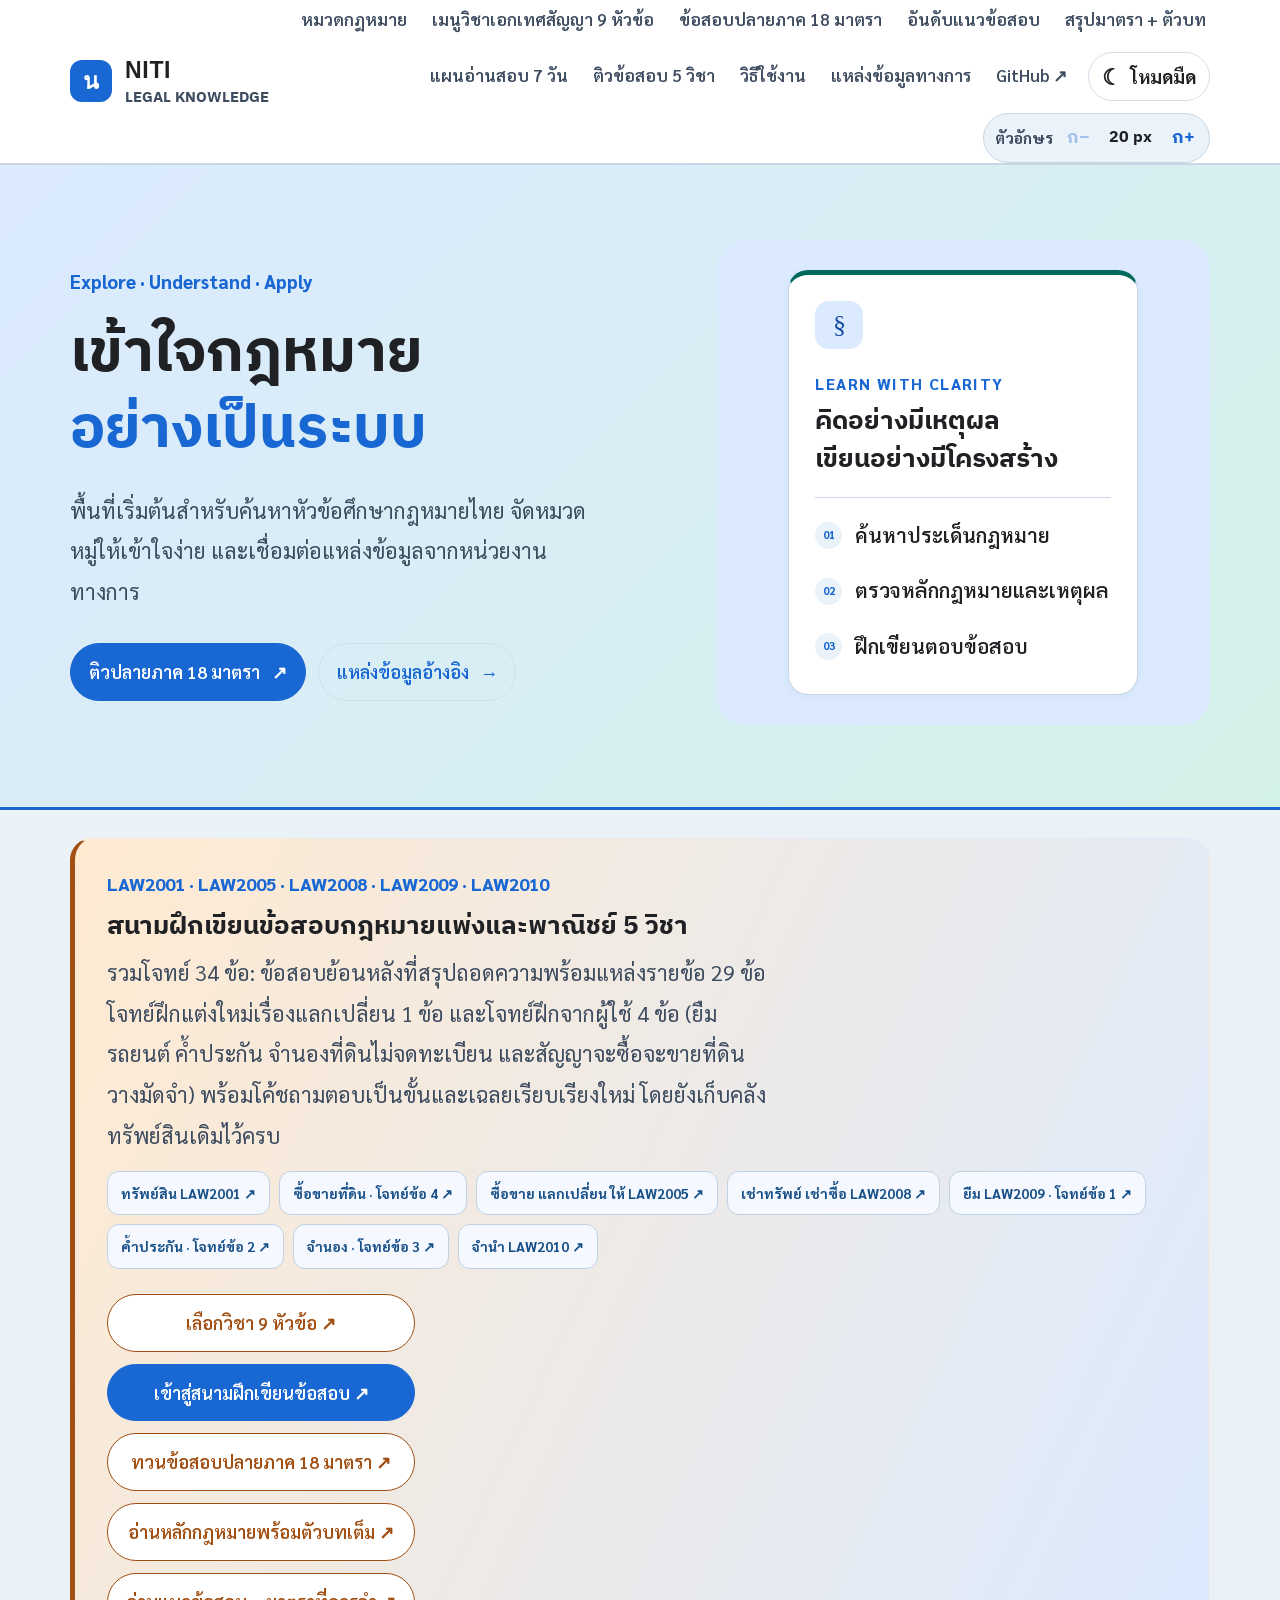
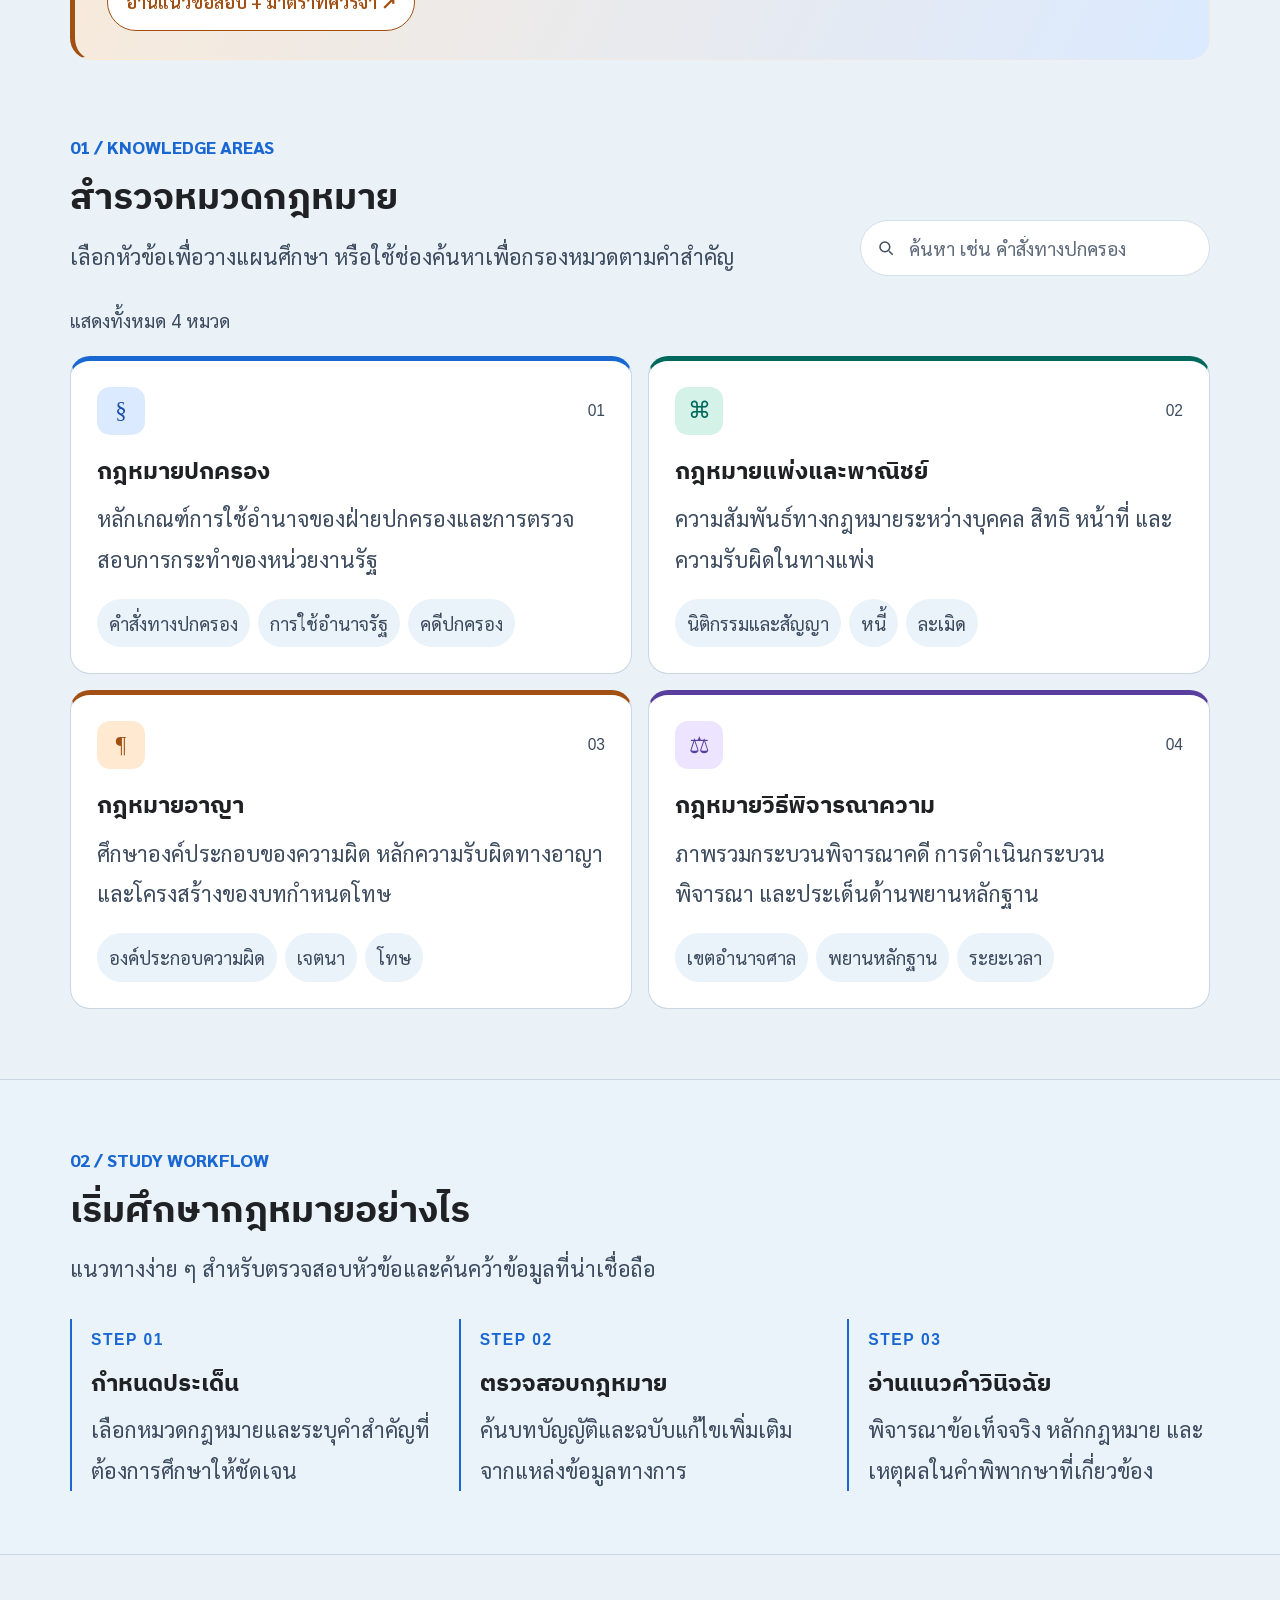
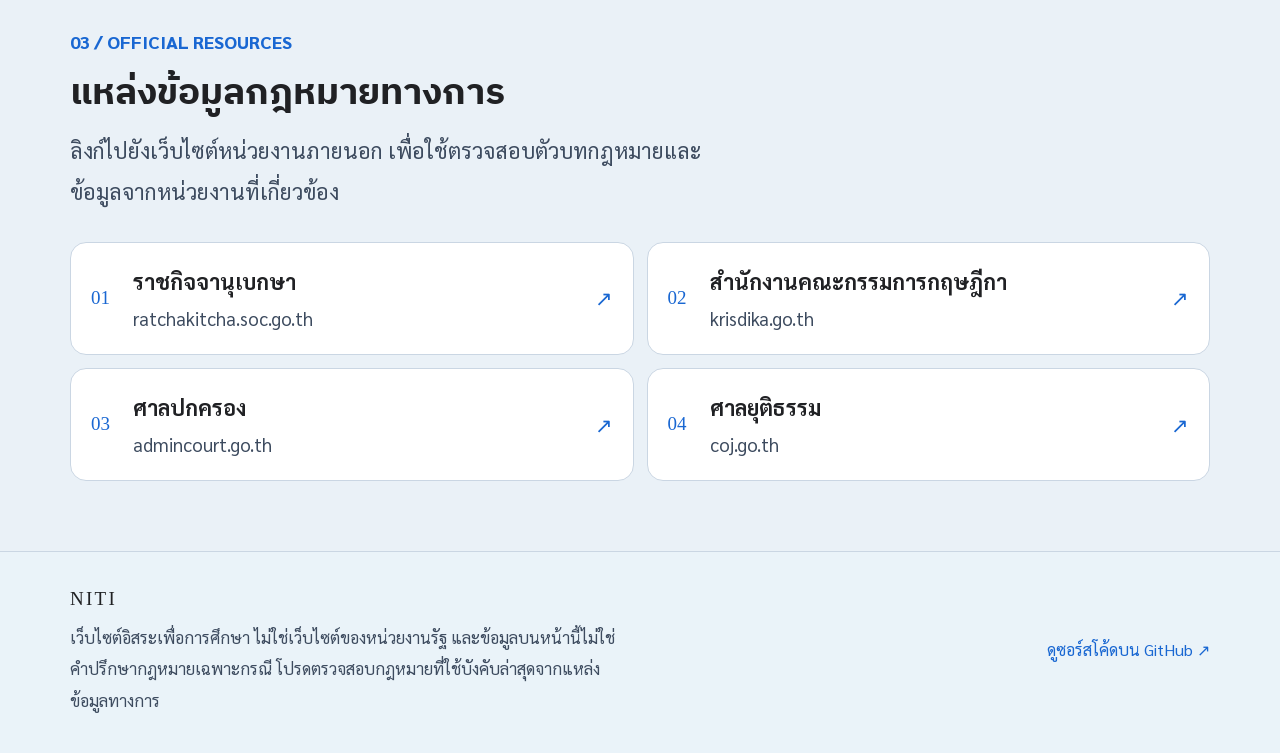
<file: index.html>
<!doctype html>
<html lang="th">
<head>
  <meta charset="utf-8">
  <meta name="viewport" content="width=device-width, initial-scale=1">
  <meta name="theme-color" content="#12243e">
  <meta name="description" content="NITI — พื้นที่รวบรวมหัวข้อศึกษากฎหมายไทย พร้อมทางลัดไปยังแหล่งข้อมูลกฎหมายจากหน่วยงานทางการ">
  <meta name="color-scheme" content="light dark">
<script>(function(){var s="normal";try{var x=localStorage.getItem("niti-font-level-v1");if(["normal","comfortable","large","extra","max"].includes(x))s=x;}catch(e){}document.documentElement.setAttribute("data-font-level",s);}());</script>
  <script>(function(){try{var v=localStorage.getItem("niti-theme-v1");var m=window.matchMedia&&window.matchMedia("(prefers-color-scheme: dark)").matches;document.documentElement.setAttribute("data-theme",v==="dark"||v!=="light"&&m?"dark":"light");}catch(e){document.documentElement.setAttribute("data-theme","light");}}());</script>

  <title>NITI — คลังความรู้กฎหมายไทย</title>
  <style>
    :root {
      --navy:#12243e; --navy-deep:#0c192c; --ink:#17283b; --muted:#617083;
      --gold:#c6a365; --gold-light:#e7d7b8; --paper:#f8f7f3; --line:#e5e5df;
      --white:#fff; --radius:19px; --shadow:0 20px 50px rgba(19,35,56,.08);
    }
    *, *::before, *::after { box-sizing:border-box }
    html { scroll-behavior:smooth }
    body { margin:0; color:var(--ink); background:var(--paper); font-family:"Noto Sans Thai","Leelawadee UI",Tahoma,sans-serif; line-height:1.65 }
    a { color:inherit; text-decoration:none }
    button, input { font:inherit }
    button { cursor:pointer }
    :focus-visible { outline:3px solid var(--gold); outline-offset:3px }
    .container { width:min(1120px,calc(100% - 44px)); margin-inline:auto }
    .skip { position:absolute; left:12px; top:-70px; background:white; padding:8px 15px; z-index:100 }
    .skip:focus { top:12px }
    header { background:var(--navy); color:#fff; border-bottom:1px solid rgba(255,255,255,.12) }
    .nav { min-height:85px; display:flex; align-items:center; justify-content:space-between; gap:24px }
    .brand { display:inline-flex; align-items:center; gap:13px; white-space:nowrap }
    .brand-mark { width:45px; height:45px; display:grid; place-items:center; font:bold 26px Georgia,serif; color:var(--gold-light); border:1.5px solid var(--gold); border-radius:12px }
    .brand strong { display:block; font:700 21px Georgia,serif; line-height:1.2; letter-spacing:.15em }
    .brand small { display:block; font-size:11px; letter-spacing:.08em; color:#afc0d2 }
    .nav-links { display:flex; flex-wrap:wrap; justify-content:flex-end; gap:12px 29px; font-size:14px; color:#dce4ed }
    .nav-links a:hover, .nav-links a:focus-visible { color:var(--gold-light) }
    .hero { color:#fff; background:radial-gradient(circle at 89% 20%,rgba(198,163,101,.11),transparent 34%),linear-gradient(135deg,#142b48,#0d1b2e); overflow:hidden }
    .hero-grid { display:grid; grid-template-columns:1.15fr .85fr; align-items:center; gap:70px; padding-block:87px 93px }
    .eyebrow { color:var(--gold-light); text-transform:uppercase; font-size:12px; letter-spacing:.23em; font-weight:700 }
    .short-rule { width:39px; height:2px; margin:24px 0; background:var(--gold) }
    h1, h2, h3, p { margin-top:0 }
    h1 { font-size:clamp(37px,5.3vw,67px); line-height:1.24; letter-spacing:-.045em; font-weight:730; margin-bottom:22px }
    h1 em { color:var(--gold-light); font-style:normal }
    .hero p { max-width:550px; color:#c1cedb; font-size:17px; margin-bottom:32px }
    .hero-actions { display:flex; flex-wrap:wrap; gap:13px }
    .btn { display:inline-flex; justify-content:center; align-items:center; gap:12px; min-height:48px; padding:10px 21px; border:1px solid transparent; border-radius:10px; font-size:14px; font-weight:700; transition:transform .2s,background .2s }
    .btn:hover { transform:translateY(-2px) }
    .btn-gold { background:var(--gold); color:#112035 }
    .btn-gold:hover { background:#d8b577 }
    .btn-ghost { border-color:#53677b; color:white }
    .btn-ghost:hover { background:rgba(255,255,255,.08) }
    .hero-art { min-height:320px; display:grid; place-items:center; position:relative; isolation:isolate }
    .hero-art::before { content:""; position:absolute; inset:2% 10%; border:1px solid rgba(220,192,140,.18); border-radius:50%; transform:rotate(-19deg) }
    .hero-art::after { content:""; position:absolute; inset:13% 0; border:1px solid rgba(220,192,140,.12); border-radius:50%; transform:rotate(22deg) }
    .art-card { position:relative; z-index:1; width:min(320px,100%); min-height:330px; padding:29px; background:linear-gradient(140deg,#203952,#14263c); box-shadow:0 28px 66px #07122277; border:1px solid rgba(221,194,148,.3); border-radius:15px; transform:rotate(3deg) }
    .art-top { display:flex; justify-content:space-between; color:var(--gold-light); font:12px Georgia,serif; letter-spacing:.12em }
    .art-line { height:1px; background:linear-gradient(90deg,var(--gold),transparent); margin:18px 0 25px }
    .scales { display:block; width:180px; height:150px; margin:0 auto 9px; stroke:var(--gold-light); fill:none; stroke-width:2.2; stroke-linecap:round; stroke-linejoin:round }
    .art-title { text-align:center; font:24px Georgia,serif; letter-spacing:.1em }
    .art-sub { text-align:center; color:#a6b5c7; font-size:12px; letter-spacing:.05em; margin-top:7px }
    section { scroll-margin-top:20px }
    .section { padding-block:85px }
    .section-heading { display:flex; flex-wrap:wrap; justify-content:space-between; align-items:end; gap:24px; margin-bottom:30px }
    .overline { color:#947243; font-size:12px; font-weight:800; letter-spacing:.13em }
    h2 { font-size:clamp(26px,3vw,38px); line-height:1.3; letter-spacing:-.03em; margin:8px 0 10px }
    .section-desc { color:var(--muted); max-width:670px; margin:0 }
    .search-box { background:white; display:flex; align-items:center; gap:12px; width:min(350px,100%); min-height:49px; padding:4px 9px 4px 16px; border:1px solid #d9dcd9; border-radius:11px; box-shadow:0 3px 12px #17283b09 }
    .search-icon { width:18px; height:18px; fill:none; stroke:#758292; stroke-width:2 }
    .search-box input { outline:0; border:0; flex:1; min-width:0; color:var(--ink); background:transparent; font-size:14px }
    .search-box:focus-within { border-color:var(--gold); box-shadow:0 0 0 3px #c6a36533 }
    .clear-search { background:transparent; border:0; border-radius:6px; color:#637287; padding:3px 8px; display:none }
    .clear-search.show { display:block }
    .result-line { font-size:13px; color:var(--muted); margin-bottom:17px }
    .cards { display:grid; grid-template-columns:repeat(2,minmax(0,1fr)); gap:18px }
    .topic { background:var(--white); border:1px solid var(--line); border-radius:var(--radius); padding:29px 28px; box-shadow:0 7px 24px #13233b08; transition:border-color .2s,transform .2s,box-shadow .2s }
    .topic:hover { border-color:#cdbb9a; box-shadow:var(--shadow); transform:translateY(-3px) }
    .topic[hidden] { display:none!important }
    .card-top { display:flex; align-items:center; justify-content:space-between; margin-bottom:20px }
    .card-icon { display:grid; place-items:center; width:48px; height:48px; background:#f7f3e9; border-radius:13px; color:#956f35; font:25px Georgia,serif }
    .card-index { color:#b3bcc5; font:15px Georgia,serif }
    h3 { font-size:20px; margin-bottom:8px }
    .topic p { min-height:46px; color:#687687; font-size:14px; margin-bottom:19px }
    .tags { display:flex; flex-wrap:wrap; gap:8px }
    .tags span { display:inline-block; color:#536578; background:#f2f5f7; padding:6px 10px; border-radius:7px; font-size:12px }
    .empty { text-align:center; padding:30px; background:white; border:1px dashed #cad0d5; border-radius:14px; color:var(--muted) }
    .empty[hidden] { display:none }
    .how { background:#edece6; padding-block:70px }
    .steps { display:grid; grid-template-columns:repeat(3,minmax(0,1fr)); gap:26px; margin-top:30px }
    .step { padding-left:19px; border-left:2px solid var(--gold) }
    .step-num { color:#9b763e; font:700 13px Georgia,serif; letter-spacing:.1em }
    .step h3 { font-size:17px; margin:11px 0 7px }
    .step p { color:#677483; font-size:14px; margin:0 }
    .resources { display:grid; grid-template-columns:repeat(2,minmax(0,1fr)); gap:13px; margin-top:30px }
    .source { display:flex; align-items:center; gap:14px; border:1px solid var(--line); background:#fff; border-radius:12px; padding:18px 20px; transition:border-color .2s,transform .2s }
    .source:hover { border-color:var(--gold); transform:translateY(-2px) }
    .source-number { color:#a78149; font:19px Georgia,serif; min-width:28px }
    .source-copy { flex:1; min-width:0 }
    .source strong, .source small { display:block }
    .source strong { font-size:15px; font-weight:700 }
    .source small { color:var(--muted); font-size:12px; word-break:break-word }
    .external { font-size:21px; color:#8b754f }
    footer { background:var(--navy-deep); color:#b9c7d4; padding:31px 0 37px }
    .footer-grid { display:flex; gap:22px; justify-content:space-between; align-items:center; flex-wrap:wrap }
    footer strong { color:#fff; letter-spacing:.12em; font:19px Georgia,serif }
    footer p { font-size:12px; max-width:550px; margin:8px 0 0 }
    footer a { font-size:13px; color:var(--gold-light) }
    .quiz-promo { display:flex;align-items:center;justify-content:space-between;gap:25px;flex-wrap:wrap;margin-top:37px;margin-bottom:-25px;padding:28px 32px;border:1px solid #e6dcc9;border-radius:17px;background:#fffaf1;box-shadow:0 12px 32px #13233b09 }
    .quiz-promo h2 { font-size:clamp(21px,3vw,29px);margin:6px 0 }
    .quiz-promo p { color:#65717c;font-size:14px;max-width:660px;margin:0 }
    .quiz-promo .btn { white-space:nowrap }
    .contract-subject-links{display:flex;flex-wrap:wrap;gap:9px;margin-top:16px}
    .contract-subject-links a{display:inline-flex;align-items:center;min-height:43px;padding:8px 13px;border:1px solid #bfd2e6;border-radius:12px;background:#f5f9ff;color:#174f88;font-size:14px;font-weight:700;text-decoration:none}
    .contract-subject-links a:hover,.contract-subject-links a:focus-visible{background:#e8f1fc;border-color:#2a68a7}
    @media (max-width:820px) {
      .hero-grid { grid-template-columns:1fr; padding-block:69px; gap:25px }
      .hero-art { min-height:280px }
      .art-card { width:265px; min-height:285px; padding:20px }
      .scales { height:124px }
      .section { padding-block:61px }
      .section-heading { align-items:stretch }
      .search-box { width:100% }
    }
    @media (max-width:600px) {
      .container { width:min(100% - 32px,1120px) }
      .nav { align-items:flex-start; flex-direction:column; gap:16px; padding-block:16px }
      .nav-links { justify-content:flex-start; gap:16px; font-size:13px }
      .hero-grid { padding-block:51px 59px }
      .hero-art { display:none }
      .hero p { font-size:15px }
      .cards,.steps,.resources { grid-template-columns:1fr }
      .topic { padding:25px 22px }
      .topic p { min-height:0 }
      .how { padding-block:53px }
      .steps { gap:22px }
      .btn { width:100% }
    }
    @media (prefers-reduced-motion:reduce) {
      html { scroll-behavior:auto }
      *,*::before,*::after { transition:none!important }
    }
  </style>
  <link rel="preconnect" href="https://fonts.googleapis.com">
  <link rel="preconnect" href="https://fonts.gstatic.com" crossorigin>
  <link href="https://fonts.googleapis.com/css2?family=IBM+Plex+Sans+Thai:wght@400;500;600;700&amp;family=Sarabun:wght@400;500;600;700&amp;display=swap" rel="stylesheet">
  <link rel="stylesheet" href="./theme.css">
<link rel="stylesheet" href="./statute-reader.css?v=20261018b">
<link rel="stylesheet" href="./statute-illustration.css?v=20261016c">
<link rel="stylesheet" href="./statute-autolink.css?v=20261017a">
</head>
<body class="home-page">
  <a class="skip" href="#main">ข้ามไปยังเนื้อหาหลัก</a>
  <header>
    <nav class="nav container" aria-label="เมนูหลัก">
      <a class="brand" href="#home" aria-label="NITI หน้าหลัก">
        <span class="brand-mark" aria-hidden="true">น</span>
        <span><strong>NITI</strong><small>LEGAL KNOWLEDGE</small></span>
      </a>
      <div class="nav-links">
        <a href="#topics">หมวดกฎหมาย</a>
        <a href="./subjects.html">เมนูวิชาเอกเทศสัญญา 9 หัวข้อ</a>
        <a href="./final-exam.html">ข้อสอบปลายภาค 18 มาตรา</a>
         <a href="./study.html#ranking">อันดับแนวข้อสอบ</a>
        <a href="./study.html#statute-notes">สรุปมาตรา + ตัวบท</a>
        <a href="./study.html">แผนอ่านสอบ 7 วัน</a>
        <a href="./quiz.html">ติวข้อสอบ 5 วิชา</a>
        <a href="#how-to">วิธีใช้งาน</a>
        <a href="#sources">แหล่งข้อมูลทางการ</a>
        <a href="https://github.com/chakritago/niti" target="_blank" rel="noopener noreferrer">GitHub ↗</a>
        <button id="theme-toggle" class="theme-toggle" type="button" aria-label="เปลี่ยนธีม" aria-pressed="false"><span class="theme-toggle-icon" aria-hidden="true">☾</span><span class="theme-toggle-label">โหมดมืด</span></button>
        <div class="font-controls" role="group" aria-label="ปรับขนาดตัวอักษรเพื่อให้อ่านได้สบายตา">
          <span class="font-label">ตัวอักษร</span>
          <button id="font-decrease" class="font-button" type="button" aria-label="ลดขนาดตัวอักษร" title="ลดขนาดตัวอักษร">ก−</button>
          <output id="font-current" class="font-current" for="font-decrease font-increase" aria-live="polite">20 px</output>
          <button id="font-increase" class="font-button" type="button" aria-label="เพิ่มขนาดตัวอักษร" title="เพิ่มขนาดตัวอักษร">ก+</button>
        </div>
      </div>
    </nav>
  </header>
  <main id="main">
    <section class="hero" id="home" aria-labelledby="hero-title">
      <div class="container hero-grid">
        <div>
          <div class="eyebrow">Explore · Understand · Apply</div>
          <div class="short-rule" aria-hidden="true"></div>
          <h1 id="hero-title">เข้าใจกฎหมาย<br><em>อย่างเป็นระบบ</em></h1>
          <p>พื้นที่เริ่มต้นสำหรับค้นหาหัวข้อศึกษากฎหมายไทย จัดหมวดหมู่ให้เข้าใจง่าย และเชื่อมต่อแหล่งข้อมูลจากหน่วยงานทางการ</p>
          <div class="hero-actions">
            <a class="btn btn-gold" href="./final-exam.html">ติวปลายภาค 18 มาตรา <span aria-hidden="true">↗</span></a>
            <a class="btn btn-ghost" href="#sources">แหล่งข้อมูลอ้างอิง <span aria-hidden="true">→</span></a>
          </div>
        </div>
        <div class="hero-art" aria-label="ขั้นตอนการเรียนรู้กฎหมายสามขั้น">
          <div class="study-card">
            <div class="study-icon" aria-hidden="true">§</div>
            <div class="study-overline">LEARN WITH CLARITY</div>
            <h2>คิดอย่างมีเหตุผล<br>เขียนอย่างมีโครงสร้าง</h2>
            <div class="study-steps">
              <div class="study-step"><span>01</span>ค้นหาประเด็นกฎหมาย</div>
              <div class="study-step"><span>02</span>ตรวจหลักกฎหมายและเหตุผล</div>
              <div class="study-step"><span>03</span>ฝึกเขียนตอบข้อสอบ</div>
            </div>
          </div>
        </div>
      </div>
    </section>
    <section class="container quiz-promo" aria-labelledby="promo-title">
      <div>
        <div class="overline">LAW2001 · LAW2005 · LAW2008 · LAW2009 · LAW2010</div>
        <h2 id="promo-title">สนามฝึกเขียนข้อสอบกฎหมายแพ่งและพาณิชย์ 5 วิชา</h2>
        <p>รวมโจทย์ 34 ข้อ: ข้อสอบย้อนหลังที่สรุปถอดความพร้อมแหล่งรายข้อ 29 ข้อ โจทย์ฝึกแต่งใหม่เรื่องแลกเปลี่ยน 1 ข้อ และโจทย์ฝึกจากผู้ใช้ 4 ข้อ (ยืมรถยนต์ ค้ำประกัน จำนองที่ดินไม่จดทะเบียน และสัญญาจะซื้อจะขายที่ดินวางมัดจำ) พร้อมโค้ชถามตอบเป็นขั้นและเฉลยเรียบเรียงใหม่ โดยยังเก็บคลังทรัพย์สินเดิมไว้ครบ</p>
        <div class="contract-subject-links" role="group" aria-label="เลือกวิชาเพื่อฝึกข้อสอบ"><a href="./quiz.html?subject=LAW2001">ทรัพย์สิน LAW2001 ↗</a><a href="./subjects.html#land-sale-problem">ซื้อขายที่ดิน · โจทย์ข้อ 4 ↗</a><a href="./quiz.html?subject=LAW2005">ซื้อขาย แลกเปลี่ยน ให้ LAW2005 ↗</a><a href="./quiz.html?subject=LAW2008">เช่าทรัพย์ เช่าซื้อ LAW2008 ↗</a><a href="./subjects.html#subject-loan">ยืม LAW2009 · โจทย์ข้อ 1 ↗</a><a href="./subjects.html#surety-problem">ค้ำประกัน · โจทย์ข้อ 2 ↗</a><a href="./subjects.html#mortgage-problem">จำนอง · โจทย์ข้อ 3 ↗</a><a href="./quiz.html?subject=LAW2010">จำนำ LAW2010 ↗</a></div>
      </div>
      <div class="home-cta-stack"><a class="btn btn-ghost" href="./subjects.html">เลือกวิชา 9 หัวข้อ ↗</a><a class="btn btn-gold" href="./quiz.html">เข้าสู่สนามฝึกเขียนข้อสอบ ↗</a><a class="btn btn-ghost" href="./final-exam.html">ทวนข้อสอบปลายภาค 18 มาตรา ↗</a><a class="btn btn-ghost" href="./study.html#statute-notes">อ่านหลักกฎหมายพร้อมตัวบทเต็ม ↗</a>
        <a class="btn btn-ghost" href="./study.html">อ่านแนวข้อสอบ + มาตราที่ควรจำ ↗</a></div>
    </section>
    <section class="section container" id="topics" aria-labelledby="topics-title">
      <div class="section-heading">
        <div>
          <div class="overline">01 / KNOWLEDGE AREAS</div>
          <h2 id="topics-title">สำรวจหมวดกฎหมาย</h2>
          <p class="section-desc">เลือกหัวข้อเพื่อวางแผนศึกษา หรือใช้ช่องค้นหาเพื่อกรองหมวดตามคำสำคัญ</p>
        </div>
        <label class="search-box" for="topic-search">
          <svg class="search-icon" viewBox="0 0 24 24" aria-hidden="true"><circle cx="10.5" cy="10.5" r="6.5"></circle><path d="m16 16 5 5"></path></svg>
          <input id="topic-search" type="search" placeholder="ค้นหา เช่น คำสั่งทางปกครอง" autocomplete="off">
          <button class="clear-search" id="clear-search" type="button" aria-label="ล้างคำค้น">✕</button>
        </label>
      </div>
      <p class="result-line" id="result-count" role="status" aria-live="polite">แสดงทั้งหมด 4 หมวด</p>
      <div class="cards" id="topic-cards">
        <article class="topic" data-search="กฎหมายปกครอง คำสั่งทางปกครอง การใช้อำนาจรัฐ ศาลปกครอง คดีปกครอง หน่วยงานรัฐ">
          <div class="card-top"><span class="card-icon" aria-hidden="true">§</span><span class="card-index">01</span></div>
          <h3>กฎหมายปกครอง</h3>
          <p>หลักเกณฑ์การใช้อำนาจของฝ่ายปกครองและการตรวจสอบการกระทำของหน่วยงานรัฐ</p>
          <div class="tags"><span>คำสั่งทางปกครอง</span><span>การใช้อำนาจรัฐ</span><span>คดีปกครอง</span></div>
        </article>
        <article class="topic" data-search="กฎหมายแพ่งและพาณิชย์ นิติกรรม สัญญา หนี้ ละเมิด ทรัพย์สิน">
          <div class="card-top"><span class="card-icon" aria-hidden="true">⌘</span><span class="card-index">02</span></div>
          <h3>กฎหมายแพ่งและพาณิชย์</h3>
          <p>ความสัมพันธ์ทางกฎหมายระหว่างบุคคล สิทธิ หน้าที่ และความรับผิดในทางแพ่ง</p>
          <div class="tags"><span>นิติกรรมและสัญญา</span><span>หนี้</span><span>ละเมิด</span></div>
        </article>
        <article class="topic" data-search="กฎหมายอาญา ความผิด องค์ประกอบความผิด เจตนา โทษ อาญา">
          <div class="card-top"><span class="card-icon" aria-hidden="true">¶</span><span class="card-index">03</span></div>
          <h3>กฎหมายอาญา</h3>
          <p>ศึกษาองค์ประกอบของความผิด หลักความรับผิดทางอาญา และโครงสร้างของบทกำหนดโทษ</p>
          <div class="tags"><span>องค์ประกอบความผิด</span><span>เจตนา</span><span>โทษ</span></div>
        </article>
        <article class="topic" data-search="กฎหมายวิธีพิจารณาความ เขตอำนาจศาล คู่ความ พยานหลักฐาน ระยะเวลา ฟ้องร้อง">
          <div class="card-top"><span class="card-icon" aria-hidden="true">⚖</span><span class="card-index">04</span></div>
          <h3>กฎหมายวิธีพิจารณาความ</h3>
          <p>ภาพรวมกระบวนพิจารณาคดี การดำเนินกระบวนพิจารณา และประเด็นด้านพยานหลักฐาน</p>
          <div class="tags"><span>เขตอำนาจศาล</span><span>พยานหลักฐาน</span><span>ระยะเวลา</span></div>
        </article>
      </div>
      <p class="empty" id="empty-state" hidden>ไม่พบหมวดที่ตรงกับคำค้น ลองใช้คำอื่น เช่น “สัญญา” หรือ “ศาล”</p>
    </section>
    <section class="how" id="how-to" aria-labelledby="how-title">
      <div class="container">
        <div class="overline">02 / STUDY WORKFLOW</div>
        <h2 id="how-title">เริ่มศึกษากฎหมายอย่างไร</h2>
        <p class="section-desc">แนวทางง่าย ๆ สำหรับตรวจสอบหัวข้อและค้นคว้าข้อมูลที่น่าเชื่อถือ</p>
        <div class="steps">
          <div class="step"><span class="step-num">STEP 01</span><h3>กำหนดประเด็น</h3><p>เลือกหมวดกฎหมายและระบุคำสำคัญที่ต้องการศึกษาให้ชัดเจน</p></div>
          <div class="step"><span class="step-num">STEP 02</span><h3>ตรวจสอบกฎหมาย</h3><p>ค้นบทบัญญัติและฉบับแก้ไขเพิ่มเติมจากแหล่งข้อมูลทางการ</p></div>
          <div class="step"><span class="step-num">STEP 03</span><h3>อ่านแนวคำวินิจฉัย</h3><p>พิจารณาข้อเท็จจริง หลักกฎหมาย และเหตุผลในคำพิพากษาที่เกี่ยวข้อง</p></div>
        </div>
      </div>
    </section>
    <section class="section container" id="sources" aria-labelledby="sources-title">
      <div class="overline">03 / OFFICIAL RESOURCES</div>
      <h2 id="sources-title">แหล่งข้อมูลกฎหมายทางการ</h2>
      <p class="section-desc">ลิงก์ไปยังเว็บไซต์หน่วยงานภายนอก เพื่อใช้ตรวจสอบตัวบทกฎหมายและข้อมูลจากหน่วยงานที่เกี่ยวข้อง</p>
      <div class="resources">
        <a class="source" href="https://ratchakitcha.soc.go.th/" target="_blank" rel="noopener noreferrer"><span class="source-number">01</span><span class="source-copy"><strong>ราชกิจจานุเบกษา</strong><small>ratchakitcha.soc.go.th</small></span><span class="external" aria-hidden="true">↗</span></a>
        <a class="source" href="https://www.krisdika.go.th/" target="_blank" rel="noopener noreferrer"><span class="source-number">02</span><span class="source-copy"><strong>สำนักงานคณะกรรมการกฤษฎีกา</strong><small>krisdika.go.th</small></span><span class="external" aria-hidden="true">↗</span></a>
        <a class="source" href="https://www.admincourt.go.th/" target="_blank" rel="noopener noreferrer"><span class="source-number">03</span><span class="source-copy"><strong>ศาลปกครอง</strong><small>admincourt.go.th</small></span><span class="external" aria-hidden="true">↗</span></a>
        <a class="source" href="https://www.coj.go.th/" target="_blank" rel="noopener noreferrer"><span class="source-number">04</span><span class="source-copy"><strong>ศาลยุติธรรม</strong><small>coj.go.th</small></span><span class="external" aria-hidden="true">↗</span></a>
      </div>
    </section>
  </main>
  <footer>
    <div class="container footer-grid">
      <div><strong>NITI</strong><p>เว็บไซต์อิสระเพื่อการศึกษา ไม่ใช่เว็บไซต์ของหน่วยงานรัฐ และข้อมูลบนหน้านี้ไม่ใช่คำปรึกษากฎหมายเฉพาะกรณี โปรดตรวจสอบกฎหมายที่ใช้บังคับล่าสุดจากแหล่งข้อมูลทางการ</p></div>
      <a href="https://github.com/chakritago/niti" target="_blank" rel="noopener noreferrer">ดูซอร์สโค้ดบน GitHub ↗</a>
    </div>
  </footer>
  <script>
    (function () {
      "use strict";
      var search = document.getElementById("topic-search");
      var cards = Array.from(document.querySelectorAll(".topic"));
      var count = document.getElementById("result-count");
      var empty = document.getElementById("empty-state");
      var clear = document.getElementById("clear-search");
      function filter() {
        var q = search.value.trim().toLocaleLowerCase("th");
        var shown = 0;
        cards.forEach(function (card) {
          var haystack = (card.dataset.search + " " + card.textContent).toLocaleLowerCase("th");
          var match = !q || haystack.includes(q);
          card.hidden = !match;
          if (match) shown += 1;
        });
        count.textContent = q ? "พบ " + shown + " จาก " + cards.length + " หมวด" : "แสดงทั้งหมด " + cards.length + " หมวด";
        empty.hidden = shown !== 0;
        clear.classList.toggle("show", !!q);
      }
      search.addEventListener("input", filter);
      clear.addEventListener("click", function () { search.value = ""; filter(); search.focus(); });
      filter();
    }());
  </script>
  <script src="./statute-sources.js"></script>
<script src="./statute-paragraphs.js?v=20261017c"></script>
<script src="./statute-notes.js"></script>
<script src="./statute-notes-extra.js"></script>
<script src="./surety-statute-notes.js?v=20261016a"></script>
<script src="./statute-exam-keywords.js?v=20261018b"></script>
<script src="./final-exam.js?v=20261018a"></script>
<script src="./statute-diorama-data.js"></script>
<script src="./statute-illustration.js?v=20261015g"></script>
<script src="./statute-reader.js?v=20261018a"></script>
<script src="./statute-autolink.js?v=20261017c"></script>
<script src="./theme.js"></script>
</body>
</html>
</file>
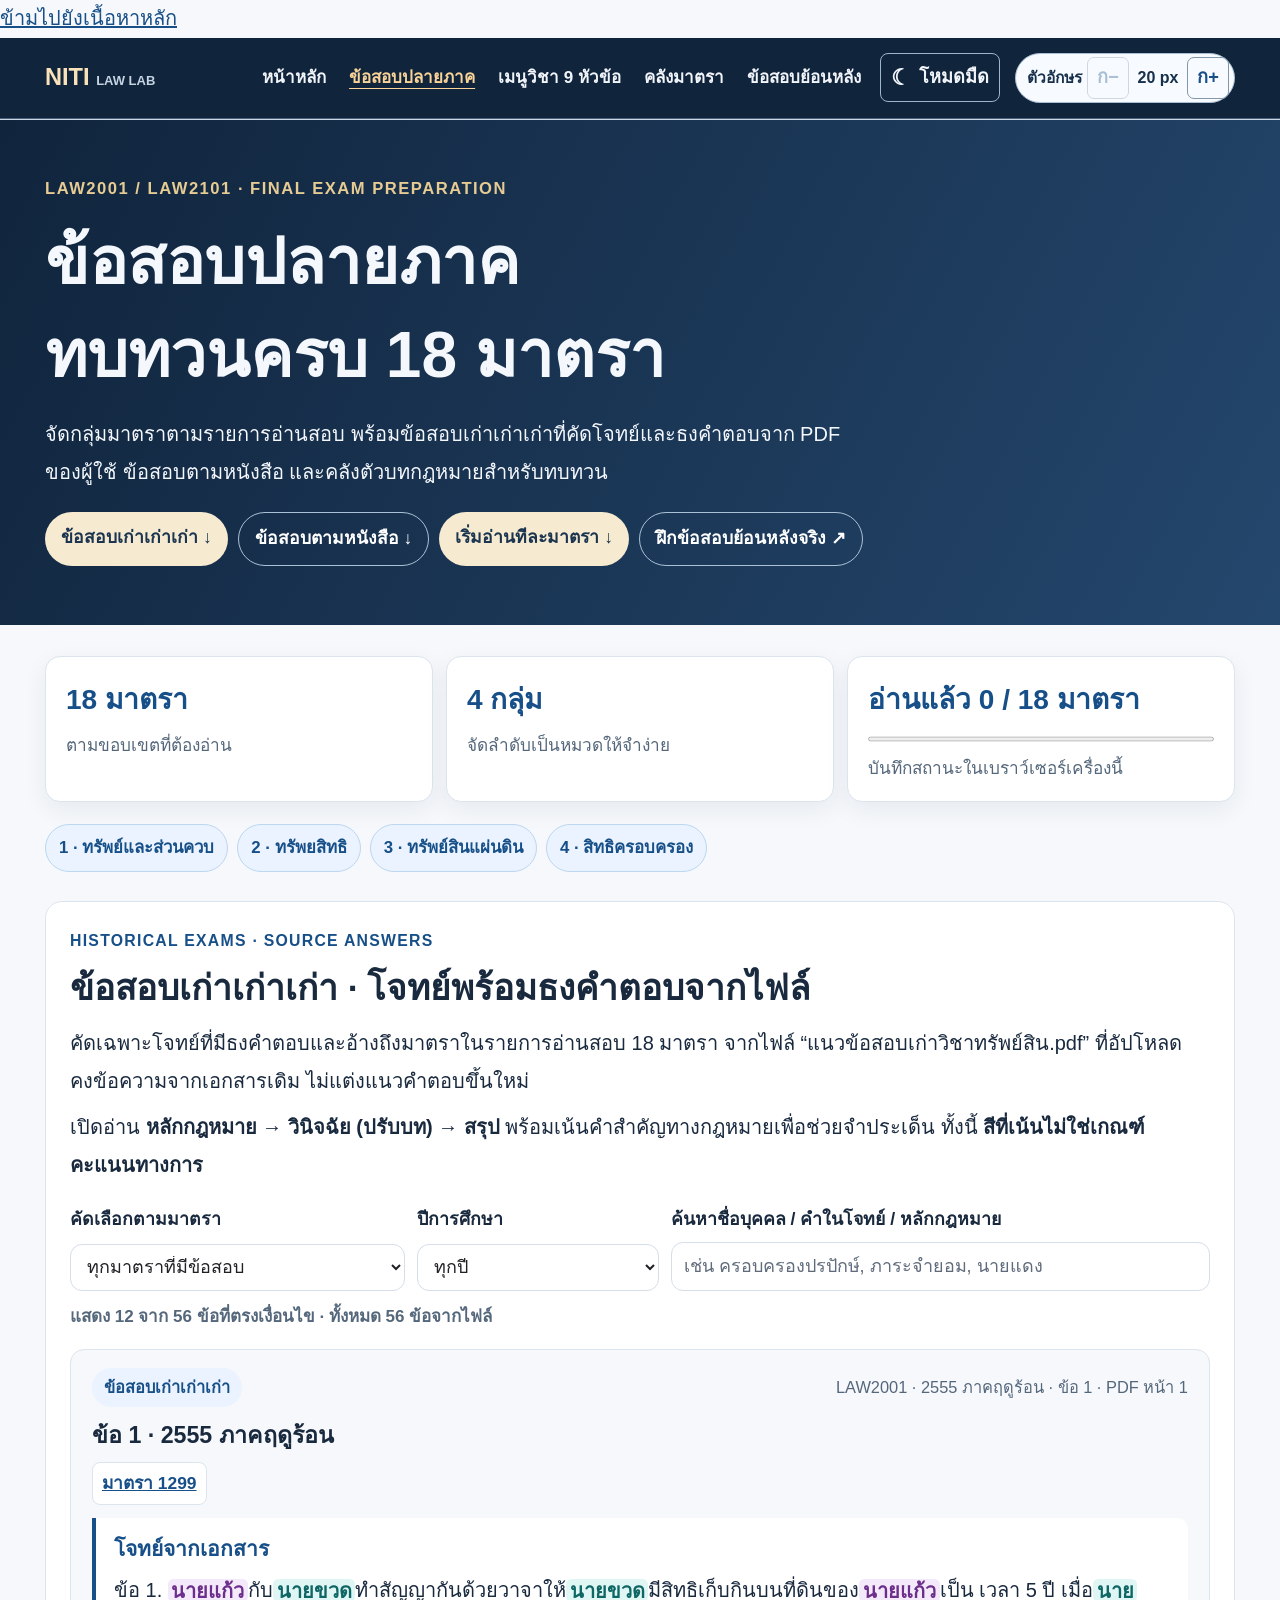
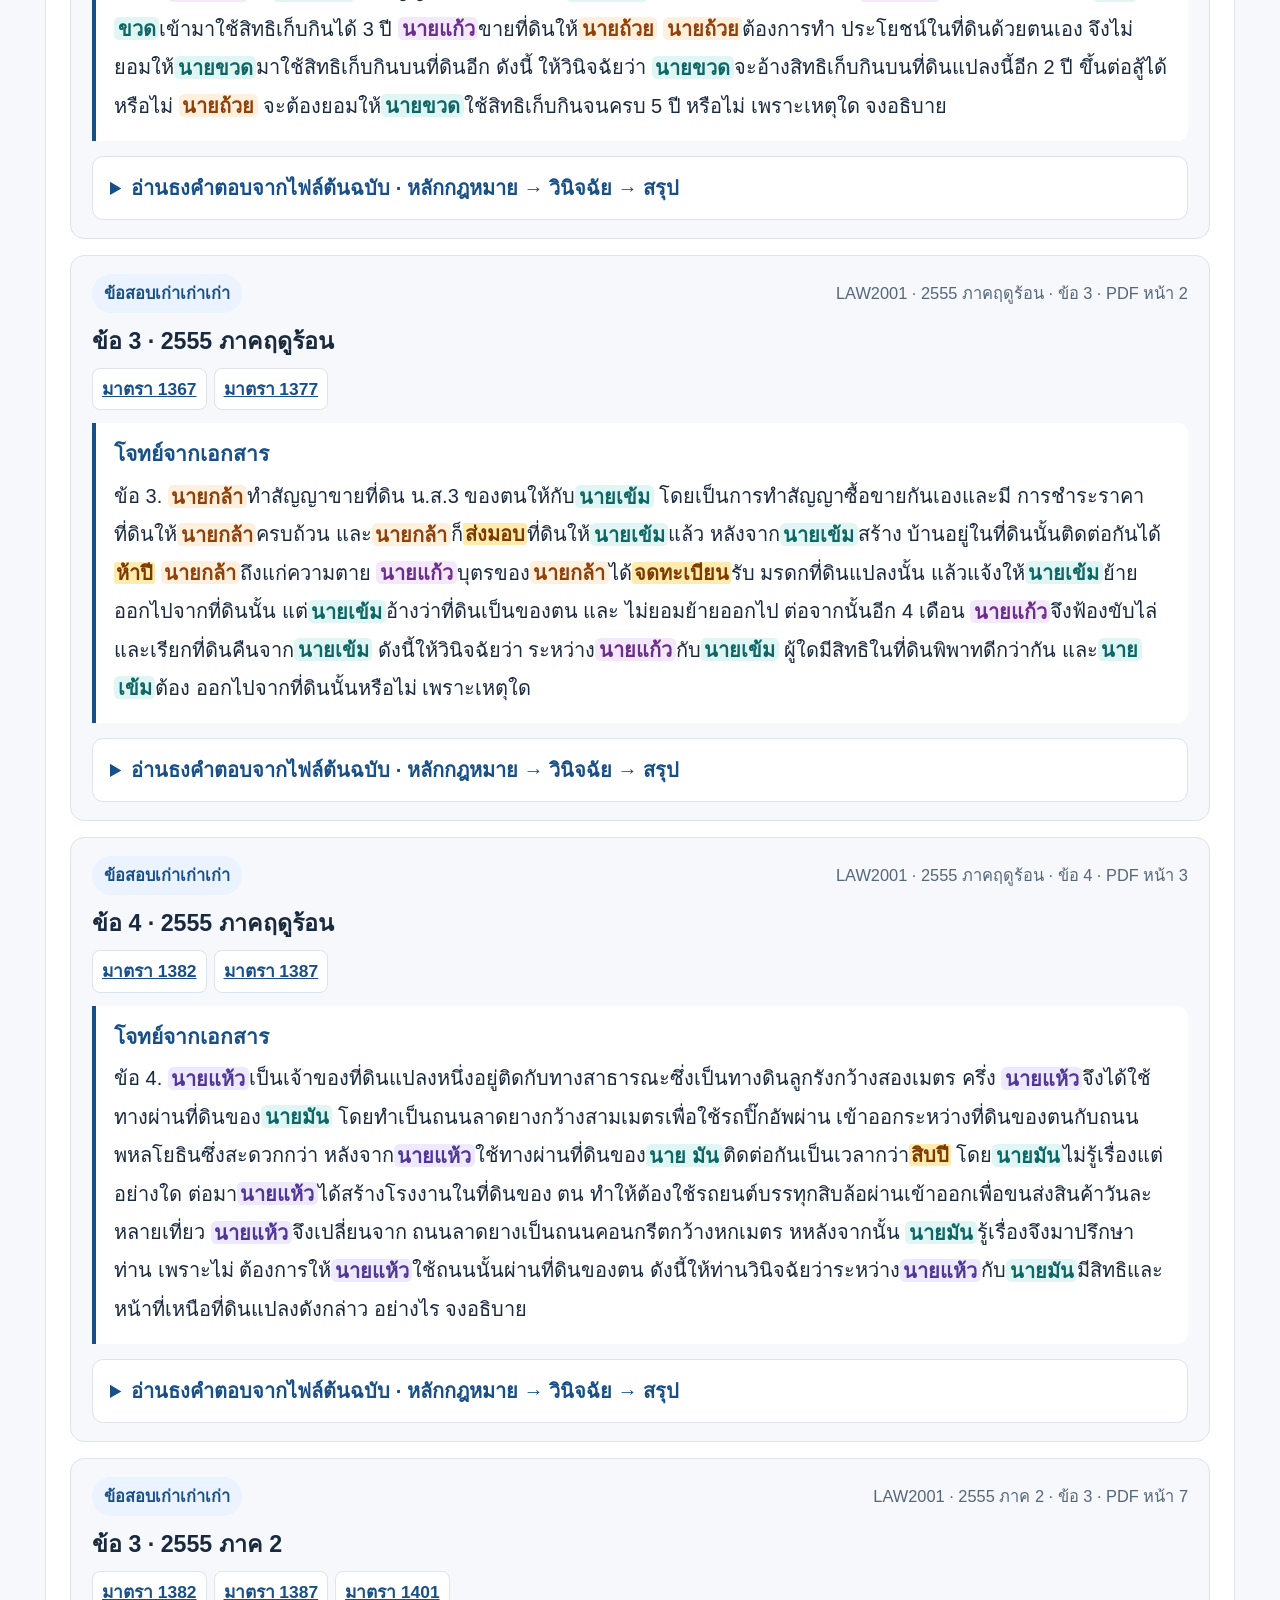
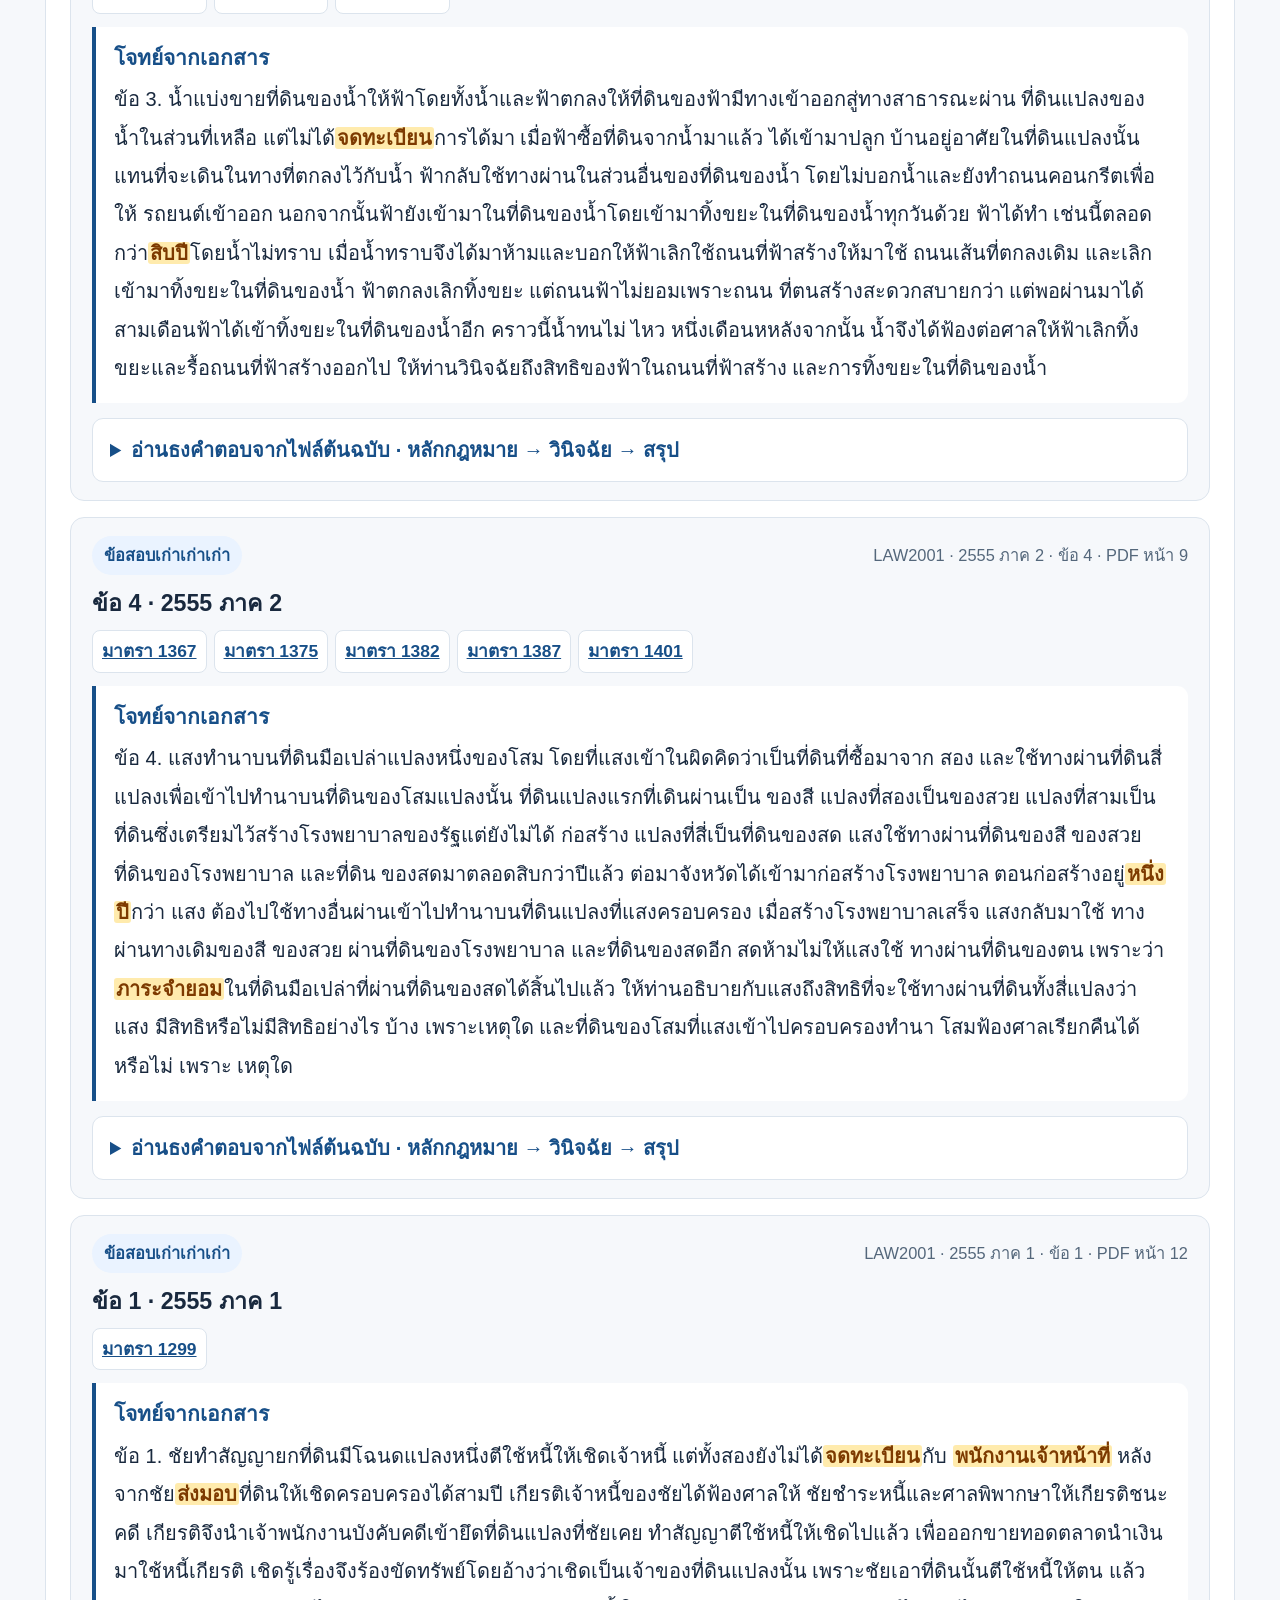
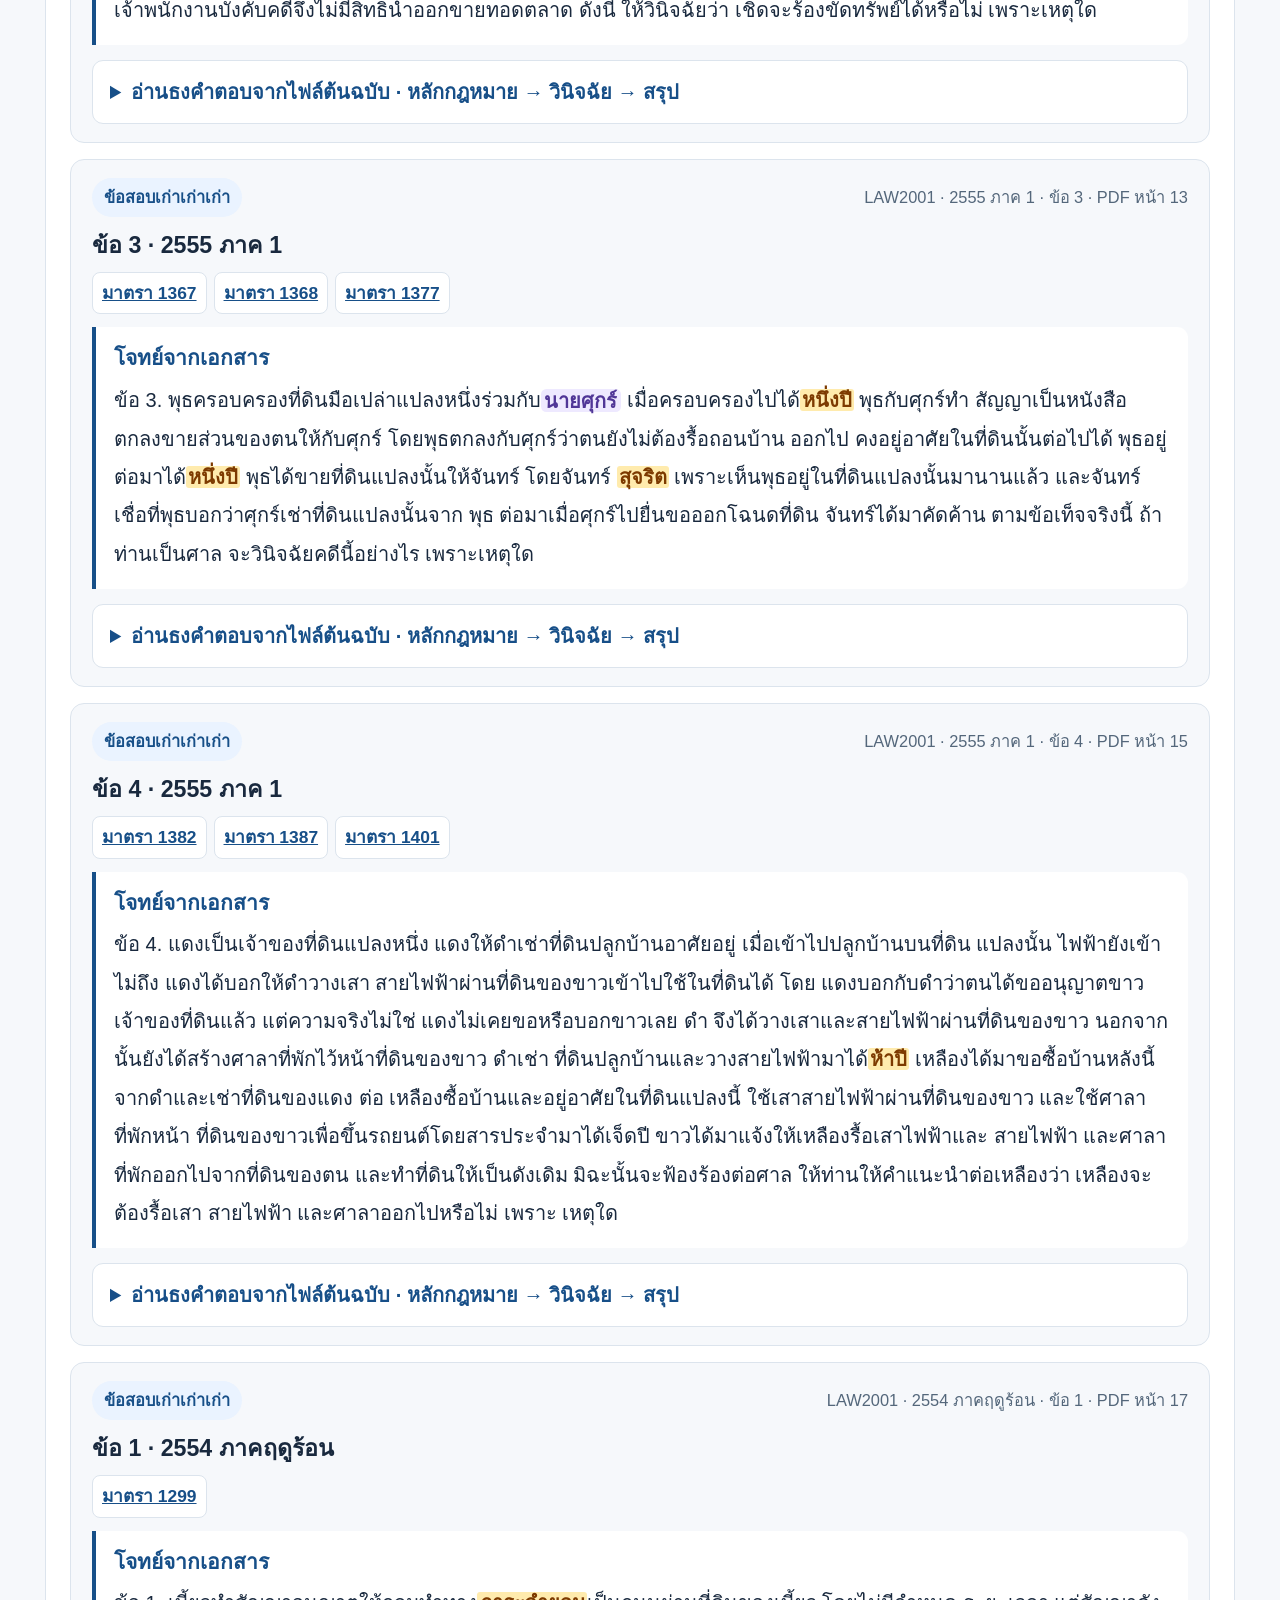
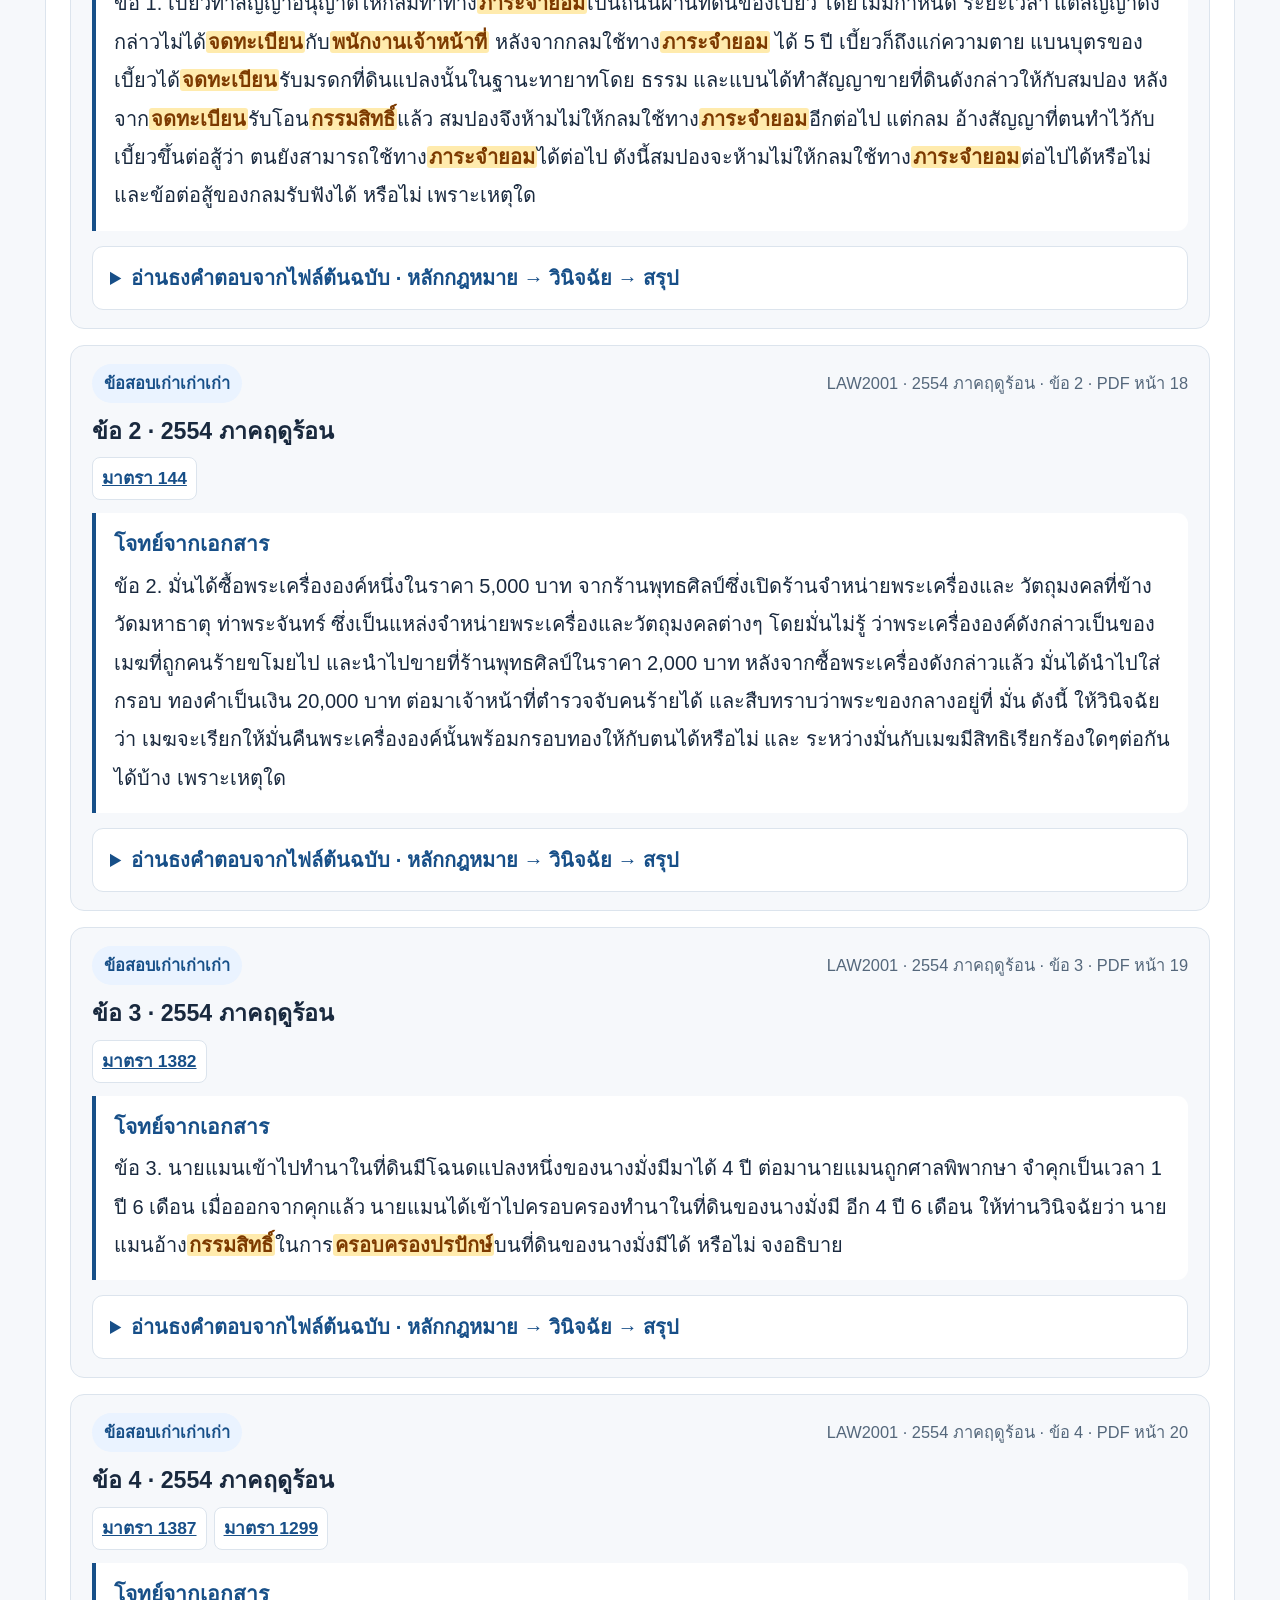
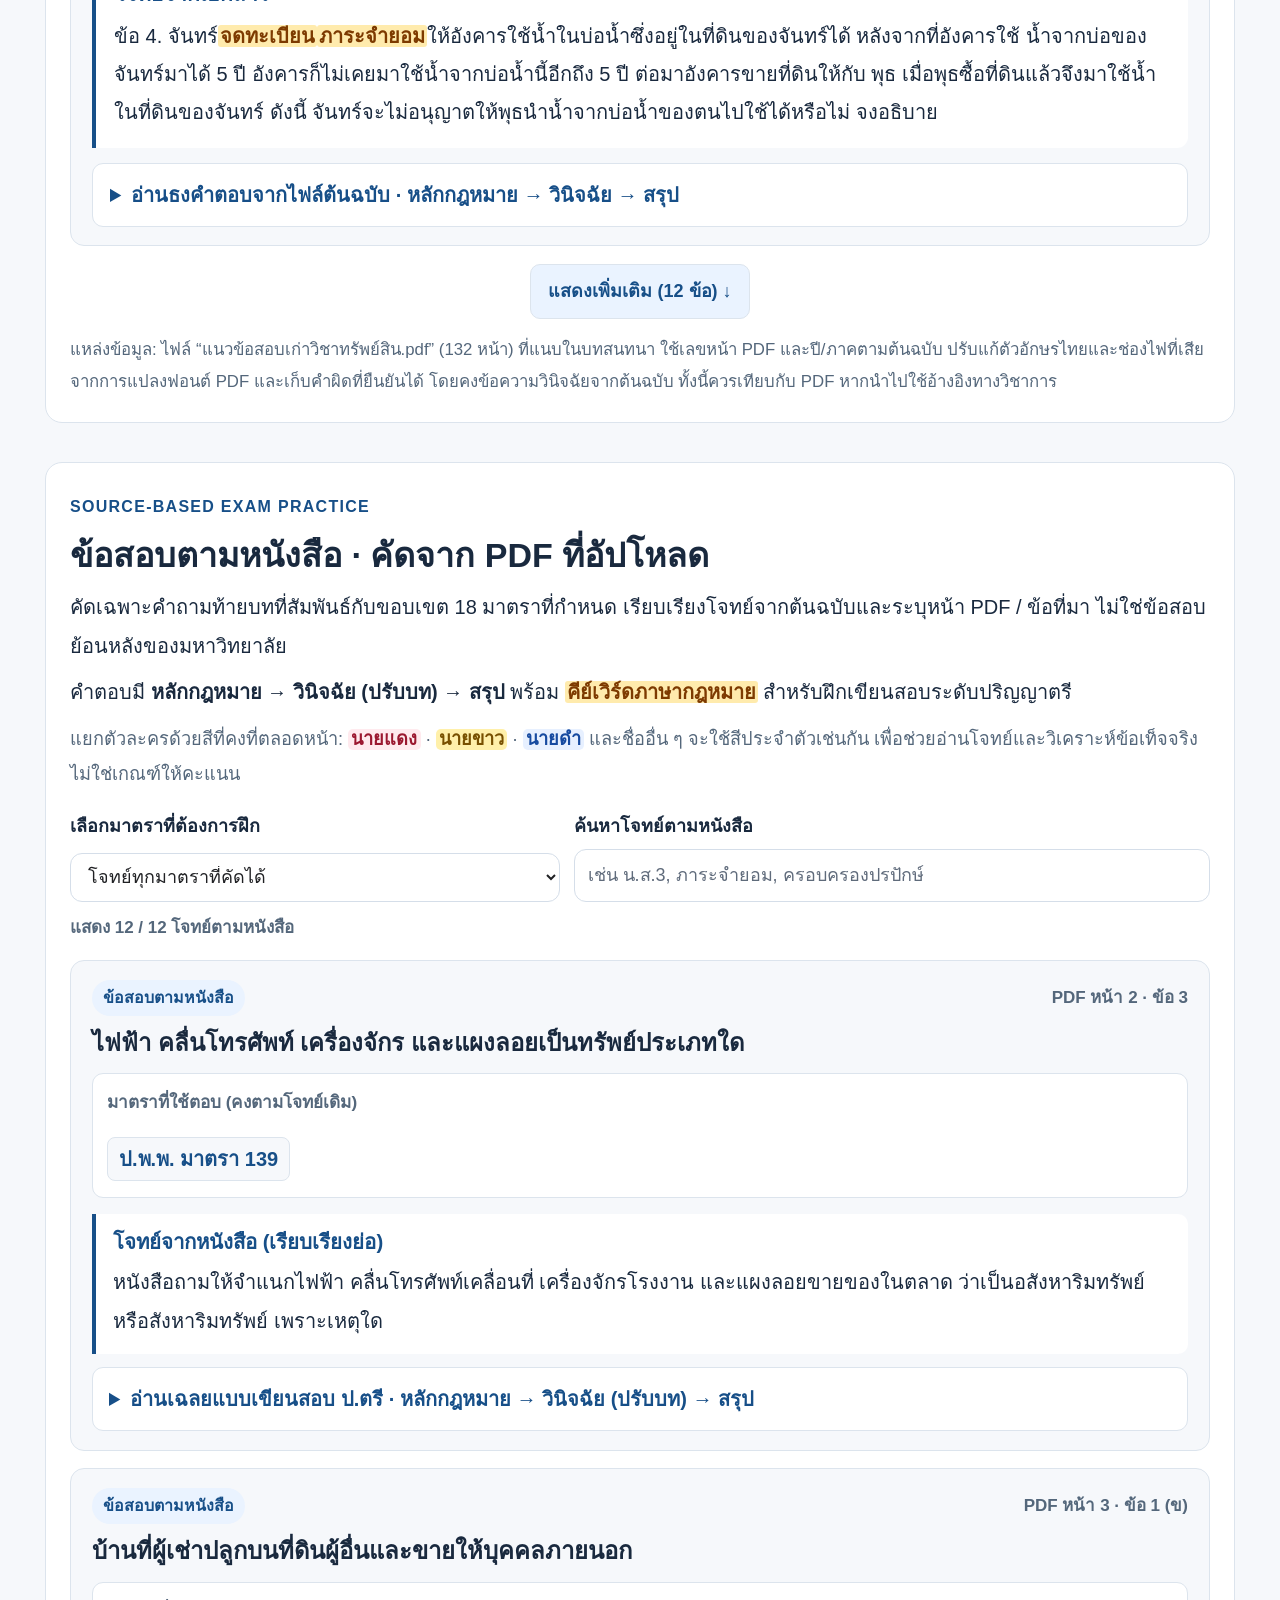
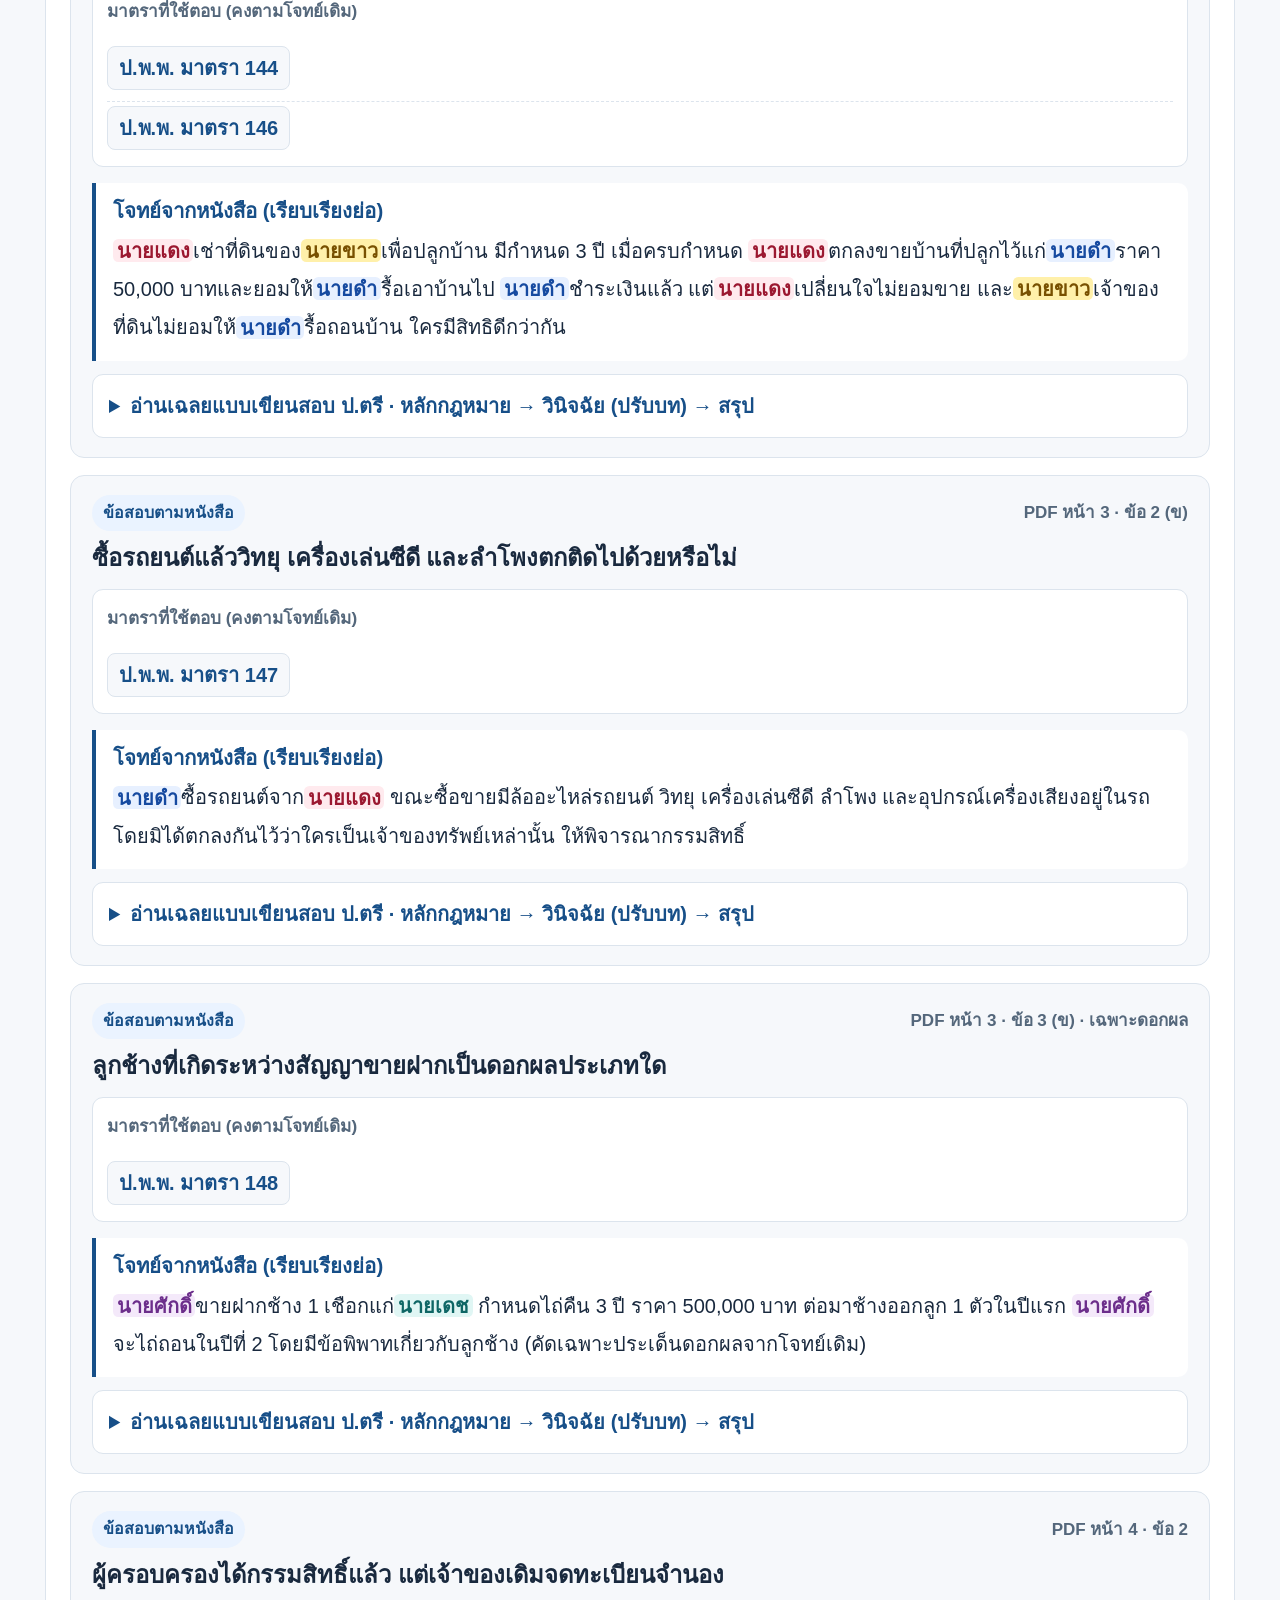
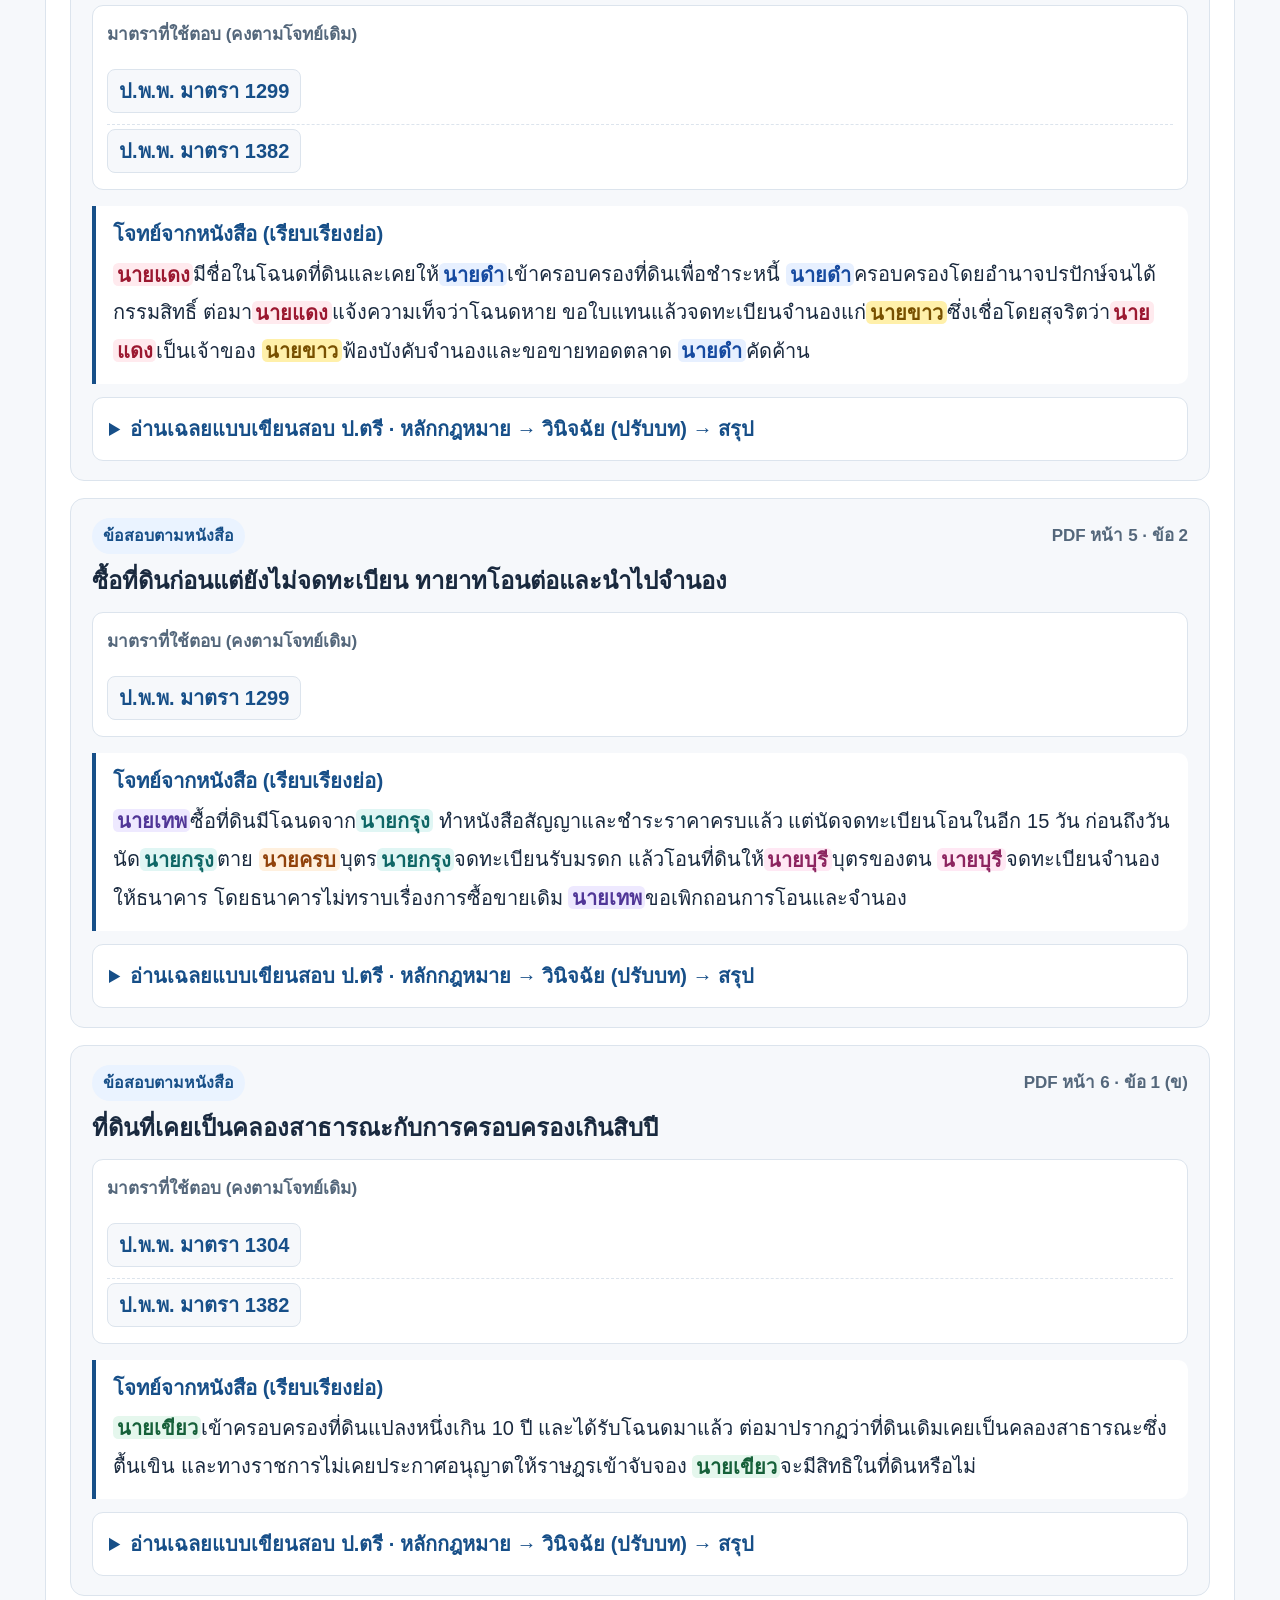
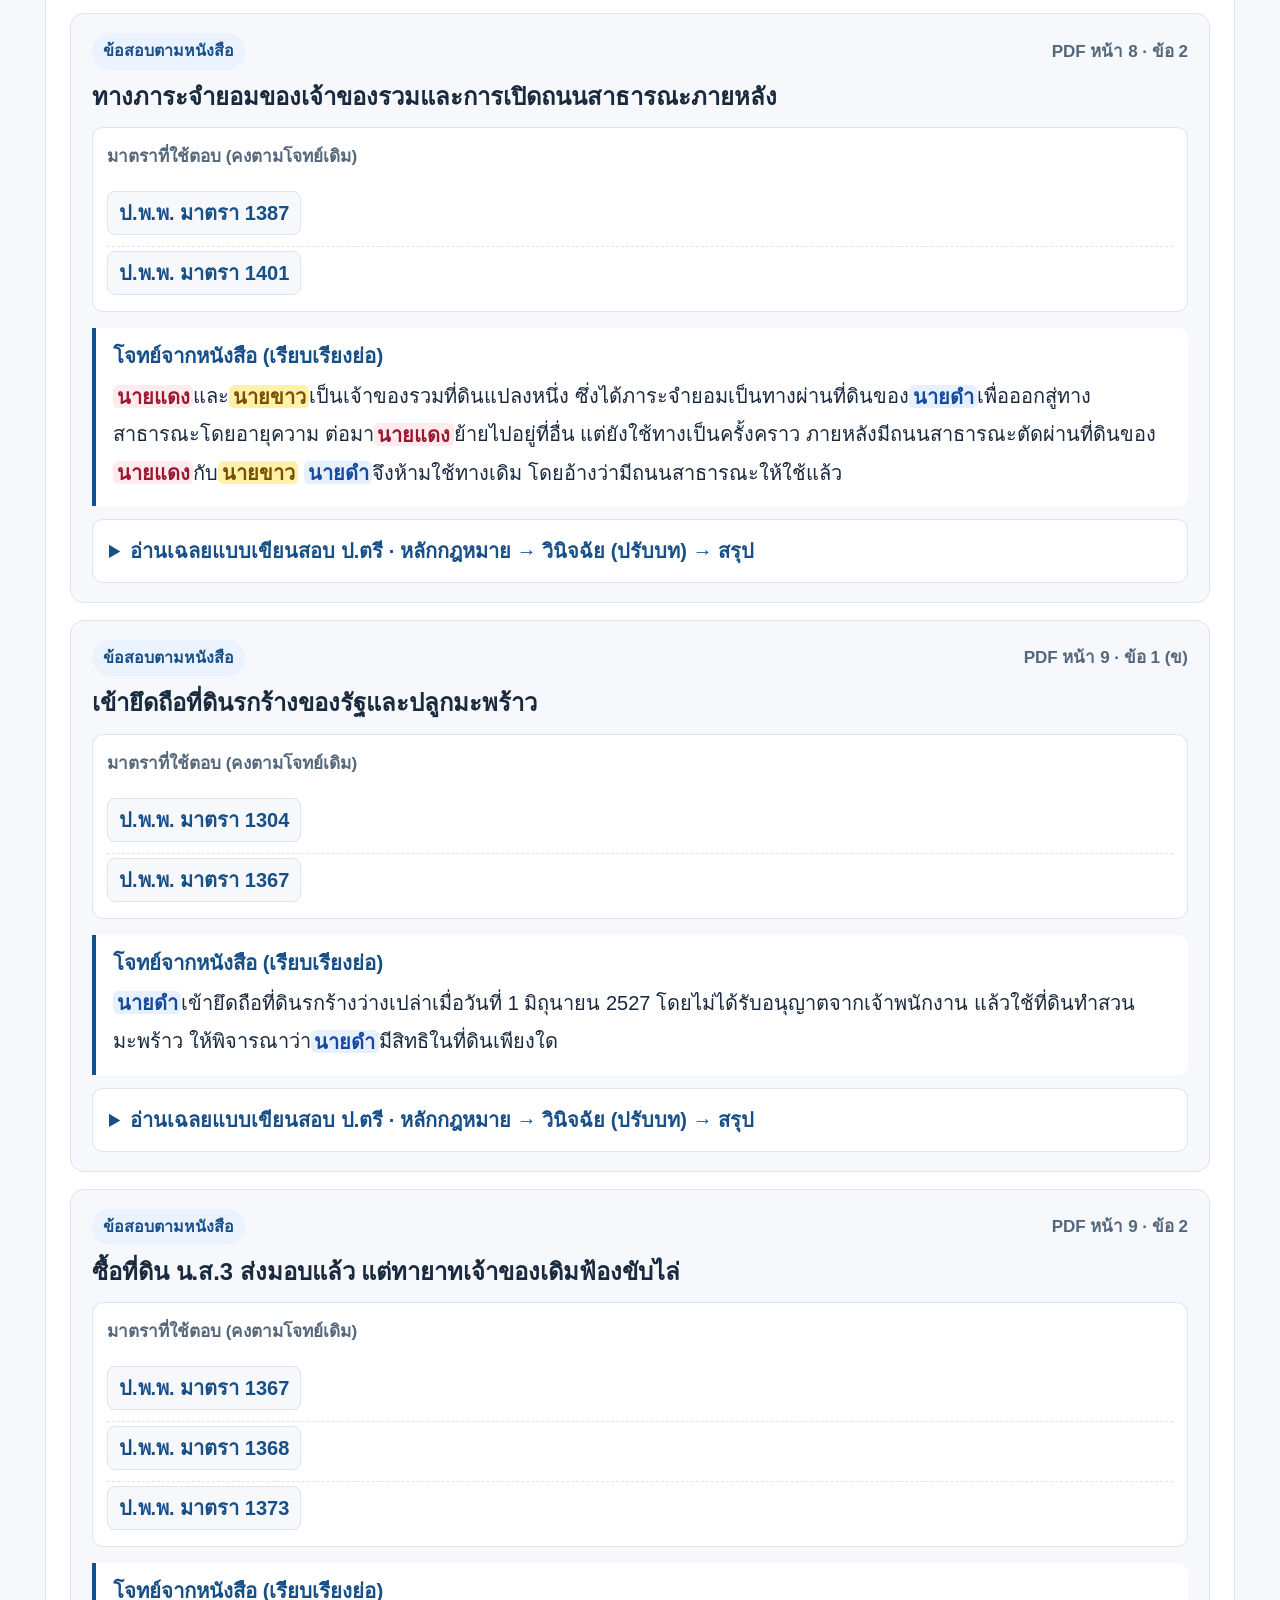
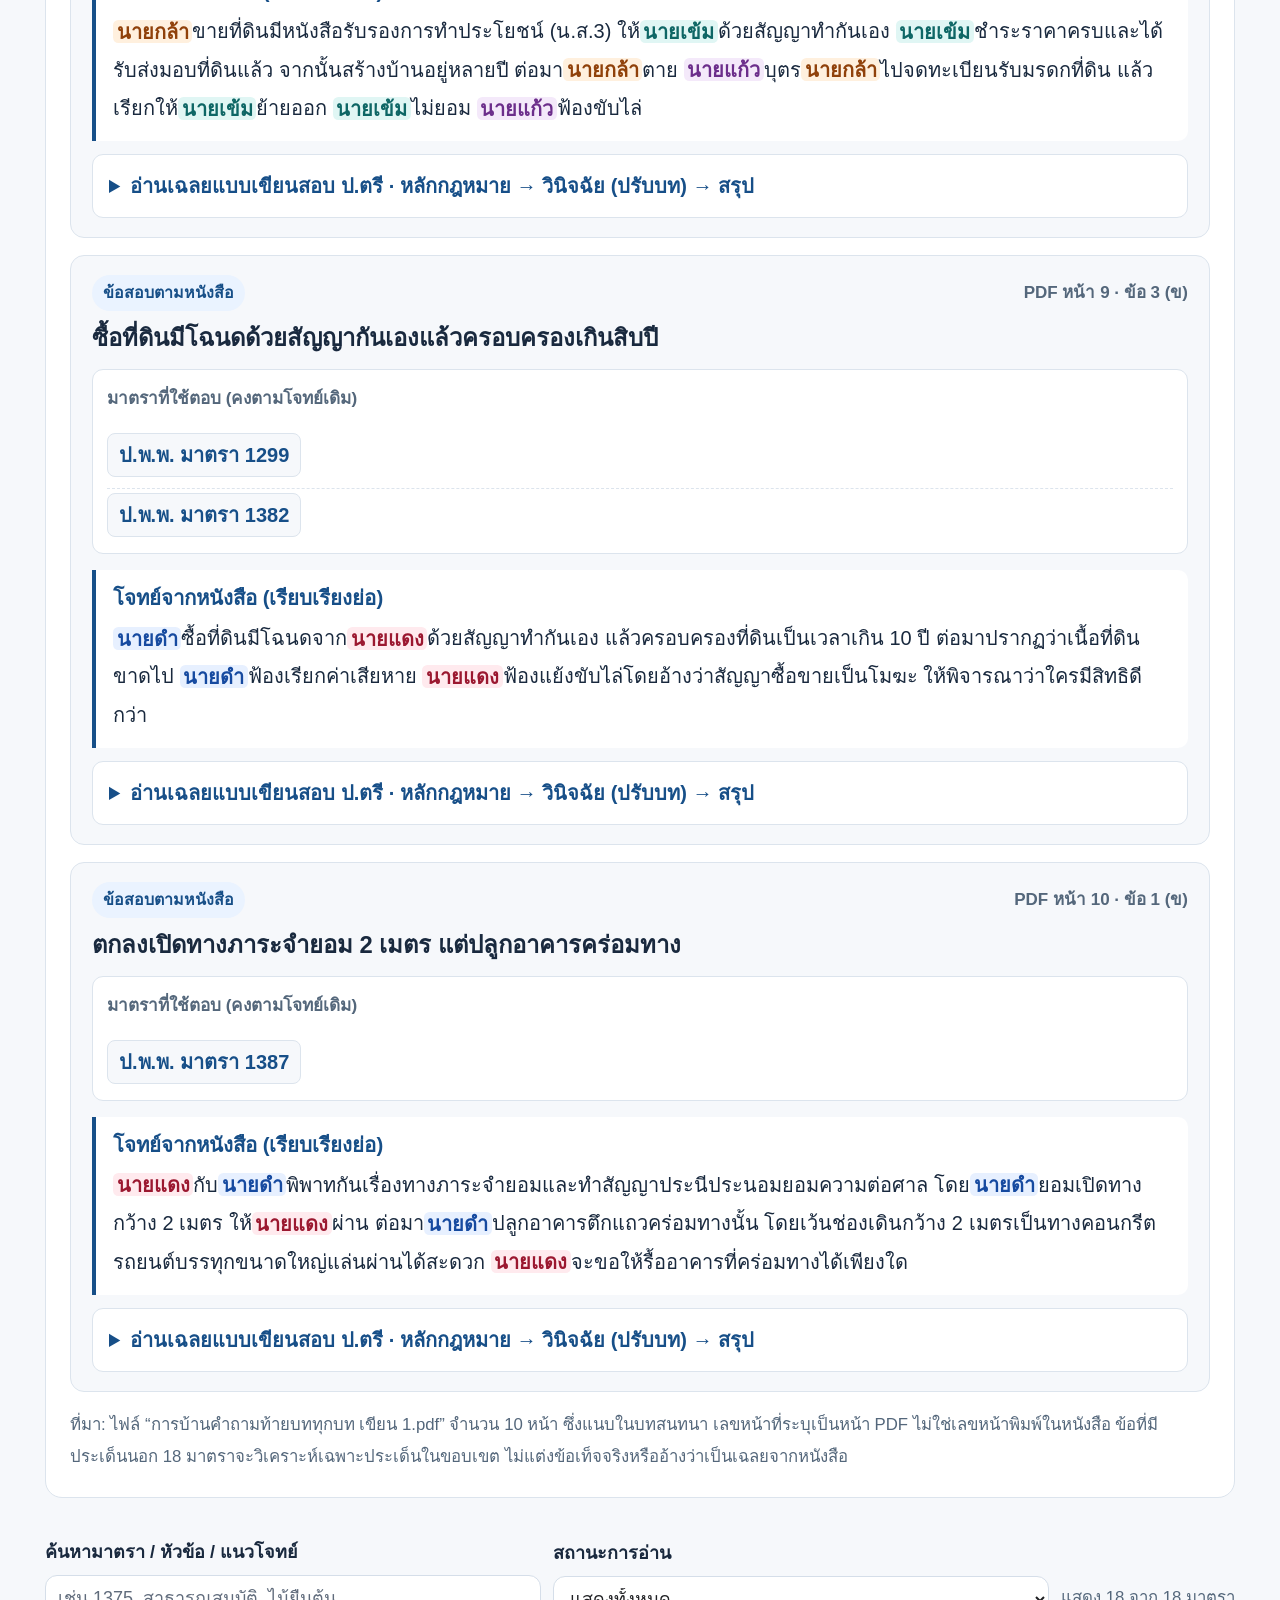
<file: final-exam.html>
<!doctype html>
<html lang="th">
<head>
<meta charset="utf-8">
<meta name="viewport" content="width=device-width, initial-scale=1">
<meta name="theme-color" content="#10243c">
<meta name="color-scheme" content="light dark">
<meta name="description" content="เมนูเตรียมสอบปลายภาค LAW2001 / LAW2101 รวม 18 มาตรา สรุปกฎหมาย โจทย์ฝึกแต่งใหม่ และลิงก์ตัวบททางการ">
<script>(function(){var s="normal";try{var x=localStorage.getItem("niti-font-level-v1");if(["normal","comfortable","large","extra","max"].includes(x))s=x;}catch(e){}document.documentElement.setAttribute("data-font-level",s);}());</script>
<script>(function(){try{var v=localStorage.getItem("niti-theme-v1");var m=window.matchMedia&&window.matchMedia("(prefers-color-scheme: dark)").matches;document.documentElement.setAttribute("data-theme",v==="dark"||v!=="light"&&m?"dark":"light");}catch(e){document.documentElement.setAttribute("data-theme","light");}}());</script>
<title>ข้อสอบปลายภาค · ทวน 18 มาตรา | NITI</title>
<link rel="stylesheet" href="./theme.css">
<style>
:root{--f-bg:#f6f8fb;--f-card:#fff;--f-text:#19293e;--f-mute:#54677b;--f-line:#dce4ed;--f-blue:#174f88;--f-blue-soft:#eaf3ff;--f-gold:#cda65b}
html{scroll-behavior:smooth}
body.final-page{background:var(--f-bg);color:var(--f-text);margin:0;font-family:"Sarabun","Noto Sans Thai","Leelawadee UI",sans-serif;line-height:1.78}
.final-page *{box-sizing:border-box}
.final-page .wrap{width:min(1190px,calc(100% - 36px));margin-inline:auto}
.final-page a{color:var(--f-blue)}
.final-page :focus-visible{outline:3px solid #e2a838;outline-offset:3px}
.final-header{background:#10243c;color:#f4f8fd}
.final-header nav{display:flex;align-items:center;justify-content:space-between;gap:15px;flex-wrap:wrap;padding-block:15px}
.final-header .brand{font:700 27px Georgia,serif;letter-spacing:.07em;color:#f9e2ba;text-decoration:none}
.final-header .nav-links{display:flex;flex-wrap:wrap;align-items:center;gap:15px}
.final-header .nav-links a{color:#e0ebf6;text-decoration:none;font-size:.88rem;font-weight:700}
.final-header .nav-links a[aria-current="page"]{color:#f9d397}
.final-header .font-controls{display:inline-flex;align-items:center;gap:5px}
.final-header .font-label{color:#e5ebf6}
.final-header .font-button{border:1px solid #8297aa;background:#f2f7fc;color:#123653;border-radius:7px;min-width:35px;min-height:38px}
.final-header .font-current{color:#e5ebf6;min-width:48px;text-align:center}
.final-header .theme-toggle{border:1px solid #8c9db1;color:#ecf0f4;background:transparent;border-radius:8px;padding:7px 10px;min-height:40px}
.final-hero{background:linear-gradient(118deg,#10243c,#24476d);color:#fff;padding:54px 0 59px}
.final-eyebrow{color:#e6cb93;font-weight:800;letter-spacing:.09em;font-size:.83rem}
.final-hero h1{font-size:clamp(2rem,5vw,3.45rem);line-height:1.28;letter-spacing:-.025em;margin:12px 0}
.final-hero p{max-width:820px;color:#e0e9f3;margin:0 0 17px}
.final-hero .hero-actions{display:flex;flex-wrap:wrap;gap:10px;margin-top:21px}
.final-page .pill{display:inline-block;padding:9px 16px;border-radius:40px;background:#f6ead1;color:#1b3550;font-size:.88rem;font-weight:800;text-decoration:none}
.final-page .pill.outline{background:transparent;border:1px solid #abc1d7;color:#fff}
.final-main{padding:31px 0 68px}
.final-overview{display:grid;grid-template-columns:repeat(3,minmax(0,1fr));gap:13px;margin-bottom:22px}
.final-stat{background:var(--f-card);border:1px solid var(--f-line);border-radius:15px;padding:17px 20px;box-shadow:0 8px 25px #0b345211}
.final-stat strong{display:block;font-weight:800;font-size:1.4rem;color:var(--f-blue)}
.final-stat span{color:var(--f-mute);font-size:.86rem}
.final-progress-wrap{display:grid;gap:8px}
.final-progress-wrap progress{width:100%;height:10px;accent-color:#1a6ca5}
.final-toolbar{display:flex;flex-wrap:wrap;align-items:end;gap:12px;margin:23px 0}
.final-toolbar .field{display:grid;gap:5px;flex:1 1 220px}
.final-toolbar label{font-weight:800;color:var(--f-text);font-size:.9rem}
.final-toolbar input,.final-toolbar select{width:100%;min-height:46px;background:var(--f-card);color:var(--f-text);padding:8px 12px;border:1px solid var(--f-line);border-radius:10px;font:inherit}
.final-toolbar output{color:var(--f-mute);font-size:.84rem;padding-bottom:9px}
.final-jump{display:flex;flex-wrap:wrap;gap:9px;margin:13px 0 29px}
.final-jump a{background:var(--f-blue-soft);border:1px solid #bcd7ef;color:var(--f-blue);font-weight:700;border-radius:100px;padding:7px 13px;text-decoration:none;font-size:.84rem}
.final-group{scroll-margin-top:30px;margin:29px 0 46px}
.final-group-head{margin-bottom:17px;border-left:4px solid var(--f-gold);padding-left:16px}
.final-group-head h2{font-size:clamp(1.15rem,2.8vw,1.5rem);line-height:1.48;margin:0 0 4px}
.final-group-head p{color:var(--f-mute);margin:0}
.final-card-grid{display:grid;grid-template-columns:repeat(2,minmax(0,1fr));gap:16px}
.final-card{background:var(--f-card);border:1px solid var(--f-line);border-radius:17px;padding:22px;min-width:0;box-shadow:0 9px 25px #0b34520b}
.final-card-top{display:flex;justify-content:space-between;align-items:center;gap:10px}
.final-statute{font-size:1.24rem;font-weight:900;color:var(--f-blue);background:var(--f-blue-soft);padding:4px 13px;border-radius:8px}
.final-check{font-size:.83rem;color:var(--f-mute);font-weight:700;display:inline-flex;align-items:center;gap:6px;cursor:pointer}
.final-check input{width:19px;height:19px;accent-color:#156948}
.final-card h3{font-size:1.12rem;line-height:1.47;margin:15px 0 9px}
.final-summary{margin:0 0 15px}
.final-links{display:flex;flex-wrap:wrap;gap:8px}
.final-link{display:inline-flex;padding:7px 10px;border-radius:9px;background:var(--f-blue-soft);font-size:.83rem;font-weight:800;text-decoration:none}
.final-link.secondary{background:transparent;border:1px solid var(--f-line)}
.final-history{border-top:1px solid var(--f-line);margin-top:16px;padding-top:13px;display:grid;gap:5px}
.final-history strong{font-size:.85rem}
.final-exam-link{font-size:.86rem}
.final-no-history{font-size:.81rem;color:var(--f-mute);margin:14px 0 0}
.final-practice{border:1px solid var(--f-line);background:var(--f-bg);border-radius:10px;margin-top:16px}
.final-practice>summary,.final-answer>summary{cursor:pointer;padding:11px 13px;font-weight:800;font-size:.87rem}
.final-practice-body{border-top:1px solid var(--f-line);padding:11px 15px}
.final-practice-body p{margin:5px 0 10px}
.final-question{font-weight:800}
.final-answer{border:1px solid var(--f-line);background:var(--f-card);border-radius:8px;margin:10px 0}
.final-answer p{padding:0 13px 10px}
.final-trap{color:#925018}
.final-empty{padding:27px;background:var(--f-card);border-radius:12px}
.final-caution{padding:16px 19px;background:var(--f-card);border:1px solid var(--f-line);border-radius:12px;margin:25px 0;color:var(--f-mute)}
.final-footer{background:#10243c;color:#dce6ee;padding:25px 0}
.final-footer a{color:#f4d8a2}
[data-theme="dark"]{--f-bg:#121d2b;--f-card:#1c2b3e;--f-text:#e9f0f9;--f-mute:#b6c6d7;--f-line:#40546e;--f-blue:#97c9ff;--f-blue-soft:#203c5b}
[data-theme="dark"] .final-stat,[data-theme="dark"] .final-card{box-shadow:none}
[data-theme="dark"] .final-trap{color:#f5bd83}
@media(max-width:760px){.final-overview{grid-template-columns:1fr}.final-card-grid{grid-template-columns:1fr}.final-hero{padding:39px 0}.final-card{padding:18px}.final-header .nav-links{gap:11px}}

/* Contrast audit: the shared theme forces light header/footer colors with !important.
   Scope stronger overrides to this page to keep readable contrast in both themes. */
body.final-page{background:var(--f-bg)!important;color:var(--f-text)!important}
body.final-page header.final-header{
 background:#10243c!important;color:#f4f8fd!important;
 border-bottom:1px solid #4a627e!important;
}
body.final-page .final-header .brand{color:#f9e2ba!important}
body.final-page .final-header .nav-links>a{color:#f1f5fa!important}
body.final-page .final-header .nav-links>a[aria-current="page"]{color:#f9d397!important;text-decoration:underline!important;text-underline-offset:5px}
body.final-page .final-header .nav-links>a:hover{color:#fff0c5!important;text-decoration:underline!important;text-underline-offset:5px}
body.final-page .final-header .font-controls{
 background:#f7faff!important;border-color:#a9bed4!important;color:#17304b!important;
}
body.final-page .final-header .font-label,
body.final-page .final-header .font-current{color:#17304b!important}
body.final-page .final-header .font-button{
 color:#174f88!important;background:transparent!important;
}
body.final-page .final-header .font-button:hover:not(:disabled){
 color:#123d6c!important;background:#dceaf9!important;
}
body.final-page .final-header .theme-toggle{
 color:#f1f5fa!important;background:transparent!important;border-color:#9fb5cb!important;
}
body.final-page .final-header .theme-toggle:hover{
 color:#ffffff!important;background:#2a4c70!important;border-color:#d6e8fa!important;
}
body.final-page .final-header :focus-visible{outline:3px solid #f9d397!important;outline-offset:3px}
body.final-page .final-header .font-controls :focus-visible{outline-color:#174f88!important}
body.final-page footer.final-footer{
 background:#10243c!important;color:#dce6ee!important;border-top:1px solid #4a627e!important;
}
body.final-page .final-footer a{color:#f4d8a2!important}
body.final-page .final-footer a:hover{color:#fff1ce!important}
body.final-page .final-card h3,
body.final-page .final-practice summary,
body.final-page .final-answer summary,
body.final-page .final-group-head h2{color:var(--f-text)!important}
body.final-page .final-statute{color:var(--f-blue)!important;background:var(--f-blue-soft)!important}
body.final-page .final-check,
body.final-page .final-stat span,
body.final-page .final-no-history,
body.final-page .final-caution,
body.final-page .final-group-head p{color:var(--f-mute)!important}
body.final-page .final-hero h1,
body.final-page .final-hero p{color:#f4f8fd!important}

/* Selected questions from the uploaded textbook: source grounded, not made-up exams. */
.final-page .final-book-section{scroll-margin-top:20px;margin:24px 0 38px;padding:24px;border:1px solid var(--f-line);border-radius:17px;background:var(--f-card)}
.final-page .final-book-kicker{font-weight:850;font-size:.8rem;color:var(--f-blue);letter-spacing:.08em}
.final-page .final-book-intro h2{font-size:1.7rem;line-height:1.45;margin:6px 0 8px;color:var(--f-text)}
.final-page .final-book-intro p{margin:8px 0;line-height:1.9}
.final-page .book-toolbar{display:grid;grid-template-columns:minmax(210px,1fr) minmax(210px,1.3fr);gap:14px;margin:18px 0 7px}
.final-page .book-field{display:grid;gap:5px}
.final-page .book-field label{font-weight:800;font-size:.9rem}
.final-page .book-field select,.final-page .book-field input{font:inherit;border:1px solid var(--f-line);border-radius:10px;padding:11px 13px;min-height:46px;max-width:100%;background:var(--f-bg);color:var(--f-text)}
.final-page .book-count{font-size:.85rem;font-weight:700;color:var(--f-mute);margin:10px 0 15px}
.final-page .final-book-list{display:grid;grid-template-columns:1fr;gap:17px}
.final-page .book-card{border:1px solid var(--f-line);border-radius:14px;padding:19px 21px;background:var(--f-bg);scroll-margin-top:35px;min-width:0}
.final-page .book-card-meta{display:flex;gap:9px;justify-content:space-between;align-items:center;flex-wrap:wrap}
.final-page .book-tag{font-weight:900;font-size:.8rem;padding:3px 11px;background:var(--f-blue-soft);color:var(--f-blue);border-radius:100px}
.final-page .book-source{font-size:.85rem;color:var(--f-mute);font-weight:750}
.final-page .book-card h3{font-size:1.19rem;margin:10px 0 8px;color:var(--f-text);line-height:1.5}
.final-page .book-statutes{display:flex;flex-wrap:wrap;gap:8px;margin:0 0 13px}
.final-page .book-law-ref{border:1px solid var(--f-line);border-radius:7px;padding:4px 10px;font-weight:750;background:var(--f-card)}
.final-page .book-facts{padding:14px 17px;background:var(--f-card);border-left:4px solid var(--f-blue);border-radius:0 10px 10px 0}
.final-page .book-facts h4{font-size:1.02rem;margin:0 0 5px;color:var(--f-blue)}
.final-page .book-facts p{margin:0;line-height:1.92;white-space:pre-line}
.final-page .book-answer{margin-top:13px;border:1px solid var(--f-line);border-radius:11px;background:var(--f-card)}
.final-page .book-answer>summary{font-weight:850;cursor:pointer;line-height:1.7;padding:14px 16px;color:var(--f-blue)}
.final-page .book-answer[open]>summary{border-bottom:1px solid var(--f-line)}
.final-page .book-answer-inner{padding:15px;display:grid;gap:12px}
.final-page .book-answer-notice{font-size:.87rem;color:var(--f-mute);margin:0}
.final-page .book-answer-part{border:1px solid var(--f-line);border-left:4px solid var(--f-blue);padding:15px 18px;border-radius:10px;background:var(--f-bg)}
.final-page .book-answer-part.application{border-left-color:#16857d}
.final-page .book-answer-part.conclusion{border-left-color:#c78725}
.final-page .book-answer-part h4{margin:0 0 8px;font-size:1.1rem;color:var(--f-text)}
.final-page .book-answer-part p{margin:0;font-size:1rem;line-height:2.05;overflow-wrap:anywhere}
.final-page .exam-score-keyword{font-weight:850;color:#7d3a00!important;background:#ffebad!important;border-radius:3px;padding:0 2px;box-decoration-break:clone;-webkit-box-decoration-break:clone}
[data-theme="dark"] .final-page .exam-score-keyword{color:#ffe79a!important;background:#6b4415!important}
.final-page .book-source-note{color:var(--f-mute);font-size:.84rem;line-height:1.8;margin:17px 0 0}
.final-page .book-no-results{padding:17px;background:var(--f-card);border-radius:9px}
@media(max-width:760px){.final-page .final-book-section{padding:15px}.final-page .book-toolbar{grid-template-columns:1fr}.final-page .book-card{padding:13px}.final-page .book-answer-inner{padding:10px}.final-page .book-answer-part{padding:12px}.final-page .book-answer-part p{line-height:1.92}}
.final-page .final-book-anchors{border-top:1px solid var(--f-line);margin-top:13px;padding-top:11px;display:grid;gap:5px}
.final-page .final-book-anchors strong{font-size:.84rem;color:var(--f-text)}
.final-page .final-book-anchor{font-size:.86rem;color:var(--f-blue);font-weight:700;line-height:1.75}

/* Consistent name colours for final-exam actors. Text+background pairs keep
   yellow readable on white and all labels readable in dark mode. */
body.final-page .niti-person{font-weight:850;padding:.025em .18em;border-radius:.27em;box-decoration-break:clone;-webkit-box-decoration-break:clone}
body.final-page .niti-person--red{color:#9b1830!important;background:#ffeaee!important}
body.final-page .niti-person--yellow{color:#785000!important;background:#fff0aa!important}
body.final-page .niti-person--blue{color:#164aa0!important;background:#e7f0ff!important}
body.final-page .niti-person--green{color:#166039!important;background:#e5f7ed!important}
body.final-page .niti-person--teal{color:#0e6665!important;background:#e0f6f4!important}
body.final-page .niti-person--purple{color:#6c2e8b!important;background:#f4e9fa!important}
body.final-page .niti-person--violet{color:#503697!important;background:#eee9ff!important}
body.final-page .niti-person--orange{color:#90410a!important;background:#fff0de!important}
body.final-page .niti-person--pink{color:#8c245f!important;background:#ffe8f4!important}
body.final-page .niti-person--gold{color:#795004!important;background:#fff0ce!important}
body.final-page .niti-person--indigo{color:#324c85!important;background:#e8edfd!important}
[data-theme="dark"] body.final-page .niti-person--red{color:#ffb7c2!important;background:#58202c!important}
[data-theme="dark"] body.final-page .niti-person--yellow{color:#ffe79a!important;background:#584216!important}
[data-theme="dark"] body.final-page .niti-person--blue{color:#bad6ff!important;background:#213b66!important}
[data-theme="dark"] body.final-page .niti-person--green{color:#adf0c6!important;background:#1c4a36!important}
[data-theme="dark"] body.final-page .niti-person--teal{color:#acf0eb!important;background:#1d484a!important}
[data-theme="dark"] body.final-page .niti-person--purple{color:#e8c5ff!important;background:#462a59!important}
[data-theme="dark"] body.final-page .niti-person--violet{color:#d2c4ff!important;background:#3d316b!important}
[data-theme="dark"] body.final-page .niti-person--orange{color:#ffdaad!important;background:#603920!important}
[data-theme="dark"] body.final-page .niti-person--pink{color:#ffc5e2!important;background:#592c46!important}
[data-theme="dark"] body.final-page .niti-person--gold{color:#ffe4a1!important;background:#56431b!important}
[data-theme="dark"] body.final-page .niti-person--indigo{color:#ccd8ff!important;background:#2c3d62!important}
body.final-page .book-person-legend{font-size:.91rem;color:var(--f-mute);margin:11px 0 0;line-height:2}

/* Source-copied historical exams, with filters and readable exam stages. */
.final-page .final-old-section{scroll-margin-top:24px;margin:26px 0 39px;border:1px solid var(--f-line);background:var(--f-card);border-radius:17px;padding:24px}
.final-page .final-old-kicker{display:block;font-weight:850;color:var(--f-blue);font-size:.79rem;letter-spacing:.08em}
.final-page .final-old-intro h2{font-size:1.75rem;margin:6px 0 11px;line-height:1.5;color:var(--f-text)}
.final-page .final-old-intro p{line-height:1.88;margin:7px 0}
.final-page .final-old-tools{display:grid;grid-template-columns:minmax(170px,.9fr) minmax(130px,.65fr) minmax(210px,1.45fr);gap:12px;margin:19px 0 9px}
.final-page .final-old-field{display:grid;gap:5px}
.final-page .final-old-field label{font-weight:800;color:var(--f-text);font-size:.89rem}
.final-page .final-old-field select,.final-page .final-old-field input{background:var(--f-bg);color:var(--f-text);border:1px solid var(--f-line);min-height:45px;border-radius:9px;padding:9px 12px;font:inherit;width:100%}
.final-page .final-old-count{font-size:.85rem;color:var(--f-mute);font-weight:750;margin:10px 0 16px}
.final-page .final-old-list{display:grid;grid-template-columns:1fr;gap:16px}
.final-page .old-exam-card{background:var(--f-bg);border:1px solid var(--f-line);border-radius:14px;padding:18px 21px;min-width:0;scroll-margin-top:25px}
.final-page .old-exam-meta{display:flex;align-items:center;justify-content:space-between;flex-wrap:wrap;gap:10px}
.final-page .old-exam-tag{font-weight:850;color:var(--f-blue);background:var(--f-blue-soft);padding:4px 12px;font-size:.82rem;border-radius:99px}
.final-page .old-exam-provenance{color:var(--f-mute);font-size:.82rem}
.final-page .old-exam-card h3{color:var(--f-text);font-size:1.16rem;line-height:1.5;margin:12px 0 9px}
.final-page .old-exam-statutes{display:flex;flex-wrap:wrap;gap:7px;margin-bottom:13px}
.final-page .old-exam-law{font-weight:800;color:var(--f-blue);background:var(--f-card);border:1px solid var(--f-line);border-radius:8px;padding:4px 9px;font-size:.87rem}
.final-page .old-exam-question{padding:16px 18px;border-left:4px solid var(--f-blue);background:var(--f-card);border-radius:0 11px 11px 0}
.final-page .old-exam-question h4{color:var(--f-blue);font-size:1.05rem;margin:0 0 7px}
.final-page .old-exam-question p{line-height:2;margin:0;overflow-wrap:anywhere}
.final-page .old-exam-answer{margin-top:15px;border:1px solid var(--f-line);border-radius:11px;background:var(--f-card)}
.final-page .old-exam-answer>summary{padding:14px 17px;cursor:pointer;line-height:1.7;font-weight:850;color:var(--f-blue)}
.final-page .old-exam-answer[open]>summary{border-bottom:1px solid var(--f-line)}
.final-page .old-exam-answer-body{padding:15px;display:grid;gap:13px}
.final-page .old-exam-note,.final-page .old-exam-extra{font-size:.85rem;color:var(--f-mute);line-height:1.75;margin:0}
.final-page .old-exam-stage{border:1px solid var(--f-line);border-left:4px solid var(--f-blue);background:var(--f-bg);padding:16px 18px;border-radius:10px}
.final-page .old-exam-stage.application{border-left-color:#16857d}
.final-page .old-exam-stage.conclusion{border-left-color:#c78725}
.final-page .old-exam-stage h4{font-size:1.11rem;color:var(--f-text);margin:0 0 9px}
.final-page .old-exam-stage p{font-size:1rem;line-height:2.05;white-space:pre-line;overflow-wrap:anywhere;margin:0}
.final-page .final-old-disclaimer{font-size:.84rem;line-height:1.85;color:var(--f-mute);margin:15px 0 0}
.final-page .final-old-more{display:block;margin:18px auto 0;border:1px solid var(--f-line);border-radius:10px;background:var(--f-blue-soft);color:var(--f-blue);font:800 .98rem/1.5 inherit;padding:12px 17px;cursor:pointer}
.final-page .final-old-more[hidden]{display:none}
.final-page .old-exam-empty{padding:18px;background:var(--f-card);border-radius:10px}
@media(max-width:770px){.final-page .final-old-section{padding:14px}.final-page .final-old-tools{grid-template-columns:1fr}.final-page .old-exam-card{padding:13px}.final-page .old-exam-answer-body{padding:10px}.final-page .old-exam-stage{padding:12px}.final-page .old-exam-stage p{line-height:1.93}}
.final-page .final-old-anchors{border-top:1px solid var(--f-line);padding-top:12px;margin-top:12px;display:grid;gap:6px}
.final-page .final-old-anchors strong{font-size:.85rem;color:var(--f-text)}
.final-page .final-old-anchor{font-size:.84rem;line-height:1.7;font-weight:750;color:var(--f-blue)}

/* Textbook exam answer structure: source statutes retained, one article per line. */
.final-page .book-statutes{display:grid!important;grid-template-columns:minmax(0,1fr)!important;align-items:start;justify-items:start;gap:7px;margin:13px 0 15px}
.final-page .book-statutes-label{font-size:.86rem;font-weight:850;line-height:1.6;color:var(--f-mute);margin:0 0 2px}
.final-page .book-statute-line{display:block;width:100%;line-height:1.75}
.final-page .book-law-ref{display:inline-block;max-width:100%;font-weight:850;line-height:1.65}
.final-page .book-answer-inner{display:grid;grid-template-columns:minmax(0,1fr);gap:17px}
.final-page .book-issue{background:var(--f-card);border:1px solid var(--f-line);border-left:4px solid var(--f-blue);border-radius:10px;padding:15px 18px}
.final-page .book-issue h4{font-size:1.04rem;color:var(--f-blue);margin:0 0 7px}
.final-page .book-issue p{margin:0;line-height:1.9}
.final-page .book-keyword-guide{padding:14px 18px;border:1px solid var(--f-line);border-radius:11px;background:var(--f-bg)}
.final-page .book-keyword-guide h4{font-size:1.04rem;font-weight:900;color:var(--f-text);margin:0 0 5px;line-height:1.5}
.final-page .book-keyword-guide p{font-size:.85rem;color:var(--f-mute);line-height:1.8;margin:0 0 11px}
.final-page .book-keyword-list{display:flex;gap:8px;flex-wrap:wrap;align-items:flex-start}
.final-page .book-keyword-chip{display:inline-block;padding:4px 9px!important;line-height:1.65;font-size:.86rem}
.final-page .book-answer-part{display:grid;gap:10px}
.final-page .book-answer-part h4{font-size:1.18rem;margin:0 0 1px;line-height:1.5}
.final-page .book-rule-list{display:grid;grid-template-columns:minmax(0,1fr);gap:13px}
.final-page .book-rule-item{padding:14px 16px;border:1px solid var(--f-line);border-left:4px solid var(--f-blue);border-radius:10px;background:var(--f-card);min-width:0}
.final-page .book-rule-article{font-size:1.01rem;font-weight:900;color:var(--f-blue);line-height:1.5;margin:0 0 7px}
.final-page .book-answer-part .book-analysis-paragraph{margin:0;line-height:2;white-space:pre-wrap;overflow-wrap:anywhere}
.final-page .book-answer-part .book-analysis-paragraph + .book-analysis-paragraph{margin-top:6px}
.final-page .book-answer-part.application .book-analysis-paragraph:first-of-type{margin-top:2px}
.final-page .book-answer-part.conclusion{background:var(--f-card)}
.final-page .book-answer-part.conclusion .book-analysis-paragraph{font-weight:600}
@media(max-width:760px){
 .final-page .book-answer-inner{gap:13px}
 .final-page .book-keyword-guide,.final-page .book-issue,.final-page .book-rule-item{padding:12px}
 .final-page .book-keyword-chip{font-size:.84rem}
 .final-page .book-answer-part .book-analysis-paragraph{line-height:1.95}
}


/* Textbook essay format: one referenced statute per line, clear undergraduate IRAC. */
.final-page .book-statutes{display:block;margin:13px 0 16px;padding:12px 14px;border:1px solid var(--f-line);border-radius:11px;background:var(--f-card)}
.final-page .book-statutes-label{color:var(--f-mute);font-size:.86rem;line-height:1.7;font-weight:850;margin:0 0 7px}
.final-page .book-statute-line{display:block;width:100%;line-height:1.75;margin:0;padding:4px 0}
.final-page .book-statute-line+.book-statute-line{border-top:1px dashed var(--f-line)}
.final-page .book-statute-line .book-law-ref{display:inline-block;color:var(--f-blue);border:1px solid var(--f-line);border-radius:8px;background:var(--f-bg);padding:5px 11px;font-weight:850;line-height:1.6;text-decoration:none}
.final-page .book-statute-line .book-law-ref:focus-visible,.final-page .book-statute-line .book-law-ref:hover{outline:2px solid var(--f-blue);outline-offset:2px}
.final-page .book-issue{border:1px solid var(--f-line);border-left:4px solid var(--f-blue);background:var(--f-bg);padding:13px 17px;border-radius:10px}
.final-page .book-issue h4,.final-page .book-keyword-guide h4{margin:0 0 7px;color:var(--f-text);font-size:1.03rem;line-height:1.5}
.final-page .book-issue p{margin:0;line-height:1.9}
.final-page .book-keyword-guide{background:var(--f-bg);border:1px solid var(--f-line);border-radius:11px;padding:14px 17px}
.final-page .book-keyword-guide p{font-size:.86rem;line-height:1.7;margin:0 0 12px;color:var(--f-mute)}
.final-page .book-keyword-list{display:flex;gap:7px;flex-wrap:wrap;align-items:start}
.final-page .book-keyword-chip{font-size:.86rem;line-height:1.7;padding:4px 8px!important;display:inline-block;max-width:100%}
.final-page .book-answer-part{display:grid;gap:12px}
.final-page .book-answer-part>h4{margin:0;font-size:1.15rem;line-height:1.55}
.final-page .book-rule-list{display:grid;gap:12px}
.final-page .book-rule-item{border:1px solid var(--f-line);border-radius:9px;background:var(--f-card);padding:13px 15px}
.final-page .book-rule-item+.book-rule-item{border-top:1px solid var(--f-line)}
.final-page .book-rule-article{font-size:1rem;font-weight:900;color:var(--f-blue);line-height:1.7;margin:0 0 9px}
.final-page .book-answer-part .book-analysis-paragraph{margin:0;line-height:2;white-space:pre-line;overflow-wrap:anywhere}
.final-page .book-answer-part .book-analysis-paragraph+.book-analysis-paragraph{margin-top:11px;padding-top:11px;border-top:1px solid var(--f-line)}
.final-page .book-answer-part.conclusion{background:var(--f-card)}
@media(max-width:760px){
 .final-page .book-statutes{padding:10px}
 .final-page .book-rule-item{padding:11px}
 .final-page .book-keyword-guide{padding:12px}
 .final-page .book-keyword-chip{font-size:.82rem}
 .final-page .book-answer-part .book-analysis-paragraph{line-height:1.9}
}
</style>
<link rel="stylesheet" href="./statute-reader.css?v=20261018b">
<link rel="stylesheet" href="./statute-illustration.css?v=20261016c">
<link rel="stylesheet" href="./statute-autolink.css?v=20261017a">
</head>
<body class="final-page">
<a class="skip-link" href="#main">ข้ามไปยังเนื้อหาหลัก</a>
<header class="final-header"><nav class="wrap" aria-label="เมนูหลัก">
<a class="brand" href="./index.html">NITI <span style="font:600 13px Arial,sans-serif;letter-spacing:0;color:#c5d3e2">LAW LAB</span></a>
<div class="nav-links">
<a href="./index.html">หน้าหลัก</a>
<a href="./final-exam.html" aria-current="page">ข้อสอบปลายภาค</a>
<a href="./subjects.html">เมนูวิชา 9 หัวข้อ</a>
<a href="./study.html#statute-notes">คลังมาตรา</a>
<a href="./quiz.html?subject=LAW2001">ข้อสอบย้อนหลัง</a>
<button id="theme-toggle" class="theme-toggle" type="button" aria-label="เปลี่ยนธีม" aria-pressed="false"><span class="theme-toggle-icon" aria-hidden="true">☾</span> <span class="theme-toggle-label">โหมดมืด</span></button>
<div class="font-controls" role="group" aria-label="ปรับขนาดตัวอักษร"><span class="font-label">ตัวอักษร</span><button id="font-decrease" class="font-button" type="button" aria-label="ลดขนาดตัวอักษร">ก−</button><output id="font-current" class="font-current" for="font-decrease font-increase">20 px</output><button id="font-increase" class="font-button" type="button" aria-label="เพิ่มขนาดตัวอักษร">ก+</button></div>
</div></nav></header>
<section class="final-hero"><div class="wrap">
<div class="final-eyebrow">LAW2001 / LAW2101 · FINAL EXAM PREPARATION</div>
<h1>ข้อสอบปลายภาค<br>ทบทวนครบ 18 มาตรา</h1>
<p>จัดกลุ่มมาตราตามรายการอ่านสอบ พร้อมข้อสอบเก่าเก่าเก่าที่คัดโจทย์และธงคำตอบจาก PDF ของผู้ใช้ ข้อสอบตามหนังสือ และคลังตัวบทกฎหมายสำหรับทบทวน</p>
<div class="hero-actions"><a class="pill" href="#old-exams">ข้อสอบเก่าเก่าเก่า ↓</a><a class="pill outline" href="#book-exams">ข้อสอบตามหนังสือ ↓</a><a class="pill" href="#final-tools">เริ่มอ่านทีละมาตรา ↓</a><a class="pill outline" href="./quiz.html?subject=LAW2001">ฝึกข้อสอบย้อนหลังจริง ↗</a></div>
</div></section>
<main id="main" class="wrap final-main">
<div class="final-overview" aria-label="สรุปเมนูปลายภาค">
<div class="final-stat"><strong>18 มาตรา</strong><span>ตามขอบเขตที่ต้องอ่าน</span></div>
<div class="final-stat"><strong>4 กลุ่ม</strong><span>จัดลำดับเป็นหมวดให้จำง่าย</span></div>
<div class="final-stat final-progress-wrap"><strong id="final-progress">อ่านแล้ว 0 / 18 มาตรา</strong><progress id="final-progress-bar" max="18" value="0" aria-label="ความคืบหน้าการอ่าน"></progress><span>บันทึกสถานะในเบราว์เซอร์เครื่องนี้</span></div>
</div>
<div class="final-jump" aria-label="ทางลัดแต่ละกลุ่ม">
<a href="#final-group-1">1 · ทรัพย์และส่วนควบ</a><a href="#final-group-2">2 · ทรัพยสิทธิ</a><a href="#final-group-3">3 · ทรัพย์สินแผ่นดิน</a><a href="#final-group-4">4 · สิทธิครอบครอง</a>
</div>
<section class="final-old-section" id="old-exams" aria-labelledby="old-exams-heading">
<div class="final-old-intro">
 <span class="final-old-kicker">HISTORICAL EXAMS · SOURCE ANSWERS</span>
 <h2 id="old-exams-heading">ข้อสอบเก่าเก่าเก่า · โจทย์พร้อมธงคำตอบจากไฟล์</h2>
 <p>คัดเฉพาะโจทย์ที่มีธงคำตอบและอ้างถึงมาตราในรายการอ่านสอบ 18 มาตรา จากไฟล์ “แนวข้อสอบเก่าวิชาทรัพย์สิน.pdf” ที่อัปโหลด คงข้อความจากเอกสารเดิม ไม่แต่งแนวคำตอบขึ้นใหม่</p>
 <p>เปิดอ่าน <b>หลักกฎหมาย → วินิจฉัย (ปรับบท) → สรุป</b> พร้อมเน้นคำสำคัญทางกฎหมายเพื่อช่วยจำประเด็น ทั้งนี้ <b>สีที่เน้นไม่ใช่เกณฑ์คะแนนทางการ</b></p>
</div>
<div class="final-old-tools">
 <div class="final-old-field"><label for="old-exam-section">คัดเลือกตามมาตรา</label><select id="old-exam-section"><option value="all">ทุกมาตราที่มีข้อสอบ</option></select></div>
 <div class="final-old-field"><label for="old-exam-year">ปีการศึกษา</label><select id="old-exam-year"><option value="all">ทุกปี</option></select></div>
 <div class="final-old-field"><label for="old-exam-search">ค้นหาชื่อบุคคล / คำในโจทย์ / หลักกฎหมาย</label><input type="search" id="old-exam-search" placeholder="เช่น ครอบครองปรปักษ์, ภาระจำยอม, นายแดง" autocomplete="off"></div>
</div>
<p class="final-old-count" id="old-exam-count" role="status" aria-live="polite">กำลังโหลดธงคำตอบจากไฟล์…</p>
<div class="final-old-list" id="old-exam-list"></div>
<button type="button" id="old-exam-more" class="final-old-more" hidden>แสดงข้อสอบเพิ่มอีก 12 ข้อ ↓</button>
<p class="final-old-disclaimer">แหล่งข้อมูล: ไฟล์ “แนวข้อสอบเก่าวิชาทรัพย์สิน.pdf” (132 หน้า) ที่แนบในบทสนทนา ใช้เลขหน้า PDF และปี/ภาคตามต้นฉบับ ปรับแก้ตัวอักษรไทยและช่องไฟที่เสียจากการแปลงฟอนต์ PDF และเก็บคำผิดที่ยืนยันได้ โดยคงข้อความวินิจฉัยจากต้นฉบับ ทั้งนี้ควรเทียบกับ PDF หากนำไปใช้อ้างอิงทางวิชาการ</p>
</section>
<section class="final-book-section" id="book-exams" aria-labelledby="book-heading">
 <div class="final-book-intro">
  <div><span class="final-book-kicker">SOURCE-BASED EXAM PRACTICE</span><h2 id="book-heading">ข้อสอบตามหนังสือ · คัดจาก PDF ที่อัปโหลด</h2>
   <p>คัดเฉพาะคำถามท้ายบทที่สัมพันธ์กับขอบเขต 18 มาตราที่กำหนด เรียบเรียงโจทย์จากต้นฉบับและระบุหน้า PDF / ข้อที่มา ไม่ใช่ข้อสอบย้อนหลังของมหาวิทยาลัย</p>
   <p>คำตอบมี <b>หลักกฎหมาย → วินิจฉัย (ปรับบท) → สรุป</b> พร้อม <strong class="exam-score-keyword">คีย์เวิร์ดภาษากฎหมาย</strong> สำหรับฝึกเขียนสอบระดับปริญญาตรี</p>
   <p class="book-person-legend">แยกตัวละครด้วยสีที่คงที่ตลอดหน้า: <span>นายแดง</span> · <span>นายขาว</span> · <span>นายดำ</span> และชื่ออื่น ๆ จะใช้สีประจำตัวเช่นกัน เพื่อช่วยอ่านโจทย์และวิเคราะห์ข้อเท็จจริง ไม่ใช่เกณฑ์ให้คะแนน</p>
  </div>
 </div>
 <div class="book-toolbar">
  <div class="book-field"><label for="book-filter">เลือกมาตราที่ต้องการฝึก</label>
   <select id="book-filter"><option value="all">โจทย์ทุกมาตราที่คัดได้</option></select></div>
  <div class="book-field"><label for="book-search">ค้นหาโจทย์ตามหนังสือ</label>
   <input type="search" id="book-search" placeholder="เช่น น.ส.3, ภาระจำยอม, ครอบครองปรปักษ์" autocomplete="off"></div>
 </div>
 <p id="book-count" class="book-count" aria-live="polite">กำลังโหลดโจทย์จากหนังสือ…</p>
 <div id="final-book-list" class="final-book-list"></div>
 <p class="book-source-note">ที่มา: ไฟล์ “การบ้านคำถามท้ายบททุกบท เขียน 1.pdf” จำนวน 10 หน้า ซึ่งแนบในบทสนทนา เลขหน้าที่ระบุเป็นหน้า PDF ไม่ใช่เลขหน้าพิมพ์ในหนังสือ ข้อที่มีประเด็นนอก 18 มาตราจะวิเคราะห์เฉพาะประเด็นในขอบเขต ไม่แต่งข้อเท็จจริงหรืออ้างว่าเป็นเฉลยจากหนังสือ</p>
</section>
<section id="final-tools" class="final-toolbar" aria-label="ค้นหามาตราสอบปลายภาค">
<div class="field"><label for="final-search">ค้นหามาตรา / หัวข้อ / แนวโจทย์</label><input id="final-search" type="search" placeholder="เช่น 1375, สาธารณสมบัติ, ไม้ยืนต้น" autocomplete="off"></div>
<div class="field"><label for="final-filter">สถานะการอ่าน</label><select id="final-filter"><option value="all">แสดงทั้งหมด</option><option value="unread">ยังไม่ได้อ่าน</option><option value="done">อ่านแล้ว</option></select></div>
<output id="final-results" role="status" aria-live="polite">กำลังโหลด 18 มาตรา…</output>
</section>
<div id="final-groups"></div>
<aside class="final-caution"><strong>หมายเหตุสำหรับเตรียมสอบ:</strong> โจทย์ในกล่อง “โจทย์ฝึกแต่งใหม่” เป็นสถานการณ์สมมติที่ NITI เรียบเรียงเพื่อฝึกเขียน ไม่ใช่ข้อสอบเก่าของมหาวิทยาลัย ส่วนชุด “ข้อสอบเก่าเก่าเก่า” คัดข้อความจากไฟล์แนวข้อสอบที่ผู้ใช้อัปโหลดและคงแนวเฉลยตามเอกสาร ไม่ได้รับรองว่าเป็นข้อสอบต้นฉบับจากมหาวิทยาลัย ส่วนลิงก์ที่ระบุ “ข้อสอบย้อนหลังในคลัง” เชื่อมเฉพาะรายการที่มีที่มาจริง ข้อความสรุปมาตราเป็นการถอดความเพื่อศึกษา ควรตรวจสอบตัวบทและกฎหมายแก้ไขล่าสุดก่อนอ้างในข้อสอบ</aside>
</main>
<footer class="final-footer"><div class="wrap">NITI · คู่มือเตรียมสอบเพื่อการศึกษา · <a href="https://www.ocs.go.th/searchlaw" target="_blank" rel="noopener noreferrer">ตรวจสอบกฎหมายที่กฤษฎีกา ↗</a> · <a href="./study.html">ดูแผนอ่านสอบ ↗</a></div></footer>
<script src="./exam-data.js"></script>
<script src="./statute-sources.js"></script>
<script src="./statute-paragraphs.js?v=20261017c"></script>
<script src="./statute-notes.js"></script>
<script src="./statute-notes-extra.js"></script>
<script src="./final-book-questions.js?v=20261018b"></script>
<script src="./final-old-exam-source.js?v=20261017b"></script>
<script src="./statute-exam-keywords.js?v=20261018b"></script>
<script src="./final-exam.js?v=20261018a"></script>
<script src="./exam-keyword-ui.js?v=20261017a"></script>
<script src="./final-old-exam-render.js?v=20261017c"></script>
<script src="./final-book-render.js?v=20261018b"></script>
<script src="./surety-statute-notes.js?v=20261016a"></script>
<script src="./statute-diorama-data.js"></script>
<script src="./statute-illustration.js?v=20261015g"></script>
<script src="./statute-reader.js?v=20261018a"></script>
<script src="./statute-autolink.js?v=20261017c"></script>
<script src="./final-person-colors.js?v=20261017b"></script>
<script src="./theme.js"></script>
</body>
</html>
</file>
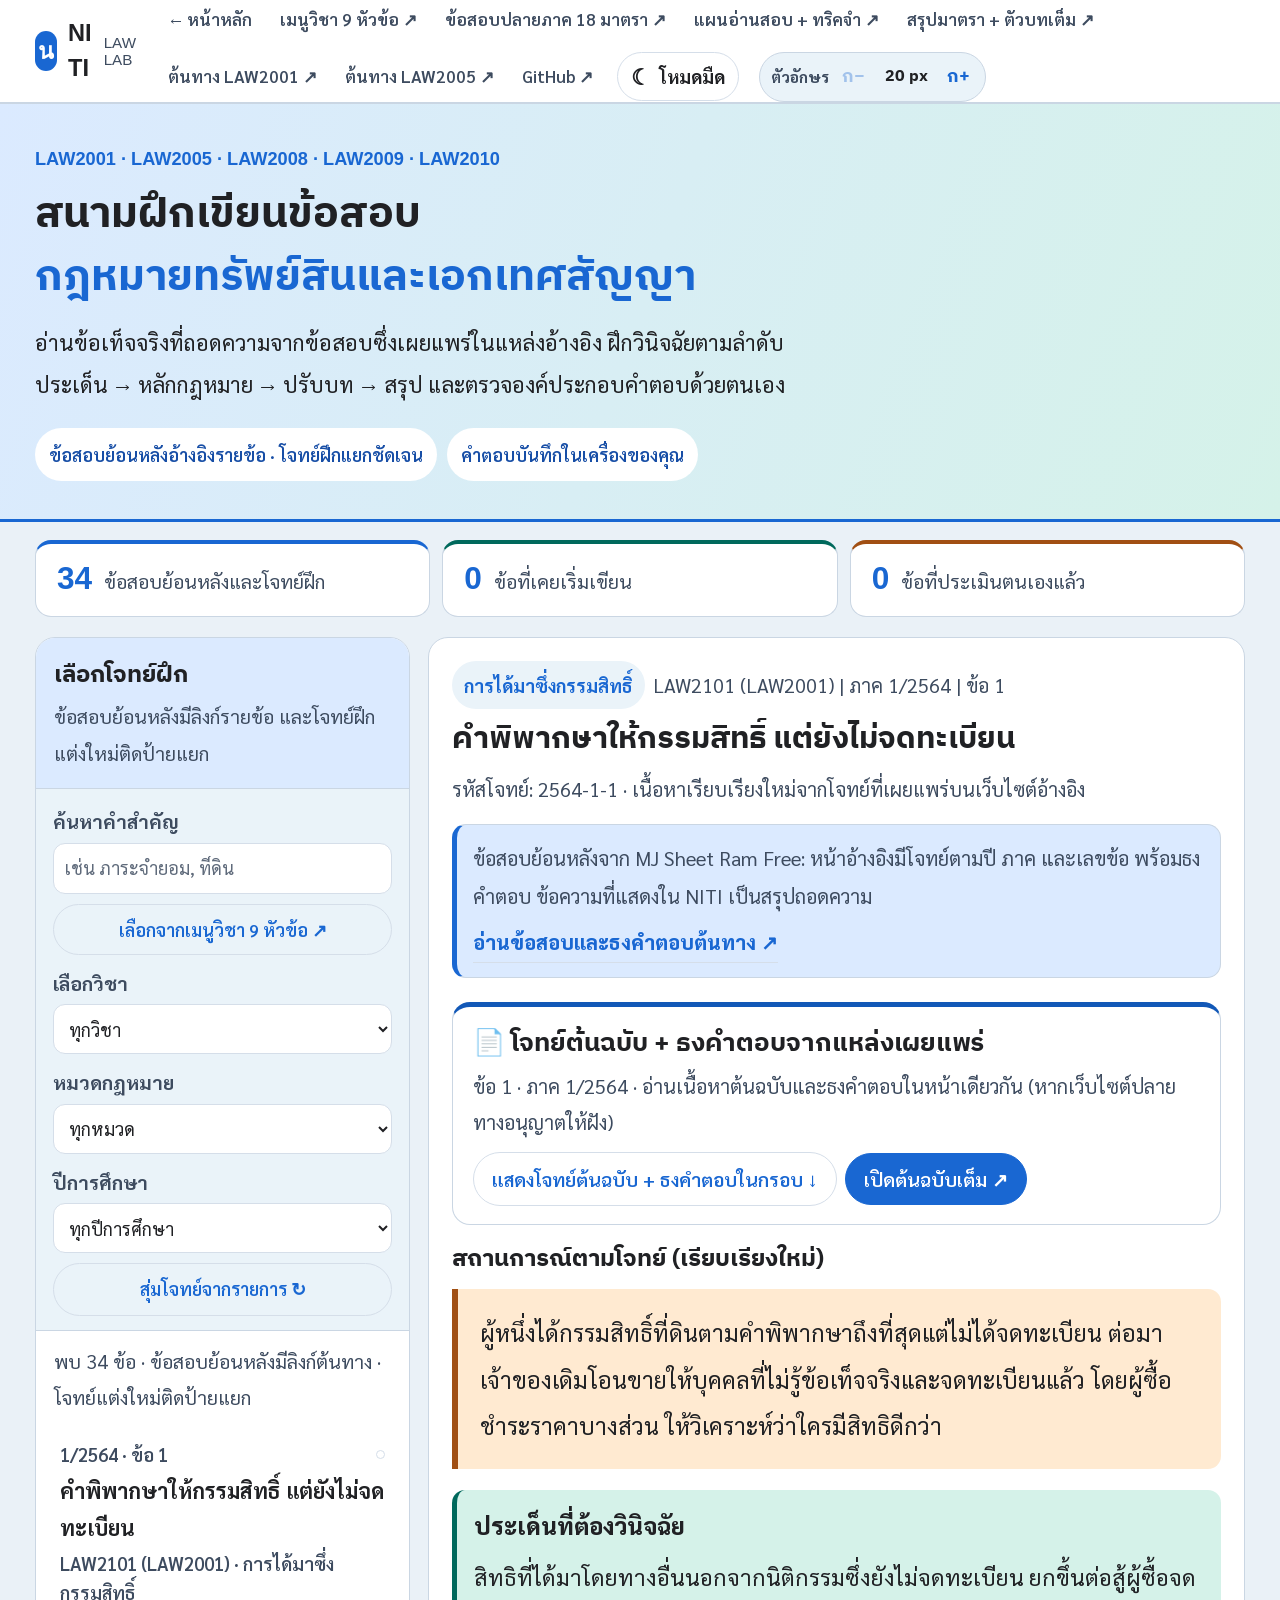
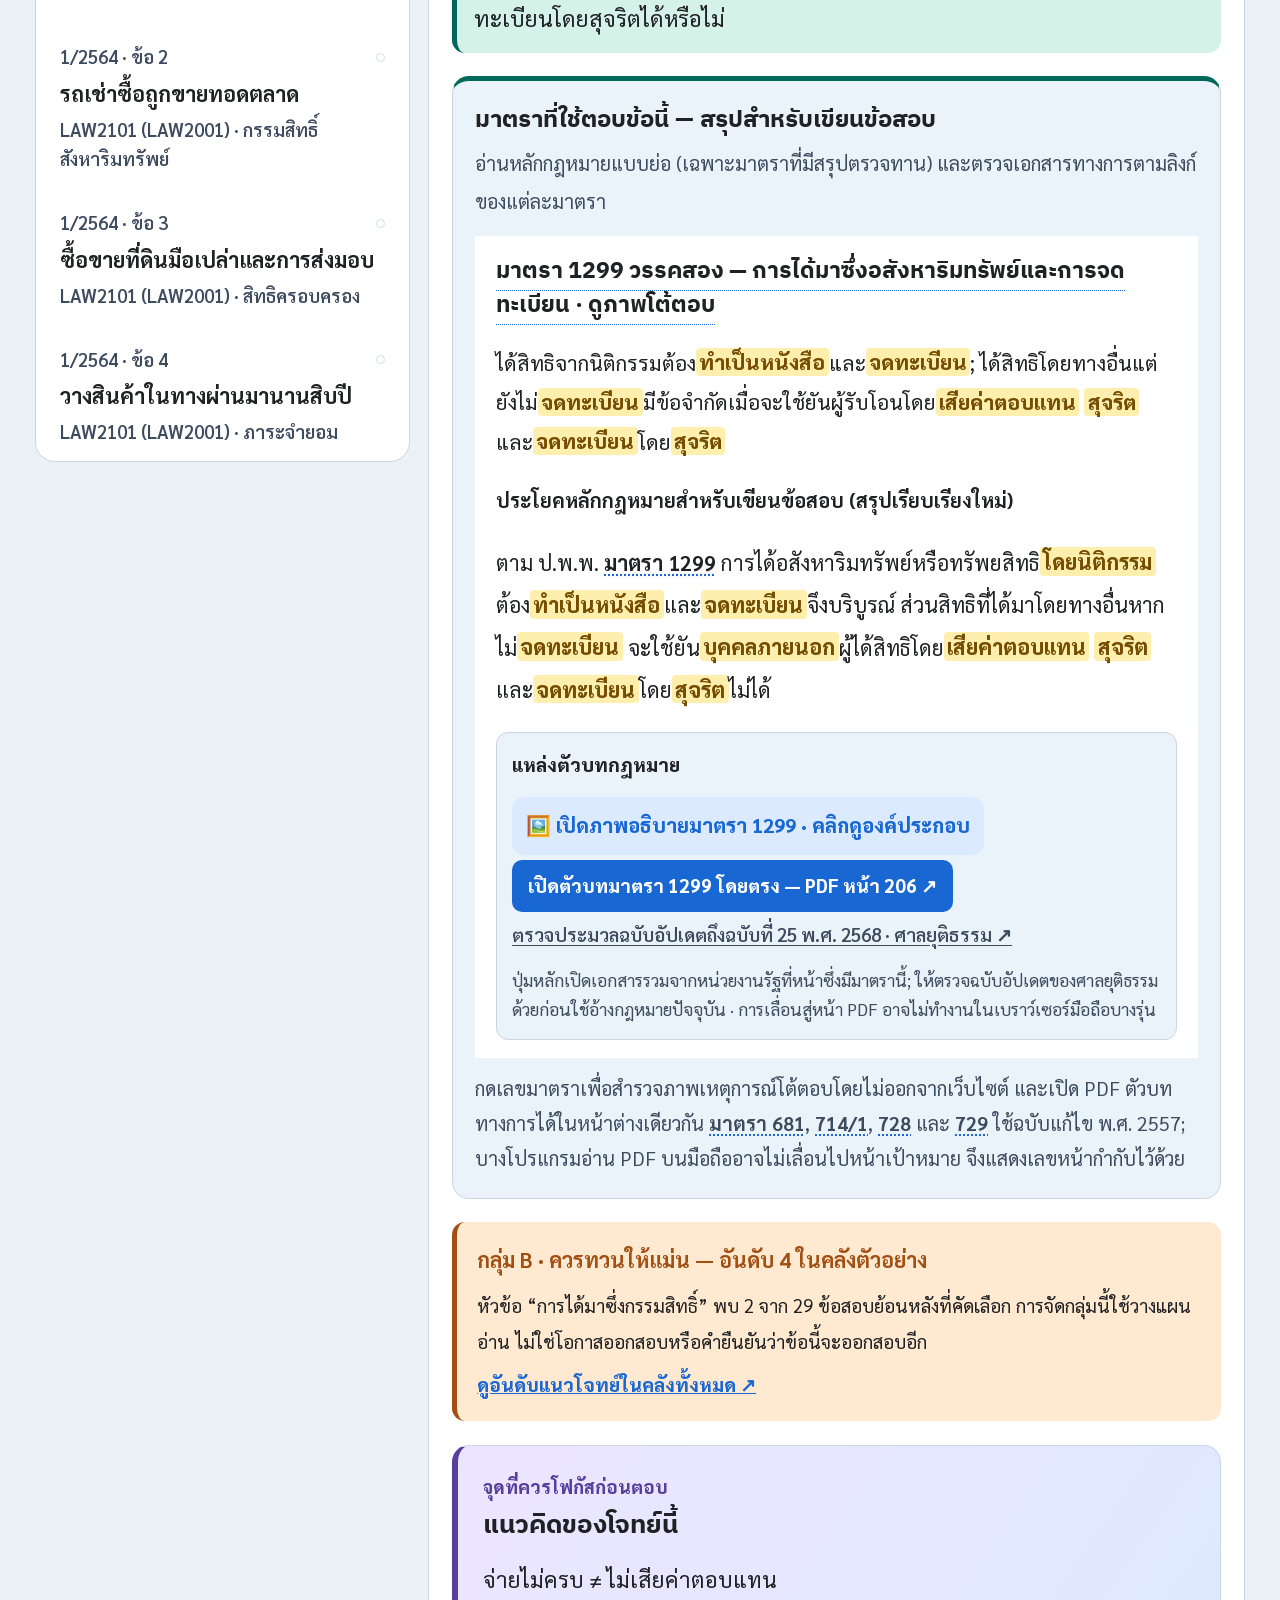
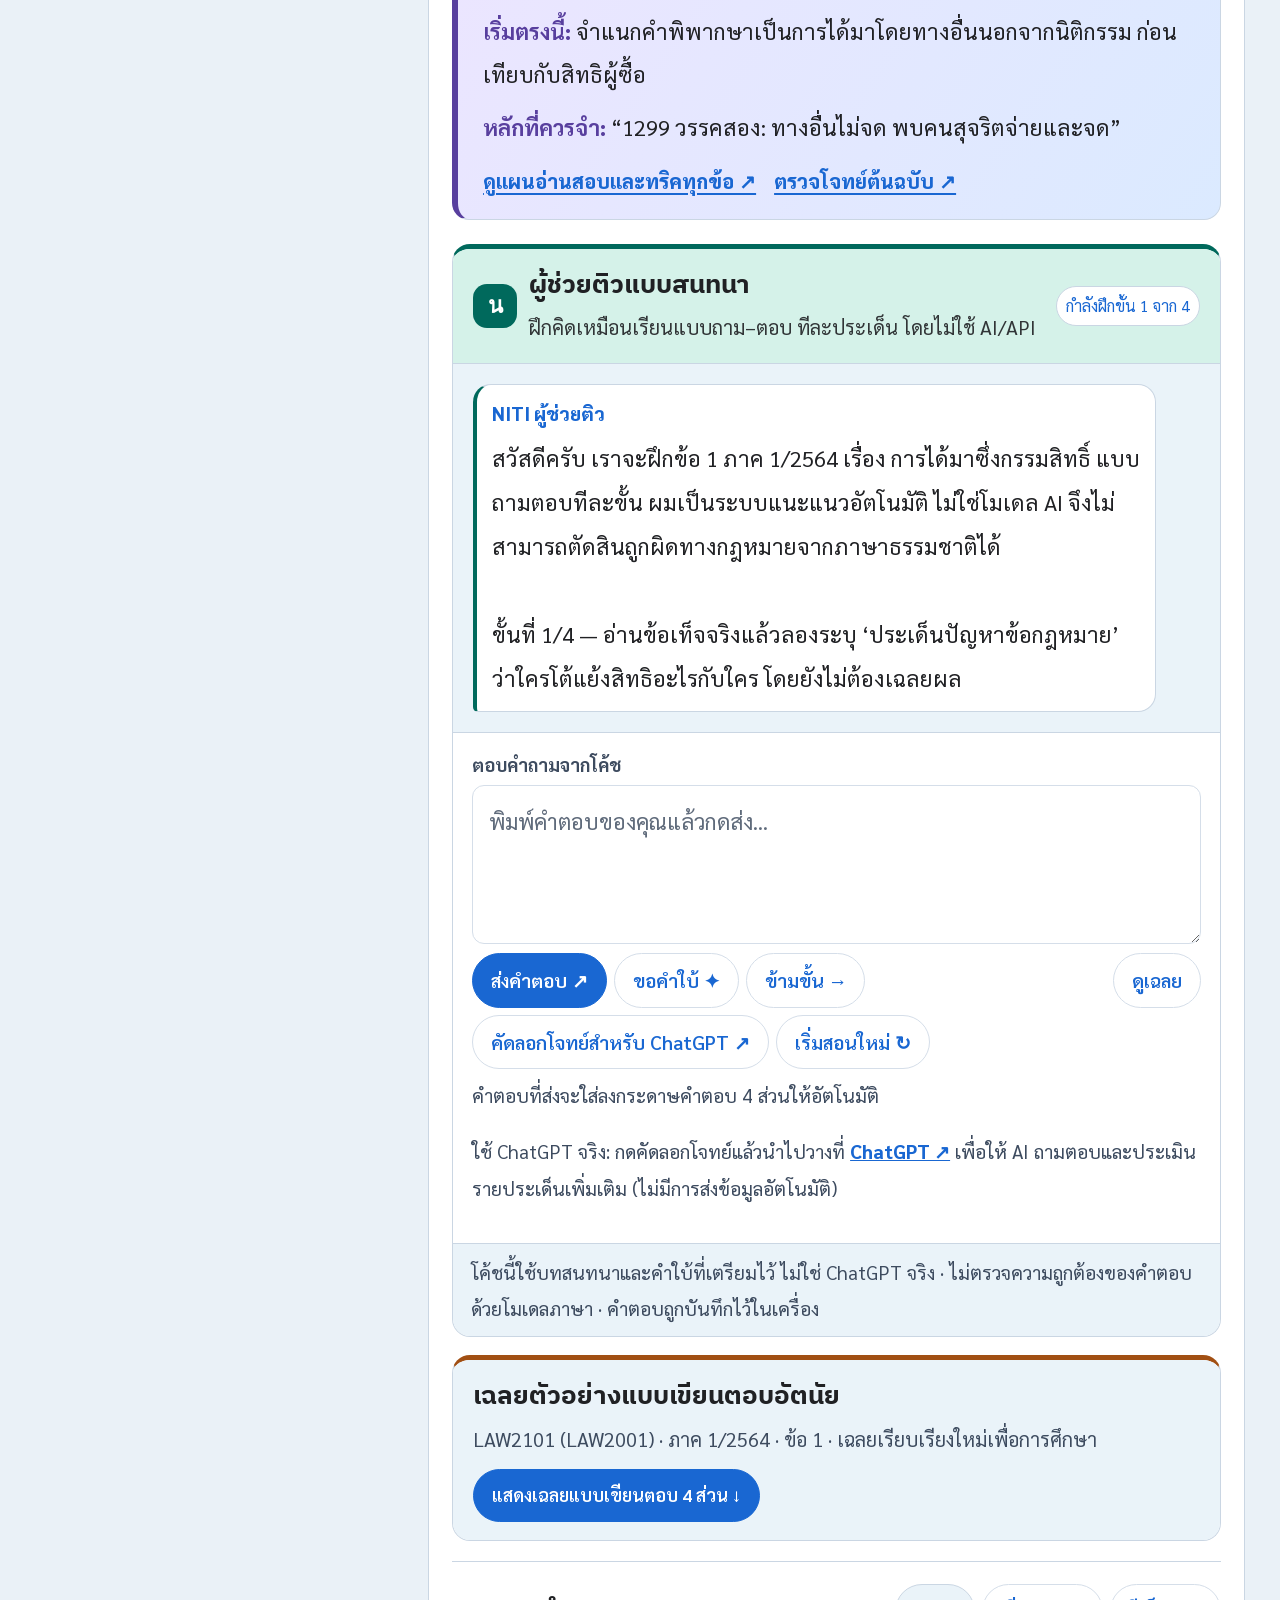
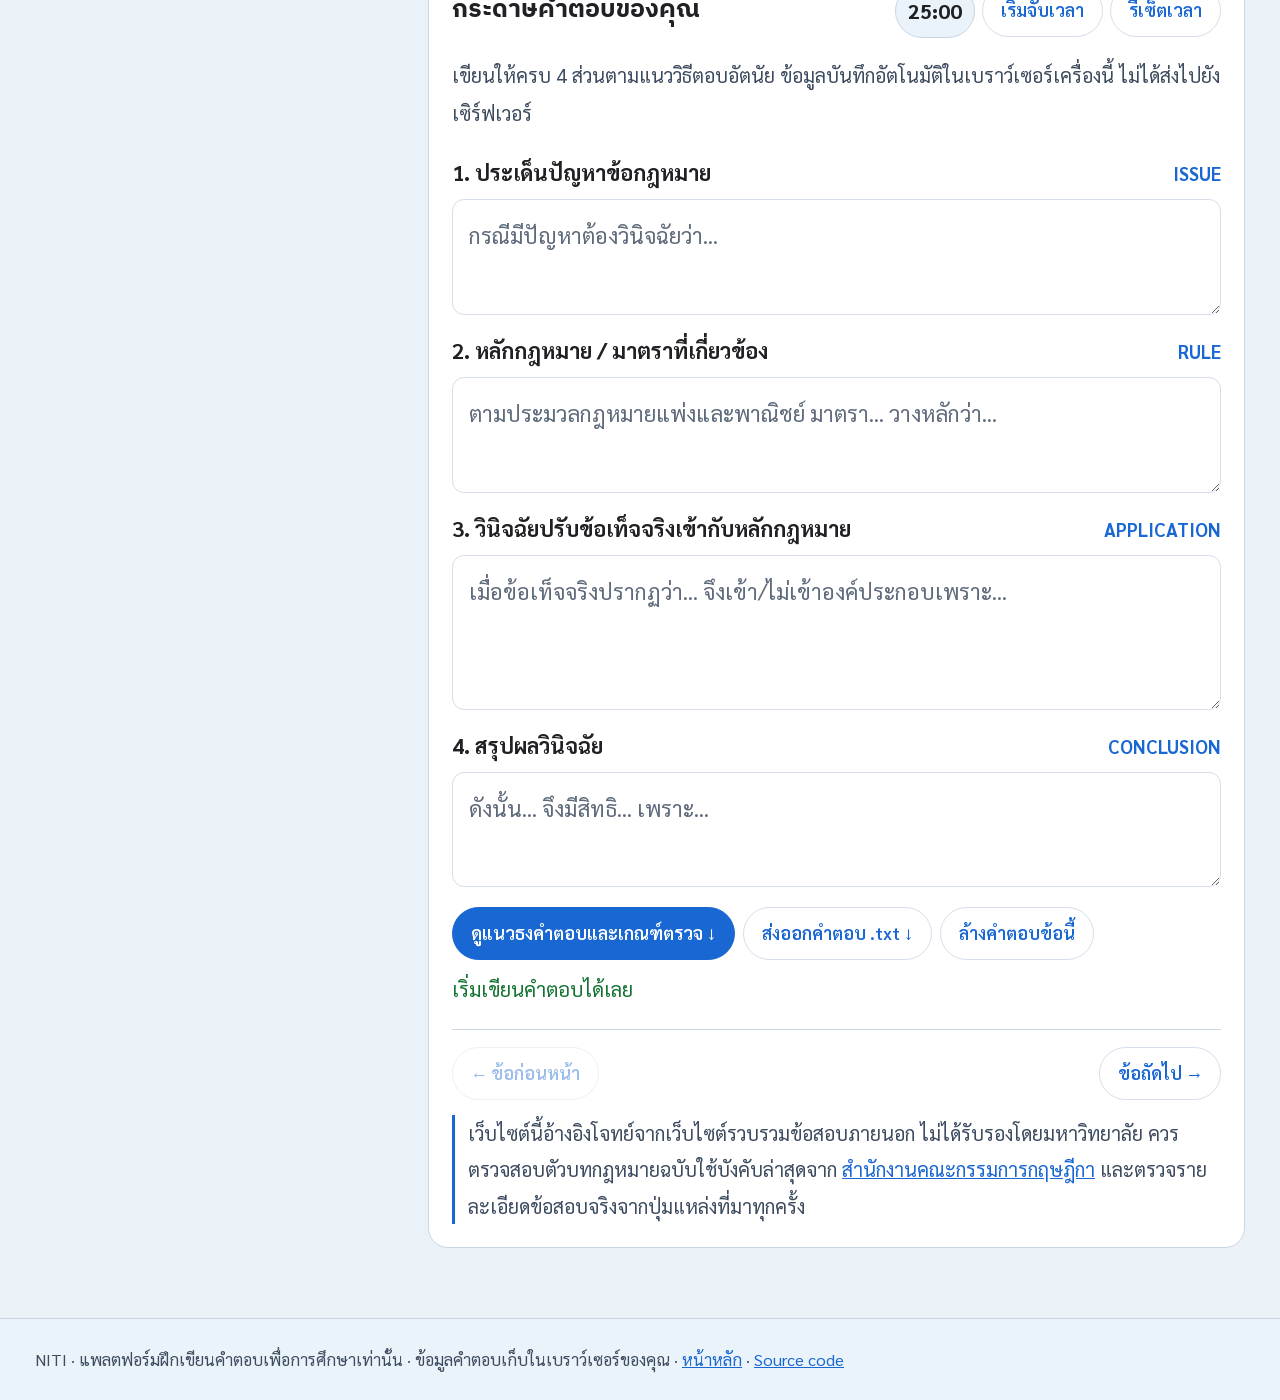
<file: quiz.html>
<!doctype html>
<html lang="th">
<head>
<meta charset="utf-8">
<meta name="viewport" content="width=device-width,initial-scale=1">
<meta name="theme-color" content="#ffffff">
<meta name="color-scheme" content="light dark">
<script>(function(){var s="normal";try{var x=localStorage.getItem("niti-font-level-v1");if(["normal","comfortable","large","extra","max"].includes(x))s=x;}catch(e){}document.documentElement.setAttribute("data-font-level",s);}());</script>
<script>(function(){try{var v=localStorage.getItem("niti-theme-v1");var m=window.matchMedia&&window.matchMedia("(prefers-color-scheme: dark)").matches;document.documentElement.setAttribute("data-theme",v==="dark"||v!=="light"&&m?"dark":"light");}catch(e){document.documentElement.setAttribute("data-theme","light");}}());</script>

<meta name="description" content="ฝึกเขียนคำตอบข้อสอบกฎหมายว่าด้วยทรัพย์สินและที่ดิน LAW2101 LAW2001 พร้อมลิงก์ต้นทางทุกข้อ โครงสร้างประเด็น-หลักกฎหมาย-ปรับบท-สรุป">
<title>ฝึกเขียนข้อสอบกฎหมายทรัพย์สินและที่ดิน | NITI</title>
<style>
:root{--navy:#10243c;--dark:#101e30;--gold:#bc9553;--ink:#1b2e40;--muted:#627185;--surface:#fff;--paper:#f7f6f2;--line:#e2e6e9;--pale:#f3eee3;--ok:#276c55;--shadow:0 12px 32px rgba(15,35,60,.07)}
*{box-sizing:border-box}html{scroll-behavior:smooth}body{margin:0;background:var(--paper);font:15px/1.8 "Noto Sans Thai","Leelawadee UI",Tahoma,sans-serif;color:var(--ink)}
a{color:inherit}button,input,select,textarea{font:inherit}button{cursor:pointer}:focus-visible{outline:3px solid var(--gold);outline-offset:3px}
.wrap{width:min(1250px,calc(100% - 38px));margin:auto}.sr-only{position:absolute;width:1px;height:1px;overflow:hidden;clip:rect(0,0,0,0)}
header{background:var(--navy);color:#fff}.nav{display:flex;gap:24px;align-items:center;justify-content:space-between;min-height:75px}
.brand{display:flex;align-items:center;gap:11px;text-decoration:none;font-weight:800;letter-spacing:.12em;font:700 25px Georgia,serif}.monogram{border:1px solid #bf9e65;border-radius:11px;display:grid;place-items:center;width:42px;height:42px;color:#f2dcba;font:700 26px Georgia,serif}
.nav-right{display:flex;align-items:center;gap:20px;flex-wrap:wrap;font-size:13px;color:#d0deea}.nav-right a{text-decoration:none}.nav-right a:hover{text-decoration:underline;color:#ead3ab}
.hero{background:radial-gradient(circle at 88% 20%,rgba(193,160,95,.14),transparent 38%),linear-gradient(118deg,#152c49,#0e1d30);color:#fff;padding:55px 0 61px}
.kicker{font:800 12px/1.4 Arial,sans-serif;letter-spacing:.16em;color:#ddc6a0}.hero h1{font-size:clamp(28px,4vw,49px);line-height:1.45;margin:11px 0 12px;letter-spacing:-.025em}.hero h1 span{color:#e1c797}
.hero p{color:#c4d1de;max-width:800px;margin:0 0 22px;font-size:15px}.hero-actions{display:flex;gap:10px;flex-wrap:wrap}.chip{display:inline-block;background:#ffffff14;border:1px solid #ffffff26;border-radius:99px;padding:6px 13px;color:#e6ecf3;font-size:12px}
.summary{display:grid;grid-template-columns:repeat(3,minmax(0,1fr));gap:12px;margin-top:-25px;position:relative}.summary-item{background:#fff;border:1px solid var(--line);border-radius:13px;padding:16px 21px;box-shadow:var(--shadow);display:flex;gap:12px;align-items:baseline}.summary-item b{font:700 26px Georgia,serif;color:#94713a}.summary-item span{font-size:13px;color:var(--muted)}
.layout{display:grid;grid-template-columns:330px minmax(0,1fr);align-items:start;gap:22px;padding:25px 0 70px}
.panel{background:#fff;border:1px solid var(--line);border-radius:15px;box-shadow:var(--shadow);overflow:hidden}.panel-pad{padding:23px}.aside-head{padding:20px 18px 16px;border-bottom:1px solid var(--line)}
.aside-head h2{font-size:18px;margin:0 0 5px}.aside-head p{color:var(--muted);font-size:12px;margin:0}
.controls{padding:14px 17px;border-bottom:1px solid var(--line);display:grid;gap:10px}
.field-label{font-size:12px;font-weight:700;color:#536476;display:block;margin-bottom:3px}
input[type="search"],select{width:100%;background:#fff;border:1px solid #d5dbe0;border-radius:9px;padding:10px 11px;color:var(--ink);outline:none;min-height:44px}input:focus,select:focus,textarea:focus{border-color:#b18b50;box-shadow:0 0 0 3px #c5a46526;outline:none}
.aside-actions{display:flex;gap:8px}.btn{appearance:none;border:1px solid transparent;border-radius:9px;padding:10px 15px;font-weight:700;line-height:1.5;display:inline-flex;justify-content:center;align-items:center;gap:7px;text-decoration:none;font-size:13px}
.btn.primary{background:var(--navy);color:#fff}.btn.primary:hover{background:#254564}.btn.gold{background:#c49c58;color:#14243a}.btn.gold:hover{background:#d4ad6b}.btn.outline{color:var(--navy);background:#fff;border-color:#d8dee4}.btn.outline:hover{background:#f6f7f8}.btn:disabled{opacity:.4;cursor:not-allowed}.full{width:100%}
.results{font-size:12px;color:var(--muted);padding:12px 18px 5px}
.question-list{max-height:640px;overflow:auto;padding:0 8px 13px}.q-item{width:100%;text-align:left;background:none;border:1px solid transparent;border-radius:10px;padding:13px 12px;display:block;color:var(--ink);margin:3px 0}.q-item:hover{background:#f7f8f8}.q-item.active{background:#f7f1e7;border-color:#e1c9a0}.q-item-top{display:flex;gap:8px;justify-content:space-between;align-items:center;font-size:11px;color:#738197}.q-item strong{font-size:13px;display:block;line-height:1.6;margin:3px 0}.q-item small{display:block;color:#8793a0;font-size:11px}.dot{width:9px;height:9px;border:1px solid #bec7cf;border-radius:50%;display:inline-block;flex-shrink:0}.dot.started{background:#c59e60;border-color:#c59e60}.dot.finished{background:var(--ok);border-color:var(--ok)}
.topic-tag{display:inline-block;background:#edf1f3;border-radius:6px;color:#546579;padding:4px 9px;font-size:11px;font-weight:700}
.task-heading{display:flex;justify-content:space-between;align-items:flex-start;gap:14px;margin-bottom:15px;flex-wrap:wrap}
.task-heading h2{font-size:clamp(20px,2.8vw,27px);line-height:1.5;margin:8px 0}.sub{font-size:12px;color:var(--muted);margin:0}.meta{display:flex;gap:8px;flex-wrap:wrap;align-items:center}
.source-box{background:#f3f6f8;border:1px solid #dbe5ec;border-radius:11px;padding:14px 16px;margin:15px 0 24px}.source-box p{margin:0 0 9px;color:#4e6075;font-size:13px}.source-box a{display:inline-flex;align-items:center;gap:8px;text-decoration:none;color:#165983;font-weight:800;font-size:13px;border-bottom:1px solid #a2bbcc}.source-box a:hover{color:#0d334e}
.box-title{font-size:16px;font-weight:800;margin:0 0 8px}.scenario{background:#fffdf9;border-left:4px solid #c29d62;padding:18px 20px;border-radius:0 9px 9px 0;line-height:1.9;font-size:15px;margin:11px 0 21px}.minor{font-size:12px;color:var(--muted)}.prompt{background:#f3f1ed;border-radius:9px;padding:14px 17px;margin-bottom:16px}
.workspace-head{display:flex;align-items:center;justify-content:space-between;gap:12px;flex-wrap:wrap;border-top:1px solid var(--line);padding-top:22px;margin-top:20px}.workspace-head h3{margin:0;font-size:19px}
.timer{font-variant-numeric:tabular-nums;background:#f6f7f7;border:1px solid var(--line);border-radius:9px;padding:7px 12px;font-weight:800;font-size:15px}
.answer-grid{display:grid;gap:15px;margin-top:13px}.answer-box label{display:flex;justify-content:space-between;gap:10px;align-items:baseline;margin-bottom:6px;font-size:14px;font-weight:700}.answer-box label span{font-size:11px;color:#92703e;white-space:nowrap}
textarea{width:100%;display:block;min-height:104px;resize:vertical;border:1px solid #d7dee4;border-radius:9px;padding:13px 14px;color:var(--ink);background:#fff;line-height:1.8;font-size:14px}
.answer-box:nth-child(3) textarea{min-height:155px}.actions{display:flex;flex-wrap:wrap;gap:8px;align-items:center;margin-top:20px}
.status{font-size:12px;color:var(--ok);min-height:20px;margin-top:10px}.review{margin-top:25px;border-top:1px solid var(--line);padding-top:22px}.review h3{margin:0 0 6px;font-size:19px}
.key-points{background:#fcfaf5;border:1px solid #eadfc8;border-radius:11px;padding:18px;margin-top:14px}.key-points h4{font-size:14px;margin:0 0 8px}.key-points ol{margin:0;padding-left:23px}.key-points li{margin:7px 0;font-size:14px}.key-points p{margin:0 0 12px;font-size:14px}.key-points .text-strong{font-weight:700;color:#825b26}
.rubric{display:grid;grid-template-columns:repeat(2,minmax(0,1fr));gap:8px;margin:13px 0}.rubric label{border:1px solid #dae1e6;border-radius:9px;padding:13px;display:flex;align-items:start;gap:10px;cursor:pointer;line-height:1.6;font-size:13px}.rubric input{margin-top:3px;accent-color:var(--ok);width:17px;height:17px;flex-shrink:0}
.score{background:#f4f7f5;border-radius:9px;padding:12px 15px;font-size:13px;color:#2e5848}.score strong{font-size:21px;color:var(--ok)}
.below{display:flex;justify-content:space-between;gap:8px;flex-wrap:wrap;margin-top:21px;padding-top:17px;border-top:1px solid var(--line)}
.info{font-size:12px;color:#6f7c88;border-left:3px solid #d5c19d;padding-left:13px;margin:15px 0 0}
footer{background:var(--dark);color:#bcc7d0;padding:25px 0;font-size:12px}footer a{color:#f2d9ad}
[hidden]{display:none!important}
@media(max-width:1000px){.layout{grid-template-columns:280px minmax(0,1fr)}.panel-pad{padding:19px}}
@media(max-width:750px){.layout{display:flex;flex-direction:column}.layout>*{width:100%}.question-list{max-height:230px}.summary{gap:8px}.summary-item{padding:13px;display:block}.summary-item b{display:block}.rubric{grid-template-columns:1fr}}
@media(max-width:500px){.wrap{width:calc(100% - 26px)}.nav{padding:14px 0;min-height:auto;flex-wrap:wrap}.nav-right{gap:14px}.hero{padding:35px 0 50px}.hero h1{font-size:29px}.summary-item b{font-size:23px}.summary-item span{font-size:11px}.panel-pad{padding:16px}.scenario{padding:14px}.actions .btn{flex:1}}
@media(prefers-reduced-motion:reduce){html{scroll-behavior:auto}}

/* Interactive learning experience */
.original-card,.coach-card,.model-card{border:1px solid #dbe2e8;border-radius:14px;margin:18px 0;overflow:hidden;background:#fff}
.original-card{background:#f8f9fb}
.original-heading{padding:18px 20px;display:flex;align-items:start;justify-content:space-between;gap:12px;flex-wrap:wrap}
.original-heading h3,.coach-heading h3,.model-heading h3{font-size:18px;margin:0 0 5px}
.original-heading p,.coach-heading p,.model-heading p{font-size:12px;color:#637487;line-height:1.8;margin:0}
.original-buttons{display:flex;gap:8px;flex-wrap:wrap;align-items:center}
.original-wrapper{border-top:1px solid #dae3e9;padding:13px;background:#f3f6f8}
.original-wrapper iframe{display:block;width:100%;height:550px;border:1px solid #cdd8e1;border-radius:8px;background:#fff}
.original-wrapper p{font-size:12px;color:#586a7a;margin:7px 0 3px}
.original-wrapper a{color:#146086;font-weight:700}
.coach-card{box-shadow:0 15px 37px #1329480c;border-color:#d8dfe7}
.coach-heading{display:flex;align-items:center;gap:12px;background:linear-gradient(120deg,#152c49,#254463);color:white;padding:18px 20px}
.coach-avatar{display:grid;place-items:center;width:44px;height:44px;border-radius:50%;flex:none;background:#d3a75e;color:#152c48;font-weight:800;font-family:Georgia,serif;font-size:22px}
.coach-heading h3{color:white}.coach-heading p{color:#d2deeb}.coach-progress{display:inline-block;margin-left:auto;font-size:11px;color:#f5e6cc;background:#ffffff24;border:1px solid #ffffff35;border-radius:20px;padding:4px 9px;white-space:nowrap}
.coach-log{padding:20px;display:flex;flex-direction:column;gap:13px;min-height:215px;max-height:420px;overflow-y:auto;background:#fcfdfd}
.coach-line{display:flex;justify-content:flex-start}.coach-line.student{justify-content:flex-end}
.coach-bubble{max-width:min(94%,690px);border:1px solid #e3e8ed;background:#f3f6f8;border-radius:15px 15px 15px 3px;padding:11px 15px;white-space:pre-wrap;overflow-wrap:anywhere}
.coach-line.student .coach-bubble{background:#e8eef7;border-color:#d4e0ef;border-radius:15px 15px 3px 15px}
.coach-who{display:block;font-weight:800;font-size:11px;color:#607b96;margin-bottom:4px}.coach-bubble p{line-height:1.85;margin:0;font-size:13px}
.coach-entry{border-top:1px solid #e0e6eb;padding:15px 19px 17px;background:#fff}.coach-entry textarea{min-height:78px;border-radius:11px;background:#fff}
.coach-toolbar{display:flex;gap:7px;flex-wrap:wrap;margin-top:9px;align-items:center}.coach-toolbar .coach-spacer{flex:1}
.coach-status{font-size:11px;color:#647489;margin-top:8px;min-height:18px}.coach-hintbar{font-size:11px;color:#6b7784;padding:10px 18px;border-top:1px solid #e9edf0;background:#f9fafb}
.model-card{background:#fffcf7;border-color:#e3d9c7}
.model-heading{padding:18px 20px;display:flex;align-items:center;gap:12px;justify-content:space-between;flex-wrap:wrap}
.model-body{padding:0 20px 20px;border-top:1px solid #eadfcb}
.model-part{border-bottom:1px solid #ede3d5;padding:14px 0}.model-part h4{color:#8d6939;margin:0 0 7px;font-size:14px}.model-part p{font-size:14px;line-height:1.9;margin:0;white-space:pre-line}
.model-caution{font-size:12px;color:#856b50;padding:11px 13px;border:1px solid #efdebe;border-radius:8px;background:#fff8e8;margin:15px 0}
.model-info{font-size:12px;color:#6e7c85;margin:15px 0 11px}
.model-body a{font-weight:800;color:#1d628a;font-size:13px}
@media(max-width:550px){.original-heading,.coach-entry,.model-heading{padding:14px}.original-wrapper iframe{height:380px}.coach-log{padding:12px}.coach-bubble{max-width:98%;padding:10px}.coach-progress{margin-left:0}.coach-heading{flex-wrap:wrap;padding:14px}.coach-toolbar .btn{font-size:11px;padding:9px}.coach-toolbar .coach-spacer{display:none}.coach-toolbar{gap:5px}}

.original-card[hidden]{display:none!important}
</style>
<link rel="preconnect" href="https://fonts.googleapis.com">
<link rel="preconnect" href="https://fonts.gstatic.com" crossorigin>
<link href="https://fonts.googleapis.com/css2?family=IBM+Plex+Sans+Thai:wght@400;500;600;700&amp;family=Sarabun:wght@400;500;600;700&amp;display=swap" rel="stylesheet">

<style>
/* Subject-specific two-issue answer framework */
.tutor-page .user-issue-outline{padding:19px 21px;border:1px solid var(--md-border);border-left:5px solid var(--md-primary);border-radius:15px;background:var(--md-surface-low);margin:21px 0;color:var(--md-text)}
.tutor-page .user-issue-outline h3{font-size:1.16rem;margin:0 0 7px}
.tutor-page .user-issue-outline>p{color:var(--md-text-secondary);margin:0 0 13px}
.tutor-page .user-issue-list{display:grid;grid-template-columns:repeat(2,minmax(0,1fr));gap:12px}
.tutor-page .user-issue-item{background:var(--md-surface);border:1px solid var(--md-border);border-radius:11px;padding:15px;color:var(--md-text)}
.tutor-page .user-issue-item h4{font-size:1.02rem;margin:0 0 10px;color:var(--md-text)}
.tutor-page .user-issue-item p{font-size:.9rem;line-height:1.8;margin:5px 0;color:var(--md-text)}
.tutor-page .user-issue-outline>a{display:inline-block;margin-top:11px;color:var(--md-primary);font-weight:750}
@media(max-width:700px){.tutor-page .user-issue-list{grid-template-columns:1fr}.tutor-page .user-issue-outline{padding:15px}}
</style>
<link rel="stylesheet" href="./theme.css">
<link rel="stylesheet" href="./statute-illustration.css?v=20261016c">
<link rel="stylesheet" href="./statute-reader.css?v=20261018b">
<link rel="stylesheet" href="./statute-autolink.css?v=20261017a">
<link rel="stylesheet" href="./exam-keyword.css?v=20261017a">
</head>
<body class="tutor-page">
<header><nav class="wrap nav" aria-label="เมนูหลัก"><a class="brand" href="./index.html"><span class="monogram" aria-hidden="true">น</span>NITI <small style="font:12px Arial,sans-serif;letter-spacing:.04em;color:#cbd7e1">LAW LAB</small></a><div class="nav-right"><a href="./index.html">← หน้าหลัก</a><a href="./subjects.html">เมนูวิชา 9 หัวข้อ ↗</a><a href="./final-exam.html">ข้อสอบปลายภาค 18 มาตรา ↗</a><a href="./study.html">แผนอ่านสอบ + ทริคจำ ↗</a><a href="./study.html#statute-notes">สรุปมาตรา + ตัวบทเต็ม ↗</a><a href="https://mjsheetramfree.com/law2001-la201-lw204-kdhmay-phaeng-laea-phanichy-wa-dwy-thraphy/" target="_blank" rel="noopener noreferrer">ต้นทาง LAW2001 ↗</a><a href="https://mjsheetramfree.com/category/law2005/" target="_blank" rel="noopener noreferrer">ต้นทาง LAW2005 ↗</a><a href="https://github.com/chakritago/niti" target="_blank" rel="noopener noreferrer">GitHub ↗</a><button id="theme-toggle" class="theme-toggle" type="button" aria-label="เปลี่ยนธีม" aria-pressed="false"><span class="theme-toggle-icon" aria-hidden="true">☾</span><span class="theme-toggle-label">โหมดมืด</span></button>
        <div class="font-controls" role="group" aria-label="ปรับขนาดตัวอักษรเพื่อให้อ่านได้สบายตา">
          <span class="font-label">ตัวอักษร</span>
          <button id="font-decrease" class="font-button" type="button" aria-label="ลดขนาดตัวอักษร" title="ลดขนาดตัวอักษร">ก−</button>
          <output id="font-current" class="font-current" for="font-decrease font-increase" aria-live="polite">20 px</output>
          <button id="font-increase" class="font-button" type="button" aria-label="เพิ่มขนาดตัวอักษร" title="เพิ่มขนาดตัวอักษร">ก+</button>
        </div></div></nav></header>
<section class="hero"><div class="wrap"><div class="kicker">LAW2001 · LAW2005 · LAW2008 · LAW2009 · LAW2010</div><h1>สนามฝึกเขียนข้อสอบ<br><span>กฎหมายทรัพย์สินและเอกเทศสัญญา</span></h1><p>อ่านข้อเท็จจริงที่ถอดความจากข้อสอบซึ่งเผยแพร่ในแหล่งอ้างอิง ฝึกวินิจฉัยตามลำดับ ประเด็น → หลักกฎหมาย → ปรับบท → สรุป และตรวจองค์ประกอบคำตอบด้วยตนเอง</p><div class="hero-actions"><span class="chip">ข้อสอบย้อนหลังอ้างอิงรายข้อ · โจทย์ฝึกแยกชัดเจน</span><span class="chip">คำตอบบันทึกในเครื่องของคุณ</span></div></div></section>
<div class="wrap summary" aria-label="ภาพรวมคลังโจทย์"><div class="summary-item"><b id="total-stat">—</b><span>ข้อสอบย้อนหลังและโจทย์ฝึก</span></div><div class="summary-item"><b id="draft-stat">0</b><span>ข้อที่เคยเริ่มเขียน</span></div><div class="summary-item"><b id="complete-stat">0</b><span>ข้อที่ประเมินตนเองแล้ว</span></div></div>
<main class="wrap layout">
<aside class="panel" aria-label="รายการข้อสอบ"><div class="aside-head"><h2>เลือกโจทย์ฝึก</h2><p>ข้อสอบย้อนหลังมีลิงก์รายข้อ และโจทย์ฝึกแต่งใหม่ติดป้ายแยก</p></div><div class="controls">
<div><label class="field-label" for="search">ค้นหาคำสำคัญ</label><input id="search" type="search" placeholder="เช่น ภาระจำยอม, ที่ดิน"></div>
<div><a href="./subjects.html" class="btn outline full">เลือกจากเมนูวิชา 9 หัวข้อ ↗</a></div>
<div><label class="field-label" for="course">เลือกวิชา</label><select id="course"><option value="">ทุกวิชา</option><option value="LAW2001">LAW2001 / LAW2101 · ทรัพย์สิน</option><option value="LAW2005">LAW2005 / LAW2105 · ซื้อขาย แลกเปลี่ยน ให้</option><option value="LAW2008">LAW2008 / LAW2108 · เช่าทรัพย์ เช่าซื้อ</option><option value="LAW2009">LAW2009 / LAW2109 · ยืม</option><option value="LAW2010">LAW2010 / LAW2110 · ค้ำประกัน จำนอง จำนำ</option></select></div>
<div><label class="field-label" for="topic">หมวดกฎหมาย</label><select id="topic"><option value="">ทุกหมวด</option></select></div>
<div><label class="field-label" for="year">ปีการศึกษา</label><select id="year"><option value="">ทุกปีการศึกษา</option></select></div>
<div class="aside-actions"><button class="btn outline full" id="random" type="button">สุ่มโจทย์จากรายการ ↻</button></div>
</div><div id="result-label" class="results" role="status">กำลังเตรียมรายการ</div><div class="question-list" id="list" aria-label="รายการโจทย์"></div></aside>
<section class="panel panel-pad" aria-live="off" id="exercise">
<div id="empty" hidden>ไม่พบโจทย์ตามเงื่อนไขที่เลือก ลองปรับคำค้นหรือหมวดกฎหมาย</div>
<div id="question-content">
<div class="task-heading"><div><div class="meta"><span class="topic-tag" id="topic-tag"></span><span class="minor" id="exam-meta"></span></div><h2 id="question-title"></h2><p class="sub" id="question-id"></p></div></div>
<div class="source-box"><p id="source-description"><b>แหล่งที่มาของข้อสอบข้อนี้:</b> เว็บไซต์ MJ Sheet Ram Free — ตรวจพบคำถามตามปี/ภาคเรียน/เลขข้อในหน้าที่ระบุ ข้อความด้านล่างเป็นสรุปถอดความ ไม่ใช่โจทย์ต้นฉบับทั้งหมด</p><a id="source" target="_blank" rel="noopener noreferrer" href="#">อ่านข้อสอบและธงคำตอบต้นทาง ↗</a></div>
<section class="original-card" id="original-card" aria-labelledby="original-heading">
  <div class="original-heading"><div>
    <h3 id="original-heading">📄 โจทย์ต้นฉบับ + ธงคำตอบจากแหล่งเผยแพร่</h3>
    <p id="original-caption">แสดงเว็บไซต์ต้นทางภายในหน้านี้ ไม่ใช่การคัดลอกเนื้อหามาเก็บบน GitHub</p>
  </div><div class="original-buttons">
    <button class="btn outline" id="original-toggle" type="button" aria-expanded="false">แสดงโจทย์ต้นฉบับ + ธงคำตอบในกรอบ ↓</button>
    <a class="btn primary" id="original-link" target="_blank" rel="noopener noreferrer" href="#">เปิดต้นฉบับเต็ม ↗</a>
  </div></div>
  <div id="original-wrapper" class="original-wrapper" hidden>
    <p><strong>การอ่านต้นฉบับ:</strong> หน้าที่ฝังแสดงข้อสอบและธงคำตอบหลายข้อในภาคเรียนเดียวกัน ให้เลื่อนไปยังเลขข้อที่ระบุด้านบน หากหน้าเว็บถูกบล็อกหรือว่าง ให้กดเปิดต้นฉบับเต็ม</p>
    <iframe id="original-iframe" src="about:blank" title="หน้าแสดงข้อสอบต้นฉบับและธงคำตอบจาก MJ Sheet Ram Free" loading="lazy" referrerpolicy="no-referrer"></iframe>
    <p>เอกสารนี้เผยแพร่โดยเว็บไซต์ภายนอก ไม่ใช่ไฟล์ต้นฉบับที่มหาวิทยาลัยรับรอง และเว็บไซต์ปลายทางอาจไม่อนุญาตให้แสดงในกรอบ <a id="original-link-fallback" href="https://mjsheetramfree.com/" target="_blank" rel="noopener noreferrer">เปิดหน้าข้อสอบโดยตรง ↗</a></p>
  </div>
</section>
<h3 class="box-title" id="scenario-heading">สถานการณ์ตามโจทย์ (เรียบเรียงใหม่)</h3><div id="scenario" class="scenario"></div>
<div class="prompt"><div class="box-title">ประเด็นที่ต้องวินิจฉัย</div><div id="issue"></div></div>
<section class="user-issue-outline" id="user-issue-outline" aria-labelledby="user-issue-title" hidden>
<h3 id="user-issue-title">โครงสร้างวินิจฉัยสำหรับโจทย์ข้อนี้</h3><p>เขียนแต่ละประเด็นตามลำดับ หลักกฎหมาย → ปรับบท → สรุป เพื่อไม่ให้ตกหล่น</p><div id="user-issue-list" class="user-issue-list"></div>
<a href="./subjects.html#featured-problem">กลับไปดูโจทย์ข้อ 1 และแนวตอบโดยละเอียด ↗</a>
</section>
<section class="exam-statute-card" id="exam-statute-card" aria-labelledby="exam-statute-title">
    <h3 id="exam-statute-title">มาตราที่ใช้ตอบข้อนี้ — สรุปสำหรับเขียนข้อสอบ</h3>
    <p>อ่านหลักกฎหมายแบบย่อ (เฉพาะมาตราที่มีสรุปตรวจทาน) และตรวจเอกสารทางการตามลิงก์ของแต่ละมาตรา</p>
    <div id="exam-statute-list"></div>
    <p class="law-source-disclaimer">กดเลขมาตราเพื่อสำรวจภาพเหตุการณ์โต้ตอบโดยไม่ออกจากเว็บไซต์ และเปิด PDF ตัวบททางการได้ในหน้าต่างเดียวกัน มาตรา 681, 714/1, 728 และ 729 ใช้ฉบับแก้ไข พ.ศ. 2557; บางโปรแกรมอ่าน PDF บนมือถืออาจไม่เลื่อนไปหน้าเป้าหมาย จึงแสดงเลขหน้ากำกับไว้ด้วย</p>
  </section>
  <section id="exam-ranking" class="exam-ranking" aria-label="อันดับความสำคัญเพื่อจัดเวลาอ่าน">
    <strong id="exam-ranking-value"></strong>
    <p id="exam-ranking-description"></p>
    <a href="./study.html#ranking">ดูอันดับแนวโจทย์ในคลังทั้งหมด ↗</a>
  </section>
  <section id="exam-insight" class="exam-insight" aria-labelledby="exam-insight-title" hidden>
  <div class="insight-title"><span class="insight-label">จุดที่ควรโฟกัสก่อนตอบ</span><h3 id="exam-insight-title">แนวคิดของโจทย์นี้</h3></div>
  <p id="exam-insight-hook"></p>
  <p><strong>เริ่มตรงนี้:</strong> <span id="exam-insight-first"></span></p>
  <p><strong>หลักที่ควรจำ:</strong> <span id="exam-insight-memory"></span></p>
  <div class="insight-actions"><a href="./study.html" id="exam-insight-guide">ดูแผนอ่านสอบและทริคทุกข้อ ↗</a><a id="exam-insight-source" href="#" target="_blank" rel="noopener noreferrer">ตรวจโจทย์ต้นฉบับ ↗</a></div>
</section>
<section class="coach-card" aria-labelledby="coach-title">
  <div class="coach-heading"><span class="coach-avatar" aria-hidden="true">น</span><div><h3 id="coach-title">ผู้ช่วยติวแบบสนทนา</h3><p>ฝึกคิดเหมือนเรียนแบบถาม–ตอบ ทีละประเด็น โดยไม่ใช้ AI/API</p></div><span class="coach-progress" id="coach-progress">กำลังฝึกขั้น 1 จาก 4</span></div>
  <div class="coach-log" id="coach-log" role="log" aria-label="บทสนทนาโค้ชและผู้เรียน" aria-live="polite" aria-relevant="additions"></div>
  <div class="coach-entry">
    <label for="coach-input" class="field-label">ตอบคำถามจากโค้ช</label>
    <textarea id="coach-input" placeholder="พิมพ์ประเด็นข้อกฎหมายที่คุณเห็น..." rows="3"></textarea>
    <div class="coach-toolbar">
      <button class="btn primary" type="button" id="coach-send">ส่งคำตอบ ↗</button>
      <button class="btn outline" type="button" id="coach-hint">ขอคำใบ้ ✦</button>
      <button class="btn outline" type="button" id="coach-skip">ข้ามขั้น →</button>
      <span class="coach-spacer"></span>
      <button class="btn outline" type="button" id="coach-show-answer">ดูเฉลย</button>
      <button class="btn outline" type="button" id="coach-copy-chatgpt">คัดลอกโจทย์สำหรับ ChatGPT ↗</button>
      <button class="btn outline" type="button" id="coach-restart">เริ่มสอนใหม่ ↻</button>
    </div>
    <p id="coach-status" class="coach-status" role="status"></p>
    <p class="coach-status">ใช้ ChatGPT จริง: กดคัดลอกโจทย์แล้วนำไปวางที่ <a href="https://chatgpt.com/" target="_blank" rel="noopener noreferrer" style="color:#1b6187;font-weight:800">ChatGPT ↗</a> เพื่อให้ AI ถามตอบและประเมินรายประเด็นเพิ่มเติม (ไม่มีการส่งข้อมูลอัตโนมัติ)</p>
  </div>
  <div class="coach-hintbar">โค้ชนี้ใช้บทสนทนาและคำใบ้ที่เตรียมไว้ ไม่ใช่ ChatGPT จริง · ไม่ตรวจความถูกต้องของคำตอบด้วยโมเดลภาษา · คำตอบถูกบันทึกไว้ในเครื่อง</div>
</section>
<section class="model-card" aria-labelledby="model-title">
  <div class="model-heading"><div><h3 id="model-title">เฉลยตัวอย่างแบบเขียนตอบอัตนัย</h3><p id="tutor-answer-meta">อ่านได้หลังลองเขียนคำตอบ หรือเปิดเพื่อทบทวนก่อนสอบ</p></div><button class="btn gold" id="tutor-answer-toggle" type="button" aria-expanded="false">แสดงเฉลยแบบเขียนตอบ 4 ส่วน ↓</button></div>
  <div id="tutor-answer-body" class="model-body" hidden>
    <p class="model-info">เฉลยต่อไปนี้เรียบเรียงใหม่เพื่อใช้ฝึกวิเคราะห์ข้อเท็จจริง ไม่ใช่สำเนาธงคำตอบจากเว็บไซต์และไม่ใช่คำตัดสินหรือคำปรึกษาทางกฎหมาย</p>
    <div id="tutor-answer-parts"></div>
    <a id="tutor-answer-source" target="_blank" rel="noopener noreferrer" href="#">อ่านธงคำตอบของผู้เผยแพร่ต้นฉบับและเทียบความครบถ้วน ↗</a>
  </div>
</section>
<div class="workspace-head"><h3>กระดาษคำตอบของคุณ</h3><div style="display:flex;gap:7px;align-items:center;flex-wrap:wrap"><output id="timer" class="timer" aria-label="เวลาฝึกเขียน">25:00</output><button class="btn outline" type="button" id="timer-toggle">เริ่มจับเวลา</button><button class="btn outline" type="button" id="timer-reset">รีเซ็ตเวลา</button></div></div>
<p class="minor">เขียนให้ครบ 4 ส่วนตามแนววิธีตอบอัตนัย ข้อมูลบันทึกอัตโนมัติในเบราว์เซอร์เครื่องนี้ ไม่ได้ส่งไปยังเซิร์ฟเวอร์</p>
<div class="answer-grid">
<div class="answer-box"><label for="answer-issue">1. ประเด็นปัญหาข้อกฎหมาย <span>ISSUE</span></label><textarea id="answer-issue" placeholder="กรณีมีปัญหาต้องวินิจฉัยว่า..."></textarea></div>
<div class="answer-box"><label for="answer-rule">2. หลักกฎหมาย / มาตราที่เกี่ยวข้อง <span>RULE</span></label><textarea id="answer-rule" placeholder="ตามประมวลกฎหมายแพ่งและพาณิชย์ มาตรา... วางหลักว่า..."></textarea></div>
<div class="answer-box"><label for="answer-apply">3. วินิจฉัยปรับข้อเท็จจริงเข้ากับหลักกฎหมาย <span>APPLICATION</span></label><textarea id="answer-apply" placeholder="เมื่อข้อเท็จจริงปรากฏว่า... จึงเข้า/ไม่เข้าองค์ประกอบเพราะ..."></textarea></div>
<div class="answer-box"><label for="answer-conclude">4. สรุปผลวินิจฉัย <span>CONCLUSION</span></label><textarea id="answer-conclude" placeholder="ดังนั้น... จึงมีสิทธิ... เพราะ..."></textarea></div>
</div>
<div class="actions"><button class="btn primary" id="review-toggle" type="button" aria-expanded="false">ดูแนวธงคำตอบและเกณฑ์ตรวจ ↓</button><button class="btn outline" id="export" type="button">ส่งออกคำตอบ .txt ↓</button><button class="btn outline" id="clear" type="button">ล้างคำตอบข้อนี้</button></div>
<div class="status" id="save-status" role="status" aria-live="polite"></div>
<div class="review" id="review" hidden>
<h3>แนวตรวจคำตอบและธงคำตอบแบบย่อ</h3><p class="minor">แนวทางต่อไปนี้เป็นคำอธิบายเพื่อการเรียน ไม่ใช่การตรวจโดยอาจารย์/AI และควรเปิดดูเฉลยเต็มจากแหล่งต้นทางเสมอ</p>
<div class="key-points"><h4>มาตราที่ควรพิจารณา</h4><div id="statutes" class="meta"></div><h4 style="margin-top:16px">ลำดับการวินิจฉัย</h4><ol id="roadmap"></ol><h4 style="margin-top:16px">ข้อสรุปตามแนวเฉลยต้นทาง</h4><p id="conclusion" class="text-strong"></p><h4>จุดที่มักพลาด</h4><p id="pitfall"></p><a id="source-again" target="_blank" rel="noopener noreferrer" style="color:#125f88;font-weight:700;font-size:13px" href="#">ตรวจสอบคำตอบฉบับเต็มที่เว็บไซต์ต้นทาง ↗</a></div>
<h3 style="margin-top:24px">เกณฑ์ประเมินตนเอง (เต็ม 100 คะแนน)</h3><p class="minor">ทำเครื่องหมายเฉพาะส่วนที่คุณเขียนได้ครบและถูกต้องหลังเทียบกับต้นทาง ข้อละ 25 คะแนน ไม่มีระบบ AI ตรวจความถูกต้องของข้อความ</p>
<div class="rubric" id="rubric">
<label><input type="checkbox" data-part="issue"><span>ระบุประเด็นข้อกฎหมายตรงกับข้อพิพาท (25)</span></label>
<label><input type="checkbox" data-part="rule"><span>ยกบทกฎหมายที่เกี่ยวข้องและสาระสำคัญได้ถูกต้อง (25)</span></label>
<label><input type="checkbox" data-part="apply"><span>วินิจฉัยปรับบทครบทุกข้อเท็จจริงสำคัญ (25)</span></label>
<label><input type="checkbox" data-part="conclude"><span>สรุปตอบตรงคำถามและสอดคล้องกับเหตุผล (25)</span></label>
</div><div class="score">คะแนนที่คุณประเมินตนเอง: <strong id="score">0 / 100</strong> <span class="minor"> (คะแนนประเมินด้วยตนเองเท่านั้น)</span></div>
<button class="btn primary" type="button" id="mark-complete" style="margin-top:13px">บันทึกว่าตรวจคำตอบแล้ว ✓</button>
</div>
<div class="below"><button class="btn outline" type="button" id="prev">← ข้อก่อนหน้า</button><button class="btn outline" type="button" id="next">ข้อถัดไป →</button></div>
<p class="info">เว็บไซต์นี้อ้างอิงโจทย์จากเว็บไซต์รวบรวมข้อสอบภายนอก ไม่ได้รับรองโดยมหาวิทยาลัย ควรตรวจสอบตัวบทกฎหมายฉบับใช้บังคับล่าสุดจาก <a href="https://www.krisdika.go.th/" target="_blank" rel="noopener noreferrer">สำนักงานคณะกรรมการกฤษฎีกา</a> และตรวจรายละเอียดข้อสอบจริงจากปุ่มแหล่งที่มาทุกครั้ง</p>
</div>
</section></main>
<footer><div class="wrap">NITI · แพลตฟอร์มฝึกเขียนคำตอบเพื่อการศึกษาเท่านั้น · ข้อมูลคำตอบเก็บในเบราว์เซอร์ของคุณ · <a href="./index.html">หน้าหลัก</a> · <a href="https://github.com/chakritago/niti">Source code</a></div></footer>
<script src="./exam-data.js"></script>
<script src="./contract-exams.js"></script>
<script src="./subject-menu-data.js?v=20261016a"></script>
<script src="./surety-practice-02.js?v=20261016a"></script>
<script src="./mortgage-practice-03.js?v=20261017a"></script>
<script src="./land-sale-practice-04.js?v=20261017a"></script>
<script src="./statute-sources.js"></script>
<script src="./statute-paragraphs.js?v=20261017c"></script>
<script src="./statute-notes.js"></script>
<script src="./statute-notes-extra.js"></script>
<script src="./surety-statute-notes.js?v=20261016a"></script>
<script>
(function(){
"use strict";
var data=Array.isArray(window.NITI_EXAMS)?window.NITI_EXAMS.filter(function(q){return q&&q.id&&q.number&&q.synopsis&&(q.kind==="practice"&&/^https:\/\//.test(q.lawSourceUrl)||/^https:\/\/mjsheetramfree\.com\//.test(q.sourceUrl||""))}):[];
var KEY="niti-exam-tutor-v1";
var store={};
try{store=JSON.parse(localStorage.getItem(KEY)||"{}")||{};}catch(e){store={};}
var current=null,filtered=[],remaining=1500,interval=null,showReview=false;
var $=function(id){return document.getElementById(id);};
var parts=["issue","rule","apply","conclude"];
var areas={issue:$("answer-issue"),rule:$("answer-rule"),apply:$("answer-apply"),conclude:$("answer-conclude")};
var escapeHTML=function(s){return String(s==null?"":s).replace(/[&<>"']/g,function(ch){return {"&":"&amp;","<":"&lt;",">":"&gt;",'"':"&quot;","'":"&#39;"}[ch]})};
function getState(id){if(!store[id]||typeof store[id]!=="object")store[id]={};return store[id]}
function persist(){try{localStorage.setItem(KEY,JSON.stringify(store));$("save-status").textContent="บันทึกคำตอบไว้ในเครื่องนี้แล้ว";}catch(e){$("save-status").textContent="ไม่สามารถบันทึกลงเครื่องได้ โปรดส่งออกคำตอบเพื่อสำรองข้อมูล";}}
function hasDraft(s){return parts.some(function(p){return typeof s[p]==="string"&&s[p].trim()})}
function counters(){
$("total-stat").textContent=String(data.length);
$("draft-stat").textContent=String(data.filter(function(q){return hasDraft(store[q.id]||{})}).length);
$("complete-stat").textContent=String(data.filter(function(q){return (store[q.id]||{}).completed===true}).length);
}
function fillFilters(){
var topics=[...new Set(data.map(function(q){return q.topic}))].sort();
var years=[...new Set(data.map(function(q){return q.year}).filter(function(y){return Number(y)>0}))].sort(function(a,b){return b-a});
topics.forEach(function(v){var e=document.createElement("option");e.value=v;e.textContent=v;$("topic").appendChild(e)});
years.forEach(function(v){var e=document.createElement("option");e.value=String(v);e.textContent=String(v);$("year").appendChild(e)});
}
function refreshList(){
var phrase=$("search").value.trim().toLocaleLowerCase("th"), subject=$("course").value, topic=$("topic").value, year=$("year").value;
filtered=data.filter(function(q){return(!subject||(q.subject||"LAW2001")===subject)&&(!topic||q.topic===topic)&&(!year||String(q.year)===year)&&(!phrase||[q.title,q.synopsis,q.topic,q.course,q.year,q.sections.join(" ")].join(" ").toLocaleLowerCase("th").includes(phrase))});
$("result-label").textContent="พบ "+filtered.length+" ข้อ · ข้อสอบย้อนหลังมีลิงก์ต้นทาง · โจทย์แต่งใหม่ติดป้ายแยก";
var list=$("list");list.replaceChildren();
filtered.forEach(function(q){
var s=store[q.id]||{};var b=document.createElement("button");b.type="button";b.className="q-item"+(current===q.id?" active":"");b.setAttribute("aria-current",current===q.id?"true":"false");
var status=s.completed?"finished":hasDraft(s)?"started":"";
b.innerHTML='<span class="q-item-top"><span>'+((window.NITI_SUBJECT_PRACTICE_IDS||[window.NITI_SUBJECT_FEATURED_ID]).includes(q.id)?"โจทย์จากผู้ใช้ · ข้อ "+q.number:q.kind==="practice"?"โจทย์ฝึกแต่งใหม่":escapeHTML(q.semester)+"/"+escapeHTML(q.year)+" · ข้อ "+escapeHTML(q.number))+'</span><span class="dot '+status+'" title="'+(s.completed?"ตรวจแล้ว":hasDraft(s)?"มีร่างคำตอบ":"ยังไม่เริ่ม")+'"></span></span><strong>'+escapeHTML(q.title)+'</strong><small>'+escapeHTML(q.course)+" · "+escapeHTML(q.topic)+"</small>";
b.addEventListener("click",function(){load(q.id)});list.appendChild(b);
});
$("empty").hidden=filtered.length!==0;
$("question-content").hidden=filtered.length===0;
if(filtered.length&&(!current||!filtered.some(function(q){return q.id===current})))load(filtered[0].id,true);
if(!filtered.length){stopTimer();current=null;}
updateNav();
}
function setAnswer(q){
var state=getState(q.id);
parts.forEach(function(p){areas[p].value=state[p]||""});
$("save-status").textContent=hasDraft(state)?"โหลดร่างคำตอบที่เคยบันทึกไว้":"เริ่มเขียนคำตอบได้เลย";
var checks=$("rubric").querySelectorAll('input[type="checkbox"]');
checks.forEach(function(c){c.checked=!!(state.rubric||{})[c.dataset.part]});
score();
}
function load(id,noList){
var q=data.find(function(x){return x.id===id});if(!q)return;
stopTimer();remaining=1500;updateTimer();current=id;window.NITI_CURRENT_QUESTION=id;showReview=false;$("review").hidden=true;$("review-toggle").setAttribute("aria-expanded","false");$("review-toggle").textContent="ดูแนวธงคำตอบและเกณฑ์ตรวจ ↓";
$("topic-tag").textContent=q.topic;$("exam-meta").textContent=(window.NITI_SUBJECT_PRACTICE_IDS||[window.NITI_SUBJECT_FEATURED_ID]).includes(q.id)?q.course+" | ข้อ "+q.number+" จากผู้ใช้ · ไม่ใช่ข้อสอบย้อนหลัง":q.kind==="practice"?q.course+" | โจทย์ฝึกแต่งใหม่ ไม่ใช่ข้อสอบเก่า":q.course+" | ภาค "+q.semester+"/"+q.year+" | ข้อ "+q.number;
$("question-title").textContent=q.title;$("question-id").textContent="รหัสโจทย์: "+q.id+" · "+(q.kind==="practice"?"สถานการณ์สมมติที่แต่งใหม่เพื่อฝึกเขียน":"เนื้อหาเรียบเรียงใหม่จากโจทย์ที่เผยแพร่บนเว็บไซต์อ้างอิง");
$("scenario").textContent=q.synopsis;$("issue").textContent=q.issue;
$("scenario-heading").textContent=(window.NITI_SUBJECT_PRACTICE_IDS||[window.NITI_SUBJECT_FEATURED_ID]).includes(q.id)?"ข้อ "+q.number+" · โจทย์ที่ผู้ใช้ส่งมา":"สถานการณ์ตามโจทย์ (เรียบเรียงใหม่)";
var custom=(window.NITI_SUBJECT_ISSUE_OUTLINES||{})[q.id]||[];
$("user-issue-outline").hidden=!custom.length;
$("user-issue-list").replaceChildren();
custom.forEach(function(x){var card=document.createElement("article");card.className="user-issue-item";
var heading=document.createElement("h4");heading.textContent=x.heading;card.appendChild(heading);
var rule=document.createElement("p");rule.textContent="หลักกฎหมาย ป.พ.พ. มาตรา "+x.sections.join(" และ ");card.appendChild(rule);
var hint=document.createElement("p");hint.textContent="เขียนหลักกฎหมาย → ปรับข้อเท็จจริง → สรุปผลวินิจฉัย";card.appendChild(hint);
$("user-issue-list").appendChild(card);});
var link=q.sourceUrl||q.lawSourceUrl;$("source").href=link;$("source-again").href=link;$("original-link-fallback").href=link;
$("source-description").textContent=(window.NITI_SUBJECT_PRACTICE_IDS||[window.NITI_SUBJECT_FEATURED_ID]).includes(q.id)?"โจทย์จากผู้ใช้สำหรับฝึกเขียนคำตอบ ไม่ใช่ข้อสอบย้อนหลังที่ยืนยันต้นทางได้ และไม่มีธงคำตอบจากมหาวิทยาลัย ลิงก์นี้ใช้ตรวจตัวบทกฎหมายจากหน่วยงานทางการ":q.kind==="practice"?"โจทย์ฝึกแต่งใหม่โดย NITI ไม่ใช่ข้อสอบที่เคยออก ไม่มีธงคำตอบต้นฉบับ ลิงก์นี้เป็นทางไปตรวจสอบตัวบทกฎหมายทางการ":"ข้อสอบย้อนหลังจาก MJ Sheet Ram Free: หน้าอ้างอิงมีโจทย์ตามปี ภาค และเลขข้อ พร้อมธงคำตอบ ข้อความที่แสดงใน NITI เป็นสรุปถอดความ";
$("source").textContent=q.kind==="practice"?"ตรวจตัวบทกฎหมายทางการ ↗":"อ่านข้อสอบและธงคำตอบต้นทาง ↗";$("source-again").textContent=q.kind==="practice"?"ตรวจตัวบทกฎหมายทางการ ↗":"อ่านข้อสอบและธงคำตอบต้นทาง ↗";$("original-card").hidden=q.kind==="practice";
var statutesArea=$("statutes");statutesArea.replaceChildren();
q.sections.forEach(function(label){
 var sourceMap=window.NITI_STATUTE_SOURCES;
 var ref=sourceMap&&typeof sourceMap.resolveLabel==="function"?sourceMap.resolveLabel(label):null;
 var chip=document.createElement(ref?"a":"span");
 chip.className="topic-tag statute-direct-chip";
 chip.textContent="ป.พ.พ. ม. "+label+(ref?" · ดูภาพโต้ตอบ ↗":"");
 if(ref){
  var raw=String(label||"");
  var item=(raw.match(/^\s*\d+(?:\/\d+)?\s*\(([1-9])\)/)||[])[1]||"";
  var suffix=(raw.match(/วรรค\s*(?:ที่\s*)?(แรก|หนึ่ง|สอง|สาม|สี่|ห้า|หก|[1-6๑-๖])(?:\s*(?:-|–|—|ถึง|และ)\s*(?:วรรค\s*)?(แรก|หนึ่ง|สอง|สาม|สี่|ห้า|หก|[1-6๑-๖]))?/)||[]);
  var wordNum={"แรก":1,"หนึ่ง":1,"สอง":2,"สาม":3,"สี่":4,"ห้า":5,"หก":6,"๑":1,"๒":2,"๓":3,"๔":4,"๕":5,"๖":6};
  var paraIds=[];
  if(suffix[1])paraIds.push(String(wordNum[suffix[1]]||Number(suffix[1])));
  if(suffix[2]){
   var end=Number(wordNum[suffix[2]]||suffix[2]);
   if(/-|–|—|ถึง/.test(suffix[0]))for(var j=Number(paraIds[0])+1;j<=end&&j<=6;j++)paraIds.push(String(j));
   else paraIds.push(String(end));
  }
  chip.href="#statute-"+ref.id.replace(/\//g,"-")+(paraIds.length?"-p"+paraIds.join("_"):"")+(item?"-i"+item:"");
  chip.setAttribute("data-statute",ref.id);
  if(paraIds.length)chip.setAttribute("data-paragraphs",paraIds.join(","));
  if(item)chip.setAttribute("data-statute-item",item);
  chip.title="เปิดคำอธิบายมาตรา "+label+" ในหน้าต่างภายในเว็บไซต์";
 }
 statutesArea.appendChild(chip);
});
$("roadmap").innerHTML=q.roadmap.map(function(t){return "<li>"+escapeHTML(t)+"</li>"}).join("");
$("conclusion").textContent=q.conclusion;$("pitfall").textContent=q.pitfall;
setAnswer(q);if(!noList)refreshList();else updateNav();window.dispatchEvent(new CustomEvent("niti-question-change",{detail:{id:id}}));
}
function updateNav(){var i=filtered.findIndex(function(q){return q.id===current});$("prev").disabled=i<=0;$("next").disabled=i<0||i===filtered.length-1;}
function saveAnswer(){if(!current)return;var s=getState(current);parts.forEach(function(p){s[p]=areas[p].value});persist();counters();refreshList();}
parts.forEach(function(p){areas[p].addEventListener("input",saveAnswer)});
function score(){var n=0;$("rubric").querySelectorAll("input").forEach(function(c){if(c.checked)n+=25});$("score").textContent=n+" / 100";}
$("rubric").addEventListener("change",function(){if(!current)return;var s=getState(current);s.rubric=s.rubric||{};$("rubric").querySelectorAll("input").forEach(function(c){s.rubric[c.dataset.part]=c.checked});score();persist();});
$("mark-complete").addEventListener("click",function(){if(!current)return;getState(current).completed=true;persist();counters();refreshList();$("save-status").textContent="บันทึกว่าตรวจคำตอบด้วยตนเองแล้ว";});
$("review-toggle").addEventListener("click",function(){showReview=!showReview;$("review").hidden=!showReview;$("review-toggle").textContent=showReview?"ซ่อนแนวธงคำตอบ ↑":"ดูแนวธงคำตอบและเกณฑ์ตรวจ ↓";$("review-toggle").setAttribute("aria-expanded",String(showReview));if(showReview)$("review").scrollIntoView({behavior:"smooth",block:"nearest"});});
$("clear").addEventListener("click",function(){if(!current||!confirm("ล้างร่างคำตอบและผลประเมินของข้อที่เลือกใช่หรือไม่?"))return;delete store[current];persist();load(current);counters();});
$("export").addEventListener("click",function(){if(!current)return;var q=data.find(function(x){return x.id===current});var s=getState(current);
var body=["NITI — คำตอบฝึกเขียนกฎหมายแพ่งและพาณิชย์",q.course+(q.kind==="practice"?" โจทย์ฝึกแต่งใหม่":" ภาค "+q.semester+"/"+q.year+" ข้อ "+q.number),q.title,(q.kind==="practice"?"ตรวจตัวบทกฎหมาย: "+q.lawSourceUrl:"อ่านโจทย์ต้นทาง: "+q.sourceUrl),"","ประเด็นปัญหา",s.issue||"","หลักกฎหมาย",s.rule||"","ปรับบท",s.apply||"","สรุป",s.conclude||""].join("\r\n");
var url=URL.createObjectURL(new Blob(["\ufeff"+body],{type:"text/plain;charset=utf-8"}));var a=document.createElement("a");a.href=url;a.download="niti-answer-"+q.id+".txt";document.body.appendChild(a);a.click();a.remove();setTimeout(function(){URL.revokeObjectURL(url)},1000);
});
function updateTimer(){var mm=String(Math.floor(remaining/60)).padStart(2,"0");var ss=String(remaining%60).padStart(2,"0");$("timer").textContent=mm+":"+ss;}
function stopTimer(){if(interval){clearInterval(interval);interval=null}$("timer-toggle").textContent="เริ่มจับเวลา";}
$("timer-toggle").addEventListener("click",function(){if(interval){stopTimer();$("timer-toggle").textContent="จับเวลาต่อ";return;}if(remaining<=0)remaining=1500;$("timer-toggle").textContent="พักเวลา";interval=setInterval(function(){remaining=Math.max(0,remaining-1);updateTimer();if(!remaining){stopTimer();$("save-status").textContent="ครบ 25 นาทีแล้ว ตรวจคำตอบของคุณได้เลย";}},1000)});
$("timer-reset").addEventListener("click",function(){stopTimer();remaining=1500;updateTimer()});
$("prev").addEventListener("click",function(){var i=filtered.findIndex(function(q){return q.id===current});if(i>0)load(filtered[i-1].id)});
$("next").addEventListener("click",function(){var i=filtered.findIndex(function(q){return q.id===current});if(i>=0&&i<filtered.length-1)load(filtered[i+1].id)});
$("random").addEventListener("click",function(){if(filtered.length)load(filtered[Math.floor(Math.random()*filtered.length)].id)});
["search","topic","year"].forEach(function(id){$(id).addEventListener(id==="search"?"input":"change",refreshList)});
$("course").addEventListener("change",function(){$("topic").value="";$("year").value="";refreshList();});
fillFilters();counters();
var params=new URLSearchParams(window.location.search),examId=params.get("exam"),target=data.find(function(q){return q.id===examId;});
var chosen=target?(target.subject||"LAW2001"):params.get("subject");
if(chosen&&Array.from($("course").options).some(function(o){return o.value===chosen;}))$("course").value=chosen;
var requestedTopic=params.get("topic");
if(!target&&requestedTopic&&Array.from($("topic").options).some(function(o){return o.value===requestedTopic;}))$("topic").value=requestedTopic;
refreshList();if(target)load(target.id);
})();
</script>
<script src="./statute-exam-keywords.js?v=20261018b"></script>
<script src="./final-exam.js?v=20261018a"></script>
<script src="./statute-diorama-data.js"></script>
<script src="./statute-illustration.js?v=20261015g"></script>
<script src="./statute-reader.js?v=20261018a"></script>
<script src="./study-guide.js"></script>
<script src="./tutor-answers.js"></script>
<script src="./contract-answers.js"></script>
<script src="./subject-exam-guides.js?v=20261017a"></script>
<script src="./subject-answer-upgrades.js?v=20261017a"></script>
<script src="./featured-exam-answers.js?v=20261018a"></script>
<script src="./exam-keyword-ui.js?v=20261017a"></script>
<script src="./tutor.js?v=20261017b"></script>
<script src="./study-companion.js"></script>
<script src="./study-extensions.js?v=20261018a"></script>
<script src="./statute-autolink.js?v=20261017c"></script>
<script src="./theme.js"></script>
</body>
</html>
</file>
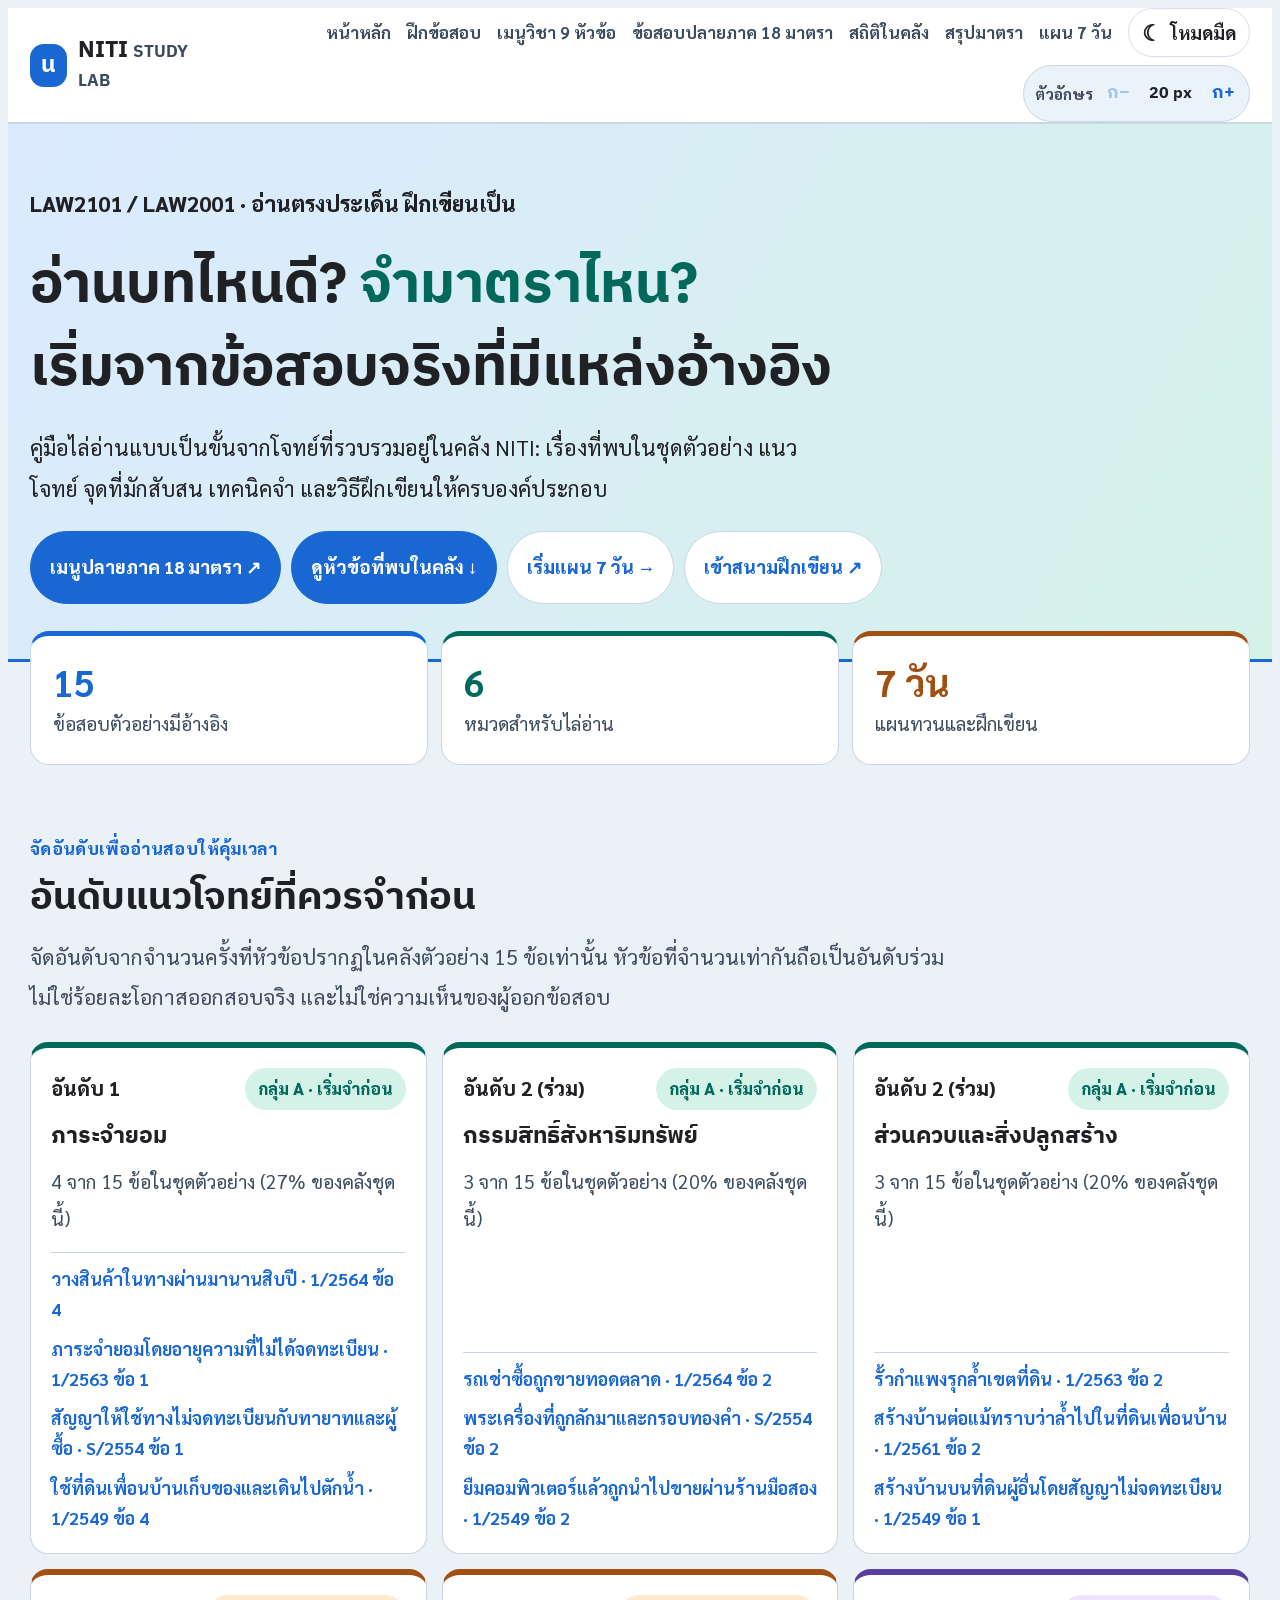
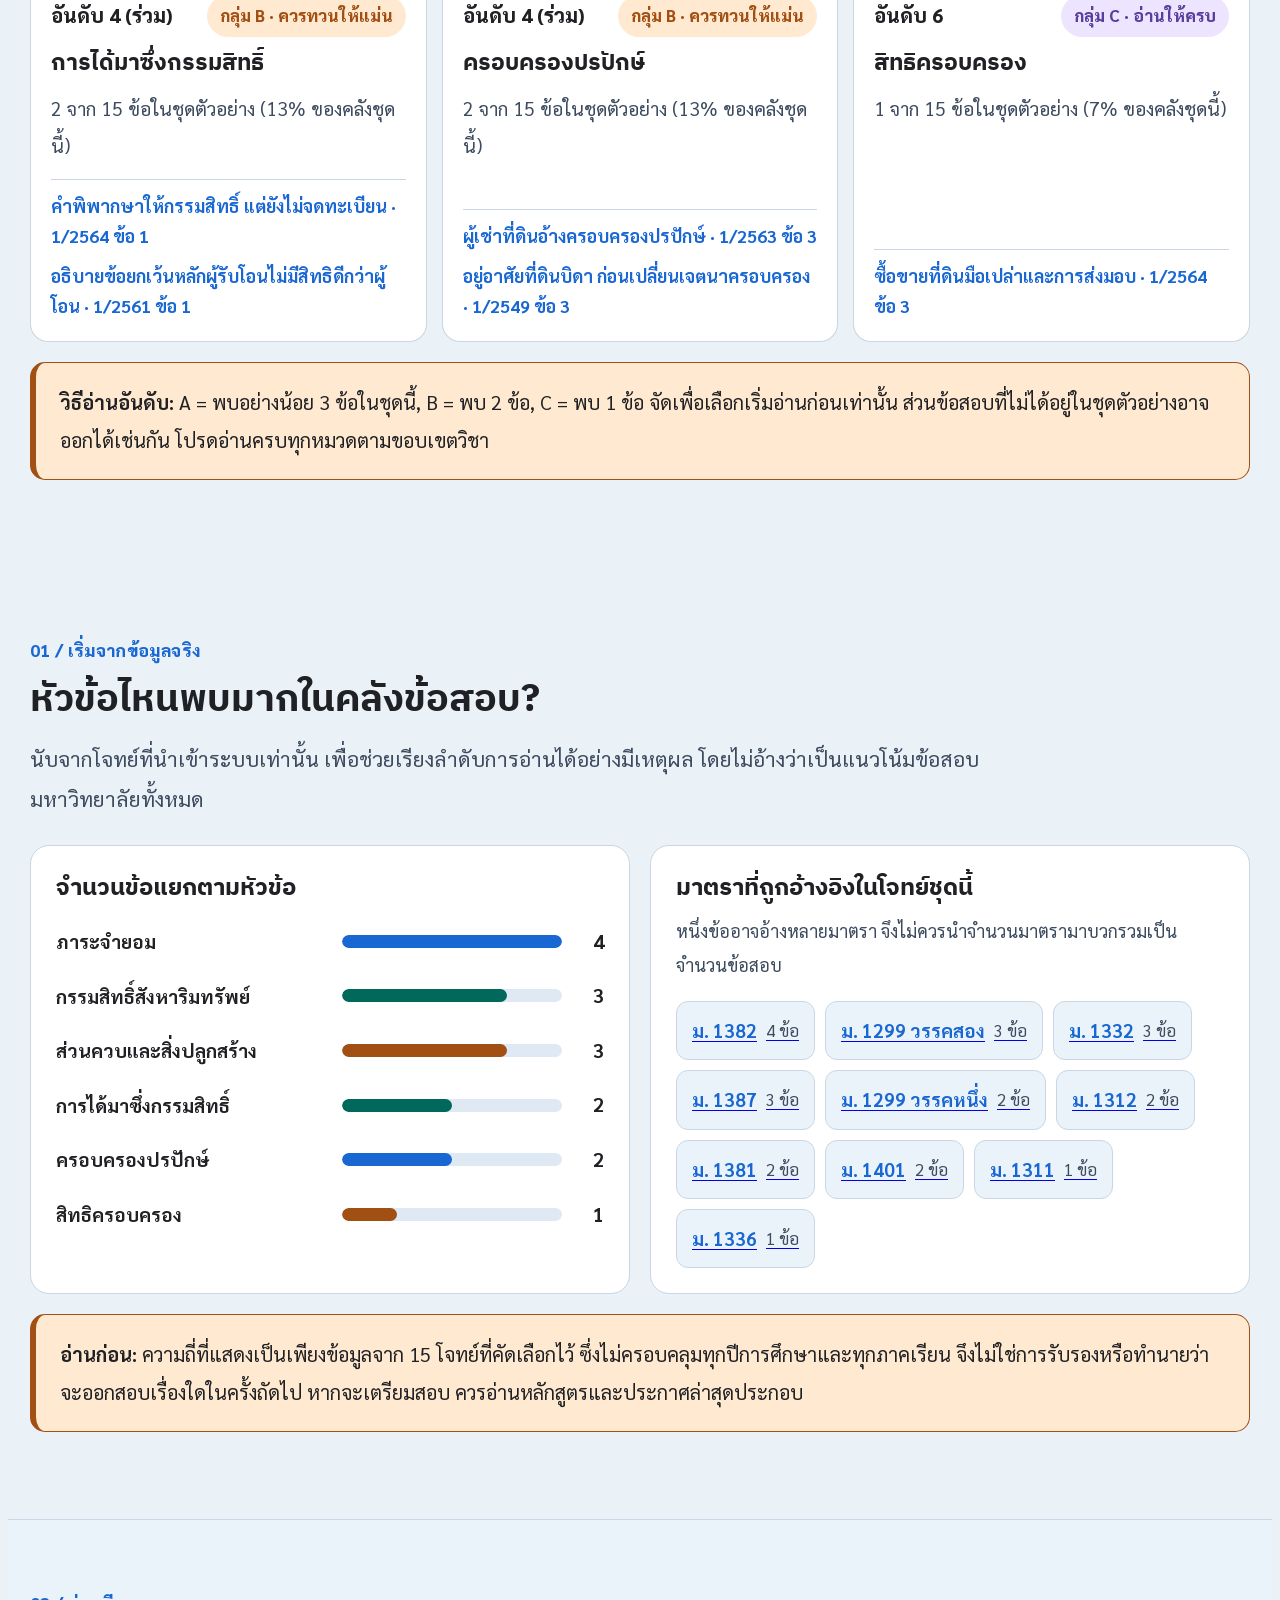
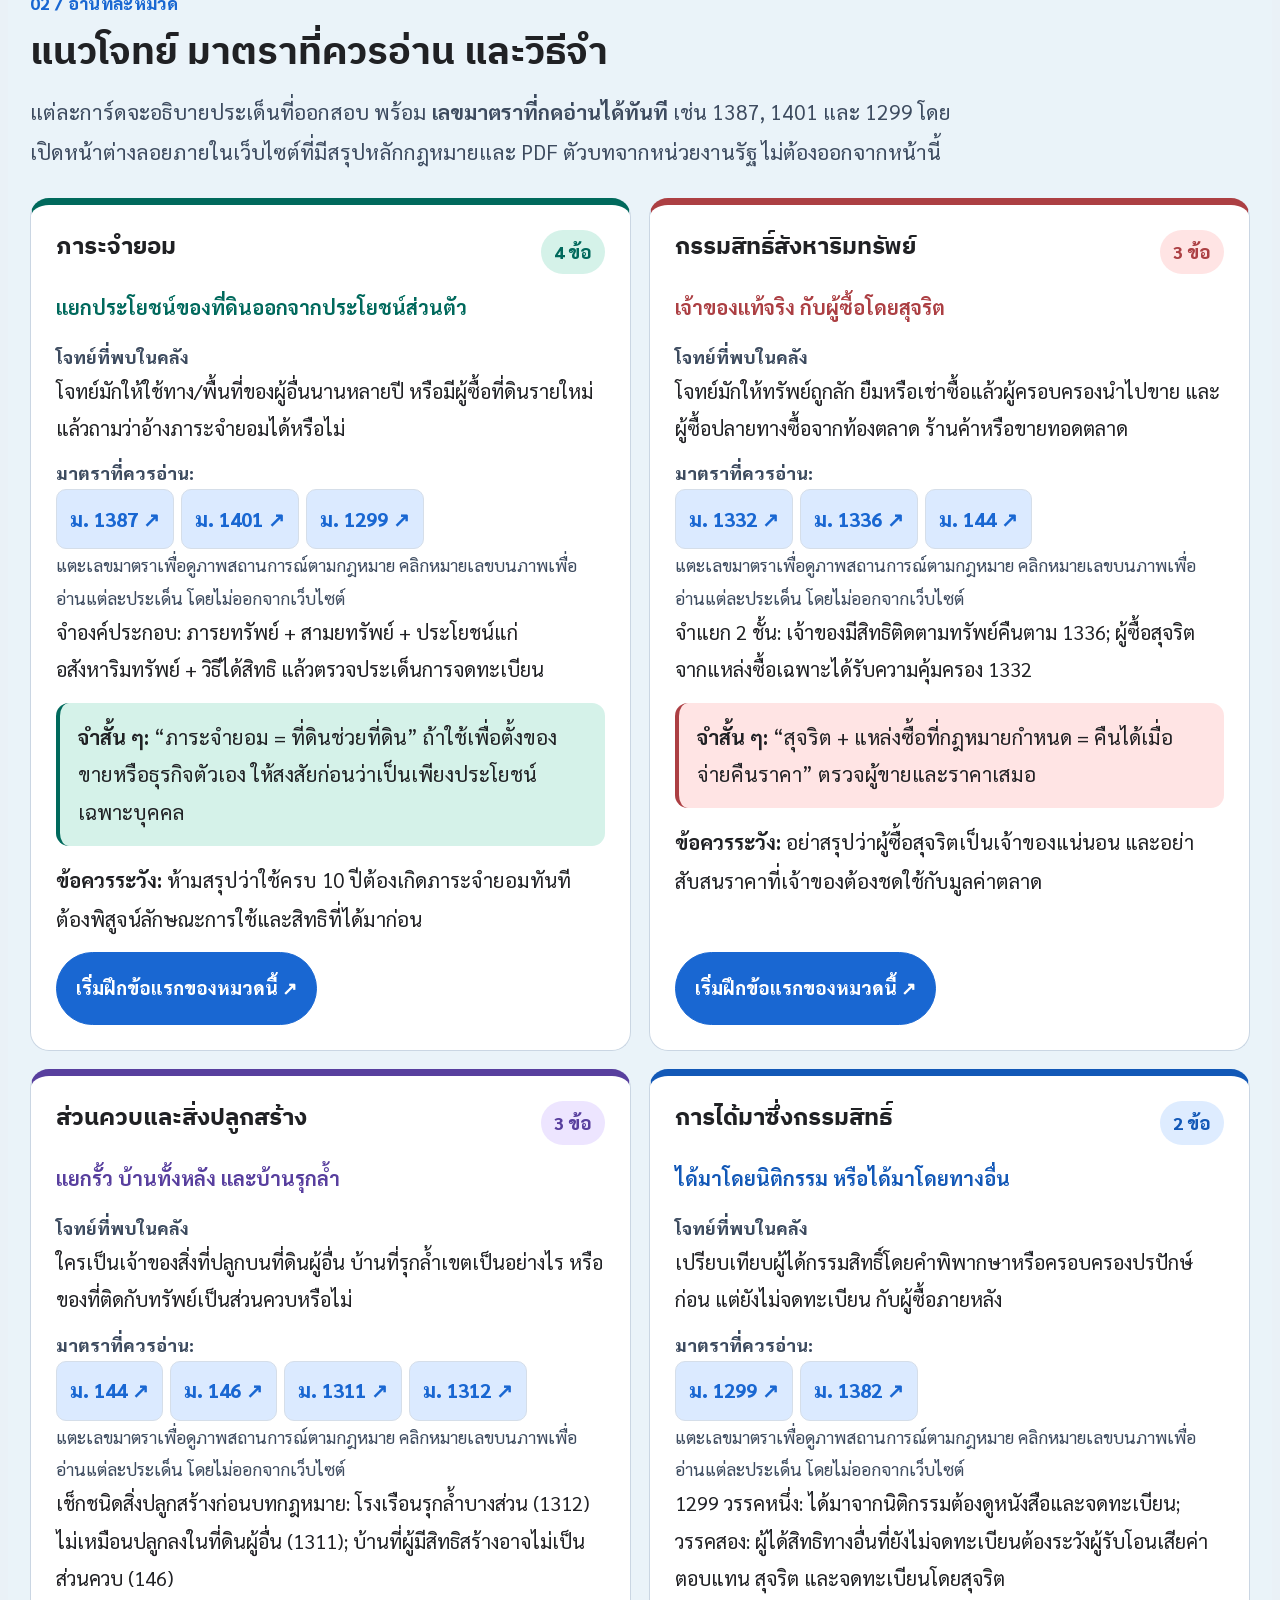
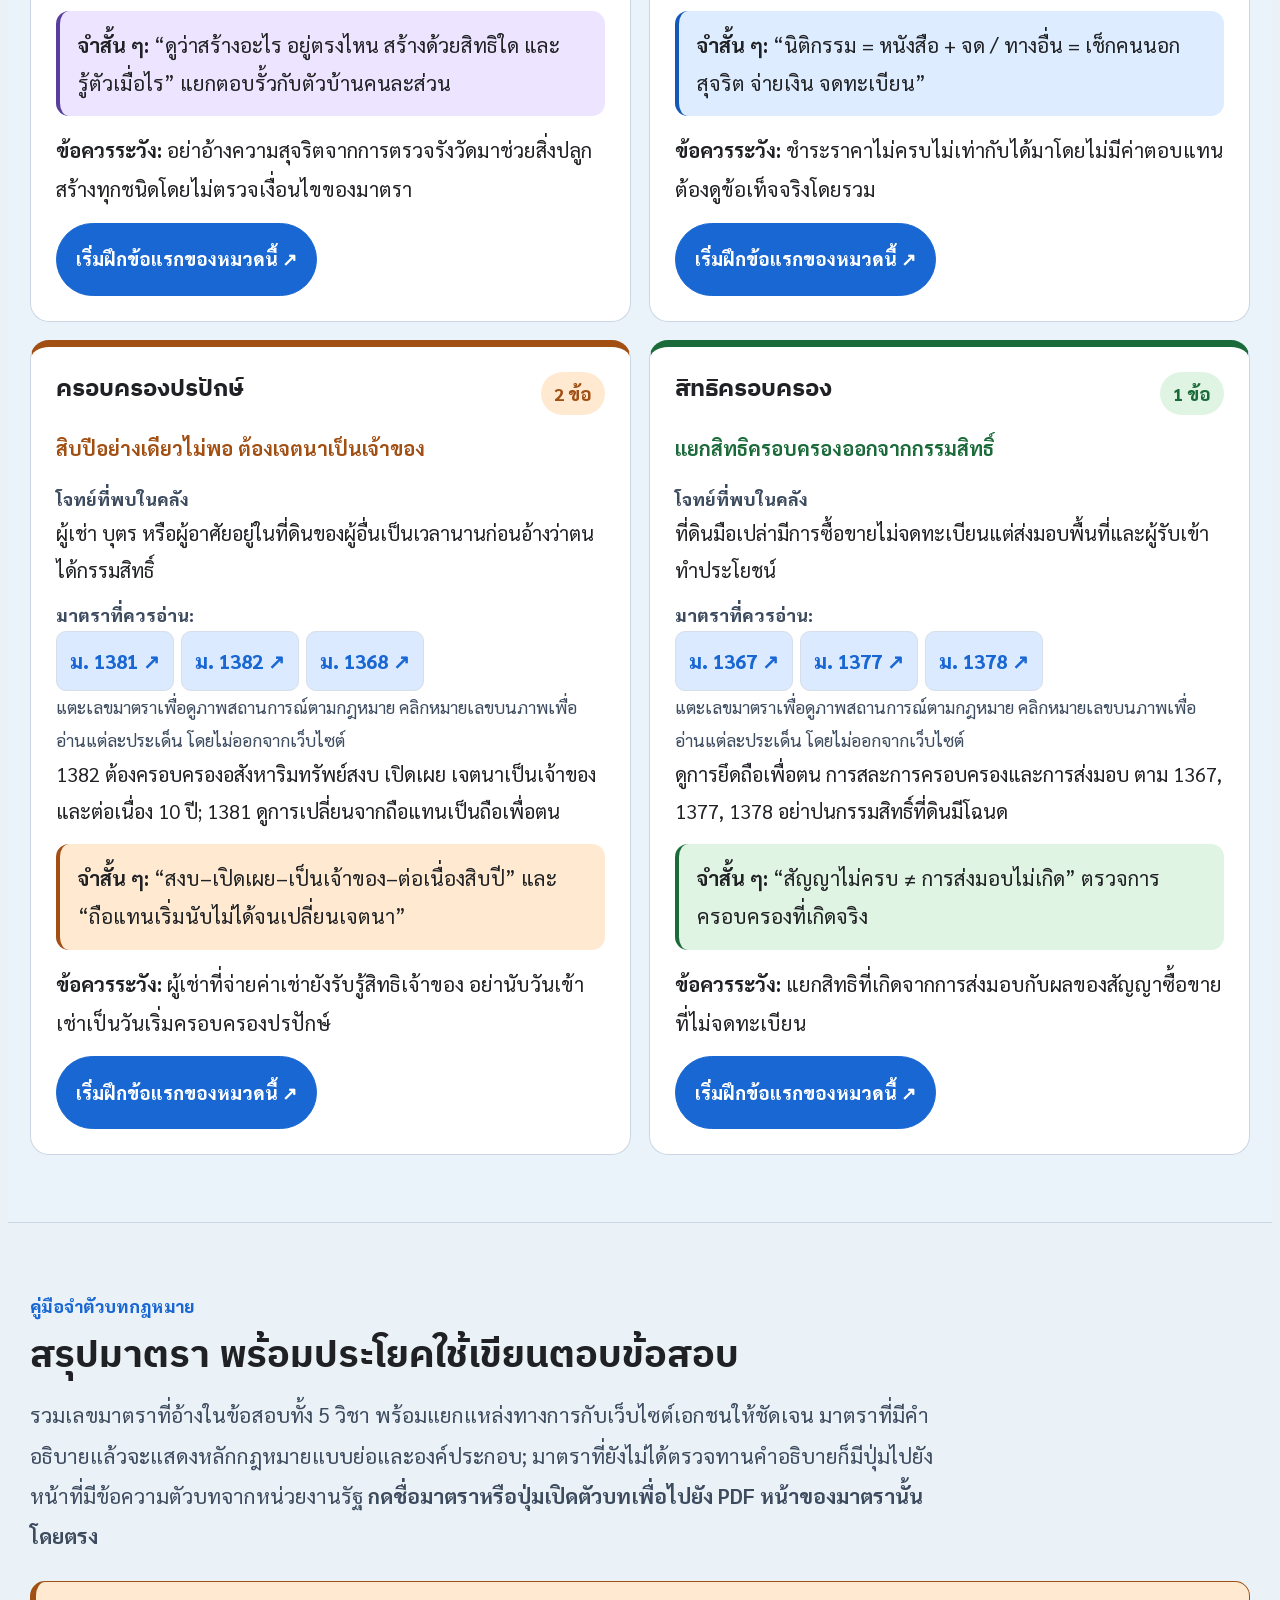
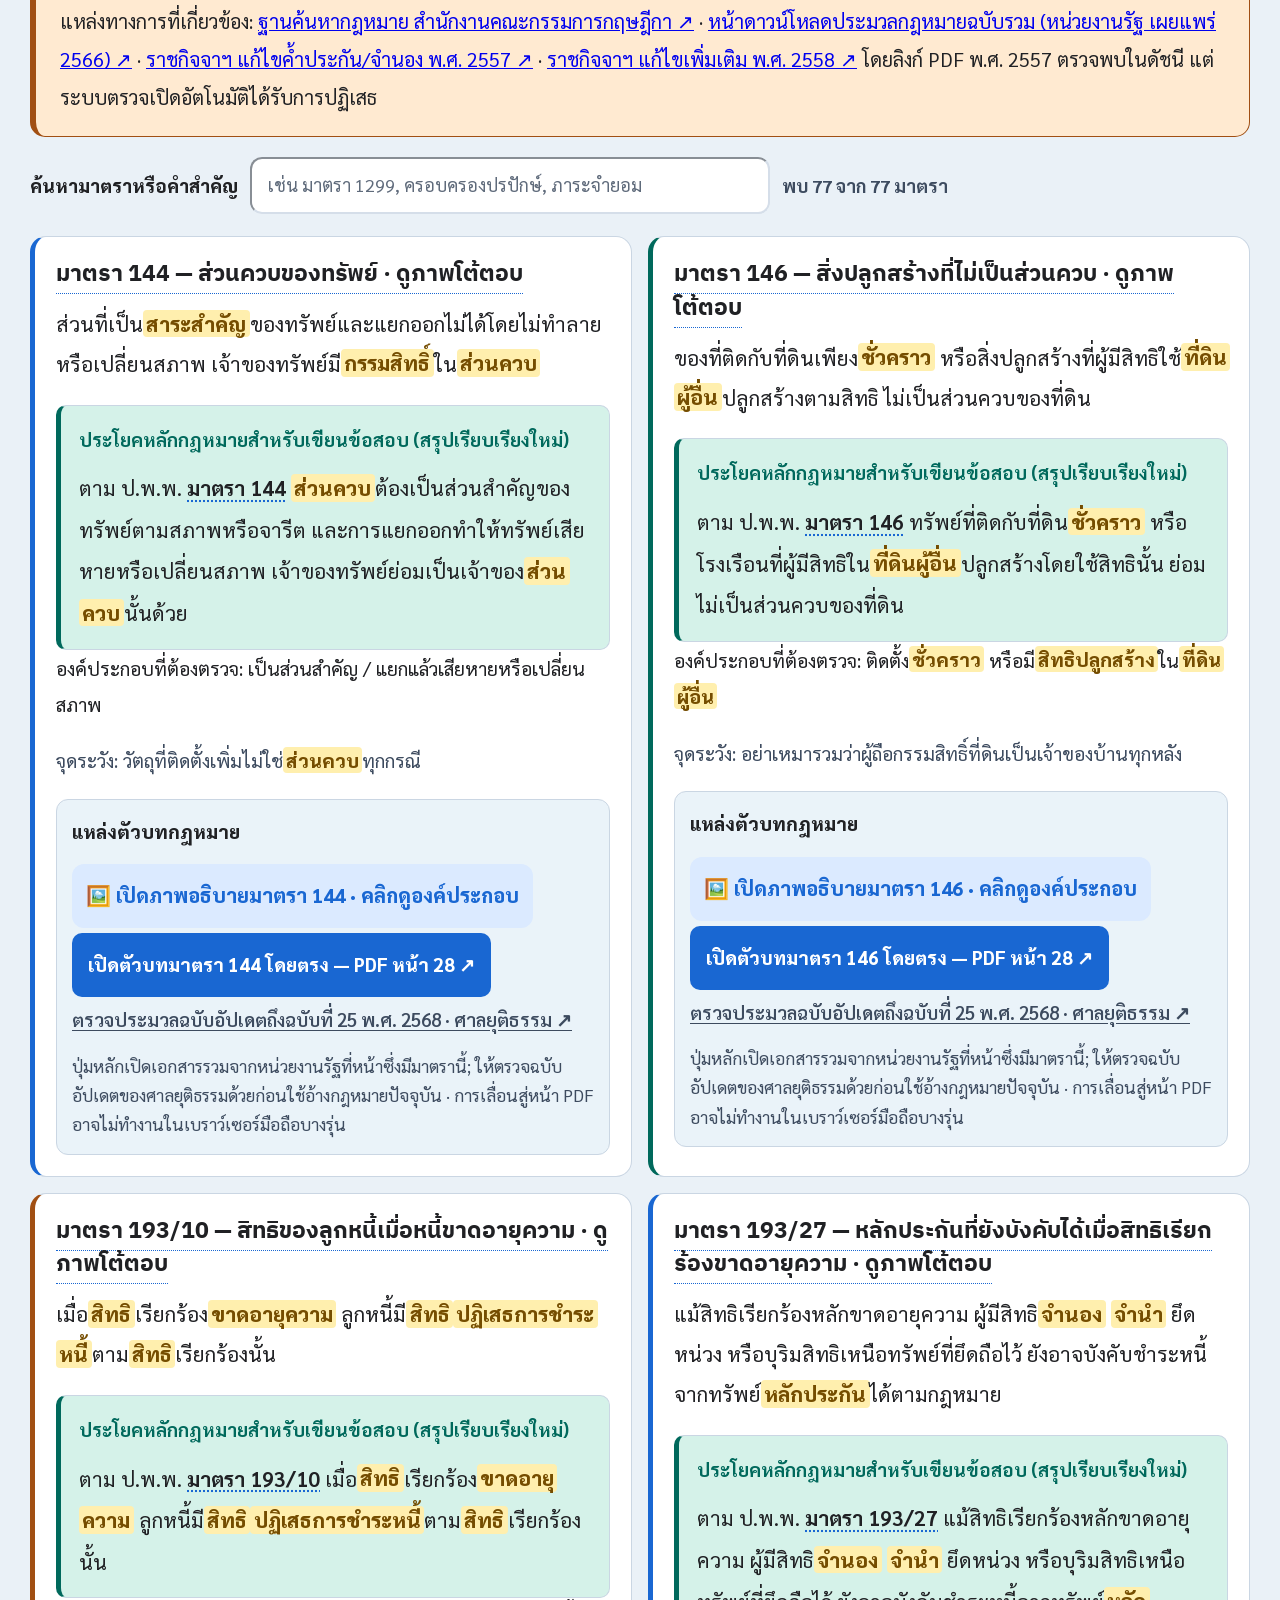
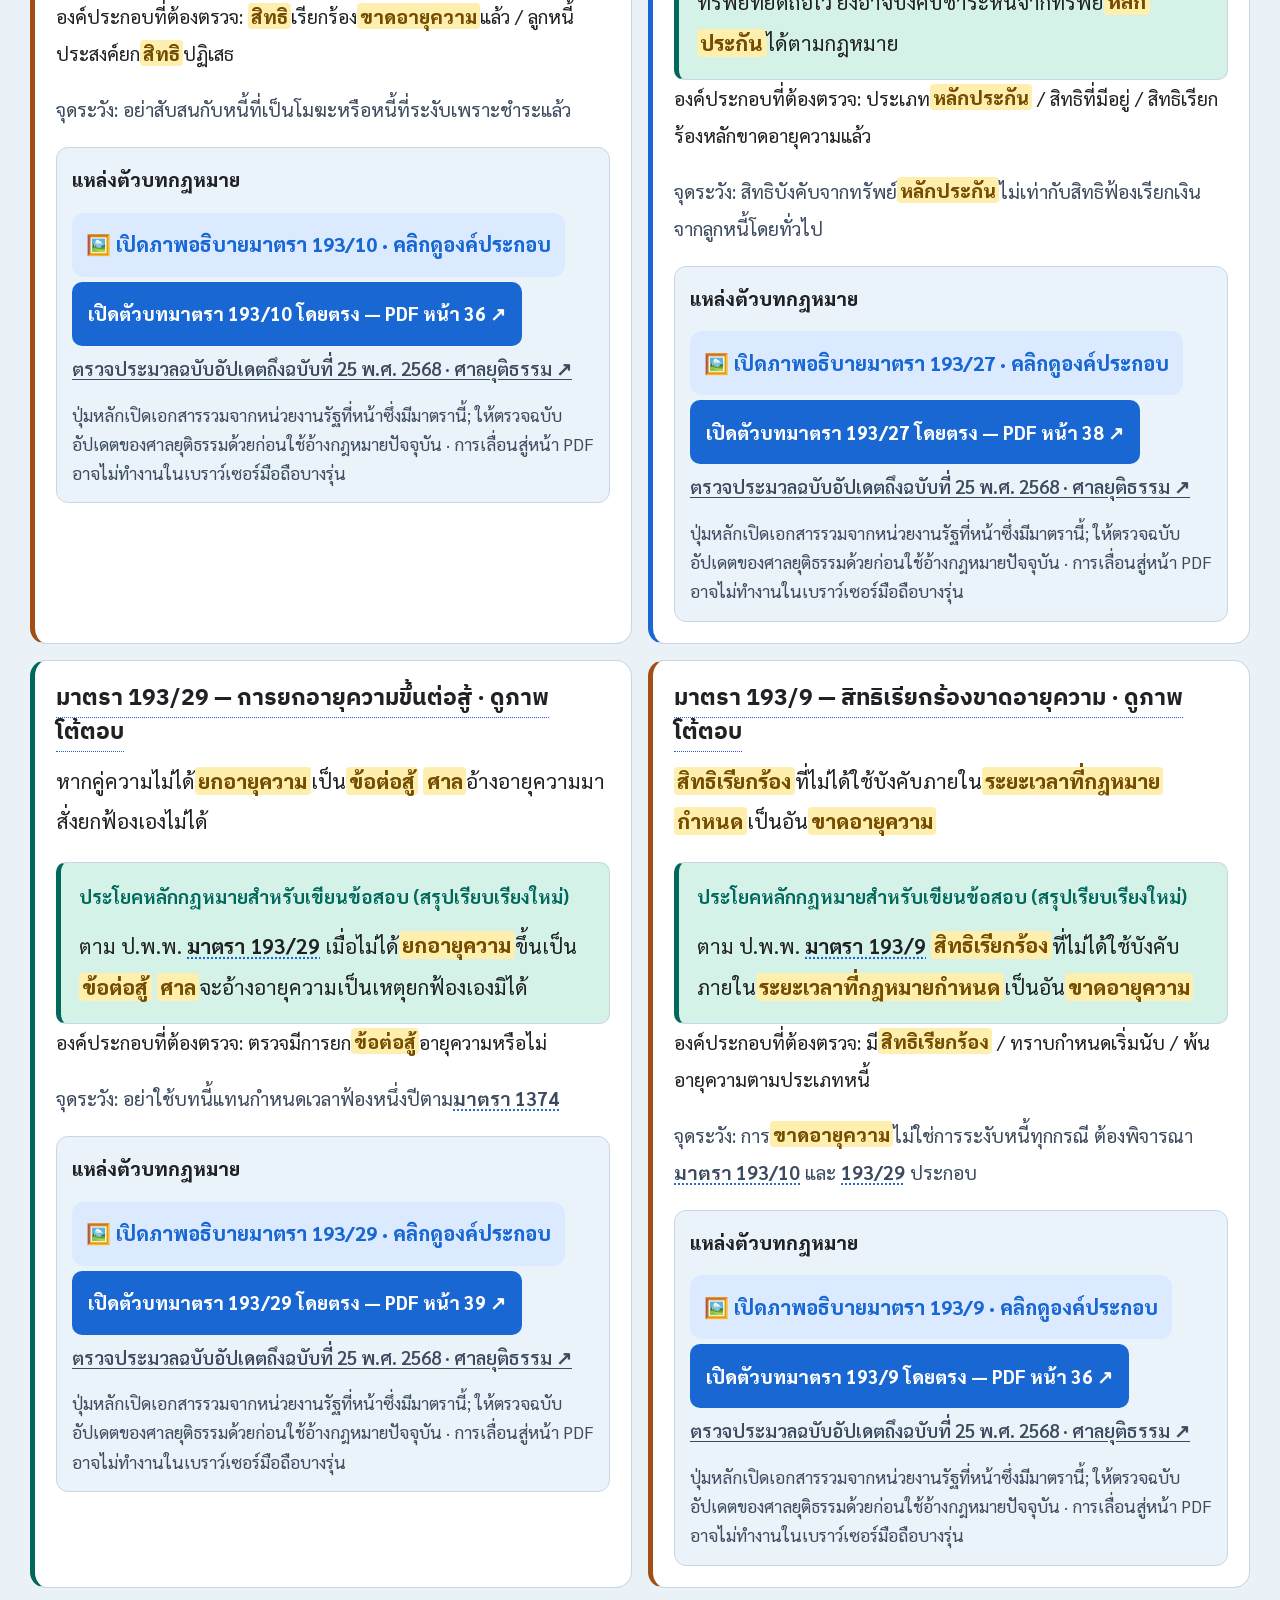
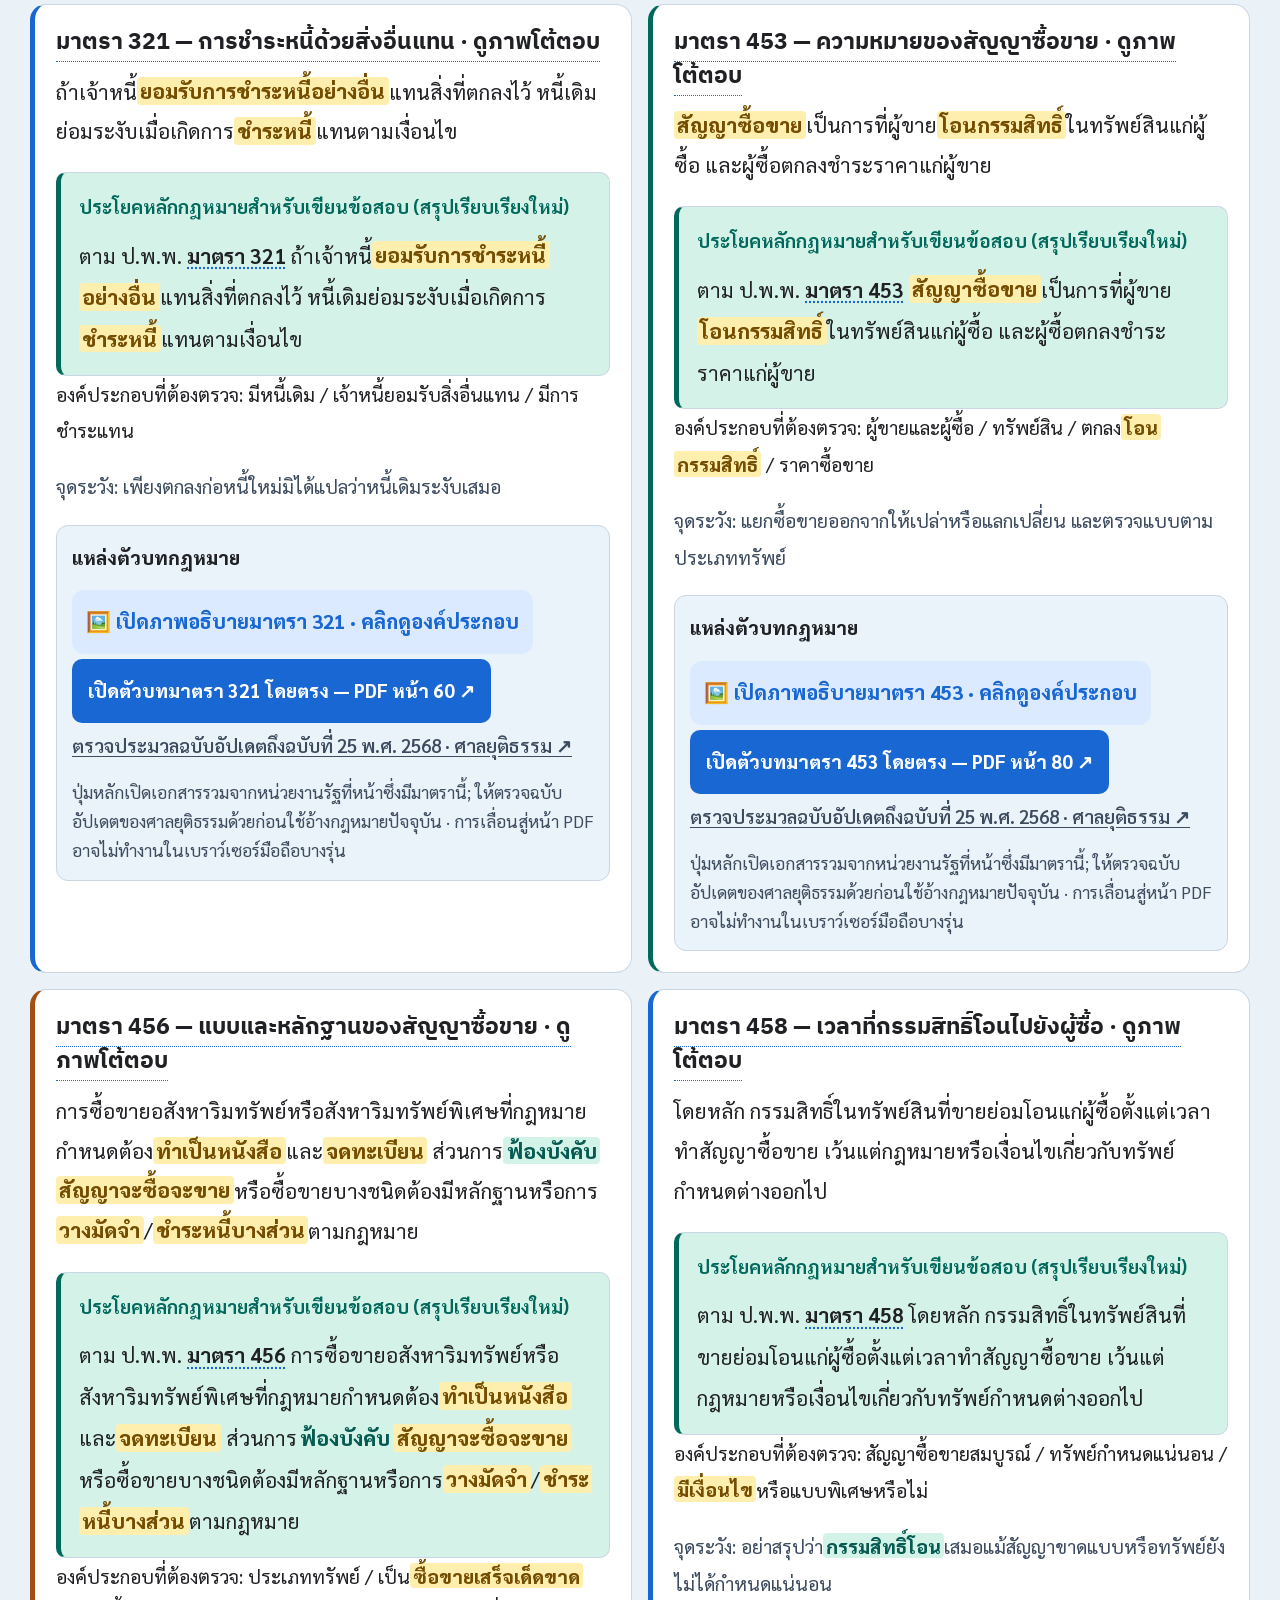
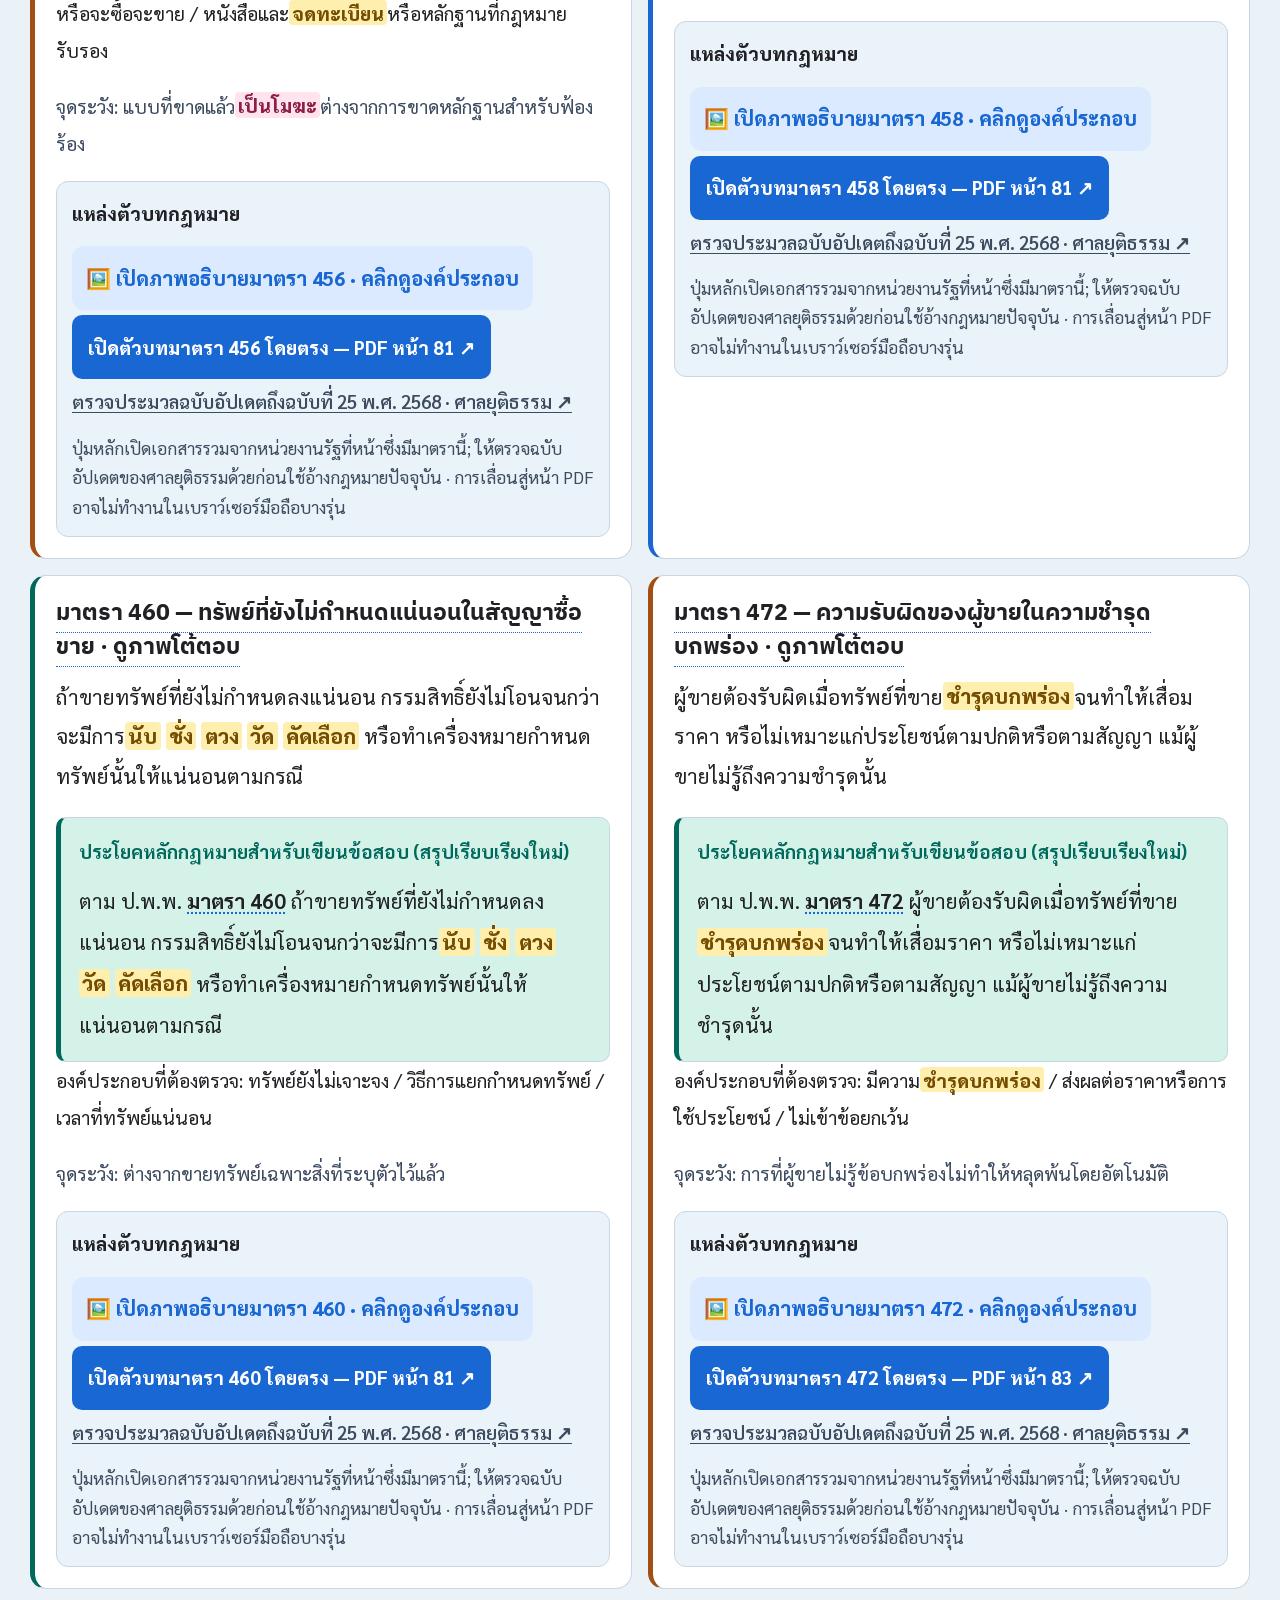
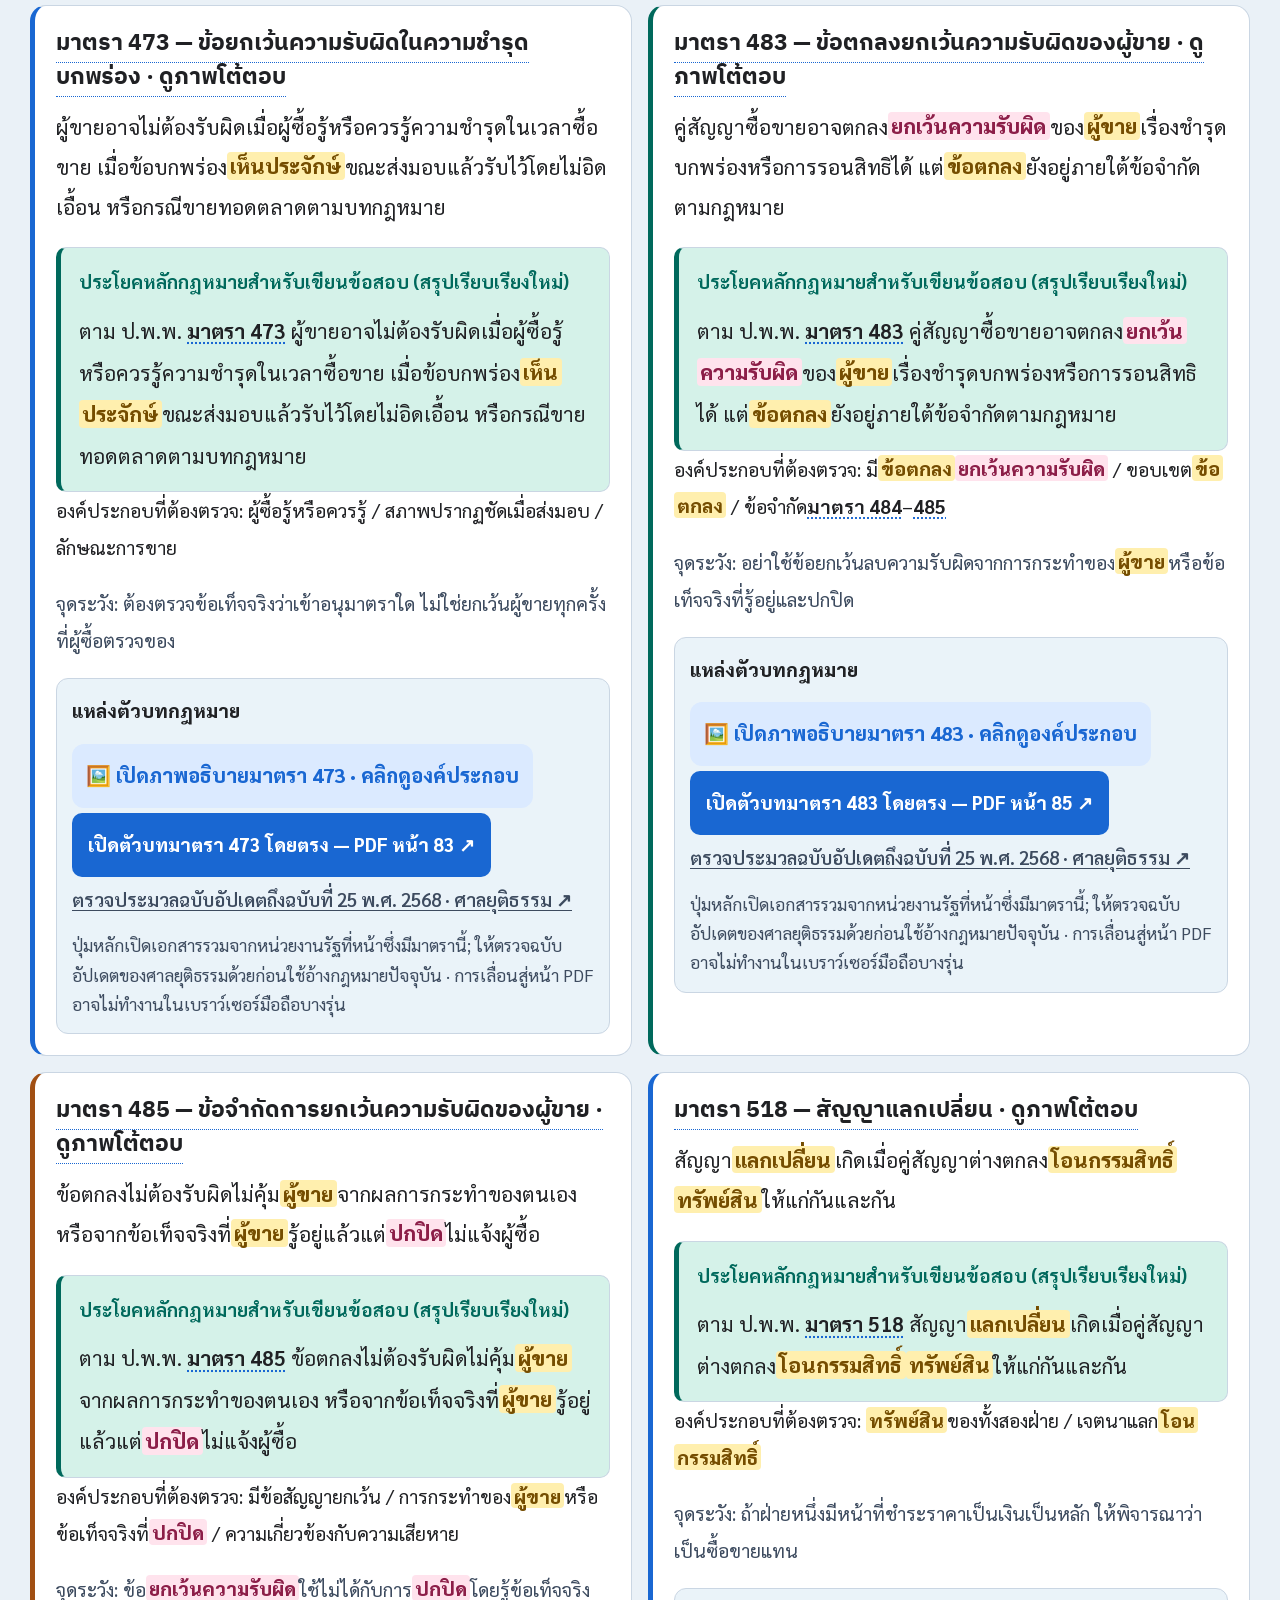
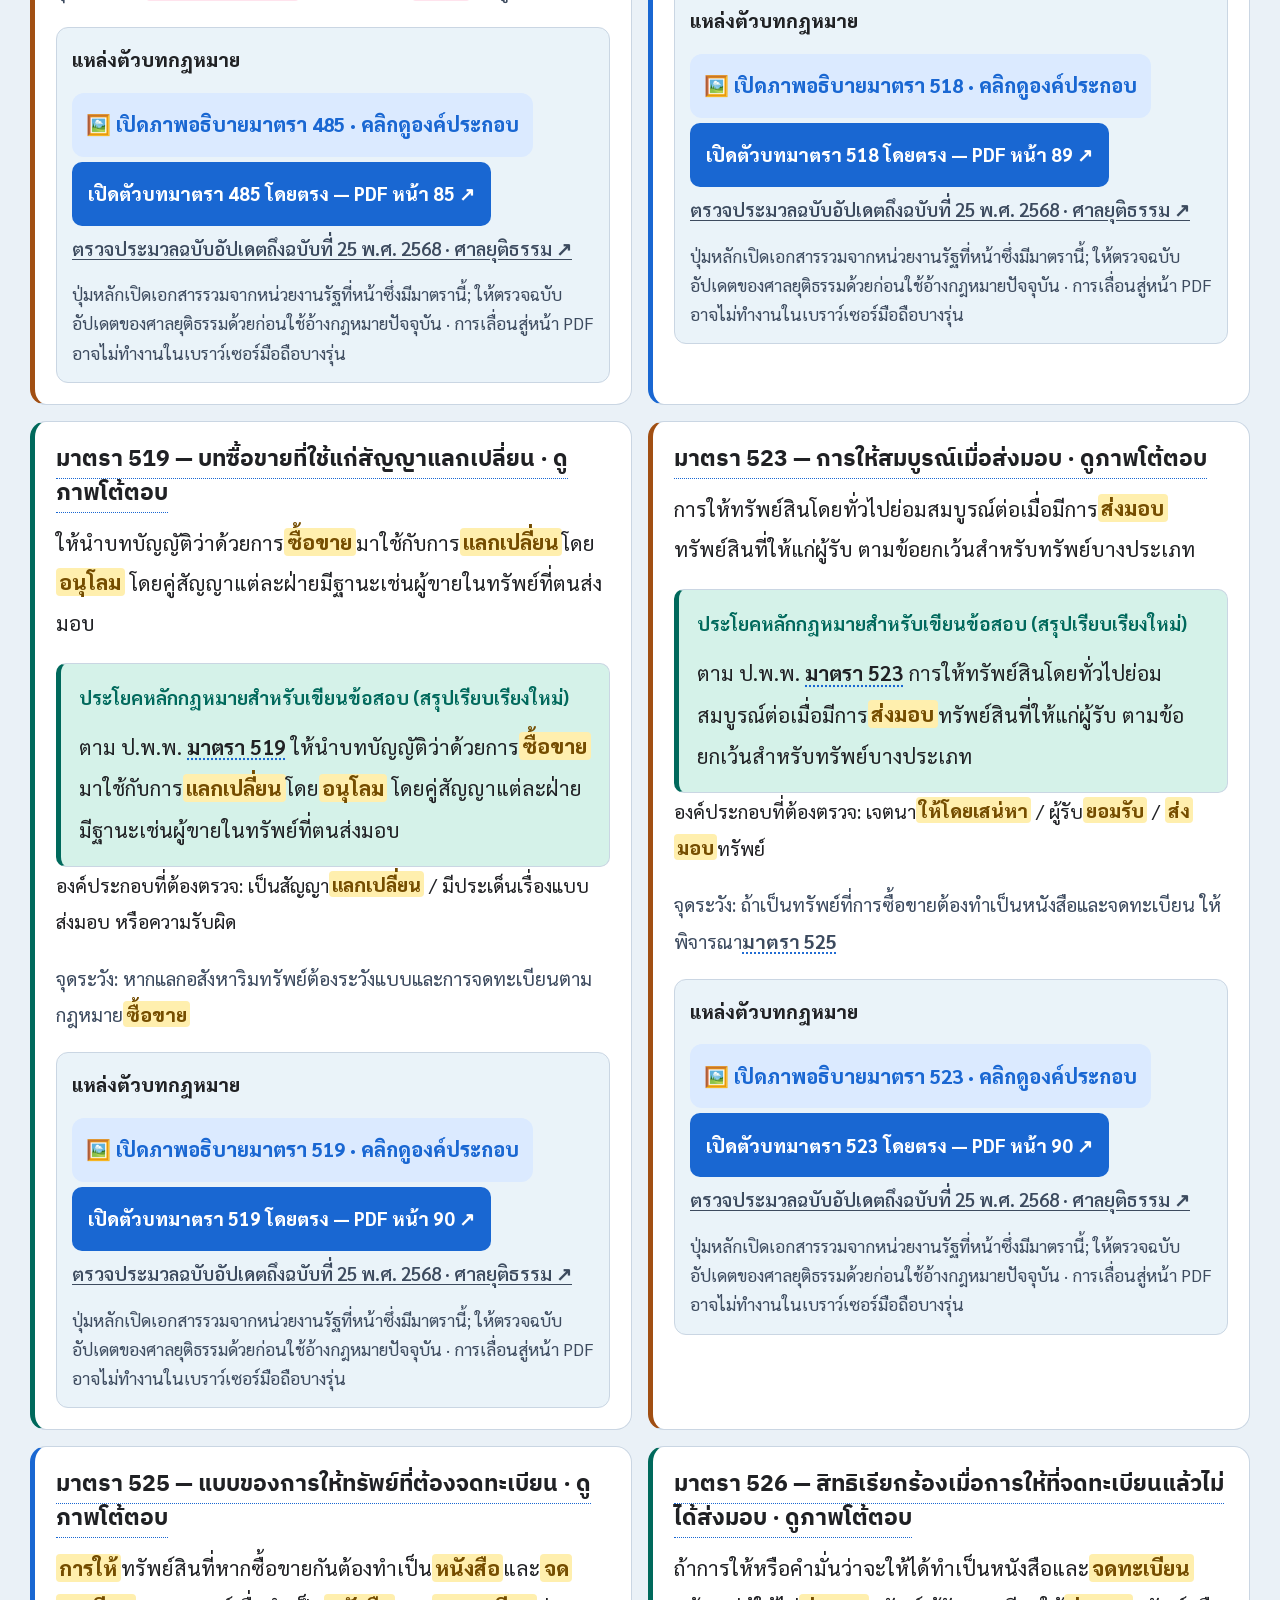
<file: study.html>
<!doctype html>
<html lang="th">
<head>
  <meta charset="utf-8">
  <meta name="viewport" content="width=device-width,initial-scale=1">
  <meta name="theme-color" content="#ffffff">
  <meta name="color-scheme" content="light dark">
  <meta name="description" content="แผนอ่านกฎหมายลักษณะทรัพย์สินและที่ดิน LAW2101/LAW2001 เรื่องที่พบในโจทย์ตัวอย่าง มาตราที่ควรอ่าน ทริคจำ และตารางติว 7 วัน พร้อมลิงก์ข้อสอบรายข้อ">
  <title>แผนอ่านสอบและเทคนิคจำ LAW2101 | NITI</title>
  <script>(function(){try{var v=localStorage.getItem("niti-theme-v1");var m=window.matchMedia&&window.matchMedia("(prefers-color-scheme: dark)").matches;document.documentElement.setAttribute("data-theme",v==="dark"||(v!=="light"&&m)?"dark":"light");}catch(e){document.documentElement.setAttribute("data-theme","light");}}());</script>
  <script>(function(){var s="normal";try{var x=localStorage.getItem("niti-font-level-v1");if(["normal","comfortable","large","extra","max"].includes(x))s=x;}catch(e){}document.documentElement.setAttribute("data-font-level",s);}());</script>
  <link rel="preconnect" href="https://fonts.googleapis.com">
  <link rel="preconnect" href="https://fonts.gstatic.com" crossorigin>
  <link href="https://fonts.googleapis.com/css2?family=IBM+Plex+Sans+Thai:wght@400;500;600;700&amp;family=Sarabun:wght@400;500;600;700&amp;display=swap" rel="stylesheet">
  <link rel="stylesheet" href="./theme.css">
  <link rel="stylesheet" href="./study.css">
  <link rel="stylesheet" href="./statute-reader.css?v=20261018b">
<link rel="stylesheet" href="./statute-illustration.css?v=20261016c">
<link rel="stylesheet" href="./statute-autolink.css?v=20261017a">
</head>
<body class="study-page">
<a href="#main" class="skip-link">ข้ามไปยังเนื้อหาหลัก</a>
<header>
  <nav class="wrap study-nav" aria-label="เมนูหลัก">
    <a class="study-logo" href="./index.html"><span class="study-logo-mark" aria-hidden="true">น</span><span>NITI <small style="font-size:.73em;color:var(--md-text-secondary)">STUDY LAB</small></span></a>
    <div class="study-links">
      <a href="./index.html">หน้าหลัก</a>
      <a href="./quiz.html">ฝึกข้อสอบ</a><a href="./subjects.html">เมนูวิชา 9 หัวข้อ</a><a href="./final-exam.html">ข้อสอบปลายภาค 18 มาตรา</a>
      <a href="#frequency">สถิติในคลัง</a><a href="#statute-notes">สรุปมาตรา</a>
      <a href="#schedule">แผน 7 วัน</a>
      <button id="theme-toggle" class="theme-toggle" type="button" aria-label="เปลี่ยนธีม" aria-pressed="false"><span class="theme-toggle-icon" aria-hidden="true">☾</span><span class="theme-toggle-label">โหมดมืด</span></button>
      <div class="font-controls" role="group" aria-label="ปรับขนาดตัวอักษร">
        <span class="font-label">ตัวอักษร</span>
        <button id="font-decrease" class="font-button" type="button" aria-label="ลดขนาดตัวอักษร">ก−</button>
        <output id="font-current" class="font-current" for="font-decrease font-increase" aria-live="polite">20 px</output>
        <button id="font-increase" class="font-button" type="button" aria-label="เพิ่มขนาดตัวอักษร">ก+</button>
      </div>
    </div>
  </nav>
</header>
<main id="main">
  <section class="study-hero" aria-labelledby="study-title">
    <div class="wrap">
      <p class="study-kicker">LAW2101 / LAW2001 · อ่านตรงประเด็น ฝึกเขียนเป็น</p>
      <h1 id="study-title">อ่านบทไหนดี? <span>จำมาตราไหน?</span><br>เริ่มจากข้อสอบจริงที่มีแหล่งอ้างอิง</h1>
      <p>คู่มือไล่อ่านแบบเป็นขั้นจากโจทย์ที่รวบรวมอยู่ในคลัง NITI: เรื่องที่พบในชุดตัวอย่าง แนวโจทย์ จุดที่มักสับสน เทคนิคจำ และวิธีฝึกเขียนให้ครบองค์ประกอบ</p>
      <div class="hero-nav"><a href="./final-exam.html">เมนูปลายภาค 18 มาตรา ↗</a><a href="#frequency">ดูหัวข้อที่พบในคลัง ↓</a><a class="secondary" href="#schedule">เริ่มแผน 7 วัน →</a><a class="secondary" href="./quiz.html">เข้าสนามฝึกเขียน ↗</a></div>
    </div>
  </section>
  <div class="wrap stat-grid" aria-label="ข้อมูลแผนอ่าน">
    <div class="stat"><b id="total-exams">—</b><span>ข้อสอบตัวอย่างมีอ้างอิง</span></div>
    <div class="stat"><b id="total-topics">—</b><span>หมวดสำหรับไล่อ่าน</span></div>
    <div class="stat"><b>7 วัน</b><span>แผนทวนและฝึกเขียน</span></div>
  </div>
  <section id="ranking" class="wrap section-space" aria-labelledby="rank-title">
    <p class="section-label">จัดอันดับเพื่ออ่านสอบให้คุ้มเวลา</p>
    <h2 id="rank-title">อันดับแนวโจทย์ที่ควรจำก่อน</h2>
    <p class="lead">จัดอันดับจากจำนวนครั้งที่หัวข้อปรากฏในคลังตัวอย่าง 15 ข้อเท่านั้น หัวข้อที่จำนวนเท่ากันถือเป็นอันดับร่วม ไม่ใช่ร้อยละโอกาสออกสอบจริง และไม่ใช่ความเห็นของผู้ออกข้อสอบ</p>
    <div class="rank-grid" id="rank-grid"></div>
    <p class="notice"><strong>วิธีอ่านอันดับ:</strong> A = พบอย่างน้อย 3 ข้อในชุดนี้, B = พบ 2 ข้อ, C = พบ 1 ข้อ จัดเพื่อเลือกเริ่มอ่านก่อนเท่านั้น ส่วนข้อสอบที่ไม่ได้อยู่ในชุดตัวอย่างอาจออกได้เช่นกัน โปรดอ่านครบทุกหมวดตามขอบเขตวิชา</p>
  </section>
  <section id="frequency" class="wrap section-space" aria-labelledby="freq-title">
    <p class="section-label">01 / เริ่มจากข้อมูลจริง</p>
    <h2 id="freq-title">หัวข้อไหนพบมากในคลังข้อสอบ?</h2>
    <p class="lead">นับจากโจทย์ที่นำเข้าระบบเท่านั้น เพื่อช่วยเรียงลำดับการอ่านได้อย่างมีเหตุผล โดยไม่อ้างว่าเป็นแนวโน้มข้อสอบมหาวิทยาลัยทั้งหมด</p>
    <div class="grid2">
      <div class="card"><h3>จำนวนข้อแยกตามหัวข้อ</h3><div id="topic-frequency" role="list" aria-label="จำนวนข้อสอบตามหัวข้อ"></div></div>
      <div class="card"><h3>มาตราที่ถูกอ้างอิงในโจทย์ชุดนี้</h3><p style="font-size:.89rem;color:var(--md-text-secondary)">หนึ่งข้ออาจอ้างหลายมาตรา จึงไม่ควรนำจำนวนมาตรามาบวกรวมเป็นจำนวนข้อสอบ</p><div id="article-frequency" class="article-grid"></div></div>
    </div>
    <p class="notice"><strong>อ่านก่อน:</strong> ความถี่ที่แสดงเป็นเพียงข้อมูลจาก <span id="count-note">15</span> โจทย์ที่คัดเลือกไว้ ซึ่งไม่ครอบคลุมทุกปีการศึกษาและทุกภาคเรียน จึงไม่ใช่การรับรองหรือทำนายว่าจะออกสอบเรื่องใดในครั้งถัดไป หากจะเตรียมสอบ ควรอ่านหลักสูตรและประกาศล่าสุดประกอบ</p>
  </section>
  <section id="topics" class="section-space" style="background:var(--md-surface-low);border-block:1px solid var(--md-border)" aria-labelledby="topics-title">
    <div class="wrap">
      <p class="section-label">02 / อ่านทีละหมวด</p>
      <h2 id="topics-title">แนวโจทย์ มาตราที่ควรอ่าน และวิธีจำ</h2>
      <p class="lead">แต่ละการ์ดจะอธิบายประเด็นที่ออกสอบ พร้อม <strong>เลขมาตราที่กดอ่านได้ทันที</strong> เช่น 1387, 1401 และ 1299 โดยเปิดหน้าต่างลอยภายในเว็บไซต์ที่มีสรุปหลักกฎหมายและ PDF ตัวบทจากหน่วยงานรัฐ ไม่ต้องออกจากหน้านี้</p>
      <div class="topic-cards" id="topic-cards"></div>
    </div>
  </section>
  <section id="statute-notes" class="wrap section-space" aria-labelledby="statute-title">
    <p class="section-label">คู่มือจำตัวบทกฎหมาย</p>
    <h2 id="statute-title">สรุปมาตรา พร้อมประโยคใช้เขียนตอบข้อสอบ</h2>
    <p class="lead">รวมเลขมาตราที่อ้างในข้อสอบทั้ง 5 วิชา พร้อมแยกแหล่งทางการกับเว็บไซต์เอกชนให้ชัดเจน มาตราที่มีคำอธิบายแล้วจะแสดงหลักกฎหมายแบบย่อและองค์ประกอบ; มาตราที่ยังไม่ได้ตรวจทานคำอธิบายก็มีปุ่มไปยังหน้าที่มีข้อความตัวบทจากหน่วยงานรัฐ <strong>กดชื่อมาตราหรือปุ่มเปิดตัวบทเพื่อไปยัง PDF หน้าของมาตรานั้นโดยตรง</strong></p>
    <p class="notice">แหล่งทางการที่เกี่ยวข้อง: <a href="https://www.ocs.go.th/searchlaw" target="_blank" rel="noopener noreferrer">ฐานค้นหากฎหมาย สำนักงานคณะกรรมการกฤษฎีกา ↗</a> · <a href="https://www.dgr.go.th/law/th/newsAll/405/9304" target="_blank" rel="noopener noreferrer">หน้าดาวน์โหลดประมวลกฎหมายฉบับรวม (หน่วยงานรัฐ เผยแพร่ 2566) ↗</a> · <a href="https://www.ratchakitcha.soc.go.th/DATA/PDF/2557/A/077/14.PDF" target="_blank" rel="noopener noreferrer">ราชกิจจาฯ แก้ไขค้ำประกัน/จำนอง พ.ศ. 2557 ↗</a> · <a href="https://ratchakitcha.soc.go.th/documents/2046094.pdf" target="_blank" rel="noopener noreferrer">ราชกิจจาฯ แก้ไขเพิ่มเติม พ.ศ. 2558 ↗</a> โดยลิงก์ PDF พ.ศ. 2557 ตรวจพบในดัชนี แต่ระบบตรวจเปิดอัตโนมัติได้รับการปฏิเสธ</p>
    <div class="statute-controls">
      <label for="statute-search">ค้นหามาตราหรือคำสำคัญ</label>
      <input id="statute-search" type="search" placeholder="เช่น มาตรา 1299, ครอบครองปรปักษ์, ภาระจำยอม">
      <output id="statute-count" role="status">กำลังโหลดมาตรา…</output>
    </div>
    <div id="statute-list" class="statute-list"></div>
    <p class="notice">การอ้างอิงใช้ลำดับความน่าเชื่อถือ: ราชกิจจานุเบกษาฉบับแก้ไขที่ตรงบทบัญญัติ → ฉบับประมวลรวม/ฐานข้อมูลหน่วยงานรัฐ → เว็บไซต์เอกชนที่อ่านแยกมาตราได้สะดวก ลิงก์หลักเปิดไฟล์ PDF จากหน่วยงานรัฐโดยกำหนดหน้าเป้าหมาย; ประมวลรวมบางฉบับอาจมีข้อความก่อนแก้ไข จึงมีลิงก์ตรวจประมวลฉบับอัปเดตของศาลยุติธรรมเสริม ส่วนมาตรา 681, 714/1, 728 และ 729 เปิดที่บทแก้ไข พ.ศ. 2557 โดยตรง บางแอปอ่าน PDF บนมือถืออาจละเลยเลขหน้า ข้อความสรุปเพื่อการศึกษาไม่ใช่ถ้อยคำตามตัวบทหรือคำปรึกษากฎหมาย</p>
  </section>
  <section id="method" class="wrap section-space" aria-labelledby="method-title">
    <p class="section-label">03 / วิธีทำข้อสอบอัตนัย</p>
    <h2 id="method-title">ใช้ 25 นาที เขียนให้ครบ 4 ขั้น</h2>
    <p class="lead">ไม่เริ่มด้วยการท่องธงคำตอบอย่างเดียว ให้จับประเด็น วางหลักกฎหมาย ปรับบท และสรุปด้วยเหตุผลของตนเองก่อนเปิดเฉลย</p>
    <div class="timeline" id="writing-method"></div>
  </section>
  <section id="schedule" class="section-space" style="background:var(--md-surface-low);border-block:1px solid var(--md-border)" aria-labelledby="schedule-title">
    <div class="wrap">
      <div class="schedule-head"><div><p class="section-label">04 / ตารางอ่านแบบเป็นขั้น</p><h2 id="schedule-title">แผนติว 7 วัน</h2></div><output id="plan-progress" class="progress-chip" aria-live="polite">ทำแล้ว 0/7 วัน</output></div>
      <p class="lead">เริ่มจากกฎหมายพื้นฐาน แล้วค่อยไปเรื่องที่ต้องแยกองค์ประกอบ ก่อนฝึกเขียนแบบจับเวลาในวันที่ 6 และทบทวนข้อผิดพลาดในวันที่ 7</p>
      <div class="day-grid" id="day-grid"></div>
      <p style="font-size:.84rem;color:var(--md-text-secondary);margin:17px 0 0">เครื่องหมายทำสำเร็จจะถูกบันทึกในเบราว์เซอร์เครื่องนี้ ไม่ได้ซิงก์ไปเครื่องอื่น</p>
    </div>
  </section>
  <section id="tricks" class="wrap section-space" aria-labelledby="tricks-title">
    <p class="section-label">05 / เทคนิคจำและโจทย์ตัวอย่าง</p>
    <h2 id="tricks-title">ทริคจำรายข้อ พร้อมกดฝึกและเปิดต้นฉบับ</h2>
    <p class="lead">เรียนรู้ “ประเด็นชี้ขาด → ตรวจองค์ประกอบ → คำจำสั้น ๆ” ทีละข้อ และเปิดดูข้อสอบจากหน้าเผยแพร่รายภาคเรียนเพื่อเปรียบเทียบได้</p>
    <div class="tricks-tools"><label for="trick-search" class="field-label">ค้นหาข้อสอบหรือหัวข้อ</label><input id="trick-search" type="search" placeholder="เช่น ภาระจำยอม, 1382, รั้วรุกล้ำ"></div>
    <div id="trick-count" class="lead" role="status"></div>
    <div id="trick-list" class="trick-list"></div>
  </section>
  <div class="wrap"><aside class="bottom-cta" aria-label="ขั้นตอนถัดไป"><h2>พร้อมแล้ว ลองเขียนคำตอบด้วยตัวเอง</h2><p>เปิดโจทย์ที่เลือก จับเวลา 25 นาที ตอบ 4 ขั้น แล้วค่อยเทียบกับแนวเฉลยและธงคำตอบต้นทาง</p><a class="start-link" href="./quiz.html">ไปฝึกเขียนข้อสอบ ↗</a></aside></div>
</main>
<footer><div class="wrap">NITI · ตัวเลขจากชุดโจทย์ที่รวบรวมเพื่อการศึกษา ไม่ใช่การคาดการณ์ข้อสอบของสถาบัน · <a href="https://mjsheetramfree.com/law2001-la201-lw204-kdhmay-phaeng-laea-phanichy-wa-dwy-thraphy/" target="_blank" rel="noopener noreferrer">คลังข้อสอบอ้างอิง</a> · <a href="https://www.krisdika.go.th/" target="_blank" rel="noopener noreferrer">ตรวจสอบตัวบทกฎหมาย</a></div></footer>
<script src="./exam-data.js"></script>
<script src="./statute-sources.js"></script>
<script src="./statute-paragraphs.js?v=20261017c"></script>
<script src="./statute-notes.js"></script>
<script src="./statute-notes-extra.js"></script>
<script src="./surety-statute-notes.js?v=20261016a"></script>
<script src="./statute-exam-keywords.js?v=20261018b"></script>
<script src="./final-exam.js?v=20261018a"></script>
<script src="./statute-diorama-data.js"></script>
<script src="./statute-illustration.js?v=20261015g"></script>
<script src="./statute-reader.js?v=20261018a"></script>
<script src="./study-guide.js"></script>
<script src="./study.js"></script>
<script src="./study-extensions.js?v=20261018a"></script>
<script src="./statute-autolink.js?v=20261017c"></script>
<script src="./theme.js"></script>
</body>
</html>
</file>
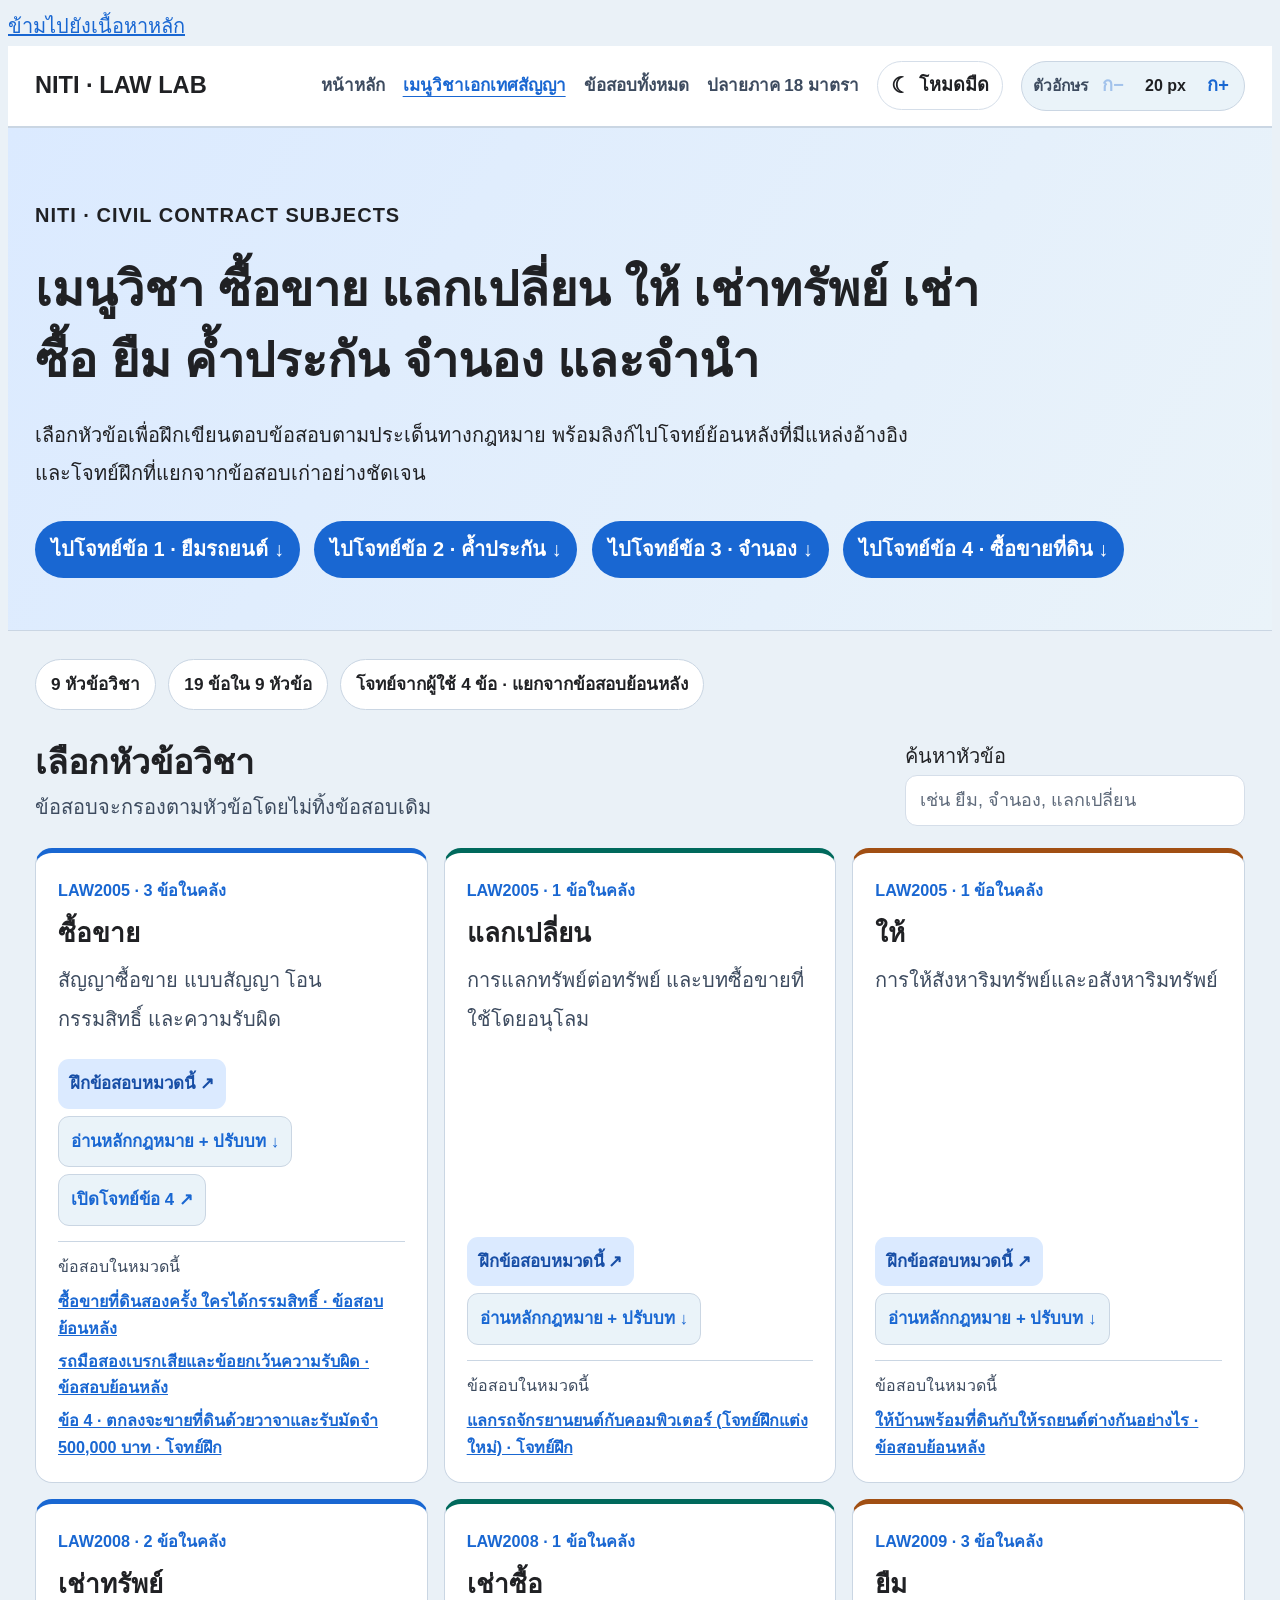
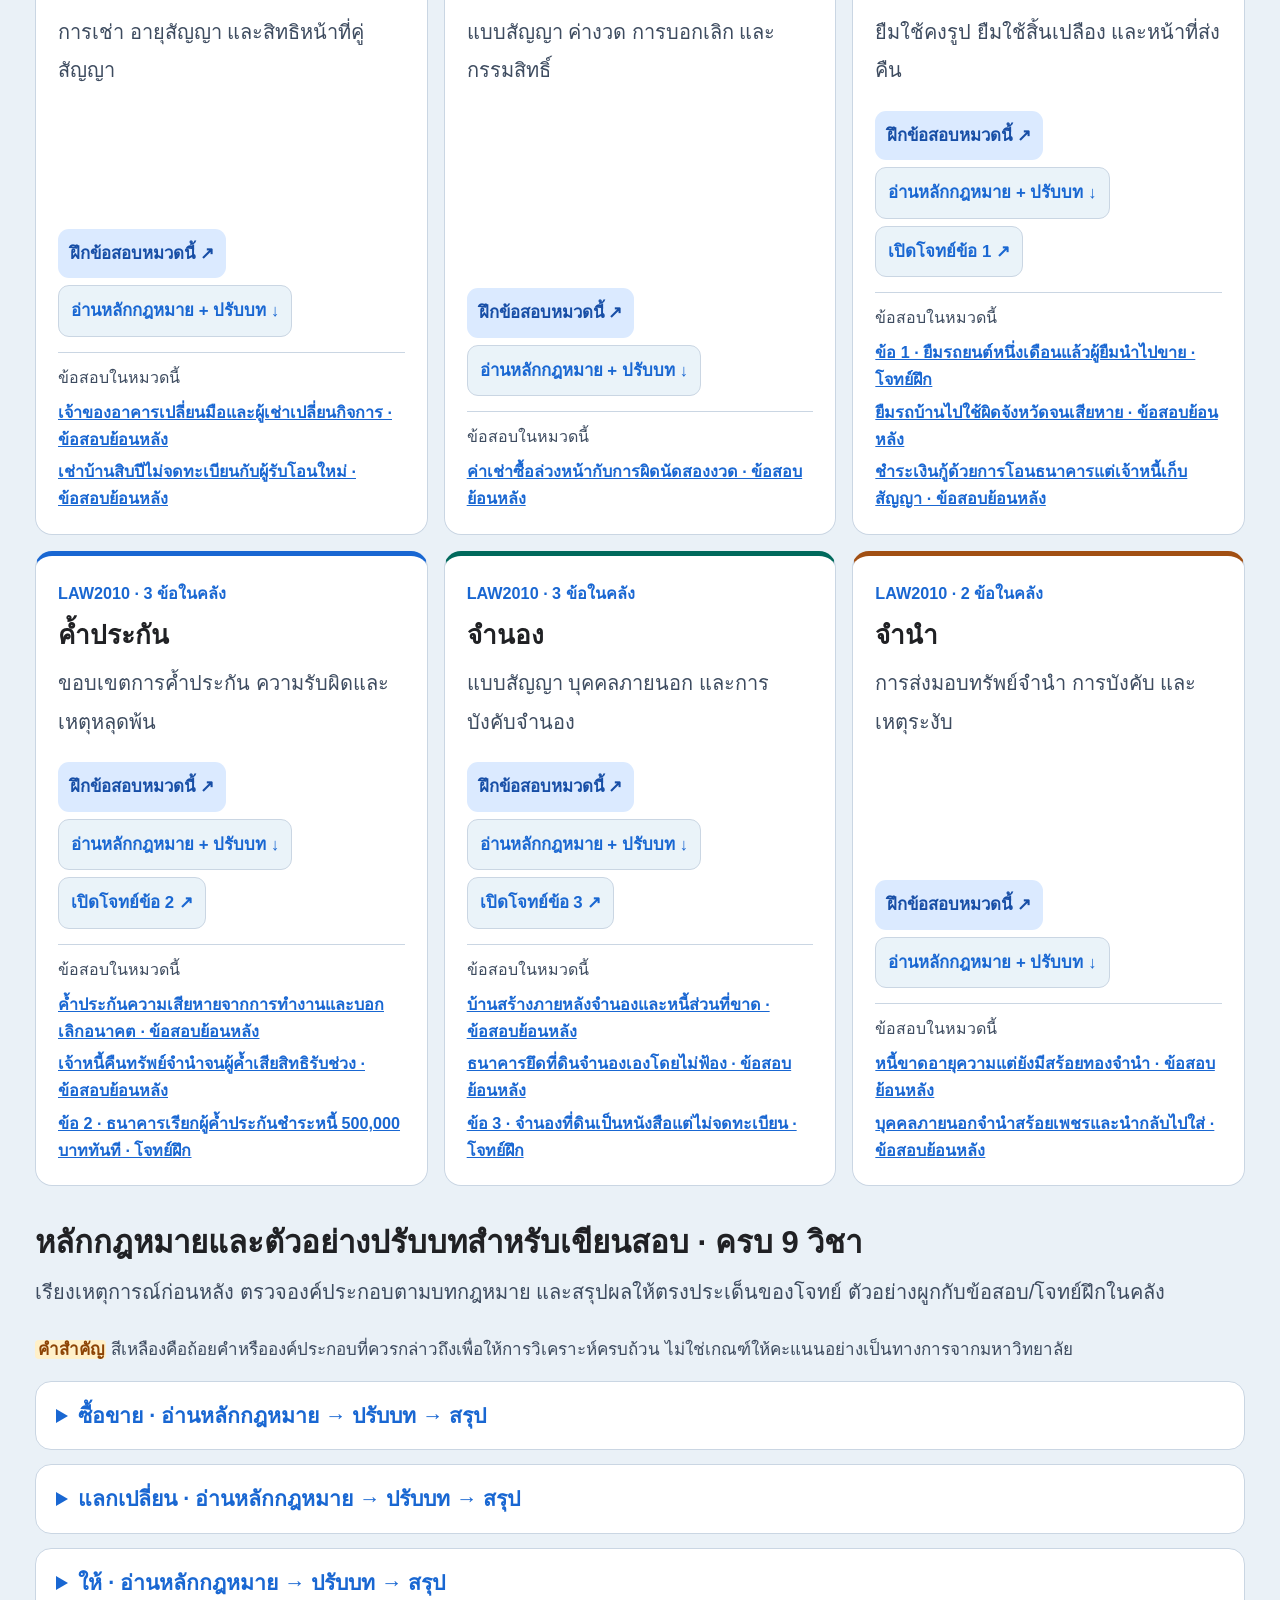
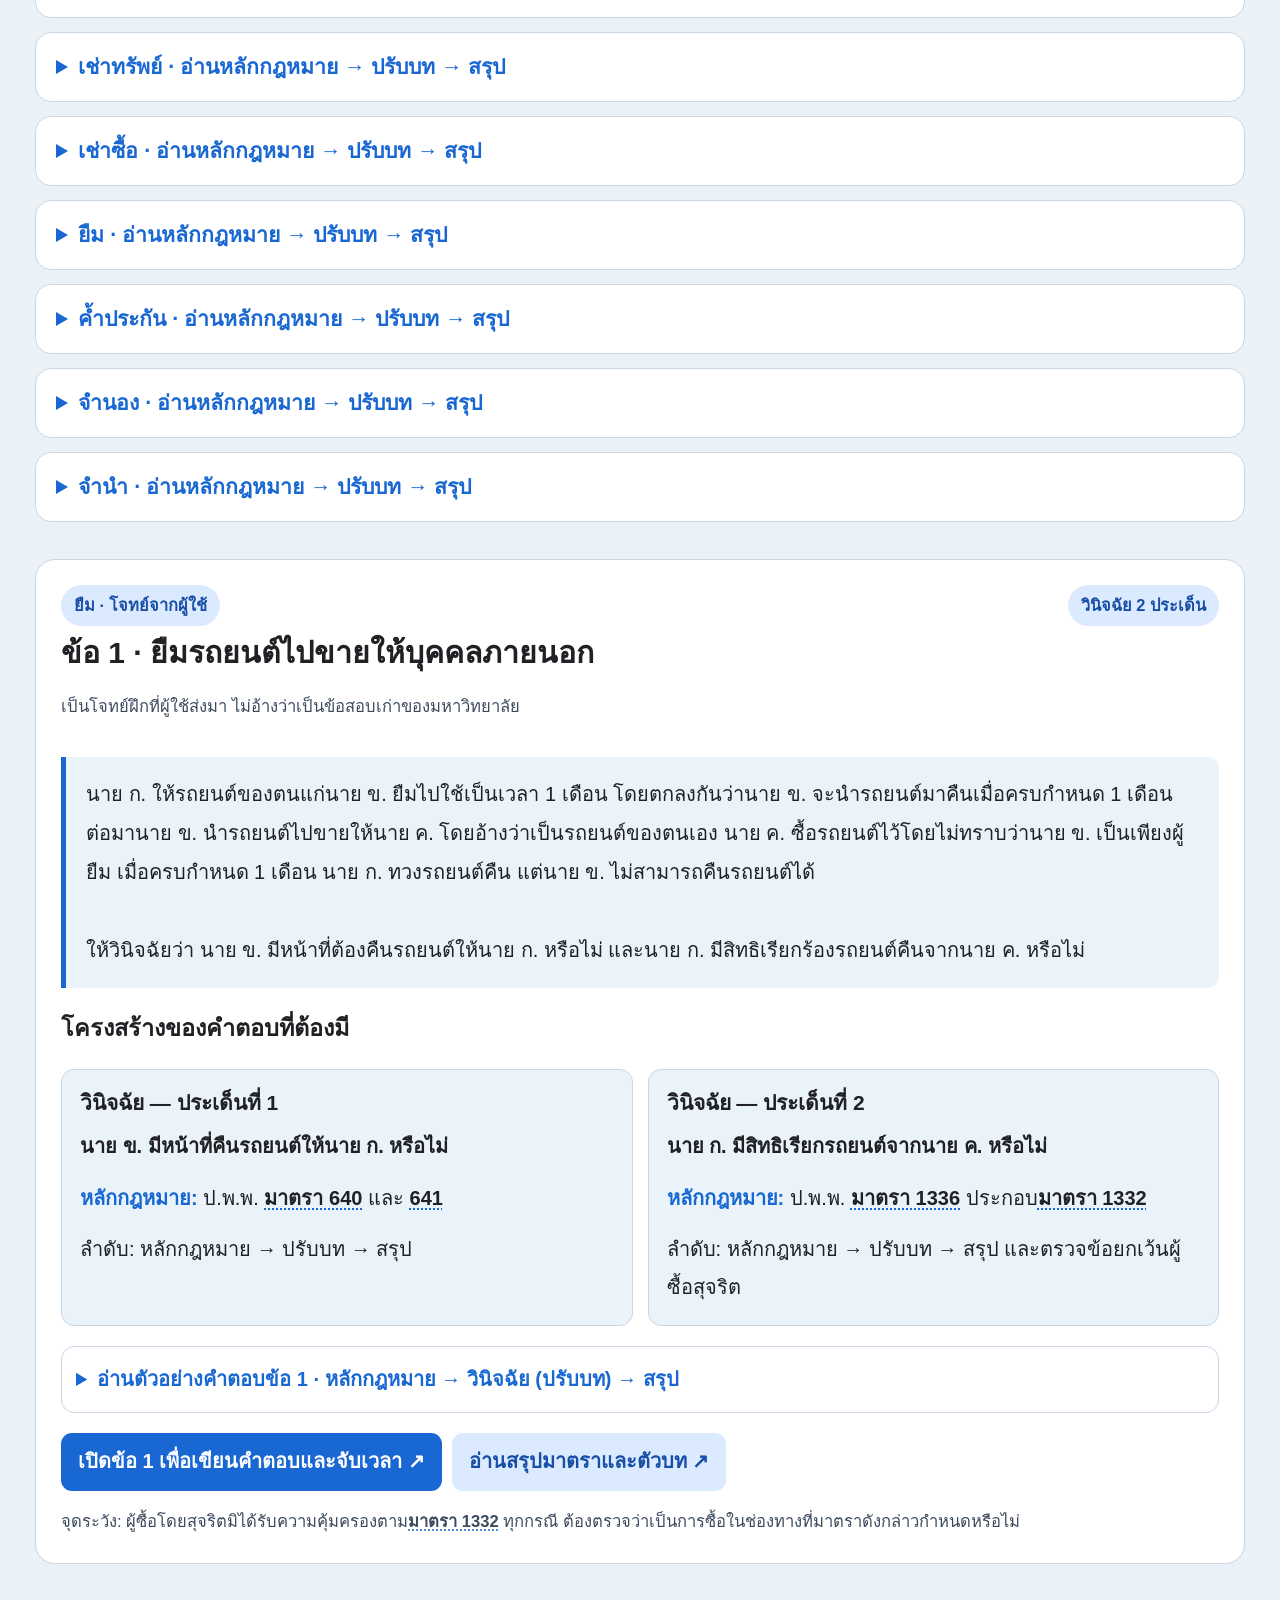
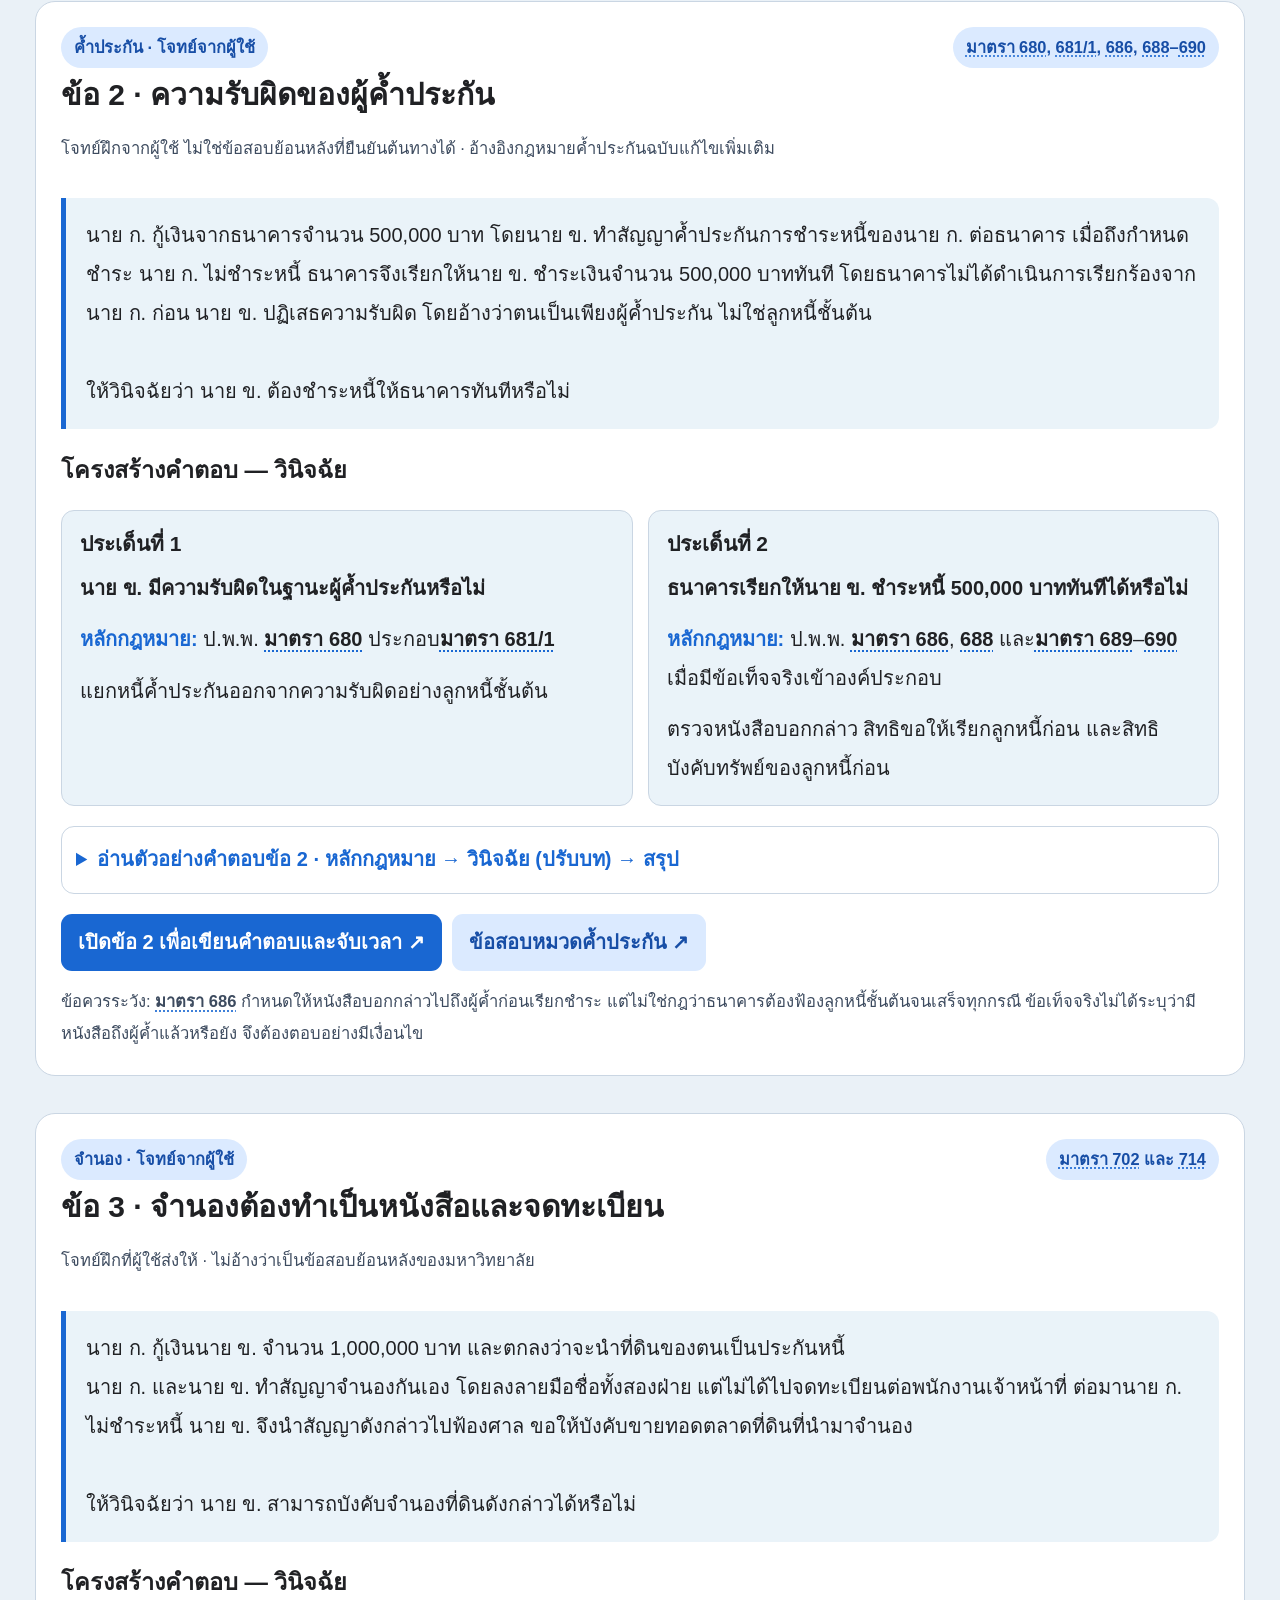
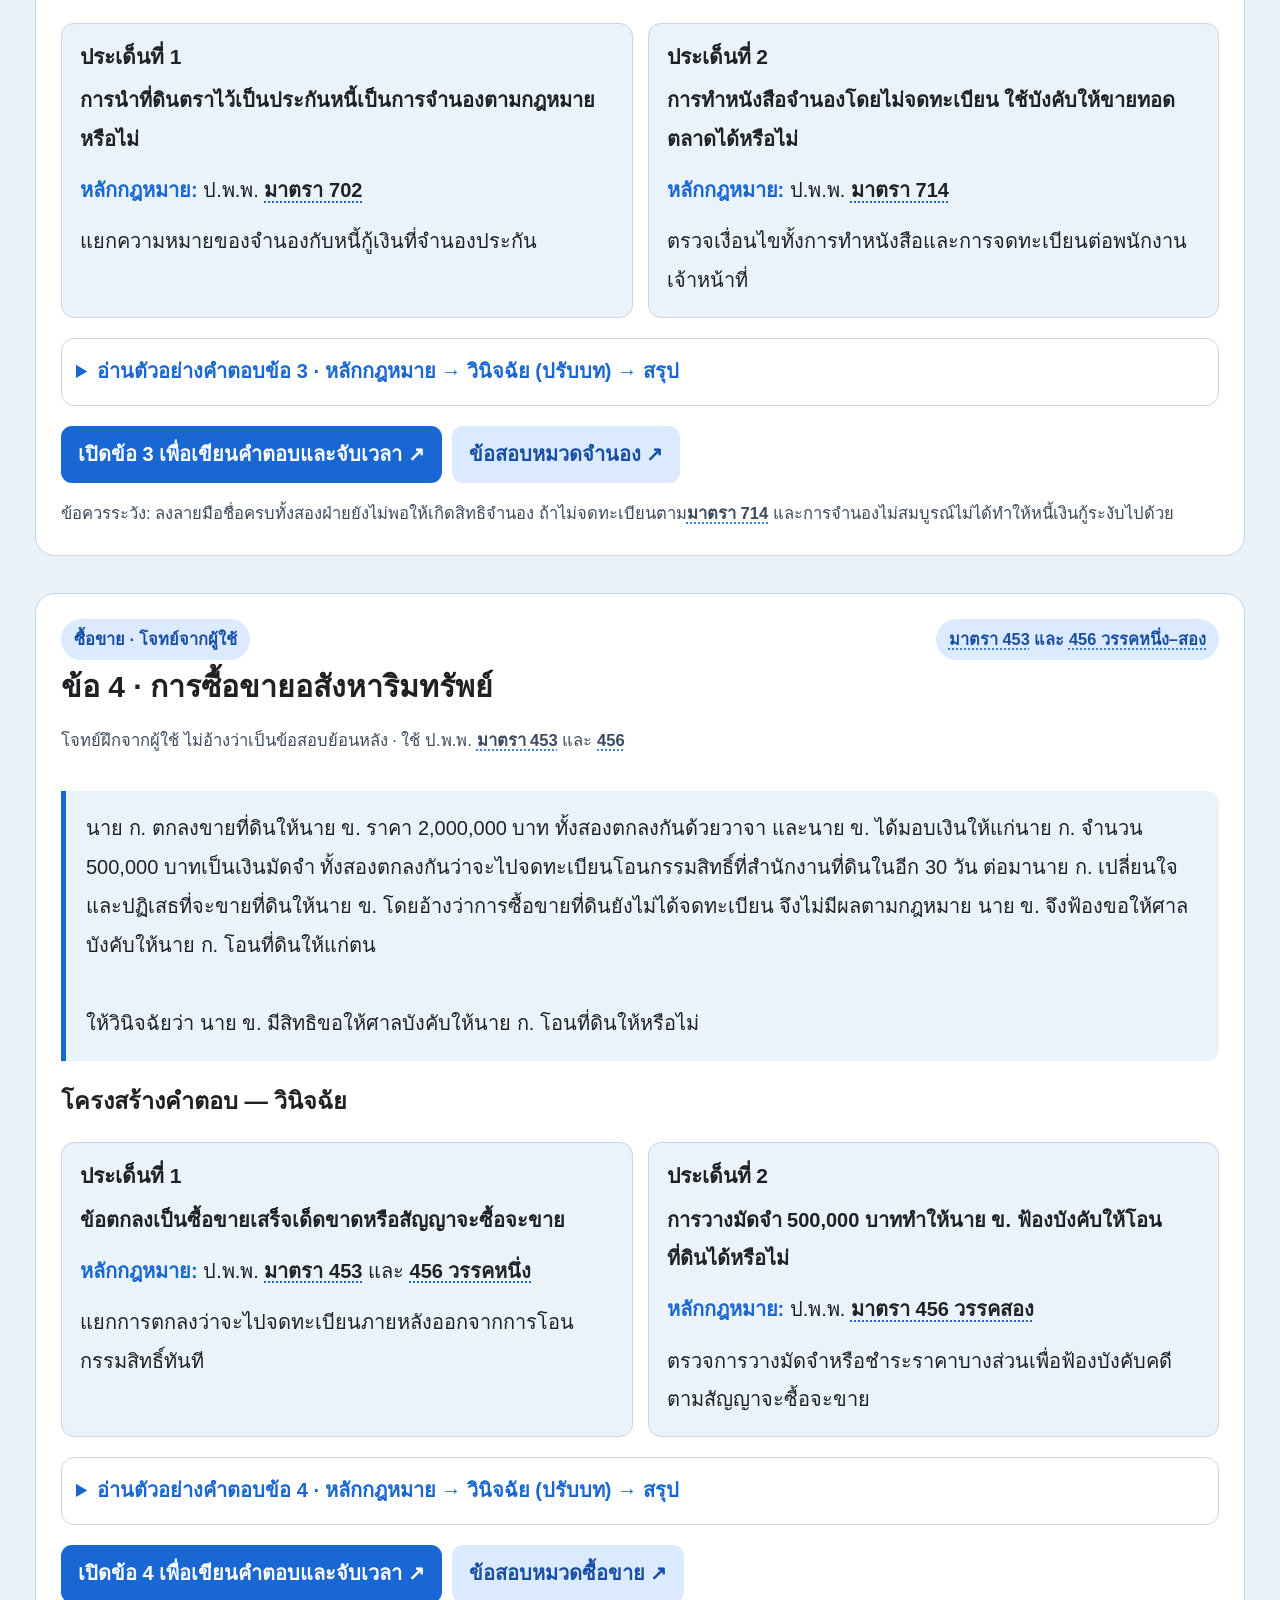
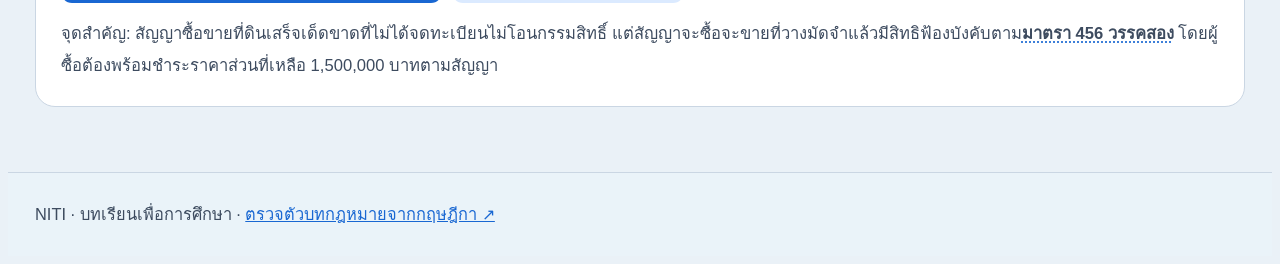
<file: subjects.html>
<!doctype html>
<html lang="th">
<head>
<meta charset="utf-8"><meta name="viewport" content="width=device-width,initial-scale=1">
<meta name="theme-color" content="#ffffff"><meta name="color-scheme" content="light dark">
<meta name="description" content="เมนู 9 หัวข้อวิชากฎหมายเอกเทศสัญญา: ซื้อขาย แลกเปลี่ยน ให้ เช่าทรัพย์ เช่าซื้อ ยืม ค้ำประกัน จำนอง จำนำ พร้อมโจทย์ฝึกและโครงสร้างคำตอบ">
<script>(function(){var x="normal";try{var y=localStorage.getItem("niti-font-level-v1");if(["normal","comfortable","large","extra","max"].includes(y))x=y;}catch(e){}document.documentElement.setAttribute("data-font-level",x);}());</script>
<script>(function(){try{var x=localStorage.getItem("niti-theme-v1"),d=window.matchMedia&&window.matchMedia("(prefers-color-scheme: dark)").matches;document.documentElement.setAttribute("data-theme",x==="dark"||x!=="light"&&d?"dark":"light");}catch(e){document.documentElement.setAttribute("data-theme","light");}}());</script>
<title>เมนูวิชาเอกเทศสัญญา 9 หัวข้อ | NITI</title>
<link rel="stylesheet" href="./theme.css">
<style>
.subject-page{--sp-ink:var(--md-text);--sp-weak:var(--md-text-secondary);--sp-card:var(--md-surface);--sp-soft:var(--md-surface-low);--sp-outline:var(--md-border);--sp-accent:var(--md-primary);--sp-accent-bg:var(--md-primary-container);--sp-on-accent:var(--md-on-primary-container)}
.subject-page *{box-sizing:border-box}
.subject-page .wrap{width:min(1210px,calc(100% - 36px));margin-inline:auto}
.subject-page a{color:var(--sp-accent)}
.subject-page h1,.subject-page h2,.subject-page h3{color:var(--sp-ink)}
.subject-page .nav{display:flex;flex-wrap:wrap;align-items:center;gap:12px;justify-content:space-between;min-height:80px;padding:14px 0}
.subject-page .brand{text-decoration:none;color:var(--sp-ink);font-weight:900;font-size:1.2rem}
.subject-page .navlinks{display:flex;align-items:center;flex-wrap:wrap;gap:10px 18px}
.subject-page .navlinks>a{text-decoration:none;color:var(--sp-weak);font-weight:700;font-size:.85rem}
.subject-page .navlinks>a[aria-current="page"]{color:var(--sp-accent);text-decoration:underline;text-underline-offset:5px}
.subject-page .intro{background:linear-gradient(120deg,var(--md-primary-container),var(--md-surface-low));padding:49px 0 52px;border-bottom:1px solid var(--sp-outline)}
.subject-page .eyebrow{color:var(--sp-accent);font-size:.84rem;font-weight:800;letter-spacing:.05em}
.subject-page .intro h1{font-size:clamp(1.65rem,3.8vw,2.8rem);line-height:1.4;max-width:970px;margin:11px 0}
.subject-page .intro p{max-width:890px;color:var(--sp-ink);font-size:1rem;line-height:1.85}
.subject-page .intro a{display:inline-flex;align-items:center;margin-top:8px;min-height:45px;padding:10px 16px;border-radius:30px;background:var(--md-primary);color:var(--md-on-primary)!important;text-decoration:none;font-weight:800}
.subject-page main{padding:28px 0 65px}
.subject-page .overview{display:flex;flex-wrap:wrap;gap:12px;margin-bottom:28px}
.subject-page .overview span{background:var(--sp-card);color:var(--sp-ink);border:1px solid var(--sp-outline);border-radius:999px;padding:8px 15px;font-weight:750;font-size:.86rem}
.subject-page .section-top{display:flex;flex-wrap:wrap;justify-content:space-between;align-items:end;gap:13px;margin:8px 0 22px}
.subject-page .section-top h2{font-size:1.7rem;margin:0}
.subject-page .section-top p{color:var(--sp-weak);margin:0}
.subject-page .subject-search{display:block;min-width:min(330px,100%);width:340px;max-width:100%;font:inherit;border:1px solid var(--md-outline);border-radius:13px;background:var(--sp-card);color:var(--sp-ink);padding:10px 14px;min-height:48px}
.subject-page .cards{display:grid;grid-template-columns:repeat(3,minmax(0,1fr));gap:16px}
.subject-page .subject-card{background:var(--sp-card);border:1px solid var(--sp-outline);border-top:5px solid var(--md-primary);border-radius:17px;padding:22px;display:flex;flex-direction:column;gap:9px;min-width:0}
.subject-page .subject-card:nth-child(3n+2){border-top-color:var(--study-teal,var(--md-primary))}
.subject-page .subject-card:nth-child(3n+3){border-top-color:var(--study-orange,var(--md-primary))}
.subject-page .subject-card h3{font-size:1.3rem;margin:0}
.subject-page .subject-card p{margin:0;color:var(--sp-weak);line-height:1.75}
.subject-page .subject-card small{font-size:.81rem;font-weight:800;color:var(--sp-accent)}
.subject-page .subject-links{margin-top:auto;padding-top:12px;display:flex;flex-wrap:wrap;gap:7px}
.subject-page .subject-links a{border-radius:11px;padding:9px 12px;background:var(--sp-accent-bg);color:var(--sp-on-accent);font-weight:800;font-size:.84rem;text-decoration:none}
.subject-page .subject-links a.secondary{background:var(--sp-soft);color:var(--sp-accent);border:1px solid var(--sp-outline)}
.subject-page .quick-exams{display:grid;gap:6px;margin-top:6px;padding-top:10px;border-top:1px solid var(--sp-outline)}
.subject-page .quick-exams a{font-size:.81rem;font-weight:650;line-height:1.65}
.subject-page .quick-exams .label{color:var(--sp-weak);font-size:.8rem}
.subject-page .feature{margin-top:37px;padding:25px;border:1px solid var(--sp-outline);border-radius:20px;background:var(--sp-card)}
.subject-page .feature-head{display:flex;flex-wrap:wrap;align-items:start;justify-content:space-between;gap:10px}
.subject-page .feature-head h2{font-size:1.5rem;line-height:1.48;margin:5px 0}
.subject-page .note{color:var(--sp-weak);font-size:.83rem}
.subject-page .tag{border-radius:100px;display:inline-block;background:var(--sp-accent-bg);color:var(--sp-on-accent);padding:5px 13px;font-size:.82rem;font-weight:800}
.subject-page .question{white-space:pre-line;background:var(--sp-soft);color:var(--sp-ink);border-left:5px solid var(--md-primary);padding:18px 20px;border-radius:0 12px 12px 0;line-height:1.95;margin:17px 0}
.subject-page .outlines{display:grid;grid-template-columns:repeat(2,minmax(0,1fr));gap:15px;margin:18px 0}
.subject-page .outline{background:var(--sp-soft);border:1px solid var(--sp-outline);border-radius:13px;padding:18px}
.subject-page .outline h3{font-size:1.05rem;margin:0 0 9px;line-height:1.6}
.subject-page .outline b{color:var(--sp-accent)}
.subject-page .outline p{margin:5px 0 13px;line-height:1.86}
.subject-page .outline p:last-child{margin-bottom:0}
.subject-page .answer-toggle{border:1px solid var(--sp-outline);border-radius:13px;padding:14px;margin:20px 0;background:var(--sp-card)}
.subject-page .answer-toggle summary{cursor:pointer;color:var(--sp-accent);font-weight:800}
.subject-page .answer-toggle .outlines{margin-bottom:0}
.subject-page .feature-actions{display:flex;gap:10px;flex-wrap:wrap;margin-top:15px}
.subject-page .feature-actions a{background:var(--md-primary);color:var(--md-on-primary)!important;text-decoration:none;padding:10px 17px;border-radius:11px;font-weight:800;display:inline-flex;align-items:center}
.subject-page .feature-actions a.alt{background:var(--sp-accent-bg);color:var(--sp-on-accent)!important}
.subject-page .info{margin:15px 0 0;color:var(--sp-weak);font-size:.83rem}
.subject-page .empty{padding:22px;color:var(--sp-weak);border:1px dashed var(--sp-outline);border-radius:12px}
.subject-page footer{padding:26px 0}
.subject-page .exam-guides{margin:34px 0 32px}
.subject-page .exam-guides h2{font-size:1.55rem;margin:0 0 7px}
.subject-page .exam-guide-sub{color:var(--sp-weak);line-height:1.9;margin:0 0 19px}
.subject-page .exam-guide-list{display:grid;gap:14px}
.subject-page .exam-guide{border:1px solid var(--sp-outline);border-radius:16px;background:var(--sp-card);overflow:hidden;scroll-margin-top:85px}
.subject-page .exam-guide>summary{cursor:pointer;padding:17px 20px;font-size:1.06rem;line-height:1.6;font-weight:800;color:var(--sp-accent);list-style-position:inside}
.subject-page .exam-guide[open]>summary{border-bottom:1px solid var(--sp-outline);background:var(--sp-accent-bg)}
.subject-page .exam-guide .exam-guide-body{padding:19px 22px 22px;display:grid;gap:15px}
.subject-page .exam-guide h3{font-size:1.05rem;margin:0 0 6px}
.subject-page .exam-guide p{margin:0;line-height:2;white-space:pre-line}
.subject-page .exam-guide .exam-fact{background:var(--sp-soft);padding:14px 16px;border-radius:10px}
.subject-page .exam-guide .exam-part{border-left:4px solid var(--sp-accent);padding-left:16px}
.subject-page .exam-guide .exam-part.app{border-left-color:var(--study-teal,#0e807e)}
.subject-page .exam-guide .exam-part.conclusion{border-left-color:var(--study-orange,#c97d20)}
.subject-page .exam-guide .exam-guide-link{justify-self:start;font-weight:800;color:var(--sp-accent)}
.subject-page .answer-toggle .outlines{align-items:start}
.subject-page .outline p{white-space:pre-line}
.subject-page .exam-score-keyword,.subject-page .exam-guide .exam-score-keyword{color:#8c4305!important;background:#fff0c9!important;padding:0 .16em;border-radius:4px;font-weight:900;box-decoration-break:clone;-webkit-box-decoration-break:clone}
:root[data-theme="dark"] .exam-score-keyword{color:#ffe095!important;background:#633c10!important}
.subject-page .exam-key-legend{display:inline-block;font-size:.85rem;line-height:1.85;margin:0 0 14px;color:var(--sp-weak)}
@media(max-width:900px){.subject-page .cards{grid-template-columns:repeat(2,minmax(0,1fr))}}
@media(max-width:690px){.subject-page .cards,.subject-page .outlines{grid-template-columns:1fr}.subject-page .intro{padding:35px 0 38px}.subject-page .feature{padding:17px}.subject-page .subject-card{padding:18px}}

/* Scoring keywords for the suretyship essay. They are pedagogical, not a faculty marking scheme. */
.subject-page .exam-scoring-guide{padding:17px 19px;border:1px solid var(--sp-outline);border-radius:13px;background:var(--sp-soft);display:grid;gap:8px}
.subject-page .exam-scoring-guide h3{font-size:1.05rem;line-height:1.55;color:var(--sp-accent);margin:0}
.subject-page .exam-scoring-guide p{margin:0;color:var(--sp-weak);font-size:.87rem;line-height:1.75}
.subject-page .exam-scoring-terms{display:flex;flex-wrap:wrap;align-items:center;gap:8px;margin-top:6px}
.subject-page .exam-score-term{display:inline-block;padding:4px 9px!important;font-size:.88rem;line-height:1.55}
@media(max-width:690px){.subject-page .exam-scoring-guide{padding:13px 14px}}

/* Complete undergraduate model answers: one readable essay column. */
.subject-page .answer-toggle .exam-answer-full{display:grid;grid-template-columns:minmax(0,1fr);gap:17px;margin:18px 0 2px}
.subject-page .exam-answer-preface{font-size:.87rem;line-height:1.8;color:var(--sp-weak);margin:0}
.subject-page .exam-answer-issue{border-radius:11px;border:1px solid var(--sp-outline);background:var(--sp-soft);padding:13px 17px;line-height:1.8}
.subject-page .exam-answer-issue b{color:var(--sp-accent)}
.subject-page .exam-answer-issue p{margin:5px 0 0;line-height:1.85}
.subject-page .exam-answer-part{padding:20px 22px;border:1px solid var(--sp-outline);border-left:5px solid var(--sp-accent);border-radius:13px;background:var(--sp-card);min-width:0}
.subject-page .exam-answer-part.application{border-left-color:var(--study-teal,#0e807e)}
.subject-page .exam-answer-part.conclusion{border-left-color:var(--study-orange,#c97d20);background:var(--sp-soft)}
.subject-page .exam-answer-part h3{font-size:1.18rem;color:var(--sp-accent);margin:0 0 11px;line-height:1.5}
.subject-page .exam-answer-part.application h3{color:var(--study-teal,#0e807e)}
.subject-page .exam-answer-part p{line-height:2.05;margin:0 0 14px;white-space:normal;overflow-wrap:anywhere}
.subject-page .exam-answer-part p:last-child{margin-bottom:0}
@media(max-width:690px){.subject-page .exam-answer-part{padding:15px}.subject-page .exam-answer-part p{line-height:1.95}}
</style>
<link rel="stylesheet" href="./statute-reader.css?v=20261018b">
<link rel="stylesheet" href="./statute-illustration.css?v=20261016c">
<link rel="stylesheet" href="./statute-autolink.css?v=20261017a">
</head>
<body class="subject-page">
<a href="#main" class="skip-link">ข้ามไปยังเนื้อหาหลัก</a>
<header><nav class="wrap nav" aria-label="เมนูหลัก">
<a class="brand" href="./index.html">NITI · LAW LAB</a>
<div class="navlinks">
<a href="./index.html">หน้าหลัก</a><a href="./subjects.html" aria-current="page">เมนูวิชาเอกเทศสัญญา</a>
<a href="./quiz.html">ข้อสอบทั้งหมด</a><a href="./final-exam.html">ปลายภาค 18 มาตรา</a>
<button type="button" id="theme-toggle" class="theme-toggle" aria-label="เปลี่ยนธีม" aria-pressed="false"><span class="theme-toggle-icon" aria-hidden="true">☾</span><span class="theme-toggle-label">โหมดมืด</span></button>
<div class="font-controls" role="group" aria-label="ปรับขนาดตัวอักษร"><span class="font-label">ตัวอักษร</span><button type="button" id="font-decrease" class="font-button" aria-label="ลดขนาดตัวอักษร">ก−</button><output id="font-current" class="font-current" for="font-decrease font-increase">20 px</output><button type="button" id="font-increase" class="font-button" aria-label="เพิ่มขนาดตัวอักษร">ก+</button></div>
</div></nav></header>
<section class="intro"><div class="wrap"><p class="eyebrow">NITI · CIVIL CONTRACT SUBJECTS</p><h1>เมนูวิชา ซื้อขาย แลกเปลี่ยน ให้ เช่าทรัพย์ เช่าซื้อ ยืม ค้ำประกัน จำนอง และจำนำ</h1>
<p>เลือกหัวข้อเพื่อฝึกเขียนตอบข้อสอบตามประเด็นทางกฎหมาย พร้อมลิงก์ไปโจทย์ย้อนหลังที่มีแหล่งอ้างอิง และโจทย์ฝึกที่แยกจากข้อสอบเก่าอย่างชัดเจน</p>
<a href="#featured-problem">ไปโจทย์ข้อ 1 · ยืมรถยนต์ ↓</a> <a href="#surety-problem" style="margin-left:9px">ไปโจทย์ข้อ 2 · ค้ำประกัน ↓</a> <a href="#mortgage-problem" style="margin-left:9px">ไปโจทย์ข้อ 3 · จำนอง ↓</a> <a href="#land-sale-problem" style="margin-left:9px">ไปโจทย์ข้อ 4 · ซื้อขายที่ดิน ↓</a>
</div></section>
<main id="main" class="wrap">
<div class="overview"><span>9 หัวข้อวิชา</span><span id="count-exams">กำลังนับข้อสอบ…</span><span>โจทย์จากผู้ใช้ 4 ข้อ · แยกจากข้อสอบย้อนหลัง</span></div>
<div class="section-top"><div><h2>เลือกหัวข้อวิชา</h2><p>ข้อสอบจะกรองตามหัวข้อโดยไม่ทิ้งข้อสอบเดิม</p></div><label for="subject-search">ค้นหาหัวข้อ<br><input id="subject-search" class="subject-search" type="search" placeholder="เช่น ยืม, จำนอง, แลกเปลี่ยน"></label></div>
<div id="subject-cards" class="cards" aria-live="polite"></div>
<p id="subject-empty" class="empty" hidden>ไม่พบหัวข้อที่ตรงกับคำค้น</p>
<section class="exam-guides" id="exam-guides" aria-labelledby="exam-guides-title">
  <h2 id="exam-guides-title">หลักกฎหมายและตัวอย่างปรับบทสำหรับเขียนสอบ · ครบ 9 วิชา</h2>
  <p class="exam-guide-sub">เรียงเหตุการณ์ก่อนหลัง ตรวจองค์ประกอบตามบทกฎหมาย และสรุปผลให้ตรงประเด็นของโจทย์ ตัวอย่างผูกกับข้อสอบ/โจทย์ฝึกในคลัง</p>
  <p class="exam-key-legend"><strong class="exam-score-keyword">คำสำคัญ</strong> สีเหลืองคือถ้อยคำหรือองค์ประกอบที่ควรกล่าวถึงเพื่อให้การวิเคราะห์ครบถ้วน ไม่ใช่เกณฑ์ให้คะแนนอย่างเป็นทางการจากมหาวิทยาลัย</p>
  <div class="exam-guide-list" id="subject-guide-list"></div>
</section>
<section id="featured-problem" class="feature" aria-labelledby="featured-title">
<div class="feature-head"><div><span class="tag">ยืม · โจทย์จากผู้ใช้</span><h2 id="featured-title">ข้อ 1 · ยืมรถยนต์ไปขายให้บุคคลภายนอก</h2><p class="note">เป็นโจทย์ฝึกที่ผู้ใช้ส่งมา ไม่อ้างว่าเป็นข้อสอบเก่าของมหาวิทยาลัย</p></div><span class="tag">วินิจฉัย 2 ประเด็น</span></div>
<div class="question" id="featured-question"></div>
<h3>โครงสร้างของคำตอบที่ต้องมี</h3>
<div class="outlines">
<div class="outline"><h3>วินิจฉัย — ประเด็นที่ 1</h3><p><strong>นาย ข. มีหน้าที่คืนรถยนต์ให้นาย ก. หรือไม่</strong></p><p><b>หลักกฎหมาย:</b> ป.พ.พ. มาตรา 640 และ 641</p><p>ลำดับ: หลักกฎหมาย → ปรับบท → สรุป</p></div>
<div class="outline"><h3>วินิจฉัย — ประเด็นที่ 2</h3><p><strong>นาย ก. มีสิทธิเรียกรถยนต์จากนาย ค. หรือไม่</strong></p><p><b>หลักกฎหมาย:</b> ป.พ.พ. มาตรา 1336 ประกอบมาตรา 1332</p><p>ลำดับ: หลักกฎหมาย → ปรับบท → สรุป และตรวจข้อยกเว้นผู้ซื้อสุจริต</p></div>
</div>
<details class="answer-toggle" id="featured-answer"><summary>อ่านตัวอย่างคำตอบข้อ 1 · หลักกฎหมาย → วินิจฉัย (ปรับบท) → สรุป</summary><div id="featured-answer-body" class="outlines"></div></details>
<div class="feature-actions"><a href="./quiz.html?exam=practice-loan-car-01">เปิดข้อ 1 เพื่อเขียนคำตอบและจับเวลา ↗</a><a class="alt" href="./study.html#statute-notes">อ่านสรุปมาตราและตัวบท ↗</a></div>
<p class="info">จุดระวัง: ผู้ซื้อโดยสุจริตมิได้รับความคุ้มครองตามมาตรา 1332 ทุกกรณี ต้องตรวจว่าเป็นการซื้อในช่องทางที่มาตราดังกล่าวกำหนดหรือไม่</p>
</section>
<section id="surety-problem" class="feature" aria-labelledby="surety-title">
<div class="feature-head">
 <div><span class="tag">ค้ำประกัน · โจทย์จากผู้ใช้</span><h2 id="surety-title">ข้อ 2 · ความรับผิดของผู้ค้ำประกัน</h2>
 <p class="note">โจทย์ฝึกจากผู้ใช้ ไม่ใช่ข้อสอบย้อนหลังที่ยืนยันต้นทางได้ · อ้างอิงกฎหมายค้ำประกันฉบับแก้ไขเพิ่มเติม</p></div>
 <span class="tag">มาตรา 680, 681/1, 686, 688–690</span>
</div>
<div id="surety-question" class="question"></div>
<h3>โครงสร้างคำตอบ — วินิจฉัย</h3>
<div class="outlines">
 <div class="outline"><h3>ประเด็นที่ 1</h3><p><strong>นาย ข. มีความรับผิดในฐานะผู้ค้ำประกันหรือไม่</strong></p><p><b>หลักกฎหมาย:</b> ป.พ.พ. มาตรา 680 ประกอบมาตรา 681/1</p><p>แยกหนี้ค้ำประกันออกจากความรับผิดอย่างลูกหนี้ชั้นต้น</p></div>
 <div class="outline"><h3>ประเด็นที่ 2</h3><p><strong>ธนาคารเรียกให้นาย ข. ชำระหนี้ 500,000 บาททันทีได้หรือไม่</strong></p><p><b>หลักกฎหมาย:</b> ป.พ.พ. มาตรา 686, 688 และมาตรา 689–690 เมื่อมีข้อเท็จจริงเข้าองค์ประกอบ</p><p>ตรวจหนังสือบอกกล่าว สิทธิขอให้เรียกลูกหนี้ก่อน และสิทธิบังคับทรัพย์ของลูกหนี้ก่อน</p></div>
</div>
<details id="surety-answer" class="answer-toggle"><summary>อ่านตัวอย่างคำตอบข้อ 2 · หลักกฎหมาย → วินิจฉัย (ปรับบท) → สรุป</summary><div id="surety-answer-body" class="outlines"></div></details>
<div class="feature-actions">
 <a href="./quiz.html?exam=practice-surety-bank-02">เปิดข้อ 2 เพื่อเขียนคำตอบและจับเวลา ↗</a>
 <a class="alt" href="./quiz.html?subject=LAW2010&amp;topic=%E0%B8%84%E0%B9%89%E0%B8%B3%E0%B8%9B%E0%B8%A3%E0%B8%B0%E0%B8%81%E0%B8%B1%E0%B8%99">ข้อสอบหมวดค้ำประกัน ↗</a>
</div>
<p class="info">ข้อควรระวัง: มาตรา 686 กำหนดให้หนังสือบอกกล่าวไปถึงผู้ค้ำก่อนเรียกชำระ แต่ไม่ใช่กฎว่าธนาคารต้องฟ้องลูกหนี้ชั้นต้นจนเสร็จทุกกรณี ข้อเท็จจริงไม่ได้ระบุว่ามีหนังสือถึงผู้ค้ำแล้วหรือยัง จึงต้องตอบอย่างมีเงื่อนไข</p>
</section>

<section id="mortgage-problem" class="feature" aria-labelledby="mortgage-title">
<div class="feature-head">
 <div><span class="tag">จำนอง · โจทย์จากผู้ใช้</span><h2 id="mortgage-title">ข้อ 3 · จำนองต้องทำเป็นหนังสือและจดทะเบียน</h2>
 <p class="note">โจทย์ฝึกที่ผู้ใช้ส่งให้ · ไม่อ้างว่าเป็นข้อสอบย้อนหลังของมหาวิทยาลัย</p></div>
 <span class="tag">มาตรา 702 และ 714</span>
</div>
<div id="mortgage-question" class="question"></div>
<h3>โครงสร้างคำตอบ — วินิจฉัย</h3>
<div class="outlines">
 <div class="outline"><h3>ประเด็นที่ 1</h3>
 <p><strong>การนำที่ดินตราไว้เป็นประกันหนี้เป็นการจำนองตามกฎหมายหรือไม่</strong></p>
 <p><b>หลักกฎหมาย:</b> ป.พ.พ. มาตรา 702</p>
 <p>แยกความหมายของจำนองกับหนี้กู้เงินที่จำนองประกัน</p></div>
 <div class="outline"><h3>ประเด็นที่ 2</h3>
 <p><strong>การทำหนังสือจำนองโดยไม่จดทะเบียน ใช้บังคับให้ขายทอดตลาดได้หรือไม่</strong></p>
 <p><b>หลักกฎหมาย:</b> ป.พ.พ. มาตรา 714</p>
 <p>ตรวจเงื่อนไขทั้งการทำหนังสือและการจดทะเบียนต่อพนักงานเจ้าหน้าที่</p></div>
</div>
<details id="mortgage-answer" class="answer-toggle">
 <summary>อ่านตัวอย่างคำตอบข้อ 3 · หลักกฎหมาย → วินิจฉัย (ปรับบท) → สรุป</summary>
 <div id="mortgage-answer-body" class="outlines"></div>
</details>
<div class="feature-actions">
 <a href="./quiz.html?exam=practice-mortgage-registration-03">เปิดข้อ 3 เพื่อเขียนคำตอบและจับเวลา ↗</a>
 <a class="alt" href="./quiz.html?subject=LAW2010&amp;topic=%E0%B8%88%E0%B8%B3%E0%B8%99%E0%B8%AD%E0%B8%87">ข้อสอบหมวดจำนอง ↗</a>
</div>
<p class="info">ข้อควรระวัง: ลงลายมือชื่อครบทั้งสองฝ่ายยังไม่พอให้เกิดสิทธิจำนอง ถ้าไม่จดทะเบียนตามมาตรา 714 และการจำนองไม่สมบูรณ์ไม่ได้ทำให้หนี้เงินกู้ระงับไปด้วย</p>
</section>

<section id="land-sale-problem" class="feature" aria-labelledby="land-sale-title">
<div class="feature-head">
 <div><span class="tag">ซื้อขาย · โจทย์จากผู้ใช้</span><h2 id="land-sale-title">ข้อ 4 · การซื้อขายอสังหาริมทรัพย์</h2>
 <p class="note">โจทย์ฝึกจากผู้ใช้ ไม่อ้างว่าเป็นข้อสอบย้อนหลัง · ใช้ ป.พ.พ. มาตรา 453 และ 456</p></div>
 <span class="tag">มาตรา 453 และ 456 วรรคหนึ่ง–สอง</span>
</div>
<div id="land-sale-question" class="question"></div>
<h3>โครงสร้างคำตอบ — วินิจฉัย</h3>
<div class="outlines">
 <div class="outline"><h3>ประเด็นที่ 1</h3>
 <p><strong>ข้อตกลงเป็นซื้อขายเสร็จเด็ดขาดหรือสัญญาจะซื้อจะขาย</strong></p>
 <p><b>หลักกฎหมาย:</b> ป.พ.พ. มาตรา 453 และ 456 วรรคหนึ่ง</p>
 <p>แยกการตกลงว่าจะไปจดทะเบียนภายหลังออกจากการโอนกรรมสิทธิ์ทันที</p></div>
 <div class="outline"><h3>ประเด็นที่ 2</h3>
 <p><strong>การวางมัดจำ 500,000 บาททำให้นาย ข. ฟ้องบังคับให้โอนที่ดินได้หรือไม่</strong></p>
 <p><b>หลักกฎหมาย:</b> ป.พ.พ. มาตรา 456 วรรคสอง</p>
 <p>ตรวจการวางมัดจำหรือชำระราคาบางส่วนเพื่อฟ้องบังคับคดีตามสัญญาจะซื้อจะขาย</p></div>
</div>
<details id="land-sale-answer" class="answer-toggle">
 <summary>อ่านตัวอย่างคำตอบข้อ 4 · หลักกฎหมาย → วินิจฉัย (ปรับบท) → สรุป</summary>
 <div id="land-sale-answer-body" class="outlines"></div>
</details>
<div class="feature-actions">
 <a href="./quiz.html?exam=practice-land-sale-deposit-04">เปิดข้อ 4 เพื่อเขียนคำตอบและจับเวลา ↗</a>
 <a class="alt" href="./quiz.html?subject=LAW2005&amp;topic=%E0%B8%8B%E0%B8%B7%E0%B9%89%E0%B8%AD%E0%B8%82%E0%B8%B2%E0%B8%A2">ข้อสอบหมวดซื้อขาย ↗</a>
</div>
<p class="info">จุดสำคัญ: สัญญาซื้อขายที่ดินเสร็จเด็ดขาดที่ไม่ได้จดทะเบียนไม่โอนกรรมสิทธิ์ แต่สัญญาจะซื้อจะขายที่วางมัดจำแล้วมีสิทธิฟ้องบังคับตามมาตรา 456 วรรคสอง โดยผู้ซื้อต้องพร้อมชำระราคาส่วนที่เหลือ 1,500,000 บาทตามสัญญา</p>
</section>
</main>
<footer><div class="wrap">NITI · บทเรียนเพื่อการศึกษา · <a href="https://www.ocs.go.th/searchlaw" target="_blank" rel="noopener noreferrer">ตรวจตัวบทกฎหมายจากกฤษฎีกา ↗</a></div></footer>
<script src="./exam-data.js"></script>
<script src="./contract-exams.js"></script>
<script src="./subject-menu-data.js?v=20261016a"></script>
<script src="./surety-practice-02.js?v=20261016a"></script>
<script src="./mortgage-practice-03.js?v=20261017a"></script>
<script src="./land-sale-practice-04.js?v=20261017a"></script>
<script src="./subject-exam-guides.js?v=20261017a"></script>
<script src="./subject-answer-upgrades.js?v=20261017a"></script>
<script src="./featured-exam-answers.js?v=20261018a"></script>
<script src="./exam-keyword-ui.js?v=20261017a"></script>
<script>
(function(){
"use strict";
var $=function(id){return document.getElementById(id)};
var topics=window.NITI_SUBJECT_TOPICS||[],exams=window.NITI_EXAMS||[];
var featured=exams.find(function(q){return q.id===window.NITI_SUBJECT_FEATURED_ID});
var outlines=(window.NITI_SUBJECT_ISSUE_OUTLINES||{})[window.NITI_SUBJECT_FEATURED_ID]||[];
function el(tag,cls,txt){var n=document.createElement(tag);if(cls)n.className=cls;if(txt!==undefined)n.textContent=txt;return n;}
function a(url,txt,cls){var n=el("a",cls,txt);n.href=url;return n;}
function matching(t){return exams.filter(function(q){return q.topic===t.topic&&(q.subject||"LAW2001")===t.subject;}).sort(function(a,b){return (a.id===window.NITI_SUBJECT_FEATURED_ID?-1:0)-(b.id===window.NITI_SUBJECT_FEATURED_ID?-1:0);});}
function paint(node,value,topic){
 var highlighter=window.NITI_EXAM_KEYWORDS;
 if(highlighter)highlighter.apply(node,value,highlighter.termsFor(topic));
 else node.textContent=value;
}
function renderExamGuides(){
 var container=$("subject-guide-list"),guides=window.NITI_SUBJECT_EXAM_GUIDES||[];
 guides.forEach(function(g){
  var details=el("details","exam-guide");details.id="guide-"+g.id;
  details.appendChild(el("summary","",g.topic+" · อ่านหลักกฎหมาย → ปรับบท → สรุป"));
  var body=el("div","exam-guide-body");
  var fact=el("div","exam-fact");fact.appendChild(el("h3","","ข้อเท็จจริงตัวอย่าง"));fact.appendChild(el("p","",g.fact));body.appendChild(fact);
  [["rule","หลักกฎหมาย",""],["application","ปรับบทตามลำดับเหตุการณ์","app"],["conclusion","สรุปผลทางกฎหมาย","conclusion"]].forEach(function(row){
   var block=el("section","exam-part "+row[2]);
   block.appendChild(el("h3","",row[1]));
   var p=el("p");paint(p,g[row[0]],g.id);block.appendChild(p);body.appendChild(block);
  });
  body.appendChild(a("./quiz.html?exam="+encodeURIComponent(g.exam),"เปิดโจทย์ที่เกี่ยวข้องเพื่อฝึกเขียนคำตอบ ↗","exam-guide-link"));
  details.appendChild(body);container.appendChild(details);
 });
 function openHashGuide(){
  var hash=window.location.hash.slice(1);
  if(!/^guide-[a-z-]+$/.test(hash))return;
  var target=document.getElementById(hash);
  if(target&&target.tagName==="DETAILS")target.open=true;
 }
 document.addEventListener("click",function(e){
  var anchor=e.target&&e.target.closest?e.target.closest('a[href^="#guide-"]'):null;
  if(!anchor)return;
  var target=document.getElementById(anchor.hash.slice(1));
  if(target)target.open=true;
 });
 window.addEventListener("hashchange",openHashGuide);
 openHashGuide();
}
renderExamGuides();
function render(q){
 $("subject-cards").replaceChildren();var count=0;
 topics.forEach(function(t,i){
 if(q&&!String(t.topic+" "+t.caption+" "+t.subject).toLocaleLowerCase("th").includes(q))return;
 count++;var questions=matching(t);
 var card=el("article","subject-card");card.id="subject-"+t.id;
 card.appendChild(el("small","",t.subject+" · "+questions.length+" ข้อในคลัง"));
 card.appendChild(el("h3","",t.topic));
 card.appendChild(el("p","",t.caption));
 var links=el("div","subject-links");
 links.appendChild(a("./quiz.html?subject="+encodeURIComponent(t.subject)+"&topic="+encodeURIComponent(t.topic),"ฝึกข้อสอบหมวดนี้ ↗"));
  links.appendChild(a("#guide-"+t.id,"อ่านหลักกฎหมาย + ปรับบท ↓","secondary"));
 if(t.id==="loan")links.appendChild(a("./quiz.html?exam="+encodeURIComponent(window.NITI_SUBJECT_FEATURED_ID),"เปิดโจทย์ข้อ 1 ↗","secondary"));
 if(t.id==="surety")links.appendChild(a("./quiz.html?exam=practice-surety-bank-02","เปิดโจทย์ข้อ 2 ↗","secondary"));
 if(t.id==="mortgage")links.appendChild(a("./quiz.html?exam=practice-mortgage-registration-03","เปิดโจทย์ข้อ 3 ↗","secondary"));
 if(t.id==="sale")links.appendChild(a("./quiz.html?exam=practice-land-sale-deposit-04","เปิดโจทย์ข้อ 4 ↗","secondary"));
 card.appendChild(links);
 var list=el("div","quick-exams");list.appendChild(el("span","label","ข้อสอบในหมวดนี้"));
 questions.slice(0,5).forEach(function(x){list.appendChild(a("./quiz.html?exam="+encodeURIComponent(x.id),x.title+(x.kind==="practice"?" · โจทย์ฝึก":" · ข้อสอบย้อนหลัง")));});
 if(!questions.length)list.appendChild(el("span","label","ยังไม่มีโจทย์ในหมวดนี้"));
 card.appendChild(list);$("subject-cards").appendChild(card);
 });
 $("subject-empty").hidden=!!count;
}
$("subject-search").addEventListener("input",function(){render(this.value.trim().toLocaleLowerCase("th"));});
$("count-exams").textContent=topics.reduce(function(n,t){return n+matching(t).length;},0)+" ข้อใน 9 หัวข้อ";
if(featured)$("featured-question").textContent=featured.synopsis;
var surety=(window.NITI_EXAMS||[]).find(function(q){return q.id==="practice-surety-bank-02";});
if(surety)$("surety-question").textContent=surety.synopsis;
var mortgage=(window.NITI_EXAMS||[]).find(function(q){return q.id==="practice-mortgage-registration-03";});
if(mortgage)$("mortgage-question").textContent=mortgage.synopsis;
var landSale=(window.NITI_EXAMS||[]).find(function(q){return q.id==="practice-land-sale-deposit-04";});
if(landSale)$("land-sale-question").textContent=landSale.synopsis;
/* The four user-supplied problems are rendered as complete, exam-style answers.
 * Keep their issue outlines above the fold; inside each answer panel show
 * three distinct stages instead of four repeated two-column issue summaries. */
function renderFeaturedExamAnswer(id,targetId){
 var answer=(window.NITI_FEATURED_EXAM_ANSWERS||{})[id];
 var container=$(targetId);
 if(!container||!answer)return;
 container.replaceChildren();
 container.classList.add("exam-answer-full");
 var preface=el("p","exam-answer-preface","ตัวอย่างแนวเขียนตอบระดับปริญญาตรี · คำศัพท์กฎหมายสำคัญแสดงพื้นหลังสีเหลือง · ไม่ใช่ธงคำตอบของมหาวิทยาลัย");
 container.appendChild(preface);
 var issue=el("div","exam-answer-issue");
 issue.appendChild(el("b","","ประเด็นปัญหา"));
 issue.appendChild(el("p","",answer.issue));
 container.appendChild(issue);
 if(Array.isArray(answer.scoreKeywords)&&answer.scoreKeywords.length){
  var rubric=el("aside","exam-scoring-guide");
  rubric.appendChild(el("h3","","คีย์เวิร์ดกฎหมายสำคัญที่ควรปรากฏในคำตอบ"));
  rubric.appendChild(el("p","","คำที่เน้นสีเป็นแนวฝึกเขียนให้ครบองค์ประกอบ ไม่ใช่เกณฑ์ตรวจให้คะแนนจากมหาวิทยาลัย"));
  var terms=el("div","exam-scoring-terms");
  answer.scoreKeywords.forEach(function(term){terms.appendChild(el("span","exam-score-keyword exam-score-term",term));});
  rubric.appendChild(terms);
  container.appendChild(rubric);
 }
 [["rule","หลักกฎหมาย","rule"],["application","วินิจฉัย (ปรับบท)","application"],["conclusion","สรุป","conclusion"]].forEach(function(part){
  var block=el("section","exam-answer-part "+part[2]);
  block.appendChild(el("h3","",part[1]));
  (answer[part[0]]||[]).forEach(function(paragraph){
   var p=el("p");
   var highlighter=window.NITI_EXAM_KEYWORDS;
   if(highlighter)highlighter.apply(p,paragraph,answer.keywords.concat(highlighter.termsFor(answer.topic)));
   else p.textContent=paragraph;
   block.appendChild(p);
  });
  container.appendChild(block);
 });
}
[
 ["practice-loan-car-01","featured-answer-body"],
 ["practice-surety-bank-02","surety-answer-body"],
 ["practice-mortgage-registration-03","mortgage-answer-body"],
 ["practice-land-sale-deposit-04","land-sale-answer-body"]
].forEach(function(pair){renderFeaturedExamAnswer(pair[0],pair[1]);});
render("");
})();
</script>
<script src="./statute-sources.js"></script>
<script src="./statute-paragraphs.js?v=20261017c"></script>
<script src="./statute-notes.js"></script>
<script src="./statute-notes-extra.js"></script>
<script src="./surety-statute-notes.js?v=20261016a"></script>
<script src="./statute-exam-keywords.js?v=20261018b"></script>
<script src="./final-exam.js?v=20261018a"></script>
<script src="./statute-diorama-data.js"></script>
<script src="./statute-illustration.js?v=20261015g"></script>
<script src="./statute-reader.js?v=20261018a"></script>
<script src="./statute-autolink.js?v=20261017c"></script>
<script src="./theme.js"></script>
</body></html>
</file>
<file: theme.css>
/*
 * NITI Design System — Material 3 inspired, independently authored.
 * One clear brand color: Google-style blue; neutral surfaces and accessible contrast.
 * Both pages share tokens, typography, spacing, controls and light/dark modes.
 */
:root{
  --md-primary:#1967d2;
  --md-primary-hover:#1558b4;
  --md-on-primary:#fff;
  --md-primary-container:#e8f0fe;
  --md-on-primary-container:#174ea6;
  --md-bg:#f8fafd;
  --md-surface:#fff;
  --md-surface-low:#f1f5fb;
  --md-surface-high:#e9eff8;
  --md-text:#202124;
  --md-text-secondary:#596579;
  --md-outline:#d5dee9;
  --md-border:#e6ebf2;
  --md-success:#137333;
  --md-shadow:0 2px 10px rgba(32,59,92,.045);
  --md-radius-sm:10px;
  --md-radius:16px;
  --md-radius-lg:24px;
  --md-focus:#1967d2;
  --navy:var(--md-primary);
  --navy-deep:var(--md-text);
  --dark:var(--md-text);
  --ink:var(--md-text);
  --muted:var(--md-text-secondary);
  --gold:var(--md-primary);
  --gold-light:var(--md-primary-container);
  --paper:var(--md-bg);
  --white:var(--md-surface);
  --surface:var(--md-surface);
  --line:var(--md-border);
  --shadow:var(--md-shadow);
  --ok:var(--md-success);
  color-scheme:light;
}
html[data-theme="dark"]{
  --md-primary:#a8c7fa;
  --md-primary-hover:#c2d7ff;
  --md-on-primary:#05264d;
  --md-primary-container:#193b65;
  --md-on-primary-container:#d3e3fd;
  --md-bg:#101419;
  --md-surface:#1b2027;
  --md-surface-low:#242b34;
  --md-surface-high:#303944;
  --md-text:#e8eaed;
  --md-text-secondary:#aebac9;
  --md-outline:#566270;
  --md-border:#36414f;
  --md-success:#81c995;
  --md-shadow:0 2px 14px rgba(0,0,0,.12);
  color-scheme:dark;
}
html{scroll-padding-top:84px}
body{
  background:var(--md-bg)!important;
  color:var(--md-text)!important;
  font-family:"Inter","Noto Sans Thai","Leelawadee UI",Tahoma,sans-serif!important;
  font-size:14px;
  line-height:1.75;
  -webkit-font-smoothing:antialiased;
}
a,button,input,select,textarea{touch-action:manipulation}
a{transition:color .15s ease}
:focus-visible{outline:3px solid var(--md-focus)!important;outline-offset:3px}
::selection{background:var(--md-primary-container);color:var(--md-on-primary-container)}
.theme-toggle{
  display:inline-flex;gap:8px;align-items:center;justify-content:center;
  background:transparent;border:1px solid var(--md-outline);
  border-radius:999px;color:var(--md-text);padding:8px 13px;
  min-height:40px;min-width:40px;font-size:12px;font-weight:650;
  line-height:1.3;white-space:nowrap;letter-spacing:0;
  box-shadow:none;transition:background-color .18s ease,border-color .18s ease;
}
.theme-toggle:hover{background:var(--md-surface-low);border-color:var(--md-primary)}
.theme-toggle-icon{display:inline-flex;font-size:17px;line-height:1}
header{
  background:var(--md-surface)!important;color:var(--md-text)!important;
  border-bottom:1px solid var(--md-border)!important;
  position:sticky;top:0;z-index:30;
}
header .brand-mark,header .monogram{
  display:grid;place-items:center;
  background:var(--md-primary)!important;color:var(--md-on-primary)!important;
  border:0!important;border-radius:12px!important;
  font-family:"Noto Sans Thai",Tahoma,sans-serif!important;
  letter-spacing:0!important;transform:none!important;
}
header .brand,header .brand strong{color:var(--md-text)!important}
header .brand small,header .brand > small{color:var(--md-text-secondary)!important}
header .nav-links,header .nav-right{color:var(--md-text-secondary)!important}
header .nav-links a,header .nav-right a{
  border-radius:9px;padding:8px 4px;
  text-decoration:none!important;color:var(--md-text-secondary)!important;
  transition:color .15s ease;
}
header .nav-links a:hover,header .nav-right a:hover{color:var(--md-primary)!important}
header .nav{min-height:72px}
.btn{
  border-radius:999px!important;font-weight:650!important;
  letter-spacing:0!important;min-height:42px!important;
  transition:background-color .16s ease,border-color .16s ease,box-shadow .16s ease!important;
  transform:none!important;
}
.btn:disabled{opacity:.43!important}
.btn-gold,.btn.primary,.btn.gold{
  background:var(--md-primary)!important;color:var(--md-on-primary)!important;
  border-color:var(--md-primary)!important;
}
.btn-gold:hover,.btn.primary:hover,.btn.gold:hover{
  background:var(--md-primary-hover)!important;
}
.btn-ghost,.btn.outline{
  background:transparent!important;color:var(--md-primary)!important;
  border:1px solid var(--md-outline)!important;
}
.btn-ghost:hover,.btn.outline:hover{
  background:var(--md-primary-container)!important;color:var(--md-on-primary-container)!important;
}
input[type="search"],select,textarea{
  background:var(--md-surface)!important;color:var(--md-text)!important;
  border-color:var(--md-outline)!important;border-radius:12px!important;
}
input::placeholder,textarea::placeholder{color:var(--md-text-secondary);opacity:.82}
input:focus,select:focus,textarea:focus{
  outline:none!important;border-color:var(--md-primary)!important;
  box-shadow:0 0 0 2px var(--md-primary-container)!important;
}
footer{
  background:var(--md-surface-low)!important;color:var(--md-text-secondary)!important;
  border-top:1px solid var(--md-border);
}
footer a{color:var(--md-primary)!important}
footer strong{color:var(--md-text)!important}
[hidden]{display:none!important}

/* HOME */
.home-page .container{width:min(1140px,calc(100% - 48px))}
.home-page header .nav{gap:28px}
.home-page .brand strong{font-family:"Inter",sans-serif!important;font-size:19px;letter-spacing:.03em!important;font-weight:800!important}
.home-page .brand-mark{height:42px;width:42px;font-size:23px}
.home-page .nav-links{align-items:center;gap:12px 22px;font-weight:600}
.home-page .hero{
  background:var(--md-surface)!important;color:var(--md-text)!important;
  border-bottom:1px solid var(--md-border);overflow:visible;
}
.home-page .hero-grid{
  grid-template-columns:minmax(0,1.1fr) minmax(290px,.9fr);
  gap:44px;padding-block:76px 82px;
}
.home-page .eyebrow,.home-page .overline,.tutor-page .kicker{
  color:var(--md-primary)!important;text-transform:none;letter-spacing:.06em!important;
  font-size:12px;font-weight:800!important;
}
.home-page .short-rule{display:none}
.home-page h1{
  color:var(--md-text);font-weight:750;font-size:clamp(38px,4.6vw,61px);
  letter-spacing:-.04em;line-height:1.23;margin:17px 0 22px;
}
.home-page h1 em{color:var(--md-primary)}
.home-page .hero p{color:var(--md-text-secondary)!important;font-size:16px;line-height:1.9;max-width:530px}
.home-page .hero-actions{gap:12px}
.home-page .hero-art{
  min-height:300px;background:var(--md-primary-container)!important;
  border-radius:28px;display:grid;place-items:center;padding:30px;
}
.home-page .hero-art::before,.home-page .hero-art::after{display:none}
.home-page .study-card{
  background:var(--md-surface);width:100%;max-width:350px;
  border-radius:20px;border:1px solid var(--md-border);padding:26px 26px 20px;
  box-shadow:var(--md-shadow);color:var(--md-text);
}
.home-page .study-icon{
  display:grid;place-items:center;border-radius:14px;
  width:48px;height:48px;font-size:26px;font-family:Georgia,serif;
  background:var(--md-primary-container);color:var(--md-on-primary-container);
  margin-bottom:20px;
}
.home-page .study-overline{color:var(--md-primary);font-size:11px;letter-spacing:.09em;font-weight:750}
.home-page .study-card h2{font-size:23px;line-height:1.5;letter-spacing:-.02em;margin:5px 0 17px}
.home-page .study-steps{border-top:1px solid var(--md-border);padding-top:10px}
.home-page .study-step{display:flex;gap:13px;align-items:center;padding:9px 0;font-size:13px;font-weight:600}
.home-page .study-step span{
  width:27px;height:27px;display:grid;place-items:center;border-radius:50%;
  background:var(--md-surface-low);color:var(--md-primary);
  font-size:11px;font-weight:800;flex-shrink:0;
}
.home-page .quiz-promo{
  background:var(--md-primary-container)!important;border:1px solid transparent!important;
  box-shadow:none!important;border-radius:22px!important;
  padding:28px 32px;margin-top:28px;margin-bottom:0;
}
.home-page .quiz-promo h2{font-size:clamp(19px,2.35vw,25px)}
.home-page .quiz-promo p{color:var(--md-text-secondary)!important}
.home-page .section{padding-block:70px}
.home-page .section h2{font-size:clamp(24px,3vw,34px);font-weight:750;letter-spacing:-.02em}
.home-page .section-desc,.home-page .topic p,.home-page .step p{color:var(--md-text-secondary)!important}
.home-page .search-box{
  box-shadow:none!important;border:1px solid var(--md-outline);
  background:var(--md-surface)!important;
  border-radius:999px!important;min-height:48px;
}
.home-page .search-box input{color:var(--md-text)!important;background:transparent!important}
.home-page .search-box:focus-within{border-color:var(--md-primary);box-shadow:0 0 0 2px var(--md-primary-container)!important}
.home-page .clear-search{color:var(--md-text-secondary)}
.home-page .search-icon{stroke:var(--md-text-secondary)}
.home-page .result-line{color:var(--md-text-secondary)}
.home-page .cards{gap:16px}
.home-page .topic{
  background:var(--md-surface)!important;color:var(--md-text)!important;
  border:1px solid var(--md-border)!important;border-radius:20px!important;
  box-shadow:none!important;padding:26px!important;transform:none!important;
  transition:background-color .16s ease,border-color .16s ease!important;
}
.home-page .topic:hover{border-color:var(--md-primary)!important;background:var(--md-surface-low)!important}
.home-page .card-icon{
  background:var(--md-primary-container)!important;color:var(--md-on-primary-container)!important;
  border-radius:13px!important;font-size:23px;
}
.home-page .card-index{color:var(--md-text-secondary)!important;font-family:"Inter",sans-serif!important;font-size:12px}
.home-page .topic h3{font-size:18px;font-weight:700}
.home-page .tags span{
  background:var(--md-surface-low)!important;color:var(--md-text-secondary)!important;
  padding:5px 10px;border-radius:999px!important;
}
.home-page .how{
  background:var(--md-surface-low)!important;padding-block:63px;
  border-block:1px solid var(--md-border);
}
.home-page .step{border-left:2px solid var(--md-primary)}
.home-page .step-num{color:var(--md-primary)!important;font-family:"Inter",sans-serif!important}
.home-page .source{
  background:var(--md-surface)!important;border-color:var(--md-border)!important;
  border-radius:16px!important;transform:none!important;
  box-shadow:none!important;
}
.home-page .source:hover{border-color:var(--md-primary)!important;background:var(--md-surface-low)!important}
.home-page .source-number,.home-page .external{color:var(--md-primary)!important}
.home-page .source small{color:var(--md-text-secondary)}
.home-page .empty{background:var(--md-surface);border-color:var(--md-outline)}
/* TUTOR */
.tutor-page .wrap{width:min(1210px,calc(100% - 40px))}
.tutor-page .brand{font-family:"Inter",sans-serif!important;font-size:20px;font-weight:800;letter-spacing:.02em}
.tutor-page .monogram{width:40px;height:40px;font-size:23px}
.tutor-page .nav-right{gap:12px 20px;font-weight:600;align-items:center}
.tutor-page .hero{
  background:var(--md-surface)!important;color:var(--md-text)!important;
  padding:44px 0 38px;border-bottom:1px solid var(--md-border);
}
.tutor-page .hero h1{
  font-size:clamp(26px,3.8vw,39px);line-height:1.43;
  letter-spacing:-.025em;font-weight:750;margin:12px 0;
}
.tutor-page .hero h1 span{color:var(--md-primary)!important}
.tutor-page .hero p{color:var(--md-text-secondary)!important;max-width:800px;font-size:14px}
.tutor-page .chip{
  background:var(--md-primary-container)!important;border:1px solid transparent!important;
  color:var(--md-on-primary-container)!important;border-radius:999px;
  font-size:11px;padding:6px 12px;font-weight:600;
}
.tutor-page .summary{margin-top:18px;gap:12px}
.tutor-page .summary-item{
  background:var(--md-surface)!important;box-shadow:none!important;
  border:1px solid var(--md-border)!important;border-radius:16px!important;
  padding:16px 21px;
}
.tutor-page .summary-item b{color:var(--md-primary)!important;font-family:"Inter",sans-serif;font-weight:750}
.tutor-page .summary-item span{color:var(--md-text-secondary)!important}
.tutor-page .layout{grid-template-columns:292px minmax(0,1fr);gap:18px;padding-top:20px}
.tutor-page .panel{
  background:var(--md-surface)!important;box-shadow:none!important;
  border:1px solid var(--md-border)!important;border-radius:20px!important;
}
.tutor-page .aside-head,.tutor-page .controls{border-color:var(--md-border)!important}
.tutor-page .aside-head h2{font-size:17px}
.tutor-page .aside-head p,.tutor-page .results{color:var(--md-text-secondary)!important}
.tutor-page .field-label{font-weight:700;color:var(--md-text-secondary)!important}
.tutor-page .q-item{border-radius:12px!important;color:var(--md-text)!important;transition:background .15s ease}
.tutor-page .q-item:hover{background:var(--md-surface-low)!important}
.tutor-page .q-item.active{
  background:var(--md-primary-container)!important;border-color:transparent!important;
}
.tutor-page .q-item.active strong{color:var(--md-on-primary-container)}
.tutor-page .q-item-top,.tutor-page .q-item small{color:var(--md-text-secondary)!important}
.tutor-page .dot{border-color:var(--md-outline)!important}
.tutor-page .dot.started{background:var(--md-primary)!important;border-color:var(--md-primary)!important}
.tutor-page .dot.finished{background:var(--md-success)!important;border-color:var(--md-success)!important}
.tutor-page .topic-tag{
  background:var(--md-surface-low)!important;color:var(--md-primary)!important;
  border-radius:999px!important;padding:5px 10px;
}
.tutor-page .task-heading h2{color:var(--md-text)!important;font-size:clamp(21px,2.6vw,27px)}
.tutor-page .sub,.tutor-page .minor{color:var(--md-text-secondary)!important}
.tutor-page .source-box{
  background:var(--md-surface-low)!important;border-color:var(--md-border)!important;
  border-radius:14px!important;
}
.tutor-page .source-box p{color:var(--md-text-secondary)!important}
.tutor-page .source-box a,.tutor-page .original-wrapper a,
.tutor-page .model-body a{color:var(--md-primary)!important;border-bottom-color:var(--md-outline)}
.tutor-page .scenario{
  background:var(--md-surface-low)!important;
  border-left:3px solid var(--md-primary)!important;border-radius:0 13px 13px 0!important;
  color:var(--md-text);
}
.tutor-page .prompt{
  background:var(--md-primary-container)!important;border-radius:13px!important;
  color:var(--md-on-primary-container)!important;
}
.tutor-page .answer-box label{color:var(--md-text)}
.tutor-page .answer-box label span{color:var(--md-primary)!important}
.tutor-page .timer{background:var(--md-surface-low)!important;color:var(--md-text);border-color:var(--md-border)!important;border-radius:999px!important}
.tutor-page .status{color:var(--md-success)!important}
.tutor-page .original-card,.tutor-page .coach-card,.tutor-page .model-card{
  border-color:var(--md-border)!important;background:var(--md-surface)!important;
  border-radius:18px!important;box-shadow:none!important;
}
.tutor-page .original-heading p,.tutor-page .coach-heading p,.tutor-page .model-heading p{color:var(--md-text-secondary)!important}
.tutor-page .original-wrapper{
  background:var(--md-surface-low)!important;border-top-color:var(--md-border)!important;
}
.tutor-page .original-wrapper p{color:var(--md-text-secondary)!important}
.tutor-page .original-wrapper iframe{border-color:var(--md-outline)!important}
.tutor-page .coach-heading{
  background:var(--md-primary-container)!important;color:var(--md-on-primary-container)!important;
  border-bottom:1px solid var(--md-border);
}
.tutor-page .coach-heading h3{color:var(--md-on-primary-container)!important}
.tutor-page .coach-heading p{color:var(--md-on-primary-container)!important;opacity:.9}
.tutor-page .coach-avatar{
  background:var(--md-primary)!important;color:var(--md-on-primary)!important;
  border-radius:14px!important;font-family:"Noto Sans Thai",Tahoma,sans-serif!important;
}
.tutor-page .coach-progress{
  background:var(--md-surface)!important;border-color:var(--md-border)!important;
  color:var(--md-primary)!important;
}
.tutor-page .coach-log{background:var(--md-surface)!important}
.tutor-page .coach-bubble{
  background:var(--md-surface-low)!important;border-color:var(--md-border)!important;
  color:var(--md-text)!important;border-radius:18px 18px 18px 5px!important;
}
.tutor-page .coach-line.student .coach-bubble{
  background:var(--md-primary-container)!important;
  border-color:transparent!important;border-radius:18px 18px 5px 18px!important;
  color:var(--md-on-primary-container)!important;
}
.tutor-page .coach-who{color:var(--md-primary)!important}
.tutor-page .coach-entry{background:var(--md-surface)!important;border-top-color:var(--md-border)!important}
.tutor-page .coach-hintbar{background:var(--md-surface-low)!important;border-top-color:var(--md-border)!important;color:var(--md-text-secondary)!important}
.tutor-page .coach-status{color:var(--md-text-secondary)!important}
.tutor-page .coach-status a{color:var(--md-primary)!important}
.tutor-page .model-card{background:var(--md-surface)!important}
.tutor-page .model-heading{background:var(--md-surface-low)!important}
.tutor-page .model-body{border-top-color:var(--md-border)!important}
.tutor-page .model-part{border-bottom-color:var(--md-border)!important}
.tutor-page .model-part h4{color:var(--md-primary)!important}
.tutor-page .model-part p{color:var(--md-text)!important}
.tutor-page .model-caution{
  background:var(--md-primary-container)!important;color:var(--md-on-primary-container)!important;
  border-color:transparent!important;
}
.tutor-page .model-info{color:var(--md-text-secondary)!important}
.tutor-page .review{border-color:var(--md-border)!important}
.tutor-page .key-points{
  background:var(--md-surface-low)!important;border-color:var(--md-border)!important;
  border-radius:15px!important;
}
.tutor-page .key-points .text-strong{color:var(--md-text)!important}
.tutor-page .rubric label{border-color:var(--md-border)!important;background:var(--md-surface)!important;border-radius:12px!important}
.tutor-page .rubric input{accent-color:var(--md-primary)!important}
.tutor-page .score{
  background:var(--md-primary-container)!important;
  color:var(--md-on-primary-container)!important;border-radius:12px!important;
}
.tutor-page .score strong{color:var(--md-on-primary-container)!important}
.tutor-page .info{
  border-left-color:var(--md-primary)!important;color:var(--md-text-secondary)!important;
}
.tutor-page .info a{color:var(--md-primary)!important}
/* RESPONSIVE */
@media(max-width:960px){
 .home-page .nav-links{gap:7px 15px}
 .home-page .hero-grid{gap:22px}
 .tutor-page .layout{grid-template-columns:275px minmax(0,1fr)}
}
@media(max-width:820px){
 .home-page .hero-grid{grid-template-columns:1fr!important;padding-block:54px!important}
 .home-page .hero-art{min-height:0;padding:18px}
 .home-page .study-card{max-width:100%}
 .home-page .study-steps{display:flex;flex-wrap:wrap;gap:8px 20px}
 .home-page .study-step{font-size:12px}
 .tutor-page .layout{display:flex;flex-direction:column}
 .tutor-page .layout>*{width:100%}
 .tutor-page .question-list{max-height:255px}
}
@media(max-width:600px){
 .home-page .container,.tutor-page .wrap{width:calc(100% - 28px)}
 .home-page .nav{flex-direction:row!important;align-items:center!important;flex-wrap:wrap!important;gap:10px!important}
 .home-page .nav-links{gap:4px 12px}
 .home-page .hero-art{display:none!important}
 .home-page .hero-grid{padding-block:45px 52px!important}
 .home-page h1{font-size:clamp(32px,10vw,43px)}
 .home-page .quiz-promo{padding:22px 20px;border-radius:18px!important}
 .home-page .quiz-promo .btn{white-space:normal;width:100%}
 .home-page .section{padding-block:52px}
 .home-page .topic{padding:22px!important}
 .tutor-page .nav{gap:8px!important;flex-wrap:wrap;min-height:68px!important}
 .tutor-page .nav-right{gap:4px 12px!important}
 .tutor-page .hero{padding:29px 0 25px!important}
 .tutor-page .hero h1{font-size:clamp(25px,6.5vw,33px)}
 .tutor-page .summary{gap:7px}
 .tutor-page .summary-item{padding:12px 10px}
 .tutor-page .summary-item b{font-size:21px}
 .tutor-page .panel-pad{padding:16px}
 .tutor-page .original-wrapper iframe{height:390px}
 .tutor-page .coach-toolbar .btn{flex:1 1 auto}
 .theme-toggle{font-size:11px;padding:8px 10px}
}
@media(prefers-reduced-motion:reduce){
 *,*::before,*::after{transition:none!important;scroll-behavior:auto!important}
}


/* ================================================
 * Readability edition / Thai typography for 50+
 * Readable by default: 20 px; options 18 / 20 / 22 / 24 px.
 * No increase in tiny labels at the expense of main text.
 * ================================================ */
:root{
  --read-base:20px;
  --thai-body:"Sarabun","Noto Sans Thai",Tahoma,sans-serif;
  --thai-display:"IBM Plex Sans Thai","Sarabun",Tahoma,sans-serif;
  --md-text-secondary:#4c5867;
}
html[data-theme="dark"]{--md-text-secondary:#c4ccd6}
html[data-font-level="normal"]{--read-base:18px}
html[data-font-level="comfortable"]{--read-base:20px}
html[data-font-level="large"]{--read-base:22px}
html[data-font-level="extra"]{--read-base:24px}
html{font-size:var(--read-base)!important;text-size-adjust:100%;-webkit-text-size-adjust:100%}
body{
  font-family:var(--thai-body)!important;
  font-size:1rem!important;
  font-weight:400;
  line-height:1.83!important;
  word-break:normal;
  overflow-wrap:break-word;
}
h1,h2,h3,h4,h5,h6,.brand,.brand strong,.topic h3,.task-heading h2{
  font-family:var(--thai-display)!important;
  line-height:1.46!important;
  font-weight:700!important;
  letter-spacing:0!important;
}
p,li,.scenario,.coach-bubble p,.model-part p{
  line-height:1.9!important;
}
button,input,select,textarea{
  font-family:var(--thai-body)!important;
  font-size:.9rem!important;
  line-height:1.6!important;
}
input,select,textarea{min-height:50px}
textarea{font-size:1rem!important;line-height:1.93!important;padding:14px 16px!important}
button,.btn{
  font-size:.9rem!important;
  min-height:48px!important;
  font-weight:600!important;
}
.btn{padding:11px 18px!important}
a{overflow-wrap:anywhere}
.font-controls{
  display:inline-flex;gap:4px;align-items:center;
  border:1px solid var(--md-outline);
  background:var(--md-surface);
  color:var(--md-text);
  border-radius:999px;
  padding:3px 5px 3px 11px;
  min-height:49px;
  flex-shrink:0;
}
.font-label{font-size:.78rem;font-weight:650;white-space:nowrap;color:var(--md-text-secondary)}
.font-button{
  display:inline-flex;align-items:center;justify-content:center;
  width:42px;min-width:42px;height:42px;min-height:42px!important;
  padding:0!important;border:0;border-radius:50%;
  background:transparent;color:var(--md-primary);
  font-family:var(--thai-display)!important;
  font-size:.92rem!important;font-weight:750!important;line-height:1!important;
}
.font-button:hover:not(:disabled){background:var(--md-primary-container)}
.font-button:disabled{opacity:.34;cursor:not-allowed}
.font-current{
  font:700 .8rem/1.2 var(--thai-display);
  min-width:51px;text-align:center;
  color:var(--md-text);white-space:nowrap;
}
.theme-toggle{min-height:49px!important;font-size:.82rem!important;font-weight:650!important}
.theme-toggle-icon{font-size:1.08rem}
header .nav-links,header .nav-right{font-size:.86rem!important}
header .nav-links a,header .nav-right a{font-size:.85rem!important;line-height:1.4!important}
header .brand{font-size:1.18rem!important}
header .brand strong{font-size:1.15rem!important}
header .brand small,header .brand > small{font-size:.76rem!important;letter-spacing:0!important}
footer,footer p,footer a{font-size:.82rem!important}
.home-page .hero h1{
  font-size:clamp(2.15rem,4.6vw,3.1rem)!important;
  line-height:1.29!important;
}
.home-page .hero p{font-size:1rem!important;line-height:1.86!important}
.home-page .eyebrow,.home-page .overline,.tutor-page .kicker{
  font-size:.79rem!important;letter-spacing:0!important;
}
.home-page h2,.home-page .section h2{font-size:clamp(1.45rem,3vw,1.83rem)!important}
.home-page .study-card h2{font-size:1.31rem!important}
.home-page .study-overline{font-size:.78rem!important}
.home-page .study-step{font-size:.9rem!important}
.home-page .quiz-promo h2{font-size:1.32rem!important}
.home-page .quiz-promo p{font-size:.94rem!important}
.home-page .section-desc{font-size:.98rem!important}
.home-page .topic h3{font-size:1.14rem!important}
.home-page .topic p{font-size:.96rem!important;line-height:1.85!important}
.home-page .tags span{font-size:.82rem!important;padding:7px 12px!important}
.home-page .result-line{font-size:.83rem!important}
.home-page .card-index,.home-page .step-num{font-size:.78rem!important}
.home-page .step h3{font-size:1.12rem!important}
.home-page .step p{font-size:.95rem!important}
.home-page .source strong{font-size:.98rem!important}
.home-page .source small{font-size:.82rem!important}
.home-page .search-box{min-height:52px!important}
.home-page .search-box input{font-size:.95rem!important;min-height:46px}
.home-page .clear-search{font-size:.9rem!important}
.tutor-page .hero h1{font-size:clamp(1.55rem,3.6vw,2.15rem)!important}
.tutor-page .hero p{font-size:.97rem!important}
.tutor-page .chip{font-size:.79rem!important;padding:9px 13px!important}
.tutor-page .summary-item b{font-size:1.58rem!important}
.tutor-page .summary-item span{font-size:.84rem!important}
.tutor-page .layout{grid-template-columns:315px minmax(0,1fr)}
.tutor-page .aside-head h2{font-size:1.13rem!important}
.tutor-page .aside-head p{font-size:.83rem!important}
.tutor-page .field-label,.tutor-page .results{font-size:.84rem!important}
.tutor-page .q-item{padding:15px!important}
.tutor-page .q-item strong{font-size:.94rem!important;line-height:1.7!important}
.tutor-page .q-item-top,.tutor-page .q-item small{font-size:.8rem!important}
.tutor-page .topic-tag{font-size:.81rem!important;padding:7px 12px!important}
.tutor-page .task-heading h2{font-size:1.44rem!important;line-height:1.45!important}
.tutor-page .sub,.tutor-page .minor{font-size:.83rem!important}
.tutor-page .source-box p,.tutor-page .source-box a{font-size:.88rem!important}
.tutor-page .box-title{font-size:1.08rem!important}
.tutor-page .scenario{font-size:1.08rem!important;line-height:1.94!important;padding:20px 22px}
.tutor-page .prompt{font-size:1.03rem!important;line-height:1.84!important}
.tutor-page .workspace-head h3{font-size:1.26rem!important}
.tutor-page .answer-box label{font-size:.99rem!important}
.tutor-page .answer-box label span{font-size:.78rem!important}
.tutor-page .timer{font-size:.99rem!important}
.tutor-page .status{font-size:.85rem!important}
.tutor-page .original-heading h3,.tutor-page .coach-heading h3,.tutor-page .model-heading h3{
  font-size:1.15rem!important;
}
.tutor-page .original-heading p,.tutor-page .coach-heading p,.tutor-page .model-heading p{
  font-size:.86rem!important;line-height:1.82!important;
}
.tutor-page .original-wrapper p,.tutor-page .original-wrapper a{font-size:.85rem!important}
.tutor-page .coach-progress{font-size:.8rem!important;white-space:normal;text-align:center}
.tutor-page .coach-who{font-size:.81rem!important}
.tutor-page .coach-bubble p{font-size:1rem!important;line-height:1.92!important}
.tutor-page .coach-entry label{font-size:.91rem!important}
.tutor-page .coach-entry textarea{font-size:1rem!important;min-height:140px}
.tutor-page .coach-status,.tutor-page .coach-hintbar{font-size:.85rem!important}
.tutor-page .model-part h4{font-size:1.05rem!important}
.tutor-page .model-part p{font-size:1.06rem!important;line-height:1.98!important}
.tutor-page .model-caution,.tutor-page .model-info,.tutor-page .model-body a{font-size:.91rem!important}
.tutor-page .review h3{font-size:1.26rem!important}
.tutor-page .key-points h4{font-size:1.04rem!important}
.tutor-page .key-points li,.tutor-page .key-points p{font-size:1.02rem!important}
.tutor-page .rubric label{font-size:.96rem!important;line-height:1.8!important}
.tutor-page .rubric input{width:23px!important;height:23px!important;flex-shrink:0!important}
.tutor-page .score{font-size:.92rem!important}
.tutor-page .score strong{font-size:1.3rem!important}
.tutor-page .info{font-size:.88rem!important;line-height:1.86!important}
.tutor-page .coach-toolbar .btn{font-size:.84rem!important}
.tutor-page .original-buttons .btn{font-size:.85rem!important}
@media(max-width:1080px){
  html[data-font-level="large"] .tutor-page .layout,
  html[data-font-level="extra"] .tutor-page .layout{
    display:flex;flex-direction:column;
  }
  html[data-font-level="large"] .tutor-page .layout>*,
  html[data-font-level="extra"] .tutor-page .layout>*{width:100%}
}
@media(max-width:820px){
  .tutor-page .layout{display:flex;flex-direction:column}
  .tutor-page .layout>*{width:100%}
}
@media(max-width:600px){
  header{position:relative}
  .home-page .nav-links,.tutor-page .nav-right{justify-content:flex-start!important}
  .home-page .hero h1{font-size:2rem!important}
  .tutor-page .hero h1{font-size:1.62rem!important}
  .font-controls{padding-left:9px}
  .font-label{font-size:.76rem}
  .font-button{min-width:40px;width:40px}
  .tutor-page .summary-item{padding:12px 10px!important}
  .tutor-page .summary-item b{font-size:1.2rem!important}
  .tutor-page .summary-item span{font-size:.78rem!important}
  .tutor-page .coach-toolbar .btn{flex:1 1 auto;min-height:50px}
  .tutor-page .scenario{padding:16px}
  .tutor-page .rubric{grid-template-columns:1fr}
}
@media print{
  .theme-toggle,.font-controls{display:none!important}
  body{background:white!important;color:black!important}
}


/* Readability & color-depth update — rich structured learning surfaces */
:root{
 --read-base:24px;
 --md-bg:#eaf1f7;
 --md-surface-low:#eaf3f9;
 --md-surface-high:#dfe9f4;
 --md-border:#cad6e3;
 --md-primary-container:#dbeaff;
 --md-text-secondary:#3d4b5f;
 --study-teal:#00695c;
 --study-teal-soft:#d5f2e9;
 --study-orange:#a14f13;
 --study-orange-soft:#ffead1;
 --study-violet:#583f9e;
 --study-violet-soft:#ede5ff;
 --study-coral:#ac3f43;
 --study-coral-soft:#ffe4e4;
 --study-blue:#1258b7;
 --study-blue-soft:#deecff;
 --study-green:#1b6b3a;
 --study-green-soft:#dff4e3;
}
html[data-theme="dark"]{
 --md-bg:#101d27;
 --md-surface:#1d2a36;
 --md-surface-low:#253744;
 --md-surface-high:#304453;
 --md-border:#415465;
 --md-text-secondary:#d2dae6;
 --md-primary-container:#1d416c;
 --study-teal:#83ddc9;
 --study-teal-soft:#193e3a;
 --study-orange:#ffbf84;
 --study-orange-soft:#553720;
 --study-violet:#cbb7ff;
 --study-violet-soft:#3a315b;
 --study-coral:#ffc0c0;
 --study-coral-soft:#593337;
 --study-blue:#a8c7fa;
 --study-blue-soft:#1c3e65;
 --study-green:#93d9a6;
 --study-green-soft:#234330;
}
html[data-font-level="normal"]{--read-base:20px}
html[data-font-level="comfortable"]{--read-base:22px}
html[data-font-level="large"]{--read-base:24px}
html[data-font-level="extra"]{--read-base:26px}
html[data-font-level="max"]{--read-base:28px}
body{letter-spacing:0!important;line-height:1.88!important}
p,li,blockquote{line-height:1.92!important}
.font-current{min-width:55px}
.font-button,.theme-toggle{font-size:.91rem!important}
.font-controls{background:var(--md-surface-low);border-color:var(--md-border)}
header{box-shadow:0 1px 0 var(--md-border)}
.home-page .hero{
 background:linear-gradient(135deg,var(--md-primary-container),var(--study-teal-soft))!important;
 border-bottom:3px solid var(--md-primary)!important;
}
.home-page .hero p,.home-page .quiz-promo p,
.home-page .topic p,.home-page .step p,
.home-page .section-desc{font-size:1.08rem!important;line-height:1.88!important}
.home-page .hero .eyebrow{font-size:.93rem!important}
.home-page .quiz-promo{
 background:linear-gradient(115deg,var(--study-orange-soft),var(--md-primary-container))!important;
 border-left:5px solid var(--study-orange)!important;
}
.home-page .quiz-promo h2{color:var(--md-text)!important}
.home-page .section-heading{margin-bottom:27px}
.home-page .topic{
 border-top:5px solid var(--md-primary)!important;
 background:var(--md-surface)!important;
}
.home-page .topic:nth-child(2){border-top-color:var(--study-teal)!important}
.home-page .topic:nth-child(3){border-top-color:var(--study-orange)!important}
.home-page .topic:nth-child(4){border-top-color:var(--study-violet)!important}
.home-page .topic:nth-child(2) .card-icon{background:var(--study-teal-soft)!important;color:var(--study-teal)!important}
.home-page .topic:nth-child(3) .card-icon{background:var(--study-orange-soft)!important;color:var(--study-orange)!important}
.home-page .topic:nth-child(4) .card-icon{background:var(--study-violet-soft)!important;color:var(--study-violet)!important}
.home-page .topic h3{font-size:1.22rem!important}
.home-page .tags span{font-size:.92rem!important}
.home-page .source strong{font-size:1.08rem!important}
.home-page .source small{font-size:.92rem!important}
.home-page .step h3{font-size:1.2rem!important}
.home-page .study-card{border-top:5px solid var(--study-teal);background:var(--md-surface)!important}
.home-page .study-step{font-size:1rem!important}
.home-page .overline,.home-page .eyebrow,.tutor-page .kicker{font-size:.91rem!important}
.home-page .result-line{font-size:.93rem!important}
.tutor-page .hero{
 background:linear-gradient(110deg,var(--md-primary-container),var(--study-teal-soft))!important;
 border-bottom:3px solid var(--md-primary)!important;
}
.tutor-page .hero p{font-size:1.09rem!important;color:var(--md-text)!important}
.tutor-page .chip{font-size:.9rem!important;background:var(--md-surface)!important}
.tutor-page .summary-item{border-top:4px solid var(--md-primary)!important}
.tutor-page .summary-item:nth-child(2){border-top-color:var(--study-teal)!important}
.tutor-page .summary-item:nth-child(3){border-top-color:var(--study-orange)!important}
.tutor-page .summary-item span{font-size:.97rem!important}
.tutor-page .aside-head{background:var(--md-primary-container)!important}
.tutor-page .controls{background:var(--md-surface-low)!important}
.tutor-page .aside-head h2{font-size:1.2rem!important}
.tutor-page .aside-head p,.tutor-page .field-label,.tutor-page .results{font-size:.97rem!important}
.tutor-page .q-item strong{font-size:1.08rem!important}
.tutor-page .q-item small,.tutor-page .q-item-top{font-size:.92rem!important}
.tutor-page .topic-tag{font-size:.92rem!important}
.tutor-page .task-heading h2{font-size:1.57rem!important}
.tutor-page .source-box{border-left:5px solid var(--md-primary)!important;background:var(--md-primary-container)!important}
.tutor-page .source-box p,.tutor-page .source-box a{font-size:1rem!important}
.tutor-page .scenario{
 background:var(--study-orange-soft)!important;
 border-left:6px solid var(--study-orange)!important;
 font-size:1.17rem!important;line-height:2!important;
}
.tutor-page .prompt{
 background:var(--study-teal-soft)!important;
 color:var(--md-text)!important;
 border-left:5px solid var(--study-teal);
 font-size:1.13rem!important;
}
.tutor-page .box-title{font-size:1.18rem!important}
.tutor-page .original-card{border-top:5px solid var(--study-blue)!important}
.tutor-page .model-card{border-top:5px solid var(--study-orange)!important}
.tutor-page .coach-card{border-top:5px solid var(--study-teal)!important}
.tutor-page .coach-heading{background:var(--study-teal-soft)!important}
.tutor-page .coach-heading h3,.tutor-page .coach-heading p{color:var(--md-text)!important}
.tutor-page .coach-avatar{background:var(--study-teal)!important}
.tutor-page .coach-log{background:var(--md-surface-low)!important}
.tutor-page .coach-bubble{
 background:var(--md-surface)!important;
 border-left:4px solid var(--study-teal)!important;
}
.tutor-page .coach-line.student .coach-bubble{
 border-left:0!important;border-right:4px solid var(--md-primary)!important;
 background:var(--md-primary-container)!important;
}
.tutor-page .coach-bubble p{font-size:1.11rem!important;line-height:1.98!important}
.tutor-page .coach-who{font-size:.95rem!important}
.tutor-page .coach-entry textarea,.tutor-page .answer-grid textarea{
 font-size:1.1rem!important;line-height:1.95!important;
}
.tutor-page .answer-box label{font-size:1.09rem!important}
.tutor-page .answer-box label span{font-size:.92rem!important}
.tutor-page .model-part h4{font-size:1.19rem!important}
.tutor-page .model-part p{font-size:1.14rem!important;line-height:2!important}
.tutor-page .key-points{background:var(--md-surface-low)!important}
.tutor-page .key-points li,.tutor-page .key-points p{font-size:1.13rem!important;line-height:1.9!important}
.tutor-page .rubric label{font-size:1.05rem!important}
.tutor-page .coach-status,.tutor-page .coach-hintbar{font-size:.96rem!important}
.tutor-page .original-heading h3,.tutor-page .coach-heading h3,
.tutor-page .model-heading h3{font-size:1.29rem!important}
.tutor-page .original-heading p,.tutor-page .coach-heading p,
.tutor-page .model-heading p{font-size:.99rem!important}
.tutor-page .original-wrapper p,.tutor-page .original-wrapper a{font-size:1rem!important}
.tutor-page .info,.tutor-page .minor,.tutor-page .sub{font-size:.98rem!important}
.tutor-page .timer,.tutor-page .status{font-size:1.01rem!important}
.tutor-page .score{font-size:1.05rem!important}
.tutor-page .coach-toolbar .btn,.tutor-page .original-buttons .btn{font-size:.96rem!important}
.tutor-page .layout{grid-template-columns:minmax(285px,31%) minmax(0,1fr)}
@media(max-width:1200px){
 .tutor-page .layout{display:flex;flex-direction:column}
 .tutor-page .layout>*{width:100%}
 .tutor-page .question-list{max-height:280px}
}
@media(max-width:650px){
 html{overflow-x:hidden}
 body{overflow-x:hidden}
 .home-page .hero h1{font-size:1.9rem!important}
 .home-page .topic h3{font-size:1.18rem!important}
 .tutor-page .task-heading h2{font-size:1.4rem!important}
 .tutor-page .summary{grid-template-columns:repeat(3,minmax(0,1fr))}
 .tutor-page .summary-item b{font-size:1.24rem!important}
 .tutor-page .summary-item span{font-size:.85rem!important}
 .tutor-page .coach-bubble p,.tutor-page .model-part p{font-size:1.05rem!important}
 .tutor-page .scenario{font-size:1.1rem!important}
 .theme-toggle{min-height:46px!important}
 .font-controls{max-width:100%}
}


/* Study guide navigation and per-exercise memory cues */
.home-page .home-cta-stack{display:flex;flex-direction:column;gap:12px;align-items:stretch;flex-shrink:0}
.home-page .home-cta-stack .btn{white-space:normal!important;text-align:center;max-width:100%}
.home-page .home-cta-stack .btn-ghost{
 border-color:var(--study-orange)!important;
 color:var(--study-orange)!important;
 background:var(--md-surface)!important;
}
.home-page .home-cta-stack .btn-ghost:hover{
 background:var(--study-orange-soft)!important;
}
.tutor-page .exam-insight{
 background:linear-gradient(125deg,var(--study-violet-soft),var(--md-primary-container));
 border:1px solid var(--md-border);
 border-left:6px solid var(--study-violet);
 border-radius:17px;
 padding:22px 25px;
 margin:24px 0;
 color:var(--md-text);
}
.tutor-page .insight-label{font-size:.9rem;color:var(--study-violet);font-weight:800}
.tutor-page .exam-insight h3{
 font-family:var(--thai-display)!important;
 font-size:1.28rem!important;margin:2px 0 12px;
}
.tutor-page .exam-insight p{
 font-size:1.11rem!important;line-height:1.95!important;
 margin:9px 0!important;
}
.tutor-page .exam-insight strong{color:var(--study-violet)}
.tutor-page .insight-actions{display:flex;gap:10px 18px;flex-wrap:wrap;margin-top:17px}
.tutor-page .insight-actions a{
 color:var(--md-primary);font-size:1rem;font-weight:750;
 text-decoration:underline;text-underline-offset:4px;line-height:1.6;
}
.home-page .nav-links{column-gap:17px!important}
@media(max-width:650px){
 .home-page .home-cta-stack{width:100%}
 .tutor-page .exam-insight{padding:17px}
 .tutor-page .exam-insight p{font-size:1.04rem!important}
}


/* Inline legal-rule notes and sample-priority indicator */
:root{--read-base:20px}
.tutor-page .exam-statute-card{
 border:1px solid var(--md-border);border-top:5px solid var(--study-teal);
 background:var(--md-surface-low);border-radius:17px;
 padding:22px;margin:23px 0;
}
.tutor-page .exam-statute-card>h3{
 font-family:var(--thai-display)!important;
 font-size:1.22rem!important;margin:0 0 7px;
}
.tutor-page .exam-statute-card>p{font-size:.98rem!important;margin:4px 0 15px;color:var(--md-text-secondary)}
.tutor-page #exam-statute-list{display:grid;gap:13px}
.tutor-page .statute-small{
 background:var(--md-surface)!important;
 padding:18px 21px!important;
 border-left-color:var(--study-teal)!important;
}
.tutor-page .statute-small:nth-child(2n){border-left-color:var(--study-orange)!important}
.tutor-page .statute-small .statute-plain{
 color:var(--md-text);font-size:1.04rem!important;line-height:1.9!important;
}
.tutor-page .statute-small .statute-example p{
 color:var(--md-text);font-size:1.06rem!important;line-height:2!important;
}
.tutor-page .statute-small .statute-head h3{
 font-size:1.17rem!important;margin:0 0 10px;
}
.tutor-page .statute-small .statute-link{
 color:var(--md-primary)!important;
 font-size:.92rem!important;white-space:normal;
}
.tutor-page .law-source-disclaimer{font-size:.86rem!important;line-height:1.8!important;margin:13px 0 0!important}
.tutor-page .exam-ranking{
 margin:20px 0 24px;border-radius:13px;
 background:var(--study-orange-soft);border-left:5px solid var(--study-orange);
 padding:17px 20px;color:var(--md-text);
}
.tutor-page .exam-ranking strong{font-size:1.07rem;color:var(--study-orange)}
.tutor-page .exam-ranking p{font-size:.94rem;line-height:1.84;margin:7px 0}
.tutor-page .exam-ranking a{font-size:.94rem;font-weight:750;color:var(--md-primary)}

/* Official statute source links: clearly distinguish government compilations and private per-section text. */
.study-page .statute-sources,.tutor-page .statute-sources{margin-top:14px;padding:14px 15px;border:1px solid var(--md-border);border-radius:12px;background:var(--md-surface-low);min-width:0}
.study-page .statute-sources-title,.tutor-page .statute-sources-title{display:block;color:var(--md-text);font-size:.95rem;font-weight:800;margin-bottom:10px}
.study-page .statute-source-link,.tutor-page .statute-source-link{display:block;width:fit-content;max-width:100%;padding:7px 0;font-size:.93rem;line-height:1.7;font-weight:700;color:var(--md-primary);text-decoration:underline;text-underline-offset:3px;overflow-wrap:anywhere}
.study-page .statute-source-secondary,.tutor-page .statute-source-secondary{color:var(--md-text-secondary);font-weight:600}
.study-page .statute-source-note,.tutor-page .statute-source-note{margin:9px 0 0!important;color:var(--md-text-secondary)!important;font-size:.86rem!important;line-height:1.7!important}
.study-page .statute-unreviewed,.tutor-page .statute-unreviewed{color:var(--md-text-secondary);font-style:italic}
.study-page .statute-card,.tutor-page .statute-small{min-width:0}
.study-page .statute-sources a:focus-visible,.tutor-page .statute-sources a:focus-visible{outline:3px solid var(--md-primary);outline-offset:3px}
@media(max-width:600px){.study-page .statute-sources,.tutor-page .statute-sources{padding:12px}.study-page .statute-source-link,.tutor-page .statute-source-link{font-size:.96rem}}


/* 2026-10-13 — Direct government PDF links for statute references */
.study-page .statute-heading-link,.tutor-page .statute-heading-link{color:inherit;text-decoration:none;border-bottom:1px dotted var(--md-primary);overflow-wrap:anywhere}
.study-page .statute-heading-link:hover,.tutor-page .statute-heading-link:hover{color:var(--md-primary)}
.study-page .statute-source-primary,.tutor-page .statute-source-primary{display:inline-flex;align-items:center;min-height:44px;padding:10px 16px;border-radius:10px;background:var(--md-primary);color:var(--md-on-primary);font-weight:800;text-decoration:none}
.study-page .statute-source-primary:hover,.tutor-page .statute-source-primary:hover{background:var(--md-primary-hover);color:var(--md-on-primary)}
.tutor-page .statute-direct-chip,.study-page a.article-chip{cursor:pointer;text-decoration:underline;text-underline-offset:3px}
.tutor-page .statute-direct-chip:hover,.study-page a.article-chip:hover{color:var(--md-primary);border-color:var(--md-primary)}
.tutor-page .statute-direct-chip:focus-visible,.study-page a.article-chip:focus-visible{outline:3px solid var(--md-primary);outline-offset:3px}
</file>
<file: statute-reader.css>
/* NITI internal statute reader: modal, PDF, deep links, and mobile layout. */
.study-page .statute-topic-links{display:flex;align-items:center;flex-wrap:wrap;gap:7px}
.study-page .statute-topic-link{display:inline-flex;align-items:center;justify-content:center;min-height:44px;padding:7px 13px;border:1px solid var(--md-outline);border-radius:10px;color:var(--md-primary);background:var(--md-primary-container);font-weight:800;font-size:1rem;text-decoration:none;transition:background .15s,border-color .15s}
.study-page .statute-topic-link:hover,.study-page .statute-topic-link:focus-visible{background:var(--md-surface-high);border-color:var(--md-primary);text-decoration:underline}
.study-page .statute-topic-hint{font-size:.87rem!important;color:var(--md-text-secondary)!important;margin:0!important}
.study-page .statute-card[id]{scroll-margin-top:95px}
.study-page .statute-card:target{outline:3px solid var(--md-primary);outline-offset:3px}
.study-page .article-chip[data-statute]{cursor:pointer}
.niti-statute-dialog{width:min(980px,calc(100vw - 28px));max-width:980px;max-height:min(92dvh,980px);overflow:hidden;padding:0;border:1px solid var(--md-outline);border-radius:20px;background:var(--md-surface);color:var(--md-text);box-shadow:0 22px 75px rgba(0,0,0,.26)}
.niti-statute-dialog::backdrop{background:rgba(9,21,38,.7);backdrop-filter:blur(3px)}
.niti-reader-header{display:flex;align-items:center;justify-content:space-between;gap:12px;padding:14px 20px;background:var(--md-primary-container);border-bottom:1px solid var(--md-outline)}
.niti-reader-header h2{font-size:clamp(1.22rem,2.2vw,1.7rem)!important;line-height:1.5;margin:0;color:var(--md-on-primary-container)}
.niti-reader-close{min-width:74px;min-height:44px;border:1px solid var(--md-outline);border-radius:10px;background:var(--md-surface);color:var(--md-text);font:inherit;font-weight:800;cursor:pointer}
.niti-reader-body{padding:20px 22px 26px;max-height:calc(min(92dvh,980px) - 77px);overflow:auto;overscroll-behavior:contain}
.niti-reader-subtitle{font-size:1.18rem!important;font-weight:800!important;color:var(--md-text);margin:0 0 8px}
.niti-reader-disclaimer,.niti-reader-pdf-note,.niti-reader-missing{font-size:.94rem!important;line-height:1.75!important;color:var(--md-text-secondary);margin:8px 0 14px}
.niti-reader-summary{padding:12px 17px;background:var(--md-surface-low);border:1px solid var(--md-border);border-radius:13px}
.niti-reader-summary-part:not(:last-child){border-bottom:1px solid var(--md-border);padding-bottom:12px;margin-bottom:12px}
.niti-reader-summary-part h3{font-size:1rem!important;margin:0 0 7px;font-weight:800}
.niti-reader-summary-part p{margin:0;font-size:1rem!important;line-height:1.88!important;white-space:pre-wrap}
.niti-reader-actions{display:flex;gap:9px;align-items:center;flex-wrap:wrap;margin:15px 0}
.niti-reader-actions a{display:inline-flex;align-items:center;justify-content:center;min-height:44px;padding:10px 16px;border-radius:10px;font-size:.97rem;font-weight:800;text-decoration:none}
.niti-reader-primary{background:var(--md-primary);color:var(--md-on-primary)}
.niti-reader-primary:hover{background:var(--md-primary-hover)}
.niti-reader-inside{border:1px solid var(--md-primary);background:var(--md-surface);color:var(--md-primary)}
.niti-reader-pdf-title{font-size:1.08rem!important;margin:16px 0 5px}
.niti-reader-pdf{display:block;width:100%;height:min(50vh,470px);border:1px solid var(--md-outline);border-radius:10px;background:var(--md-surface-low)}
.niti-reader-updated{display:inline-flex;min-height:44px;align-items:center;color:var(--md-primary);font-size:.94rem;line-height:1.6;font-weight:800;text-decoration:underline}
.niti-statute-dialog a:focus-visible,.niti-statute-dialog button:focus-visible{outline:3px solid var(--md-primary);outline-offset:3px}
@media(max-width:640px){
 .niti-statute-dialog{width:calc(100vw - 12px);max-height:97dvh;border-radius:12px}
 .niti-reader-header{padding:10px 13px}
 .niti-reader-body{padding:14px 13px 18px;max-height:calc(97dvh - 67px)}
 .niti-reader-pdf{height:47vh}
 .niti-reader-actions a{flex:1 1 100%}
 .study-page .statute-topic-link{font-size:1rem}
}
@media(prefers-reduced-motion:reduce){.study-page .statute-topic-link{transition:none}}


/* Paragraph-aware statute reader: cited paragraph appears first. */
.niti-statute-dialog .niti-reader-clauses{margin:15px 0 22px;border:1px solid var(--md-outline);border-radius:13px;padding:15px;background:var(--md-surface-low)}
.niti-statute-dialog .niti-reader-clauses-heading{margin:0 0 12px;font-size:1.1rem;color:var(--md-primary);line-height:1.6}
.niti-statute-dialog .niti-reader-active-clauses,.niti-statute-dialog .niti-reader-other-clauses{display:grid;gap:12px}
.niti-statute-dialog .niti-reader-clause{padding:13px 15px;border:1px solid var(--md-border,var(--md-outline));border-radius:11px;background:var(--md-surface);line-height:1.95}
.niti-statute-dialog .niti-reader-clause.is-selected{border:2px solid var(--md-primary);box-shadow:inset 4px 0 var(--md-primary)}
.niti-statute-dialog .niti-reader-clause-title{font-size:1.05rem;margin:0 0 6px;color:var(--md-primary);line-height:1.7}
.niti-statute-dialog .niti-reader-clause-text-label{font-size:.83rem;font-weight:800;margin:10px 0 5px;color:var(--md-text-secondary)}
.niti-statute-dialog .niti-reader-clause-legal-text{background:var(--md-surface-low);border-left:3px solid var(--md-primary);margin:0;padding:11px 12px;white-space:pre-wrap;line-height:1.95}
.niti-statute-dialog .niti-reader-clause .reader-summary-part{margin:11px 0 0}
.niti-statute-dialog .niti-reader-other-details{margin-top:13px}
.niti-statute-dialog .niti-reader-other-details summary{font-weight:800;cursor:pointer;color:var(--md-primary);margin:0 0 10px}
.niti-statute-dialog .niti-reader-paragraph-source{display:inline-block;margin-top:13px;text-decoration:underline;font-weight:750}
@media(max-width:640px){.niti-statute-dialog .niti-reader-clauses{padding:11px;margin:10px 0 16px}.niti-statute-dialog .niti-reader-clause{padding:11px}}


/* Reliable legal text preview for articles whose off-site PDF cannot be embedded. */
.niti-statute-dialog .niti-reader-exact-text{margin:16px 0 22px;padding:18px 20px;background:var(--md-surface-low);border:1px solid var(--md-outline);border-left:5px solid var(--md-primary);border-radius:12px}
.niti-statute-dialog .niti-reader-exact-title{margin:0 0 12px;color:var(--md-primary);font-size:1.16rem;line-height:1.65}
.niti-statute-dialog .niti-reader-exact-body{font-size:1.08rem;line-height:2.05;margin:0 0 12px;white-space:pre-wrap;color:var(--md-text);font-weight:650}
.niti-statute-dialog .niti-reader-exact-notice{font-size:.83rem;line-height:1.7;color:var(--md-text-secondary);margin:8px 0 12px}
.niti-statute-dialog .niti-reader-verified-source{display:inline-block;margin:6px 14px 6px 0;color:var(--md-primary);font-weight:750;line-height:1.8;text-decoration:underline}
.niti-statute-dialog .niti-reader-pdf-optional{border:1px dashed var(--md-outline);padding:12px 16px;margin:17px 0;border-radius:12px}
.niti-statute-dialog .niti-reader-pdf-optional summary{cursor:pointer;font-weight:800;color:var(--md-primary);line-height:1.8}
.niti-statute-dialog .niti-reader-pdf-optional .niti-reader-pdf{margin:10px 0 0;width:100%}
@media(max-width:640px){.niti-statute-dialog .niti-reader-exact-text{padding:13px}.niti-statute-dialog .niti-reader-exact-body{font-size:1rem}}


/* Law-school exam keywords inside the shared statute reader.
   Decorative study cues, not official grading rubrics. Never modifies PDF text. */
.niti-statute-dialog .niti-reader-keyword-hint{
 margin:13px 0 16px;padding:10px 14px;
 border-radius:10px;border:1px solid var(--md-outline);
 background:var(--md-surface-low);color:var(--md-text-secondary);
 font-size:.91rem;line-height:1.85
}
:where(.niti-statute-dialog,.statute-card,.statute-small,.final-card) .niti-law-keyword{
 display:inline;
 padding:.02em .16em;
 border-radius:4px;
 box-decoration-break:clone;
 -webkit-box-decoration-break:clone;
 font-weight:900;
 color:#754d00;
 background:#ffefae;
 text-decoration:none;
}
:where(.niti-statute-dialog,.statute-card,.statute-small,.final-card) .niti-law-keyword--exception{
 color:#8c1e48;
 background:#ffe3ed;
}
:where(.niti-statute-dialog,.statute-card,.statute-small,.final-card) .niti-law-keyword--result{
 color:#075a51;
 background:#d4f3e8;
}
:root[data-theme="dark"] :where(.niti-statute-dialog,.statute-card,.statute-small,.final-card) .niti-law-keyword{
 color:#ffeba8;
 background:#544116;
}
:root[data-theme="dark"] :where(.niti-statute-dialog,.statute-card,.statute-small,.final-card) .niti-law-keyword--exception{
 color:#ffbed2;
 background:#57243d;
}
:root[data-theme="dark"] :where(.niti-statute-dialog,.statute-card,.statute-small,.final-card) .niti-law-keyword--result{
 color:#abefdb;
 background:#1b4a42;
}
@media(forced-colors:active){
 :where(.niti-statute-dialog,.statute-card,.statute-small,.final-card) .niti-law-keyword{
  background:Highlight;
  color:HighlightText;
  outline:1px solid CanvasText;
 }
}
</file>
<file: statute-illustration.css>
/* NITI legal-case illustrations: SVG + HTML, no canvas/WebGL/CDN */
/* Zero-collision build: SVG = short badges only (locked px, text-size-adjust none). Long Thai flows in HTML grids/cards. */
.niti-illustration{margin:16px 0 23px;padding:18px;background:var(--md-surface-low,#f3f7fa);border:1px solid var(--md-border,#d7e3e8);border-radius:16px;box-shadow:0 2px 12px rgba(23,47,67,.07)}
.niti-ill-heading{font:800 clamp(1.12rem,2vw,1.3rem)/1.5 "IBM Plex Sans Thai",Tahoma,sans-serif;margin:0 0 7px}
.niti-ill-intro{font-size:1rem;line-height:1.85;color:var(--md-text-secondary,#596a7b);margin:0 0 12px;font-family:Sarabun,Tahoma,sans-serif}
.niti-ill-case{padding:13px 16px;border-radius:12px;background:var(--md-primary-container,#e0f3fa);color:var(--md-on-primary-container,var(--md-text,#172f43));font-size:1.02rem;line-height:1.85;margin-bottom:12px;box-shadow:0 1px 6px rgba(23,47,67,.06)}
.niti-ill-image{border-radius:16px;background:#ffffff;border:1px solid #cbd5e1;overflow:hidden;min-width:0;box-shadow:0 4px 18px rgba(23,47,67,.08)}
.niti-law-svg{display:block;width:100%;height:auto;aspect-ratio:880/380;min-height:180px;max-height:none;text-size-adjust:none;-webkit-text-size-adjust:none}
.niti-law-svg text{ text-size-adjust:none; -webkit-text-size-adjust:none; }
.niti-ill-hotspot{cursor:pointer;outline:none;transition:transform .16s ease}
.niti-ill-hotspot rect{transition:fill .18s,stroke .18s,stroke-width .18s,filter .18s}
.niti-ill-hotspot:hover{transform:translateY(-2px)}
.niti-ill-hotspot:hover rect,.niti-ill-hotspot[aria-pressed=true] rect{filter:brightness(1.03);stroke-width:3.5}
.niti-ill-hotspot:focus-visible{outline:none}
.niti-ill-hotspot:focus-visible rect{stroke:#F59E0B;stroke-width:5}
.niti-ill-caption{margin:7px 0 12px;font-size:.88rem;color:var(--md-text-secondary,#5f6d7b);line-height:1.7}
.niti-ill-layout{display:grid;grid-template-columns:minmax(0,1.45fr) minmax(260px,1fr);gap:16px;align-items:start}
.niti-ill-details{padding:20px;background:var(--md-surface,#fff);border:1px solid var(--md-border,#d7e2ea);border-radius:16px;min-width:0;overflow-wrap:anywhere;box-shadow:0 2px 12px rgba(23,47,67,.07);font-family:Sarabun,Tahoma,sans-serif}
.niti-ill-details:focus-visible{outline:3px solid #F59E0B;outline-offset:3px}
.niti-ill-step{display:inline-flex;padding:6px 12px;background:var(--md-primary-container,#d8eafa);border-radius:999px;color:var(--md-on-primary-container,#174f85);font-weight:800;font-size:.9rem}
.niti-ill-type-badge{display:inline-flex;margin-inline-start:8px;padding:6px 12px;border-radius:999px;font-weight:800;font-size:.88rem;border:2px solid}
.niti-ill-type-badge[data-type="mandatory"]{color:#047857;background:#ECFDF5;border-color:#047857}
.niti-ill-type-badge[data-type="time"]{color:#B45309;background:#FFFBEB;border-color:#B45309}
.niti-ill-type-badge[data-type="exception"]{color:#B91C1C;background:#FEF2F2;border-color:#B91C1C;border-style:dashed}
.niti-ill-type-badge[data-type="alternative"]{color:#0369A1;background:#EFF6FF;border-color:#0369A1}
.niti-ill-details h4{margin:12px 0;font-size:1.18rem;line-height:1.6}
.niti-ill-details p{font-size:1rem;line-height:1.9;margin:6px 0 12px}
.niti-ill-details strong{font-size:.96rem;display:block}
.niti-ill-warning{border-inline-start:4px solid #e3a64c;border-radius:6px;background:var(--md-surface-low,#f5f7fa);padding:9px 11px}
.niti-ill-hint{font-size:.88rem!important;color:var(--md-text-secondary,#637183)}
.niti-ill-disclaimer{font-size:.86rem!important;color:#6B7280;border-top:1px dashed #CBD5E1;padding-top:10px;margin-top:12px}
.niti-ill-list{display:flex;gap:8px;flex-wrap:wrap;margin:14px 0 10px}
.niti-ill-pick,.niti-ill-answer{min-height:44px;padding:9px 13px;border:1px solid var(--md-border,#c5d5df);border-radius:12px;background:var(--md-surface,#fff);color:var(--md-text,#1b364e);font:inherit;font-size:.95rem;font-weight:750;cursor:pointer;transition:transform .15s ease,box-shadow .15s ease,border-color .15s}
.niti-ill-pick:hover,.niti-ill-answer:hover{border-color:var(--md-primary,#1761a5);transform:translateY(-1px);box-shadow:0 3px 10px rgba(23,47,67,.10)}
.niti-ill-pick[aria-pressed=true],.niti-ill-answer[aria-pressed=true]{background:var(--md-primary,#1761a5);border-color:var(--md-primary,#1761a5);color:white}
.niti-ill-pick:focus-visible,.niti-ill-answer:focus-visible{outline:3px solid #F59E0B;outline-offset:3px}
.niti-ill-answers{display:flex;flex-wrap:wrap;gap:7px;margin-top:13px}
.niti-ill-answers button{font-size:.88rem;padding:8px 11px}
.niti-ill-progress{font-size:.9rem;font-weight:750;line-height:1.7;color:var(--md-text-secondary,#52657a);margin-top:8px}
.niti-ill-caution{font-size:.88rem;line-height:1.85;color:var(--md-text-secondary,#596a7b);border-top:1px solid var(--md-border,#d7e2e8);padding-top:12px;margin:13px 0 0}
.statute-source-illustration{display:inline-flex;min-height:44px;align-items:center;margin:5px 8px 5px 0;padding:10px 14px;border-radius:12px;background:var(--md-primary-container,#e0f2fb);color:var(--md-primary,#165f9b);font-weight:800;text-decoration:none}
.statute-source-illustration:hover{text-decoration:underline}
.statute-source-illustration:focus-visible{outline:3px solid #F59E0B;outline-offset:3px}
@media(max-width:900px){.niti-ill-layout{grid-template-columns:1fr}.niti-ill-details{min-height:0}}
@media(max-width:520px){.niti-illustration{margin-inline:-6px;padding:11px}.niti-ill-details{padding:13px}.niti-ill-pick{font-size:.9rem}.niti-law-svg{min-height:225px}}
@media(prefers-reduced-motion:reduce){.niti-ill-hotspot,.niti-ill-hotspot rect,.niti-ill-pick,.niti-ill-answer{transition:none!important;transform:none!important}}

/* Read/unread + meaning + elements (unchanged behaviour) */
.niti-ill-readbar{display:flex;flex-wrap:wrap;gap:10px;align-items:center;padding:12px 14px;border:1px solid var(--md-border,#d7e2ea);border-radius:14px;background:#fff;box-shadow:0 2px 10px rgba(23,47,67,.06);margin-bottom:14px}
.niti-ill-read-badge{display:inline-flex;padding:6px 12px;border-radius:999px;font-weight:800;font-size:.9rem;border:2px solid #94a3b8;color:#475569;background:#f1f5f9}
.niti-ill-read-badge[data-read="true"]{color:#047857;background:#ECFDF5;border-color:#047857}
.niti-ill-read-overall{font-size:.9rem;font-weight:700;color:#52657a}
.niti-ill-read-controls{display:flex;gap:8px;flex-wrap:wrap;margin-inline-start:auto}
.niti-ill-read-btn{min-height:44px;padding:9px 14px;border:1.5px solid #c5d5df;border-radius:12px;background:#fff;color:#1b364e;font:inherit;font-size:.92rem;font-weight:750;cursor:pointer;transition:transform .15s ease,box-shadow .15s ease}
.niti-ill-read-btn:hover{border-color:#1761a5;transform:translateY(-1px);box-shadow:0 3px 10px rgba(23,47,67,.10)}
.niti-ill-read-btn[aria-pressed="true"]{background:#1761a5;border-color:#1761a5;color:#fff}
.niti-ill-read-btn:focus-visible{outline:3px solid #F59E0B;outline-offset:3px}
.niti-ill-meaning{padding:18px 20px;border-radius:16px;background:linear-gradient(180deg,#EFF6FF,#fff);border:1px solid #BFDBFE;box-shadow:0 2px 12px rgba(23,47,67,.06);margin-bottom:14px}
.niti-ill-meaning-title,.niti-ill-elements-title{margin:0 0 8px;font:800 1.15rem/1.5 "IBM Plex Sans Thai",Tahoma,sans-serif;color:#1E40AF}
.niti-ill-meaning-text{font-size:1.02rem;line-height:1.9;margin:0 0 10px}
.niti-ill-meaning-case-label,.niti-ill-meaning-rule-label{display:block;font-size:.92rem;font-weight:800;color:#334155;margin-top:8px}
.niti-ill-meaning-case,.niti-ill-meaning-rule{font-size:1rem;line-height:1.9;margin:4px 0 0}
.niti-ill-elements{padding:18px 20px;border-radius:16px;background:#fff;border:1px solid #d7e2ea;box-shadow:0 2px 12px rgba(23,47,67,.06);margin:14px 0}
.niti-ill-elements-progress{font-size:.92rem;font-weight:800;color:#52657a;margin:0 0 10px}
.niti-ill-elements-list{list-style:none;margin:0;padding:0;display:grid;gap:10px}
.niti-ill-element-item{border-radius:12px}
.niti-ill-element-btn{display:block;width:100%;text-align:start;padding:12px 14px;border:1.5px solid #d7e2ea;border-radius:12px;background:#F8FAFD;color:#1b364e;font:inherit;cursor:pointer;transition:transform .15s ease,box-shadow .15s ease,border-color .15s;overflow-wrap:anywhere}
.niti-ill-element-btn:hover{border-color:#1761a5;transform:translateY(-1px);box-shadow:0 3px 10px rgba(23,47,67,.10)}
.niti-ill-element-btn[aria-pressed="true"],.niti-ill-element-item.is-active .niti-ill-element-btn{border-color:#1761a5;background:#EFF6FF;box-shadow:0 4px 14px rgba(23,64,175,.12)}
.niti-ill-element-btn:focus-visible{outline:3px solid #F59E0B;outline-offset:3px}
.niti-ill-element-head{display:flex;gap:8px;align-items:center;flex-wrap:wrap;margin-bottom:6px}
.niti-ill-element-num{display:inline-flex;align-items:center;justify-content:center;width:28px;height:28px;border-radius:50%;background:#1E40AF;color:#fff;font-weight:800;font-size:.92rem;flex:none}
.niti-ill-element-label{font-weight:800;font-size:1.02rem;line-height:1.55;overflow-wrap:anywhere}
.niti-ill-element-expl{display:block;font-size:.96rem;line-height:1.85;color:#334155;overflow-wrap:anywhere}
@media(max-width:520px){.niti-ill-read-controls{margin-inline-start:0}.niti-ill-meaning,.niti-ill-elements{padding:13px}}
@media(prefers-reduced-motion:reduce){.niti-ill-read-btn,.niti-ill-element-btn{transition:none!important;transform:none!important}}

/* Zero-collision: HTML Conditions Grid BELOW SVG — long Thai flows in HTML, never in SVG */
.niti-conditions-grid{padding:16px;border-top:1px solid #CBD5E1;background:#F8FAFD}
.niti-conditions-title{margin:0 0 12px;font:800 1.02rem/1.5 "IBM Plex Sans Thai",Tahoma,sans-serif;color:#111827}
.niti-conditions-list{display:grid;grid-template-columns:repeat(auto-fit,minmax(240px,1fr));gap:12px}
.niti-condition-card{display:flex;flex-direction:column;gap:8px;text-align:start;padding:14px;border:1.5px solid #D7E2EA;border-radius:14px;background:#fff;color:#1b364e;font:inherit;cursor:pointer;overflow-wrap:anywhere;word-break:break-word;min-width:0;box-shadow:0 1px 6px rgba(23,47,67,.05);transition:transform .15s ease,box-shadow .15s ease,border-color .15s}
.niti-condition-card:hover{border-color:#1761a5;transform:translateY(-1px);box-shadow:0 4px 14px rgba(23,47,67,.10)}
.niti-condition-card[aria-pressed="true"],.niti-condition-card.is-active{border-color:#1761a5;background:#EFF6FF;box-shadow:0 4px 14px rgba(23,64,175,.12)}
.niti-condition-card:focus-visible{outline:3px solid #F59E0B;outline-offset:3px}
.niti-condition-head{display:flex;gap:8px;align-items:center;flex-wrap:wrap}
.niti-condition-num{display:inline-flex;align-items:center;justify-content:center;width:28px;height:28px;border-radius:50%;background:#1E40AF;color:#fff;font-weight:800;font-size:.92rem;flex:none}
.niti-condition-verb{font-weight:800;font-size:.95rem;line-height:1.5;color:#111827;overflow-wrap:anywhere}
.niti-condition-label{font-size:.96rem;line-height:1.8;color:#334155;overflow-wrap:anywhere}
@media(max-width:520px){.niti-conditions-grid{padding:12px}.niti-conditions-list{grid-template-columns:1fr}}
@media(prefers-reduced-motion:reduce){.niti-condition-card{transition:none!important;transform:none!important}}


/* Share bar + Quiz (v3) — HTML only, no overlap */
.niti-ill-sharebar{display:flex;flex-wrap:wrap;gap:10px;align-items:center;padding:12px 14px;border:1px solid #d7e2ea;border-radius:14px;background:#fff;box-shadow:0 2px 10px rgba(23,47,67,.06);margin:14px 0}
.niti-ill-share-title{font-weight:800;font-size:.95rem;color:#111827}
.niti-ill-share-btn{min-height:44px;padding:9px 14px;border:1.5px solid #c5d5df;border-radius:12px;background:#fff;color:#1b364e;font:inherit;font-size:.92rem;font-weight:750;cursor:pointer}
.niti-ill-share-btn:hover{border-color:#1761a5;transform:translateY(-1px);box-shadow:0 3px 10px rgba(23,47,67,.10)}
.niti-ill-share-btn:focus-visible{outline:3px solid #F59E0B;outline-offset:3px}
.niti-ill-share-status{font-size:.9rem;color:#52657a;overflow-wrap:anywhere}
.niti-ill-quiz{padding:18px 20px;border-radius:16px;background:#fff;border:1px solid #d7e2ea;box-shadow:0 2px 12px rgba(23,47,67,.06);margin:14px 0}
.niti-ill-quiz-title{margin:0 0 8px;font:800 1.15rem/1.5 "IBM Plex Sans Thai",Tahoma,sans-serif;color:#1E40AF}
.niti-ill-quiz-q{font-size:1.02rem;line-height:1.9;margin:0 0 8px;overflow-wrap:anywhere}
.niti-ill-quiz-instr{font-size:.92rem;color:#52657a;margin:0 0 12px}
.niti-ill-quiz-opts{display:grid;gap:10px}
@media(min-width:640px){.niti-ill-quiz-opts{grid-template-columns:1fr 1fr}}
.niti-ill-quiz-btn{min-height:56px;padding:12px 14px;border:1.5px solid #c5d5df;border-radius:12px;background:#F8FAFD;color:#1b364e;font:inherit;font-size:.98rem;line-height:1.65;text-align:start;cursor:pointer;overflow-wrap:anywhere}
.niti-ill-quiz-btn:hover{border-color:#1761a5}
.niti-ill-quiz-btn:focus-visible{outline:3px solid #F59E0B;outline-offset:3px}
.niti-ill-quiz-btn.is-correct{border-color:#047857;background:#ECFDF5;box-shadow:0 0 0 2px #047857 inset}
.niti-ill-quiz-btn.is-picked.is-correct{border-color:#047857;background:#ECFDF5}
.niti-ill-quiz-btn.is-wrong-picked{border-color:#B91C1C;background:#FEF2F2;box-shadow:0 0 0 2px #B91C1C inset}
.niti-ill-quiz-feedback{margin-top:12px}
.niti-ill-quiz-result{font-weight:800;font-size:1.02rem;margin:0 0 8px}
.niti-ill-quiz-expl,.niti-ill-quiz-exc,.niti-ill-quiz-disc{font-size:.98rem;line-height:1.85;margin:6px 0;overflow-wrap:anywhere}
.niti-ill-quiz-disc{color:#6B7280;border-top:1px dashed #CBD5E1;padding-top:10px}
@media(prefers-reduced-motion:reduce){.niti-ill-share-btn,.niti-ill-quiz-btn{transition:none!important;transform:none!important}}
/* Universal SVG cards: ensure text never bleeds, decorative art never blocks clicks */
.niti-law-svg .niti-ill-hotspot{pointer-events:auto}
.niti-law-svg .niti-visual-decor{pointer-events:none}

/* ---- Feature B: summary on top (reader) ---- */
.niti-summary-top-priority{background:#fff;border:1px solid #d7e2ea;border-inline-start:6px solid #1761a5;border-radius:14px;box-shadow:0 2px 12px rgba(23,47,67,.07);padding:18px 20px;margin:0 0 16px}
.niti-summary-top-priority .reader-summary-part{margin:0 0 12px}
.niti-summary-top-priority .reader-summary-part:last-child{margin-bottom:0}
.niti-summary-top-priority h3{margin:0 0 6px;font:800 1.05rem/1.5 "IBM Plex Sans Thai",Tahoma,sans-serif;color:#1E40AF}
.niti-summary-top-priority p{margin:0;font-size:1rem;line-height:1.9;overflow-wrap:anywhere}

/* ---- Feature B: context drawer below image (collapsed when summary on top) ---- */
.niti-ill-context-drawer{border:1px solid #d7e2ea;border-radius:14px;background:#fff;box-shadow:0 2px 10px rgba(23,47,67,.06);margin:14px 0;padding:0;overflow-wrap:anywhere}
.niti-ill-context-summary{cursor:pointer;padding:13px 16px;font-weight:800;font-size:.98rem;color:#1E40AF;list-style:none}
.niti-ill-context-summary::-webkit-details-marker{display:none}
.niti-ill-context-summary::before{content:"▸ ";color:#1761a5}
.niti-ill-context-drawer[open] .niti-ill-context-summary::before{content:"▾ "}
.niti-ill-context-summary:focus-visible{outline:3px solid #F59E0B;outline-offset:2px;border-radius:10px}
.niti-ill-context-body{padding:0 16px 14px}
.niti-ill-context-heading{margin:8px 0;font:800 1.05rem/1.5 "IBM Plex Sans Thai",Tahoma,sans-serif;color:#1E40AF}
.niti-ill-context-exception{font-size:.96rem;line-height:1.85;color:#334155;border-inline-start:4px solid #e3a64c;background:#f5f7fa;border-radius:6px;padding:9px 11px}

/* ---- Feature A: Fullscreen / Expand ---- */
.niti-svg-wrapper{position:relative}
.niti-btn-fs-corner{position:absolute;top:8px;right:10px;z-index:10;display:inline-flex;align-items:center;gap:.35rem;padding:.35rem .7rem;border-radius:8px;border:1px solid rgba(255,255,255,.35);background:rgba(15,23,42,.82);color:#fff;font-family:Sarabun,Tahoma,sans-serif;font-size:.85rem;font-weight:700;cursor:pointer}
.niti-btn-fs-corner:hover{background:#1E40AF}
.niti-btn-fs-bar{padding:.55rem 1rem;border-radius:10px;font-family:Sarabun,Tahoma,sans-serif;font-size:.95rem;font-weight:700;cursor:pointer;border:1.5px solid #0F172A;background:#fff;color:#0F172A;display:inline-flex;align-items:center;gap:.4rem}
.niti-btn-fs-bar[aria-pressed="true"]{background:#0F172A;color:#fff}
.niti-btn-fs-corner:focus-visible,.niti-btn-fs-bar:focus-visible,.niti-fs-close-btn:focus-visible{outline:3px solid #F59E0B;outline-offset:2px}
.niti-fs-sticky-topbar{display:none}
.niti-module-card:fullscreen,.niti-module-card:-webkit-full-screen,.niti-module-card.is-niti-fullscreen{position:fixed!important;inset:0!important;width:100dvw!important;height:100dvh!important;max-width:none!important;max-height:none!important;margin:0!important;padding:0 1.25rem 2rem!important;background:#F1F5F9!important;z-index:999999!important;overflow-y:auto!important;overscroll-behavior:contain;box-sizing:border-box}
.niti-module-card:fullscreen .niti-fs-sticky-topbar,.niti-module-card:-webkit-full-screen .niti-fs-sticky-topbar,.niti-module-card.is-niti-fullscreen .niti-fs-sticky-topbar{display:flex;justify-content:space-between;align-items:center;gap:12px;position:sticky;top:0;z-index:50;background:rgba(15,23,42,.95);color:#fff;padding:.75rem 1.25rem;margin:0 -1.25rem 1rem!important;box-shadow:0 4px 12px rgba(0,0,0,.15);font-family:Sarabun,Tahoma,sans-serif}
.niti-fs-close-btn{padding:.45rem 1rem;border-radius:8px;border:1.5px solid #F87171;background:#DC2626;color:#fff;font-family:Sarabun,Tahoma,sans-serif;font-size:.95rem;font-weight:700;cursor:pointer;flex:none}
.niti-module-card:fullscreen .niti-law-svg,.niti-module-card:-webkit-full-screen .niti-law-svg,.niti-module-card.is-niti-fullscreen .niti-law-svg{width:100%!important;max-width:1400px!important;height:auto!important;max-height:68dvh!important;margin:0 auto;display:block}
dialog.niti-statute-dialog.is-dialog-fullscreen{width:100dvw!important;max-width:100dvw!important;height:100dvh!important;max-height:100dvh!important;margin:0!important;border-radius:0!important}
@media(max-width:640px){.niti-module-card.is-niti-fullscreen{padding:0 .75rem 1.5rem!important}}
@media(prefers-reduced-motion:reduce){.niti-module-card,.niti-btn-fs-corner,.niti-btn-fs-bar{transition:none!important}}

/* Quiz v2: multi-question, per-question feedback */
.niti-ill-quiz-score{font-weight:800;font-size:1.02rem;margin:0 0 8px;color:#0F172A}
.niti-ill-quiz-item{border-top:1px dashed #CBD5E1;padding-top:14px;margin-top:14px}
.niti-ill-quiz-item:first-of-type{border-top:none;padding-top:0;margin-top:0}
.niti-ill-quiz-item-q{font-weight:700;font-size:1.02rem;line-height:1.8;margin:0 0 10px;overflow-wrap:anywhere}
.niti-ill-quiz-item-opts{display:grid;gap:10px;margin:0 0 10px}
.niti-ill-quiz-item-feedback{margin-top:10px}
.niti-ill-quiz-reason-list{list-style:none;margin:8px 0;padding:0;display:grid;gap:6px}
.niti-ill-quiz-reason{padding:8px 10px;border-radius:8px;background:#F8FAFD;border:1px solid #D7E2EA;font-size:.95rem;line-height:1.7;overflow-wrap:anywhere}
.niti-ill-quiz-reason.is-correct{border-color:#047857;background:#ECFDF5}
.niti-ill-quiz-reason.is-wrong{border-color:#E5E7EB;background:#F8FAFD}
.niti-ill-quiz-retry{margin-top:12px;padding:10px 18px;border-radius:10px;border:1.5px solid #0F172A;background:#fff;color:#0F172A;font:inherit;font-weight:700;cursor:pointer}
.niti-ill-quiz-retry:hover{background:#0F172A;color:#fff}
.niti-ill-quiz-retry:focus-visible{outline:3px solid #F59E0B;outline-offset:3px}
.niti-ill-quiz-empty{font-size:.98rem;line-height:1.8;color:#52657a;margin:12px 0}
.niti-ill-quiz-save-note{font-size:.9rem;color:#B45309;margin:10px 0 0}
.niti-ill-quiz-btn:disabled{cursor:default;opacity:1}


/* 2026-10-16 dark contrast repairs. Shared theme otherwise changes text to
   pale colors while earlier illustration cards retain hard-coded white surfaces.
   Keep the SVG drawing white on purpose (its own artwork is authored for white). */
html[data-theme="dark"] .niti-ill-readbar,
html[data-theme="dark"] .niti-ill-details,
html[data-theme="dark"] .niti-ill-elements,
html[data-theme="dark"] .niti-ill-sharebar,
html[data-theme="dark"] .niti-ill-quiz,
html[data-theme="dark"] .niti-summary-top-priority,
html[data-theme="dark"] .niti-ill-context-drawer{
  background:var(--md-surface)!important;
  color:var(--md-text)!important;
  border-color:var(--md-border)!important;
}
html[data-theme="dark"] .niti-ill-meaning{
  background:var(--md-primary-container)!important;
  color:var(--md-on-primary-container)!important;
  border-color:var(--md-border)!important;
}
html[data-theme="dark"] .niti-conditions-grid{
  background:var(--md-surface-low)!important;
  color:var(--md-text)!important;
  border-color:var(--md-border)!important;
}
html[data-theme="dark"] .niti-ill-read-btn,
html[data-theme="dark"] .niti-ill-share-btn,
html[data-theme="dark"] .niti-ill-element-btn,
html[data-theme="dark"] .niti-condition-card,
html[data-theme="dark"] .niti-ill-quiz-btn,
html[data-theme="dark"] .niti-ill-quiz-retry,
html[data-theme="dark"] .niti-ill-quiz-reason,
html[data-theme="dark"] .niti-btn-fs-bar{
  background:var(--md-surface-low)!important;
  color:var(--md-text)!important;
  border-color:var(--md-border)!important;
}
html[data-theme="dark"] .niti-ill-element-btn[aria-pressed="true"],
html[data-theme="dark"] .niti-ill-element-item.is-active .niti-ill-element-btn,
html[data-theme="dark"] .niti-condition-card[aria-pressed="true"],
html[data-theme="dark"] .niti-condition-card.is-active{
  background:var(--md-primary-container)!important;
  color:var(--md-on-primary-container)!important;
  border-color:var(--md-primary)!important;
}
html[data-theme="dark"] .niti-ill-pick[aria-pressed="true"],
html[data-theme="dark"] .niti-ill-answer[aria-pressed="true"]{
  color:var(--md-on-primary)!important;
}
html[data-theme="dark"] .niti-ill-read-btn[aria-pressed="true"]{
  background:#1761a5!important;
  color:#fff!important;
  border-color:#6db7fb!important;
}
html[data-theme="dark"] .niti-ill-quiz-retry:hover{
  background:var(--md-primary-container)!important;
  color:var(--md-on-primary-container)!important;
}
html[data-theme="dark"] .niti-ill-quiz-btn.is-correct,
html[data-theme="dark"] .niti-ill-quiz-btn.is-picked.is-correct,
html[data-theme="dark"] .niti-ill-quiz-reason.is-correct{
  background:#1b4739!important;
  color:#d0ffe9!important;
  border-color:#76e1aa!important;
}
html[data-theme="dark"] .niti-ill-quiz-btn.is-wrong-picked,
html[data-theme="dark"] .niti-ill-quiz-reason.is-wrong{
  background:#522b32!important;
  color:#ffe4e7!important;
  border-color:#ff9fa8!important;
}
html[data-theme="dark"] .niti-ill-meaning-title,
html[data-theme="dark"] .niti-ill-elements-title,
html[data-theme="dark"] .niti-ill-context-summary,
html[data-theme="dark"] .niti-ill-context-heading,
html[data-theme="dark"] .niti-summary-top-priority h3,
html[data-theme="dark"] .niti-ill-quiz-title{
  color:var(--md-primary)!important;
}
html[data-theme="dark"] .niti-ill-meaning-case-label,
html[data-theme="dark"] .niti-ill-meaning-rule-label,
html[data-theme="dark"] .niti-ill-condition-heading,
html[data-theme="dark"] .niti-conditions-title,
html[data-theme="dark"] .niti-condition-verb,
html[data-theme="dark"] .niti-ill-share-title,
html[data-theme="dark"] .niti-ill-quiz-score{
  color:var(--md-text)!important;
}
html[data-theme="dark"] .niti-condition-label,
html[data-theme="dark"] .niti-ill-element-expl,
html[data-theme="dark"] .niti-ill-elements-progress,
html[data-theme="dark"] .niti-ill-read-overall,
html[data-theme="dark"] .niti-ill-share-status,
html[data-theme="dark"] .niti-ill-quiz-instr,
html[data-theme="dark"] .niti-ill-quiz-empty,
html[data-theme="dark"] .niti-ill-quiz-disc,
html[data-theme="dark"] .niti-ill-disclaimer{
  color:var(--md-text-secondary)!important;
}
html[data-theme="dark"] .niti-ill-context-exception{
  color:var(--md-text)!important;
  background:var(--md-surface-low)!important;
}
html[data-theme="dark"] .niti-ill-quiz-save-note{
  color:#ffd39b!important;
}
html[data-theme="dark"] .niti-module-card:fullscreen,
html[data-theme="dark"] .niti-module-card:-webkit-full-screen,
html[data-theme="dark"] .niti-module-card.is-niti-fullscreen{
  background:var(--md-bg)!important;
  color:var(--md-text)!important;
}
</file>
<file: statute-autolink.css>
/* Clickable citations use the existing NITI statute-reader dialog. */
main a.niti-inline-statute{
  color:inherit!important;
  text-decoration:underline!important;
  text-decoration-style:dotted!important;
  text-decoration-color:var(--md-primary)!important;
  text-underline-offset:.2em;
  font-weight:700;
  border-radius:4px;
  cursor:pointer;
  overflow-wrap:normal;
}
main a.niti-inline-statute:hover{
  color:var(--md-primary)!important;
  text-decoration-style:solid!important;
}
main a.niti-inline-statute:focus-visible{
  outline:3px solid var(--md-focus,var(--md-primary))!important;
  outline-offset:3px;
}
body .niti-statute-dialog .niti-reader-primary{
  color:var(--md-on-primary)!important;
  background:var(--md-primary)!important;
}
body .niti-statute-dialog .niti-reader-inside,
body .niti-statute-dialog .niti-reader-updated{
  color:var(--md-primary)!important;
}
body .niti-statute-dialog .niti-reader-close{
  background:var(--md-surface)!important;
  color:var(--md-text)!important;
}
</file>
<file: exam-keyword.css>
/* Exam-study highlight: color emphasizes legal elements, not official marking criteria. */
.exam-score-keyword{
 color:#8c4305!important;background:#fff0c9!important;
 padding:0 .16em;border-radius:4px;font-weight:900;
 box-decoration-break:clone;-webkit-box-decoration-break:clone;
}
:root[data-theme="dark"] .exam-score-keyword{
 color:#ffe095!important;background:#633c10!important;
}
.model-part p .exam-score-keyword{
 font-weight:900;line-height:inherit;
}
</file>
<file: study.css>
/* NITI Study Guide — spacious illustrated-by-color learning pages */
.study-page .wrap{width:min(1220px,calc(100% - 44px));margin-inline:auto}
.study-page .study-nav{min-height:76px;display:flex;align-items:center;justify-content:space-between;gap:24px}
.study-page .study-logo{display:inline-flex;align-items:center;gap:11px;text-decoration:none;font:700 1.15rem/1.25 "IBM Plex Sans Thai",Tahoma,sans-serif;color:var(--md-text)}
.study-page .study-logo-mark{display:grid;place-items:center;width:43px;height:43px;border-radius:14px;background:var(--md-primary);color:var(--md-on-primary)}
.study-page .study-links{display:flex;align-items:center;justify-content:flex-end;flex-wrap:wrap;gap:8px 16px}
.study-page .study-links>a{text-decoration:none;font-size:.85rem;color:var(--md-text-secondary);font-weight:650}
.study-page .study-links>a:hover{color:var(--md-primary)}
.study-page .study-hero{background:linear-gradient(120deg,var(--md-primary-container),var(--study-teal-soft));border-bottom:3px solid var(--md-primary);padding:60px 0 55px}
.study-page .study-kicker{font-size:.93rem;font-weight:800;color:var(--md-primary);margin:0 0 13px}
.study-page .study-hero h1{font:750 clamp(2rem,4.4vw,2.95rem)/1.35 "IBM Plex Sans Thai",Tahoma,sans-serif;color:var(--md-text);margin:0 0 17px}
.study-page .study-hero h1 span{color:var(--study-teal)}
.study-page .study-hero p{font-size:1.08rem;line-height:1.88;max-width:800px;color:var(--md-text);margin:0 0 21px}
.study-page .hero-nav{display:flex;flex-wrap:wrap;gap:10px}
.study-page .hero-nav a,.study-page .start-link{display:inline-flex;gap:8px;align-items:center;justify-content:center;min-height:51px;padding:10px 19px;border:1px solid var(--md-primary);border-radius:999px;font-size:.9rem;font-weight:750;text-decoration:none;background:var(--md-primary);color:var(--md-on-primary)}
.study-page .hero-nav a.secondary{background:var(--md-surface);border-color:var(--md-border);color:var(--md-primary)}
.study-page section{scroll-margin-top:110px}
.study-page .section-space{padding-block:67px}
.study-page .section-label{color:var(--md-primary);font-size:.86rem;font-weight:800;letter-spacing:.02em;margin:0 0 5px}
.study-page h2{font:750 clamp(1.53rem,3vw,2.1rem)/1.4 "IBM Plex Sans Thai",Tahoma,sans-serif;margin:0 0 11px}
.study-page h3{font:700 1.2rem/1.45 "IBM Plex Sans Thai",Tahoma,sans-serif;margin:0 0 8px}
.study-page p{margin-top:0}
.study-page .lead{font-size:1.05rem;color:var(--md-text-secondary);line-height:1.85;max-width:950px;margin:0 0 25px}
.study-page .notice{background:var(--study-orange-soft);border:1px solid var(--study-orange);border-left:6px solid var(--study-orange);border-radius:15px;padding:20px 24px;color:var(--md-text);font-size:.99rem;line-height:1.86;margin-top:20px}
.study-page .stat-grid{display:grid;grid-template-columns:repeat(3,minmax(0,1fr));gap:13px;margin-top:-31px;position:relative}
.study-page .stat{background:var(--md-surface);border:1px solid var(--md-border);border-top:5px solid var(--md-primary);padding:22px;border-radius:19px}
.study-page .stat:nth-child(2){border-top-color:var(--study-teal)}
.study-page .stat:nth-child(3){border-top-color:var(--study-orange)}
.study-page .stat b{display:block;font-size:1.85rem;line-height:1.3;color:var(--md-primary)}
.study-page .stat:nth-child(2) b{color:var(--study-teal)}
.study-page .stat:nth-child(3) b{color:var(--study-orange)}
.study-page .stat span{display:block;font-size:.95rem;color:var(--md-text-secondary)}
.study-page .grid2{display:grid;grid-template-columns:repeat(2,minmax(0,1fr));gap:20px}
.study-page .card{background:var(--md-surface);border:1px solid var(--md-border);border-radius:19px;padding:25px}
.study-page .card-teal{background:var(--study-teal-soft);border-color:transparent}
.study-page .card-orange{background:var(--study-orange-soft);border-color:transparent}
.study-page .card-blue{background:var(--md-primary-container);border-color:transparent}
.study-page .count-row{display:flex;gap:12px;align-items:center;margin:17px 0}
.study-page .count-name{min-width:0;width:50%;font-size:.95rem;font-weight:650;line-height:1.5}
.study-page .meter{height:13px;background:var(--md-surface-high);border-radius:30px;flex:1;overflow:hidden}
.study-page .meter i{display:block;height:100%;border-radius:30px;background:var(--md-primary);width:var(--bar-width,0%)}
.study-page .count-row:nth-child(2n) .meter i{background:var(--study-teal)}
.study-page .count-row:nth-child(3n) .meter i{background:var(--study-orange)}
.study-page .count-row b{min-width:30px;text-align:right;font-size:1rem}
.study-page .article-grid{display:flex;flex-wrap:wrap;gap:10px;margin-top:19px}
.study-page .article-chip{display:inline-flex;gap:9px;align-items:center;padding:11px 15px;border:1px solid var(--md-border);border-radius:12px;background:var(--md-surface-low);font-size:.94rem}
.study-page .article-chip b{color:var(--md-primary)}
.study-page .article-chip span{color:var(--md-text-secondary);font-size:.83rem}
.study-page .topic-cards{display:grid;grid-template-columns:repeat(2,minmax(0,1fr));gap:18px}
.study-page .topic-card{background:var(--md-surface);border:1px solid var(--md-border);border-top:7px solid var(--md-primary);border-radius:19px;padding:25px;display:flex;flex-direction:column;gap:14px}
.study-page .accent-teal{--accent:var(--study-teal);--accent-bg:var(--study-teal-soft);border-top-color:var(--accent)!important}
.study-page .accent-coral{--accent:var(--study-coral);--accent-bg:var(--study-coral-soft);border-top-color:var(--accent)!important}
.study-page .accent-violet{--accent:var(--study-violet);--accent-bg:var(--study-violet-soft);border-top-color:var(--accent)!important}
.study-page .accent-blue{--accent:var(--study-blue);--accent-bg:var(--study-blue-soft);border-top-color:var(--accent)!important}
.study-page .accent-amber{--accent:var(--study-orange);--accent-bg:var(--study-orange-soft);border-top-color:var(--accent)!important}
.study-page .accent-green{--accent:var(--study-green);--accent-bg:var(--study-green-soft);border-top-color:var(--accent)!important}
.study-page .topic-heading{display:flex;align-items:flex-start;gap:12px;justify-content:space-between}
.study-page .topic-count{background:var(--accent-bg);color:var(--accent);white-space:nowrap;border-radius:999px;padding:5px 13px;font-size:.9rem;font-weight:750}
.study-page .topic-card h3{margin:0}
.study-page .topic-card .topic-sub{font-size:1rem;font-weight:650;color:var(--accent);margin:0}
.study-page .topic-card p{font-size:1.02rem;line-height:1.86;margin:0}
.study-page .topic-card dl{display:grid;gap:9px;margin:0}
.study-page .topic-card dt{font-size:.88rem;font-weight:800;color:var(--md-text-secondary)}
.study-page .topic-card dd{margin:0;font-size:1rem;line-height:1.86}
.study-page .trick-box{background:var(--accent-bg);border-radius:13px;padding:15px 18px;color:var(--md-text);font-size:1.03rem;line-height:1.83;border-left:4px solid var(--accent)}
.study-page .topic-card .start-link{align-self:flex-start;margin-top:auto;text-decoration:none}
.study-page .timeline{display:grid;grid-template-columns:repeat(4,minmax(0,1fr));gap:12px}
.study-page .timeline-card{border:1px solid var(--md-border);background:var(--md-surface);border-radius:17px;padding:22px;border-top:5px solid var(--md-primary)}
.study-page .timeline-card:nth-child(2){border-top-color:var(--study-teal)}
.study-page .timeline-card:nth-child(3){border-top-color:var(--study-orange)}
.study-page .timeline-card:nth-child(4){border-top-color:var(--study-violet)}
.study-page .minute{font-size:1.35rem;font-weight:800;color:var(--md-primary);margin-bottom:7px}
.study-page .timeline-card p{font-size:.99rem;line-height:1.85;color:var(--md-text-secondary);margin:0}
.study-page .schedule-head{display:flex;align-items:center;flex-wrap:wrap;gap:16px;justify-content:space-between;margin-bottom:18px}
.study-page .progress-chip{padding:10px 17px;background:var(--study-teal-soft);border:1px solid var(--study-teal);color:var(--md-text);border-radius:999px;font-size:.94rem;font-weight:750}
.study-page .day-grid{display:grid;grid-template-columns:repeat(2,minmax(0,1fr));gap:13px}
.study-page .day-card{display:grid;grid-template-columns:auto minmax(0,1fr);align-items:start;gap:15px;border:1px solid var(--md-border);border-left:6px solid var(--md-primary);background:var(--md-surface);border-radius:15px;padding:19px}
.study-page .day-card:nth-child(3n+2){border-left-color:var(--study-teal)}
.study-page .day-card:nth-child(3n){border-left-color:var(--study-orange)}
.study-page .day-card.done{background:var(--study-teal-soft);border-color:var(--study-teal)}
.study-page .day-check{width:27px;height:27px;accent-color:var(--study-teal);margin:5px 0 0;cursor:pointer}
.study-page .day-card h3{font-size:1.12rem;margin:0 0 6px}
.study-page .day-card p{font-size:1rem;line-height:1.8;margin:6px 0}
.study-page .day-meta{font-size:.85rem;font-weight:750;color:var(--md-primary)}
.study-page .day-card a{color:var(--md-primary);font-weight:750;font-size:.89rem;text-decoration:underline;text-underline-offset:3px}
.study-page .tricks-tools{display:flex;justify-content:space-between;align-items:center;gap:13px;flex-wrap:wrap;margin-bottom:14px}
.study-page .tricks-tools input{width:min(100%,520px);min-height:55px;padding:13px 17px;border-radius:14px}
.study-page .trick-list{display:grid;gap:10px}
.study-page .trick-row{background:var(--md-surface);border:1px solid var(--md-border);border-radius:16px;overflow:hidden}
.study-page .trick-row:nth-child(3n+1){border-left:5px solid var(--study-teal)}
.study-page .trick-row:nth-child(3n+2){border-left:5px solid var(--study-orange)}
.study-page .trick-row:nth-child(3n){border-left:5px solid var(--study-violet)}
.study-page .trick-row summary{list-style:none;cursor:pointer;padding:19px 22px;display:flex;gap:15px;justify-content:space-between;align-items:center;font-size:1.08rem;font-weight:700;line-height:1.65}
.study-page .trick-row summary::-webkit-details-marker{display:none}
.study-page .trick-row summary:after{content:"+";font:800 1.2rem/1 Arial,sans-serif;color:var(--md-primary);flex-shrink:0}
.study-page .trick-row[open] summary:after{content:"−"}
.study-page .trick-meta{color:var(--md-text-secondary);font-size:.86rem;font-weight:600;display:block;margin-top:4px}
.study-page .trick-body{border-top:1px solid var(--md-border);padding:20px 24px;font-size:1rem;line-height:1.9}
.study-page .trick-body p{margin:0 0 11px}
.study-page .trick-memory{background:var(--study-orange-soft);padding:15px;border-radius:11px;border-left:4px solid var(--study-orange)}
.study-page .trick-actions{display:flex;flex-wrap:wrap;gap:11px;margin-top:14px}
.study-page .trick-actions a{font-weight:800;color:var(--md-primary);font-size:.92rem}
.study-page .bottom-cta{margin:0 0 70px;padding:28px;background:linear-gradient(110deg,var(--md-primary-container),var(--study-orange-soft));border-radius:20px}
.study-page .bottom-cta h2{font-size:1.55rem}
.study-page .bottom-cta p{font-size:1.05rem}
.study-page footer{padding:30px 0;font-size:.9rem}
.study-page footer a{color:var(--md-primary)}
.study-page [hidden]{display:none!important}
@media(max-width:1000px){.study-page .timeline{grid-template-columns:repeat(2,minmax(0,1fr))}.study-page .study-nav{flex-wrap:wrap;padding-block:12px}}
@media(max-width:850px){.study-page .grid2,.study-page .topic-cards,.study-page .day-grid{grid-template-columns:1fr}}
@media(max-width:620px){
 .study-page .wrap{width:calc(100% - 28px)}
 .study-page .study-hero{padding:38px 0 42px}
 .study-page .study-hero h1{font-size:1.95rem}
 .study-page .study-links{justify-content:flex-start}
 .study-page .section-space{padding-block:43px}
 .study-page .stat-grid{gap:7px}
 .study-page .stat{padding:13px 10px}
 .study-page .stat b{font-size:1.35rem}
 .study-page .stat span{font-size:.79rem}
 .study-page .card,.study-page .topic-card{padding:19px}
 .study-page .timeline{grid-template-columns:1fr}
 .study-page .count-name{width:49%;font-size:.87rem}
 .study-page .trick-row summary{padding:16px}
 .study-page .trick-body{padding:16px}
}
.study-page .skip-link{position:absolute;top:-90px;left:12px;z-index:100;background:var(--md-surface);padding:10px 18px;border-radius:12px;color:var(--md-primary);font-weight:800}
.study-page .skip-link:focus{top:10px}


/* Ranking based on 15 observed samples; not a prediction of next exam */
.study-page .rank-grid{display:grid;grid-template-columns:repeat(3,minmax(0,1fr));gap:15px}
.study-page .rank-card{
  background:var(--md-surface);border:1px solid var(--md-border);
  border-top:6px solid var(--md-primary);border-radius:18px;padding:20px;
  display:flex;flex-direction:column;gap:10px;
}
.study-page .rank-card.rank-a{border-top-color:var(--study-teal)}
.study-page .rank-card.rank-b{border-top-color:var(--study-orange)}
.study-page .rank-card.rank-c{border-top-color:var(--study-violet)}
.study-page .rank-top{display:flex;justify-content:space-between;align-items:center;gap:10px;flex-wrap:wrap}
.study-page .rank-position{font-size:1rem;font-weight:800;color:var(--md-text)}
.study-page .rank-band{
 font-size:.84rem;font-weight:750;padding:5px 13px;border-radius:999px;
 background:var(--md-primary-container);color:var(--md-on-primary-container);
}
.study-page .rank-a .rank-band{background:var(--study-teal-soft);color:var(--study-teal)}
.study-page .rank-b .rank-band{background:var(--study-orange-soft);color:var(--study-orange)}
.study-page .rank-c .rank-band{background:var(--study-violet-soft);color:var(--study-violet)}
.study-page .rank-card h3{margin:0;font-size:1.15rem}
.study-page .rank-card p{margin:0 0 5px;font-size:.96rem;color:var(--md-text-secondary)}
.study-page .rank-exams{display:grid;gap:9px;margin-top:auto;padding-top:11px;border-top:1px solid var(--md-border)}
.study-page .rank-exams a{color:var(--md-primary);font-weight:650;font-size:.89rem;text-decoration:none;line-height:1.7}
.study-page .rank-exams a:hover{text-decoration:underline}
.study-page .statute-controls{display:flex;gap:12px;flex-wrap:wrap;align-items:center;margin:18px 0 22px}
.study-page .statute-controls label{font-weight:750;font-size:.92rem}
.study-page .statute-controls input{
 flex:1 1 300px;max-width:520px;min-height:54px;padding:12px 16px;
 border-radius:13px;
}
.study-page .statute-controls output{font-weight:700;font-size:.91rem;color:var(--md-text-secondary)}
.study-page .statute-list{display:grid;grid-template-columns:repeat(2,minmax(0,1fr));gap:16px}
.study-page .statute-card,.tutor-page .statute-small{
 border:1px solid var(--md-border);border-left:5px solid var(--md-primary);
 background:var(--md-surface);padding:21px;border-radius:16px;min-width:0;
}
.study-page .statute-card:nth-child(3n+2){border-left-color:var(--study-teal)}
.study-page .statute-card:nth-child(3n){border-left-color:var(--study-orange)}
.study-page .statute-head,.tutor-page .statute-head{
 display:flex;flex-wrap:wrap;justify-content:space-between;align-items:flex-start;gap:11px;
}
.study-page .statute-head h3,.tutor-page .statute-head h3{font-size:1.16rem!important;flex:1 1 220px;margin:0 0 12px}
.study-page .statute-link,.tutor-page .statute-link{
 color:var(--md-primary);font-weight:800;font-size:.9rem;
 background:var(--md-primary-container);border-radius:999px;
 text-decoration:none;padding:7px 14px;line-height:1.6;
}
.study-page .statute-plain,.tutor-page .statute-plain{font-size:1.04rem;line-height:1.9}
.study-page .statute-example,.tutor-page .statute-example{
 border:1px solid var(--md-border);border-left:5px solid var(--study-teal);
 background:var(--study-teal-soft);border-radius:10px;padding:15px 18px;
}
.study-page .statute-example strong,.tutor-page .statute-example strong{
 color:var(--study-teal);font-size:.94rem;
}
.study-page .statute-example p,.tutor-page .statute-example p{
 font-size:1.04rem;line-height:2!important;margin:9px 0 0;
}
.study-page .statute-conditions,.study-page .statute-warning{font-size:.96rem;line-height:1.82}
.study-page .statute-warning{color:var(--md-text-secondary)}
.study-page .statute-card p:last-child{margin-bottom:0}
@media(max-width:980px){
 .study-page .rank-grid,.study-page .statute-list{grid-template-columns:repeat(2,minmax(0,1fr))}
}
@media(max-width:700px){
 .study-page .rank-grid,.study-page .statute-list{grid-template-columns:1fr}
 .study-page .rank-card,.study-page .statute-card{padding:18px}
}
</file>
